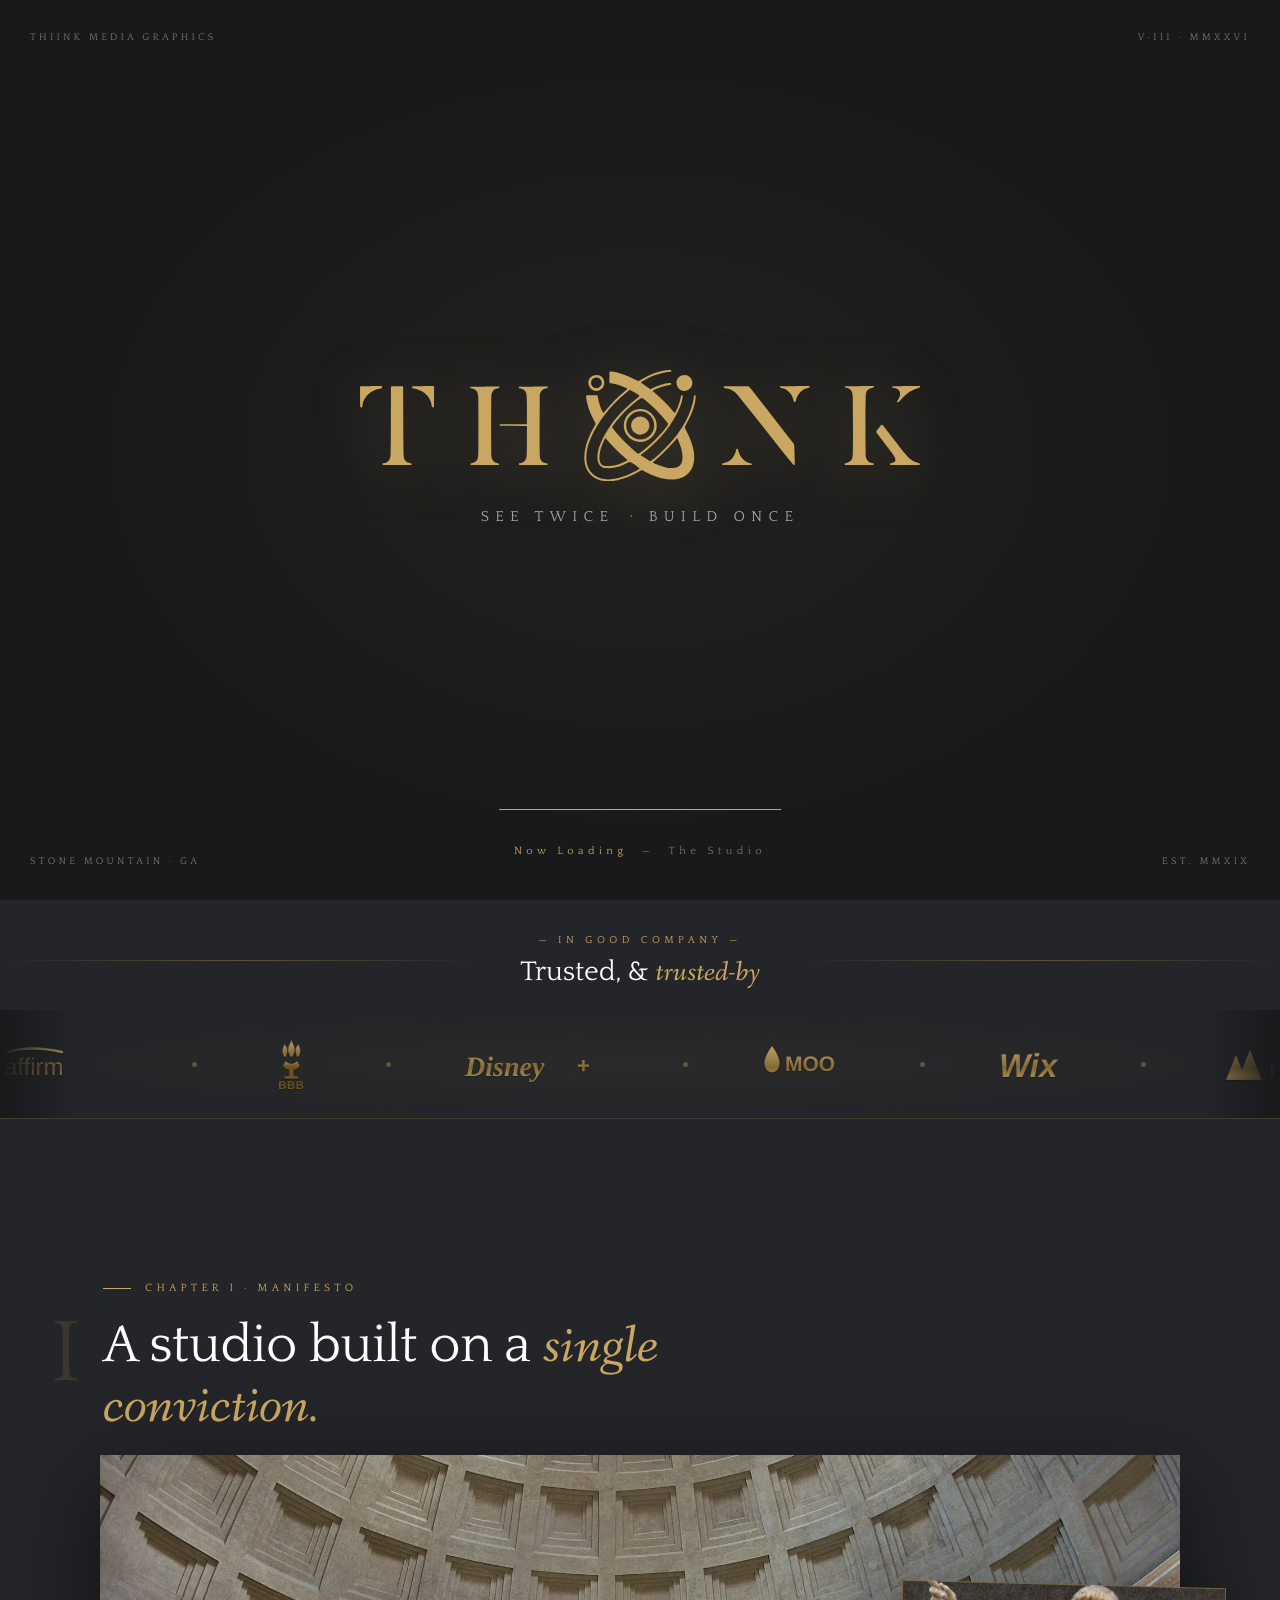
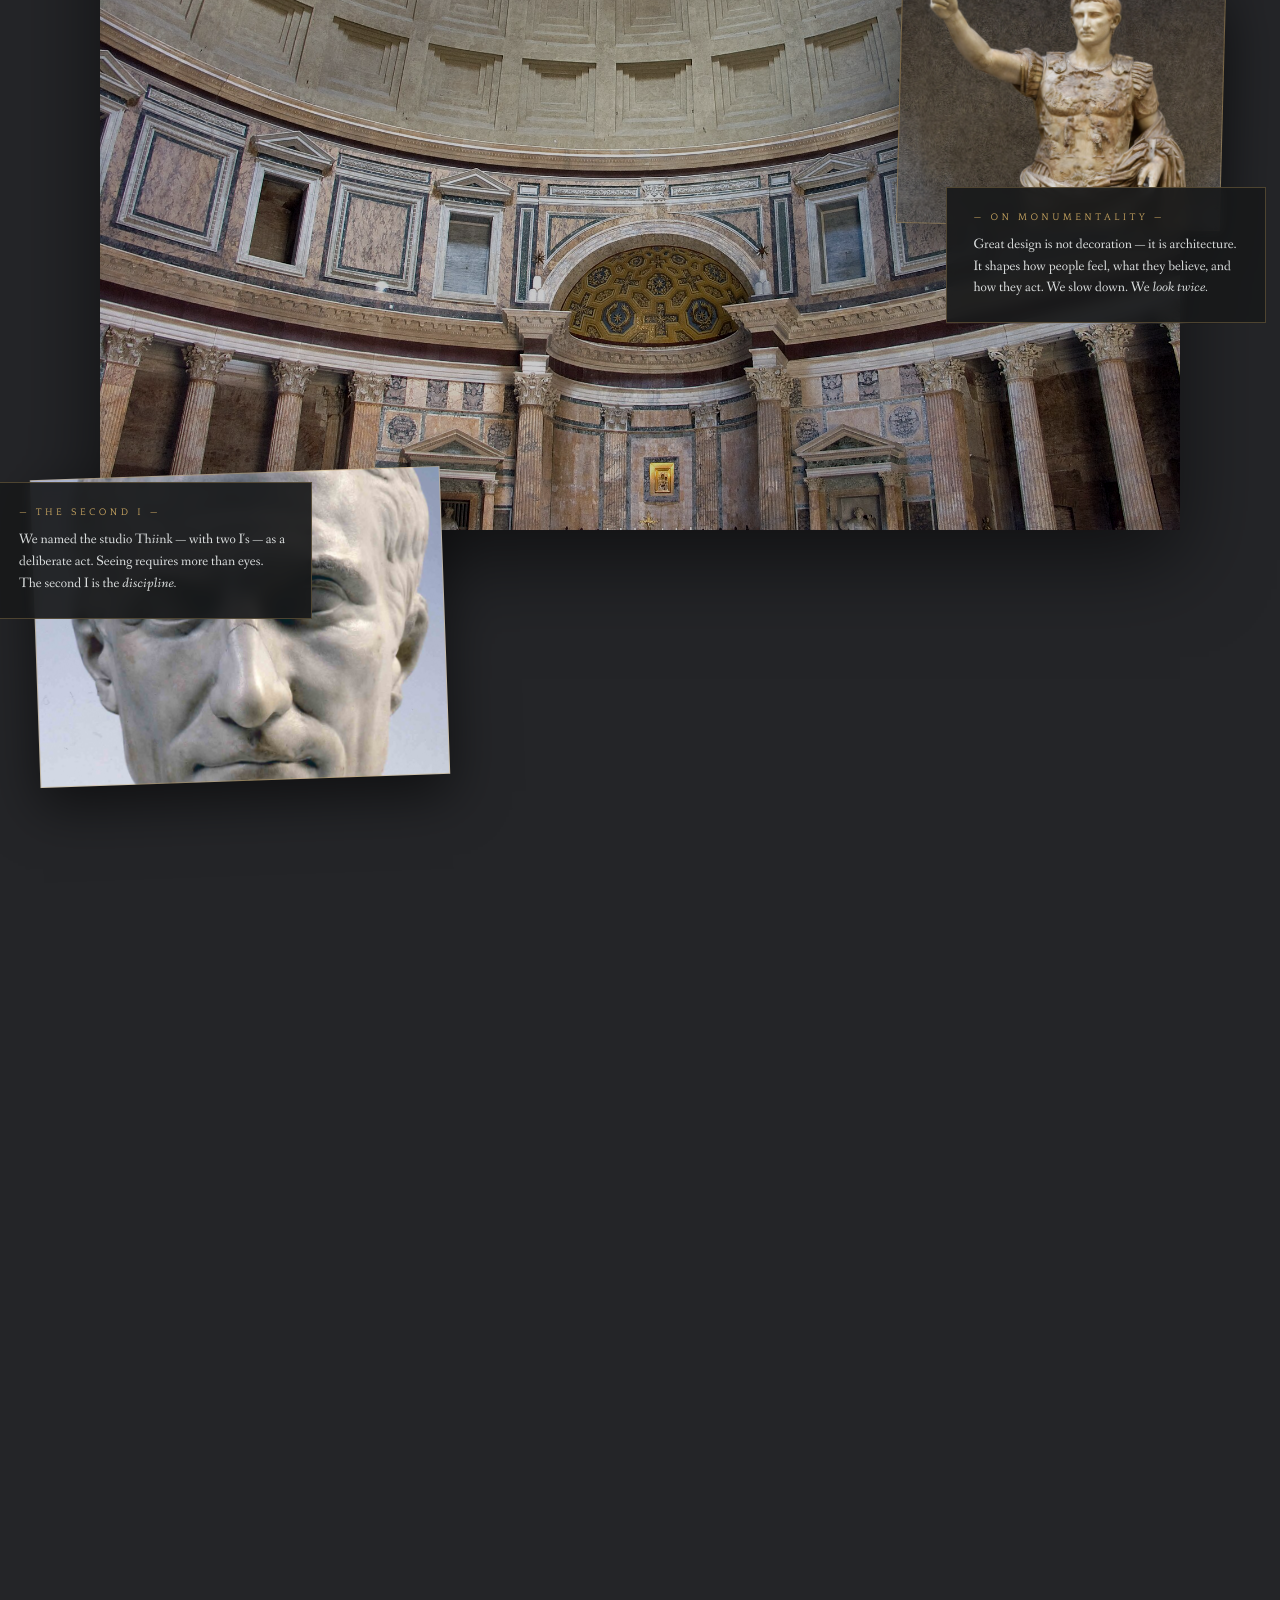
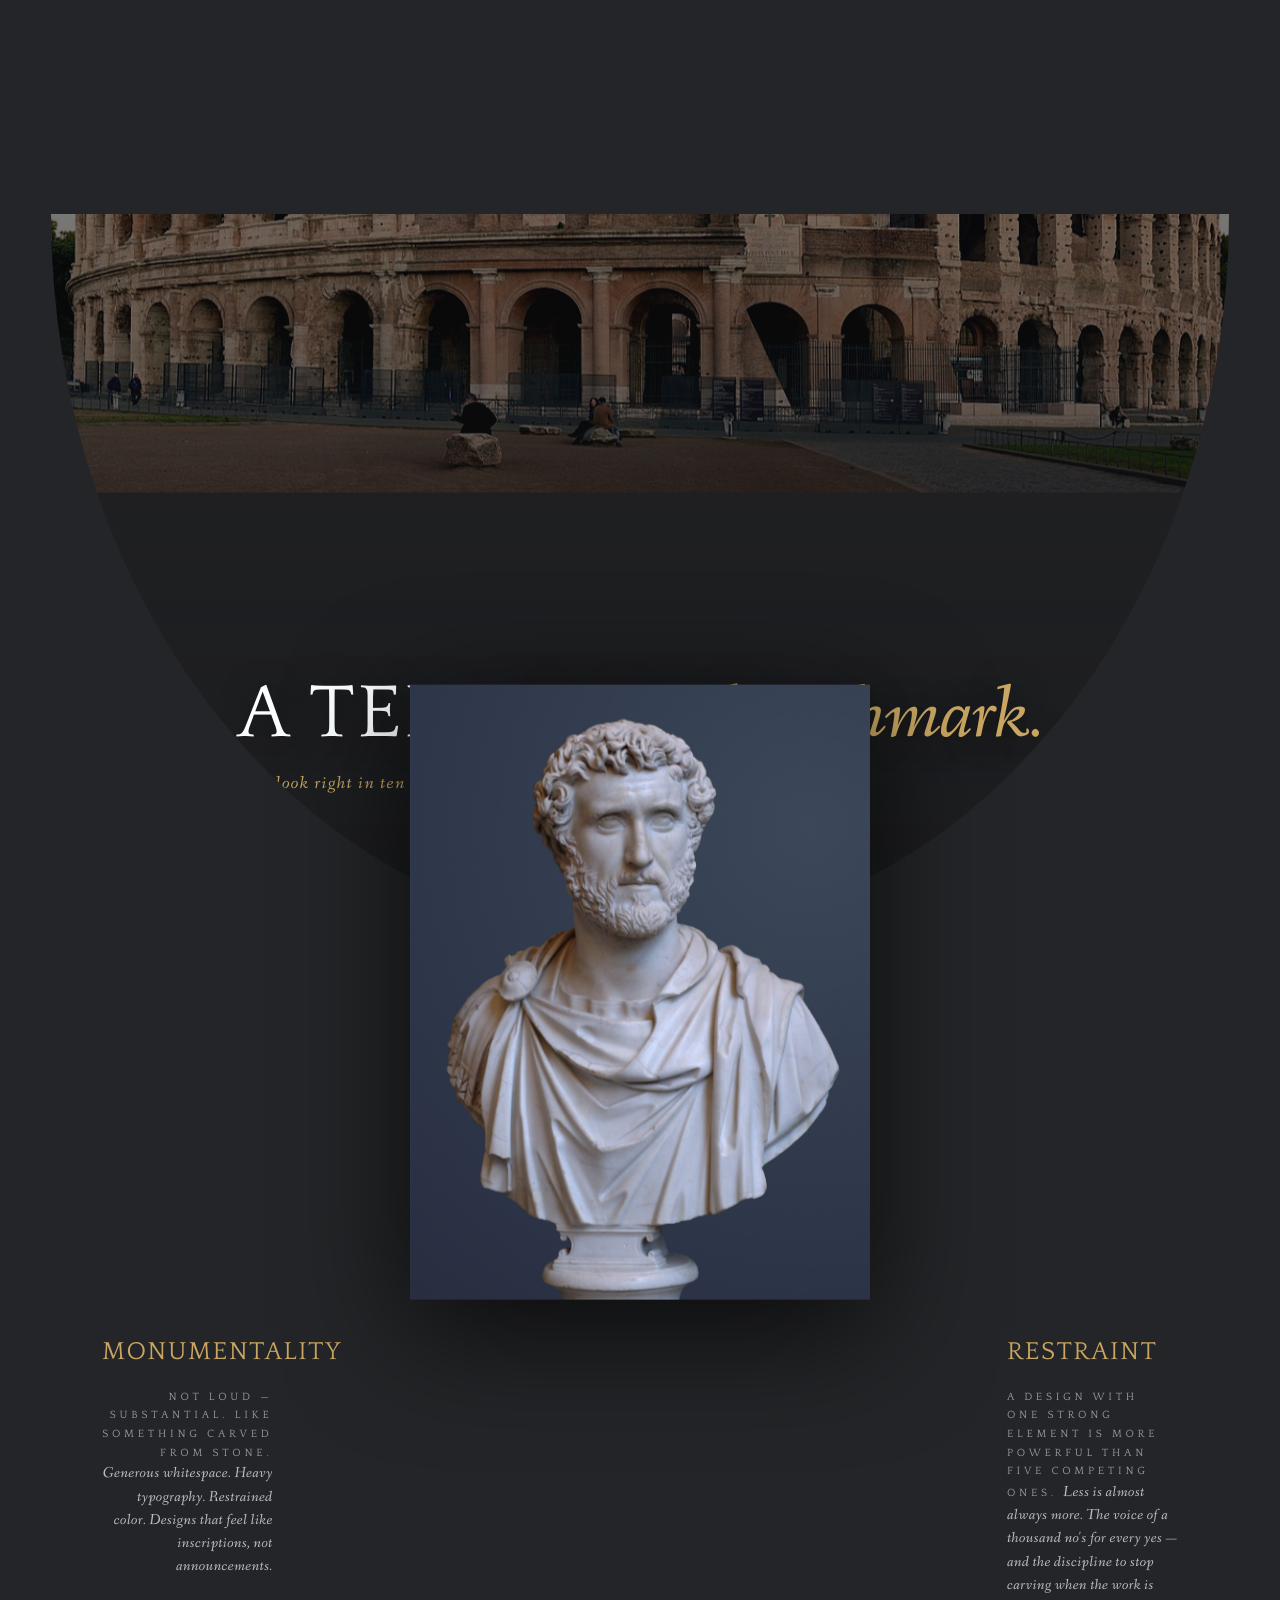
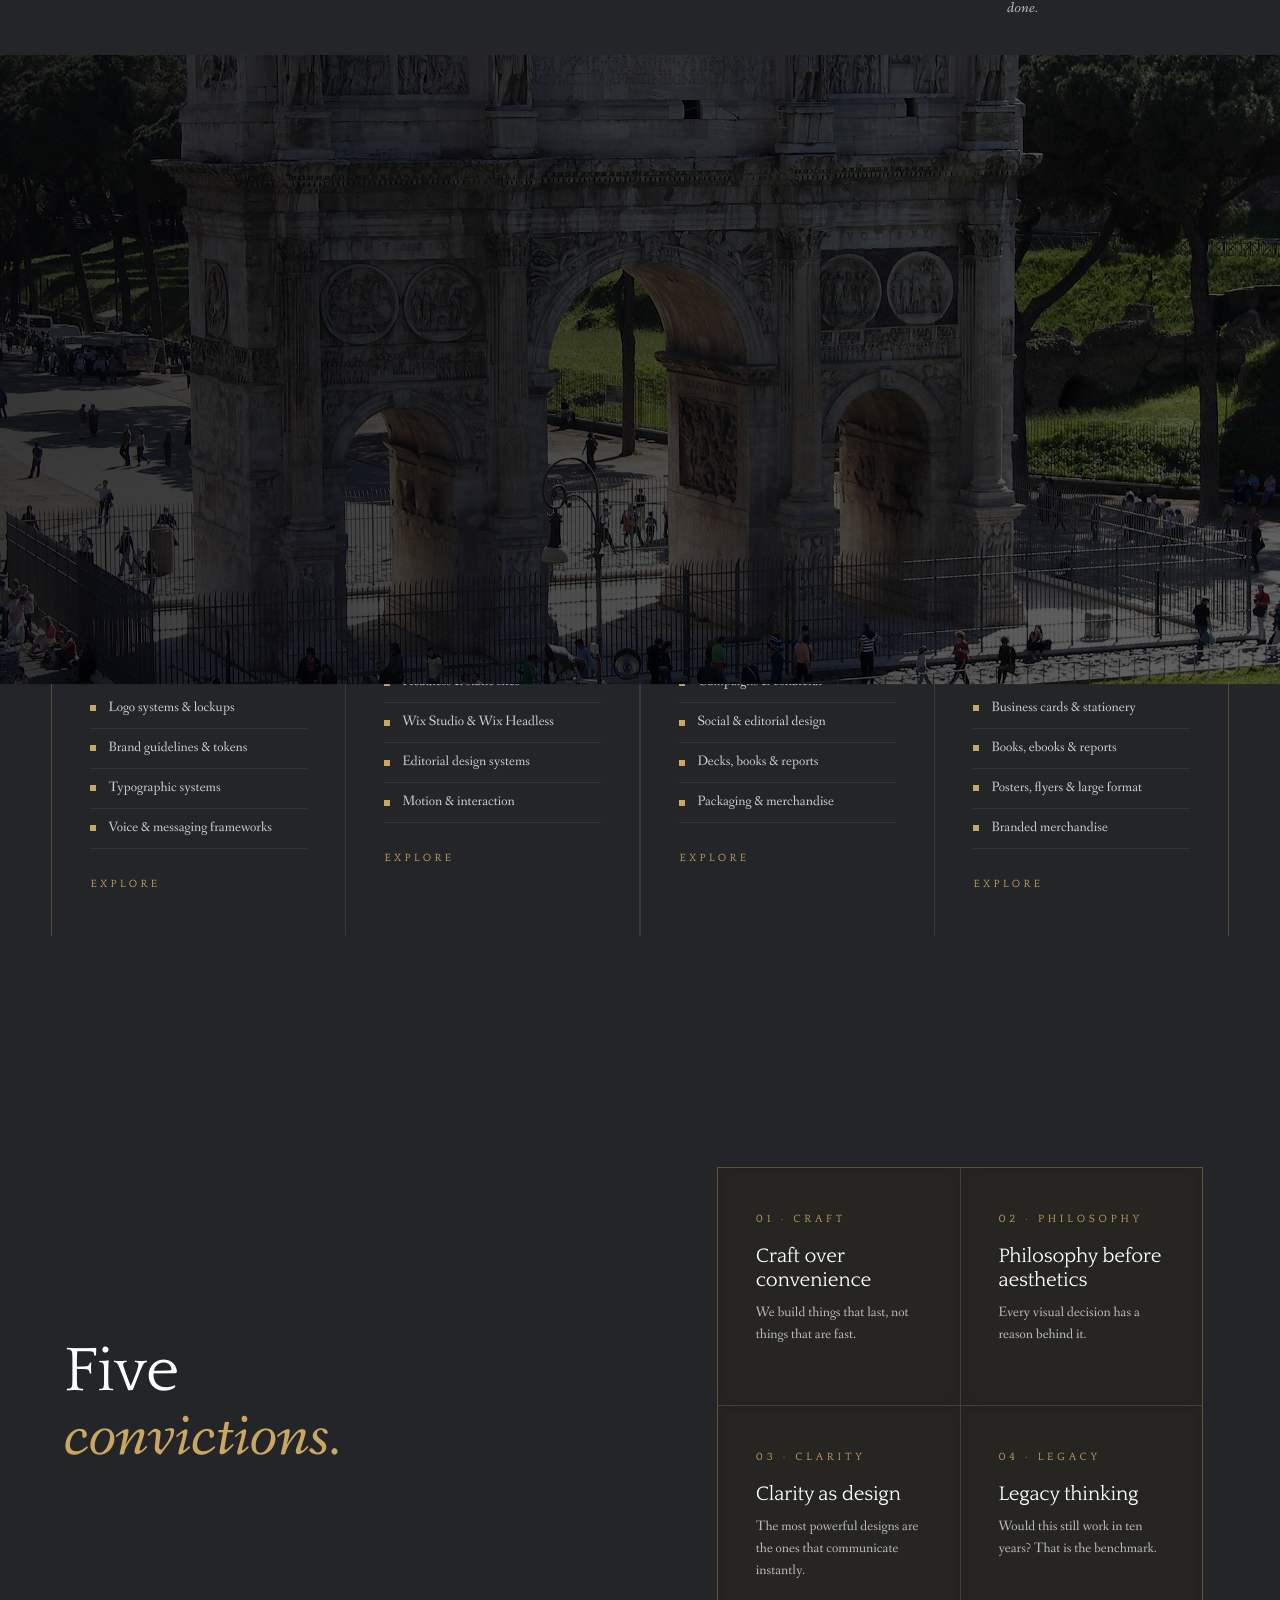
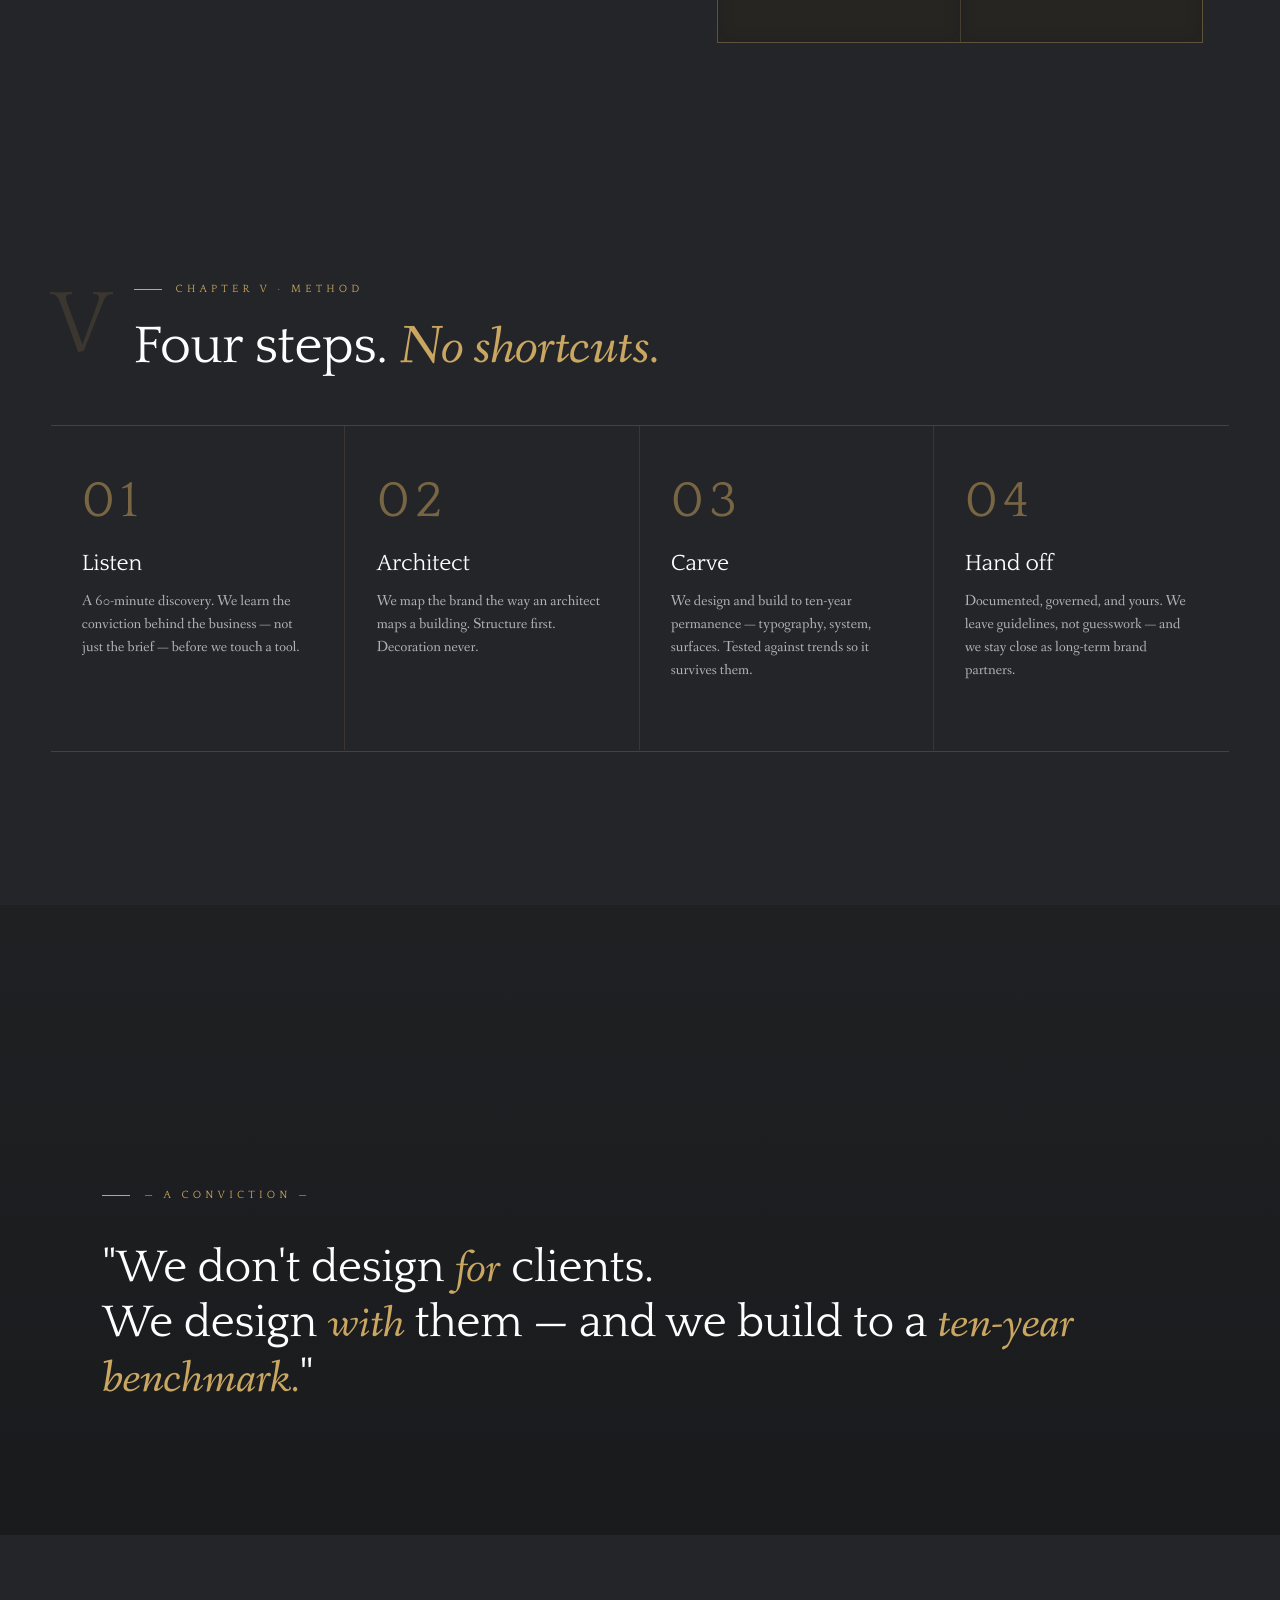
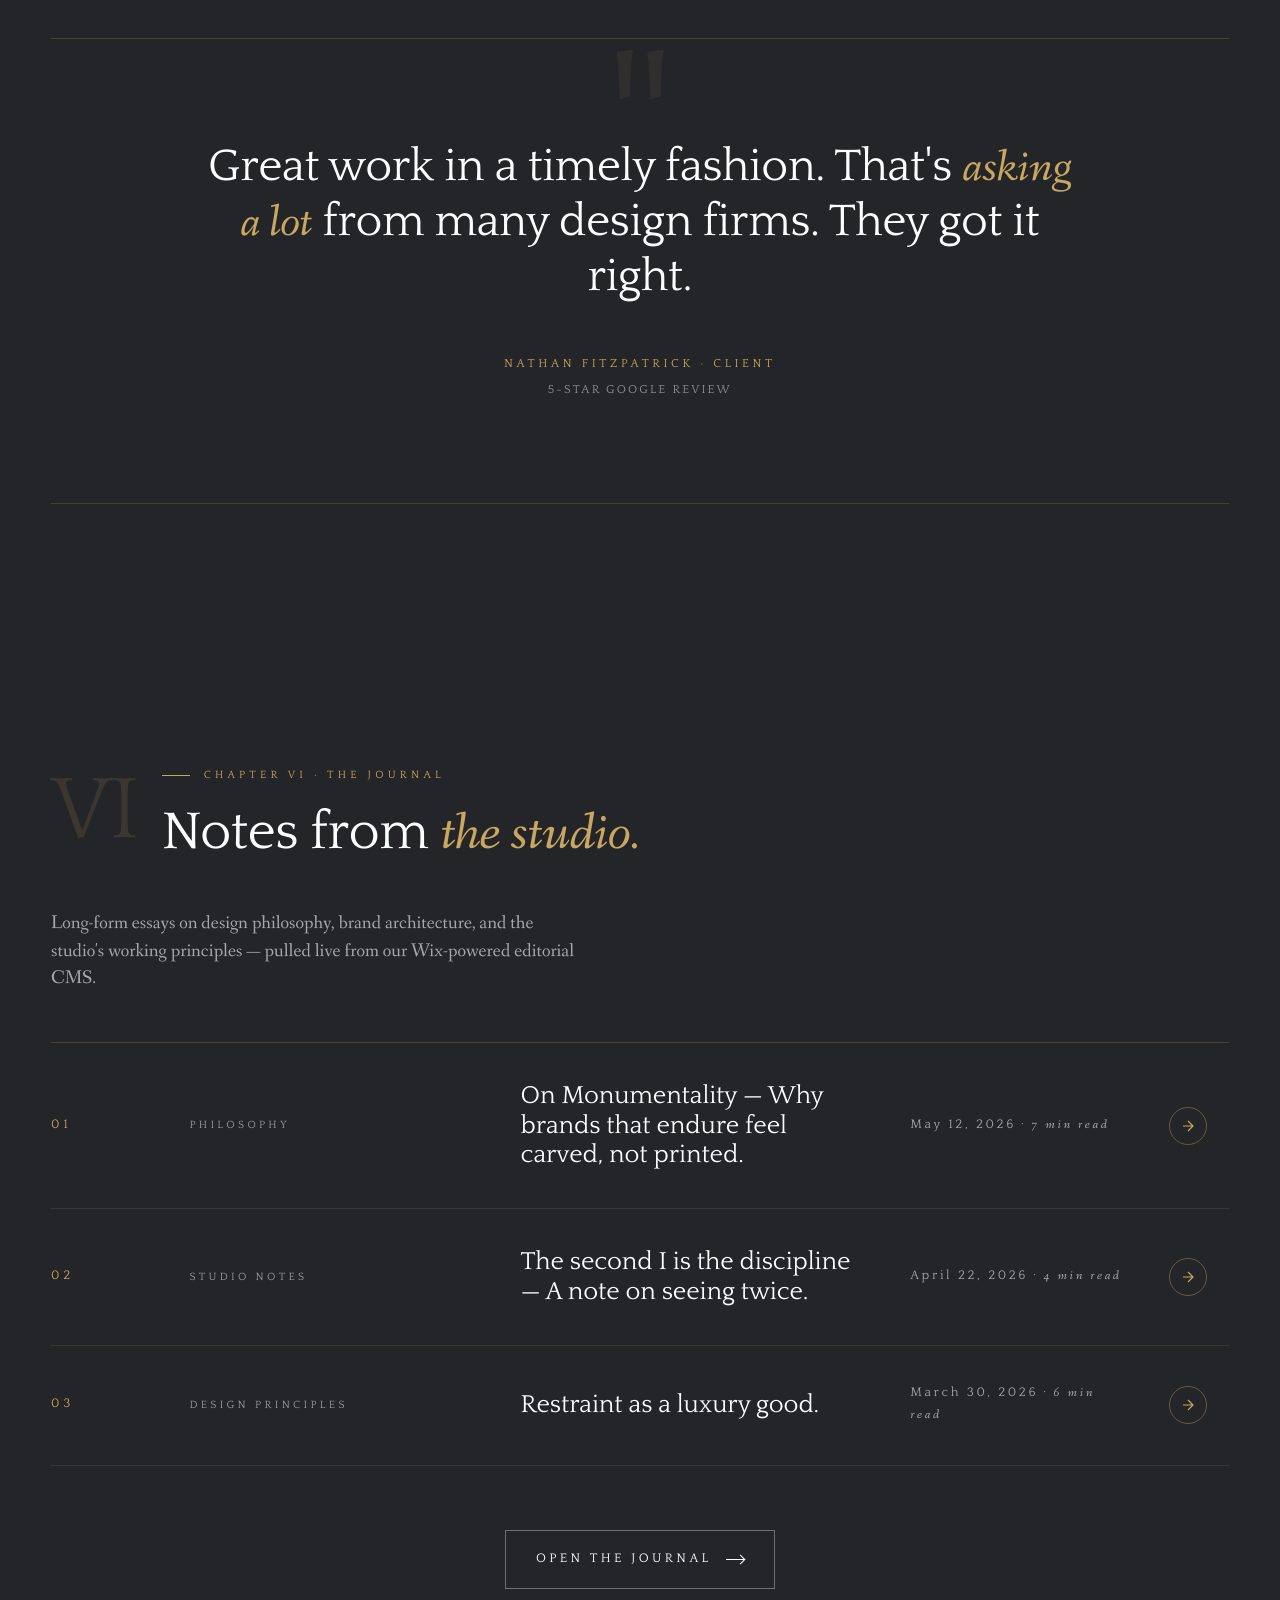
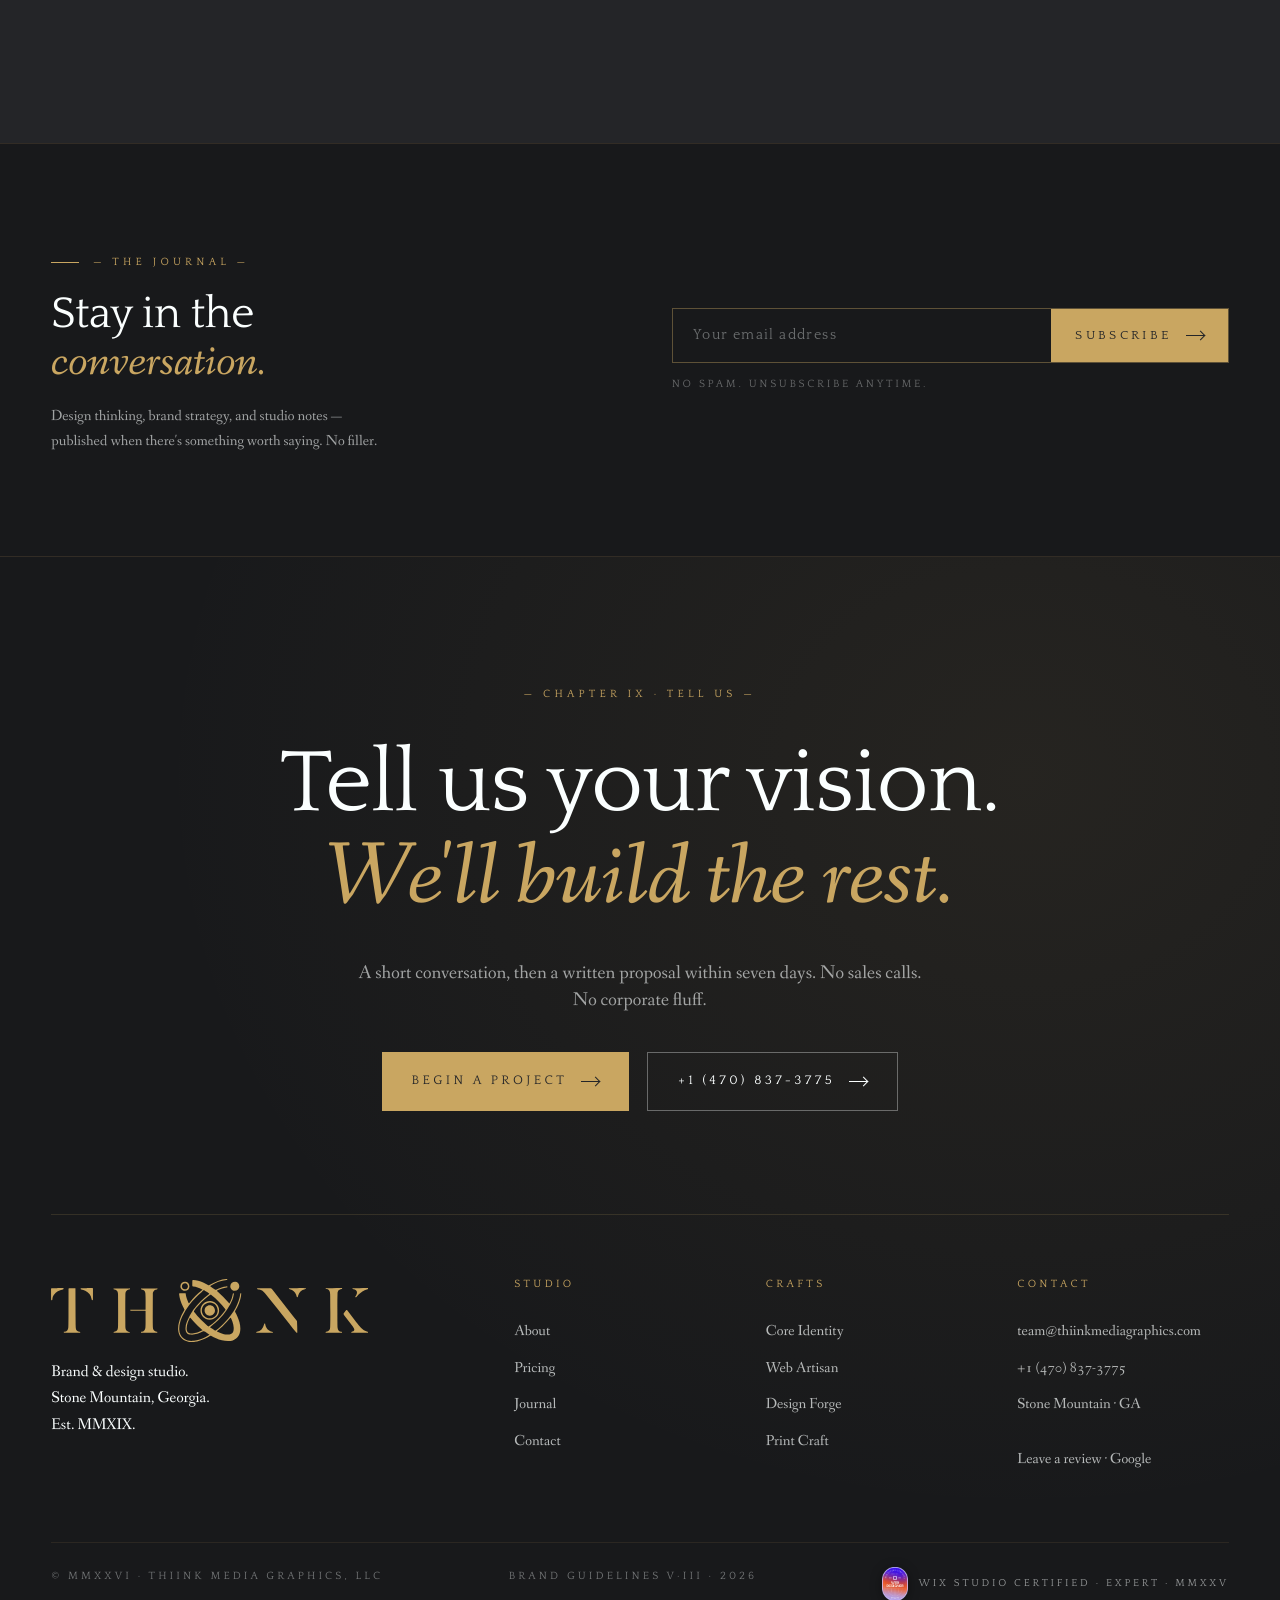
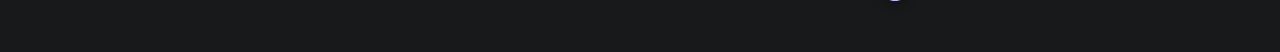
<file: index.html>
<!DOCTYPE html>
<html lang="en">
<head>
  <meta charset="UTF-8" />
  <meta name="viewport" content="width=device-width, initial-scale=1.0" />
  <title>Thiink Media Graphics — Carved from stone, not printed on paper.</title>
  <meta name="description" content="Thiink Media Graphics — a brand and design studio merging ancient design philosophy with modern creative execution. Web Artisan · Design Forge · Print Craft · Core Identity." />

  <!-- Fix #7: Open Graph / Social sharing -->
  <meta property="og:type" content="website" />
  <meta property="og:url" content="https://www.thiinkmediagraphics.com/" />
  <meta property="og:title" content="Thiink Media Graphics — Brand &amp; Design Studio" />
  <meta property="og:description" content="A cinematic brand and design studio in Stone Mountain, Georgia. Architecture, not output." />
  <meta property="og:image" content="https://www.thiinkmediagraphics.com/assets/img/pantheon.jpg" />
  <meta property="og:site_name" content="Thiink Media Graphics" />
  <meta name="twitter:card" content="summary_large_image" />
  <meta name="twitter:title" content="Thiink Media Graphics — Brand &amp; Design Studio" />
  <meta name="twitter:description" content="A cinematic brand and design studio in Stone Mountain, Georgia. Architecture, not output." />
  <meta name="twitter:image" content="https://www.thiinkmediagraphics.com/assets/img/pantheon.jpg" />

  <link rel="stylesheet" href="assets/brand.css" />
  <link rel="icon" href="assets/logos/mark-monogram.svg" type="image/svg+xml" />
</head>
<body data-screen-label="01 Home">

  <!-- ============================================================
       SPLASH — cinematic curtain, real wordmark
       ============================================================ -->
  <div class="splash" role="presentation">
    <span class="splash__corner tl">Thiink Media Graphics</span>
    <span class="splash__corner tr">V·III · MMXXVI</span>
    <span class="splash__corner bl">Stone Mountain · GA</span>
    <span class="splash__corner br">Est. MMXIX</span>

    <div class="splash__inner">
      <span class="splash__wordmark" data-logo="assets/logos/wordmark-greek.svg"></span>
      <div class="splash__tagline">See twice <em>·</em> Build once</div>
    </div>

    <div class="splash__bars"></div>
    <div class="splash__counter">
      <span>Now Loading</span>
      <span>—</span>
      <span>The Studio</span>
    </div>
  </div>

  <!-- ============================================================
       NAV
       ============================================================ -->
  <nav class="site-nav">
    <a href="index.html" class="nav-mark">
      <span class="nav-mark__mono" data-logo="assets/logos/mark-monogram.svg"></span>
      <span class="nav-mark__word">
        Thiink Media Graphics
        <span class="small">V·III · 2026</span>
      </span>
    </a>
    <div class="nav-links">
      <a href="index.html" class="active">Studio</a>
      <a href="about.html">About</a>
      <div class="nav-drop">
        <span class="nav-drop__trigger">Services</span>
        <div class="nav-drop__menu">
          <a href="core-identity.html" class="nav-drop__item">
            <span class="nav-drop__num">01</span>
            <span class="nav-drop__label">
              <span class="nav-drop__name"><em>Core</em> Identity</span>
              <span class="nav-drop__sub">Marks · Type · Color · Voice</span>
            </span>
          </a>
          <a href="web-artisan.html" class="nav-drop__item">
            <span class="nav-drop__num">02</span>
            <span class="nav-drop__label">
              <span class="nav-drop__name"><em>Web</em> Artisan</span>
              <span class="nav-drop__sub">Editorial sites &amp; builds</span>
            </span>
          </a>
          <a href="design-forge.html" class="nav-drop__item">
            <span class="nav-drop__num">03</span>
            <span class="nav-drop__label">
              <span class="nav-drop__name"><em>Design</em> Forge</span>
              <span class="nav-drop__sub">Campaigns · Graphics · Decks</span>
            </span>
          </a>
          <a href="print-craft.html" class="nav-drop__item">
            <span class="nav-drop__num">04</span>
            <span class="nav-drop__label">
              <span class="nav-drop__name"><em>Print</em> Craft</span>
              <span class="nav-drop__sub">Production &amp; merchandise</span>
            </span>
          </a>
        </div>
      </div>
      <a href="portfolio.html">Portfolios</a>
      <a href="pricing.html">Pricing</a>
      <a href="news.html">Journal</a>
    </div>
    <a href="https://form.typeform.com/to/QtfADswh?typeform-source=www.thiinkmediagraphics.com" target="_blank" rel="noopener" class="nav-cta" data-magnetic="8">Begin</a>
    <button class="nav-toggle" aria-label="Menu"><span></span><span></span><span></span></button>
  </nav>

  <!-- ============================================================
       HERO — cinematic, image-dominated, overlapping type
       ============================================================ -->
  <header class="cinema" data-screen-label="hero">
    <div class="cinema__bg"
         style="background-image: url('assets/img/pantheon-oculus.jpg'); background-size: cover; background-position: center 30%;"></div>
    <div class="cinema__veil"></div>

    <!-- scattered annotation labels — Hotel California vibe -->
    <span class="annotation tl">— Folio I —<br/><em>The Studio</em></span>
    <span class="annotation tr">Brand Architects<br/><em>Est. MMXIX</em></span>
    <span class="annotation ml gold">25+<br/>Brands<br/>Built</span>
    <span class="annotation mr">Stone Mountain<br/>Georgia · USA</span>
    <span class="annotation bl">— Voice —<br/><em>Spartan · Philosophical</em><br/><em>Mentor · Confident</em></span>
    <span class="annotation br">— V·III · 2026 —<br/><em>Brand Edition</em></span>

    <div class="cinema__inner wrap">
      <div style="text-align:center; margin-bottom: 18px;">
        <span class="eyebrow plain" style="justify-content:center;">— V·III · MMXXVI — A Brand Studio —</span>
      </div>

      <h1 class="overlap-title">
        <span class="line-mask"><span>CARVED</span></span>
        <span class="line-mask"><span>FROM STONE</span></span>
        <em class="line-mask"><span>not printed on paper.</span></em>
      </h1>

      <div style="text-align:center; margin-top: clamp(40px, 5vw, 70px);">
        <p class="lede" style="max-width: 56ch; margin: 0 auto 36px; color: rgba(251,255,255,.78);">
          We merge ancient design philosophy with modern creative execution — so the work doesn't compete, it endures. Built to a ten-year benchmark.
        </p>
        <div class="hero__cta-row" style="justify-content:center;">
          <a href="#begin" class="btn btn--gold" data-magnetic="10">Tell us your vision <span class="arrow"></span></a>
          <a href="#chapters" class="btn btn--ghost">View the work <span class="arrow"></span></a>
        </div>
      </div>
    </div>

    <div class="hero__scroll">Scroll</div>
  </header>

  <!-- ============================================================
       TICKER — running credit reel
       ============================================================ -->
  <!-- ============================================================
       BRAND PARTNERSHIPS — second marquee, logos in gold
       ============================================================ -->
  <div class="partners">
    <div class="partners__rail wrap">
      <span class="partners__rule" aria-hidden="true"></span>
      <div class="partners__heading">
        <span class="partners__eyebrow">— In good company —</span>
        <h3 class="partners__title">Trusted, &amp; <em>trusted-by</em></h3>
      </div>
      <span class="partners__rule" aria-hidden="true"></span>
    </div>
    <!-- shared gold-foil gradient for inline SVG logos -->
    <svg width="0" height="0" aria-hidden="true" focusable="false" style="position:absolute;overflow:hidden">
      <defs>
        <linearGradient id="gfoil" x1="0" y1="0" x2="0" y2="44" gradientUnits="userSpaceOnUse">
          <stop offset="0%"   stop-color="#e8c872"/>
          <stop offset="30%"  stop-color="#c9a661"/>
          <stop offset="58%"  stop-color="#9c7c38"/>
          <stop offset="80%"  stop-color="#c5a45a"/>
          <stop offset="100%" stop-color="#7c5e1e"/>
        </linearGradient>
      </defs>
    </svg>
    <div class="marquee partners__marquee">
      <div class="marquee__track partners__track">
        <span class="partner-logo" aria-label="Affirm"><svg xmlns="http://www.w3.org/2000/svg" width="120" height="44" viewBox="0 0 120 44"><path d="M8 10 Q30 3 62 10" stroke="url(#gfoil)" stroke-width="2.5" fill="none" stroke-linecap="round"/><text x="4" y="33" font-family="Helvetica Neue,Helvetica,Arial,sans-serif" font-weight="500" font-size="24" fill="url(#gfoil)">affirm</text></svg></span>
        <span class="partner-sep" aria-hidden="true"></span>
        <span class="partner-logo partner-logo--tall" aria-label="Better Business Bureau"><svg xmlns="http://www.w3.org/2000/svg" width="64" height="80" viewBox="0 0 64 80"><rect x="29" y="42" width="6" height="18" rx="2" fill="url(#gfoil)"/><rect x="22" y="57" width="20" height="4" rx="2" fill="url(#gfoil)"/><path d="M20 42 Q22 48 32 48 Q42 48 44 42 L40 36 Q36 40 32 40 Q28 40 24 36Z" fill="url(#gfoil)"/><path d="M32 6 C30 12 26 16 28 24 C29 28 32 30 32 30 C32 30 35 28 36 24 C38 16 34 12 32 6Z" fill="url(#gfoil)"/><path d="M22 12 C20 17 18 20 20 26 C21 29 24 30 24 30 C24 28 26 25 26 22 C27 17 24 14 22 12Z" fill="url(#gfoil)"/><path d="M42 12 C44 17 46 20 44 26 C43 29 40 30 40 30 C40 28 38 25 38 22 C37 17 40 14 42 12Z" fill="url(#gfoil)"/><text x="32" y="76" text-anchor="middle" font-family="Arial Black,Arial,sans-serif" font-weight="900" font-size="16" letter-spacing="1" fill="url(#gfoil)">BBB</text></svg></span>
        <span class="partner-sep" aria-hidden="true"></span>
        <span class="partner-logo" aria-label="Disney+"><svg xmlns="http://www.w3.org/2000/svg" width="148" height="44" viewBox="0 0 148 44"><text x="2" y="34" font-family="Palatino Linotype,Palatino,Book Antiqua,Georgia,serif" font-style="italic" font-weight="700" font-size="28" fill="url(#gfoil)">Disney</text><text x="114" y="31" font-family="Arial Black,Arial,sans-serif" font-weight="900" font-size="22" fill="url(#gfoil)">+</text></svg></span>
        <span class="partner-sep" aria-hidden="true"></span>
        <span class="partner-logo" aria-label="MOO"><svg xmlns="http://www.w3.org/2000/svg" width="88" height="44" viewBox="0 0 88 44"><path d="M12 4C12 4 4.5 14 4.5 20.5C4.5 26.9 7.9 30.5 12 30.5C16.1 30.5 19.5 26.9 19.5 20.5C19.5 14 12 4 12 4Z" fill="url(#gfoil)"/><text x="25" y="29" font-family="Arial Black,sans-serif" font-weight="900" font-size="21" fill="url(#gfoil)">MOO</text></svg></span>
        <span class="partner-sep" aria-hidden="true"></span>
        <span class="partner-logo" aria-label="Wix"><svg xmlns="http://www.w3.org/2000/svg" width="72" height="44" viewBox="0 0 72 44"><text x="2" y="35" font-family="Arial Black,sans-serif" font-weight="900" font-style="italic" font-size="33" fill="url(#gfoil)">Wix</text></svg></span>
        <span class="partner-sep" aria-hidden="true"></span>
        <span class="partner-logo" aria-label="Printful"><svg xmlns="http://www.w3.org/2000/svg" width="168" height="44" viewBox="0 0 168 44"><polygon points="8,38 18,13 28,38" fill="url(#gfoil)"/><polygon points="20,38 32,8 44,38" fill="url(#gfoil)"/><text x="52" y="34" font-family="Arial,sans-serif" font-weight="700" font-size="16" letter-spacing="2.5" fill="url(#gfoil)">PRINTFUL</text></svg></span>
        <span class="partner-sep" aria-hidden="true"></span>
        <span class="partner-logo" aria-hidden="true"><svg xmlns="http://www.w3.org/2000/svg" width="120" height="44" viewBox="0 0 120 44"><path d="M8 10 Q30 3 62 10" stroke="url(#gfoil)" stroke-width="2.5" fill="none" stroke-linecap="round"/><text x="4" y="33" font-family="Helvetica Neue,Helvetica,Arial,sans-serif" font-weight="500" font-size="24" fill="url(#gfoil)">affirm</text></svg></span>
        <span class="partner-sep" aria-hidden="true"></span>
        <span class="partner-logo partner-logo--tall" aria-hidden="true"><svg xmlns="http://www.w3.org/2000/svg" width="64" height="80" viewBox="0 0 64 80"><rect x="29" y="42" width="6" height="18" rx="2" fill="url(#gfoil)"/><rect x="22" y="57" width="20" height="4" rx="2" fill="url(#gfoil)"/><path d="M20 42 Q22 48 32 48 Q42 48 44 42 L40 36 Q36 40 32 40 Q28 40 24 36Z" fill="url(#gfoil)"/><path d="M32 6 C30 12 26 16 28 24 C29 28 32 30 32 30 C32 30 35 28 36 24 C38 16 34 12 32 6Z" fill="url(#gfoil)"/><path d="M22 12 C20 17 18 20 20 26 C21 29 24 30 24 30 C24 28 26 25 26 22 C27 17 24 14 22 12Z" fill="url(#gfoil)"/><path d="M42 12 C44 17 46 20 44 26 C43 29 40 30 40 30 C40 28 38 25 38 22 C37 17 40 14 42 12Z" fill="url(#gfoil)"/><text x="32" y="76" text-anchor="middle" font-family="Arial Black,Arial,sans-serif" font-weight="900" font-size="16" letter-spacing="1" fill="url(#gfoil)">BBB</text></svg></span>
        <span class="partner-sep" aria-hidden="true"></span>
        <span class="partner-logo" aria-hidden="true"><svg xmlns="http://www.w3.org/2000/svg" width="148" height="44" viewBox="0 0 148 44"><text x="2" y="34" font-family="Palatino Linotype,Palatino,Book Antiqua,Georgia,serif" font-style="italic" font-weight="700" font-size="28" fill="url(#gfoil)">Disney</text><text x="114" y="31" font-family="Arial Black,Arial,sans-serif" font-weight="900" font-size="22" fill="url(#gfoil)">+</text></svg></span>
        <span class="partner-sep" aria-hidden="true"></span>
        <span class="partner-logo" aria-hidden="true"><svg xmlns="http://www.w3.org/2000/svg" width="88" height="44" viewBox="0 0 88 44"><path d="M12 4C12 4 4.5 14 4.5 20.5C4.5 26.9 7.9 30.5 12 30.5C16.1 30.5 19.5 26.9 19.5 20.5C19.5 14 12 4 12 4Z" fill="url(#gfoil)"/><text x="25" y="29" font-family="Arial Black,sans-serif" font-weight="900" font-size="21" fill="url(#gfoil)">MOO</text></svg></span>
        <span class="partner-sep" aria-hidden="true"></span>
        <span class="partner-logo" aria-hidden="true"><svg xmlns="http://www.w3.org/2000/svg" width="72" height="44" viewBox="0 0 72 44"><text x="2" y="35" font-family="Arial Black,sans-serif" font-weight="900" font-style="italic" font-size="33" fill="url(#gfoil)">Wix</text></svg></span>
        <span class="partner-sep" aria-hidden="true"></span>
        <span class="partner-logo" aria-hidden="true"><svg xmlns="http://www.w3.org/2000/svg" width="168" height="44" viewBox="0 0 168 44"><polygon points="8,38 18,13 28,38" fill="url(#gfoil)"/><polygon points="20,38 32,8 44,38" fill="url(#gfoil)"/><text x="52" y="34" font-family="Arial,sans-serif" font-weight="700" font-size="16" letter-spacing="2.5" fill="url(#gfoil)">PRINTFUL</text></svg></span>
      </div>
    </div>
  </div>

  <!-- ============================================================
       I · MANIFESTO — overlapping classical painting collage
       ============================================================ -->
  <section class="section" id="chapters">
    <div class="wrap">
      <div class="kicker-row" data-reveal>
        <span class="roman">I</span>
        <div>
          <span class="eyebrow">Chapter I · Manifesto</span>
          <h2 class="section-title mt-s">A studio built on a <em>single conviction.</em></h2>
        </div>
      </div>
    </div>

    <div class="collage">
      <div class="collage__plate" data-reveal>
        <div class="collage__main"
             data-parallax="0.12"
             style="background-image: url('assets/img/pantheon.jpg');"></div>

        <div class="collage__inset a"
             style="background-image: url('assets/img/caesar.jpg'); background-position: center 25%;"></div>

        <div class="collage__inset b"
             style="background-image: url('assets/img/augustus.jpg'); background-position: center 15%;"></div>

        <div class="collage__note right">
          <span class="label">— On Monumentality —</span>
          Great design is not decoration — it is architecture. It shapes how people feel, what they believe, and how they act. We slow down. We <em class="serif-italic">look twice.</em>
        </div>

        <div class="collage__note left">
          <span class="label">— The Second I —</span>
          We named the studio Th<em class="serif-italic">ii</em>nk — with two I's — as a deliberate act. Seeing requires more than eyes. The second I is the <em class="serif-italic">discipline.</em>
        </div>
      </div>
    </div>
  </section>

  <!-- ============================================================
       STATS BAND
       ============================================================ -->
  <section class="section--tight">
    <div class="wrap">
      <div class="stats" data-reveal="fade">
        <div class="stat">
          <div class="stat__num"><span data-count="25" data-count-suffix="+">25+</span></div>
          <div class="stat__label">Brands built · 2019—2026</div>
        </div>
        <div class="stat">
          <div class="stat__num"><span data-count="5">5</span><sub>★</sub></div>
          <div class="stat__label">Google rating · five-star average</div>
        </div>
        <div class="stat">
          <div class="stat__num"><span data-count="10" data-count-suffix=" yr">10 yr</span></div>
          <div class="stat__label">The design benchmark we build to</div>
        </div>
        <div class="stat">
          <div class="stat__num"><em>II</em></div>
          <div class="stat__label">I's in the name · the discipline</div>
        </div>
      </div>
    </div>
  </section>

  <!-- ============================================================
       II · DOME + FLOATING BUST — Rulers-of-Rome vibe
       ============================================================ -->
  <section class="section" style="padding-bottom: 0;">
    <div class="wrap">
      <div class="kicker-row" data-reveal>
        <span class="roman">II</span>
        <div>
          <span class="eyebrow">Chapter II · The Method</span>
          <h2 class="section-title mt-s" style="text-align:center; margin-inline:auto;">RULES OF THE <em>STUDIO</em></h2>
          <p class="muted center mt-s" style="margin: 14px auto 0; max-width: 50ch; font-style: italic; font-family: var(--font-body);">Philosophia ante aesthetica — philosophy before aesthetics.</p>
        </div>
      </div>
    </div>

    <div class="dome" data-reveal="fade">
      <div class="dome__img" data-parallax="0.15"
           style="background-image: url('assets/img/colosseum.jpg');"></div>
      <div class="dome__veil"></div>
      <div class="dome__caption">
        <h3 class="dome__title">A TEN-YEAR <em style="font-family: var(--font-body); font-style: italic; color: var(--gold); text-transform: none; letter-spacing: -0.02em;">benchmark.</em></h3>
        <p class="dome__sub">Would this still look right in ten years? That is the test.</p>
      </div>
    </div>

    <div class="float-bust">
      <span class="float-bust__caption l" data-reveal="left">
        <span class="h">Monumentality</span>
        Not loud — substantial. Like something carved from stone.
        <span class="body">Generous whitespace. Heavy typography. Restrained color. Designs that feel like inscriptions, not announcements.</span>
      </span>

      <div class="img" style="background-image: url('assets/img/antoninus.jpg'); background-position: center 12%;" data-parallax="0.08"></div>

      <span class="float-bust__caption r" data-reveal="right">
        <span class="h">Restraint</span>
        A design with one strong element is more powerful than five competing ones.
        <span class="body">Less is almost always more. The voice of a thousand no's for every yes — and the discipline to stop carving when the work is done.</span>
      </span>
    </div>
  </section>

  <!-- ============================================================
       III · SERVICES (four crafts) — as photo portraits + grid
       ============================================================ -->
  <section class="section">
    <div class="wrap">
      <div class="kicker-row" data-reveal>
        <span class="roman">III</span>
        <div>
          <span class="eyebrow">Chapter III · Four Crafts</span>
          <h2 class="section-title mt-s">Four crafts. <em>One studio.</em></h2>
        </div>
      </div>

      <div class="svc-grid">
        <article class="svc" data-reveal>
          <div class="svc__num">01 · Identity</div>
          <h3 class="svc__name"><em>Core</em> Identity</h3>
          <p class="svc__copy">The architecture of the brand: marks, typography, color systems, voice. Built to be inherited, not redesigned.</p>
          <ul class="svc__list">
            <li>Logo systems &amp; lockups</li>
            <li>Brand guidelines &amp; tokens</li>
            <li>Typographic systems</li>
            <li>Voice &amp; messaging frameworks</li>
          </ul>
          <a href="core-identity.html" class="svc__more">Explore <span class="arrow"></span></a>
        </article>

        <article class="svc" data-reveal data-reveal-delay="1">
          <div class="svc__num">02 · Digital</div>
          <h3 class="svc__name"><em>Web</em> Artisan</h3>
          <p class="svc__copy">Websites that read like editorial and behave like product. We design the structure, then build it to last.</p>
          <ul class="svc__list">
            <li>Headless &amp; static sites</li>
            <li>Wix Studio &amp; Wix Headless</li>
            <li>Editorial design systems</li>
            <li>Motion &amp; interaction</li>
          </ul>
          <a href="web-artisan.html" class="svc__more">Explore <span class="arrow"></span></a>
        </article>

        <article class="svc" data-reveal data-reveal-delay="2">
          <div class="svc__num">03 · Graphics</div>
          <h3 class="svc__name"><em>Design</em> Forge</h3>
          <p class="svc__copy">Campaigns, social, decks, books and reports — production designed with the same intention as the identity.</p>
          <ul class="svc__list">
            <li>Campaigns &amp; collateral</li>
            <li>Social &amp; editorial design</li>
            <li>Decks, books &amp; reports</li>
            <li>Packaging &amp; merchandise</li>
          </ul>
          <a href="design-forge.html" class="svc__more">Explore <span class="arrow"></span></a>
        </article>

        <article class="svc" data-reveal data-reveal-delay="3">
          <div class="svc__num">04 · Print</div>
          <h3 class="svc__name"><em>Print</em> Craft</h3>
          <p class="svc__copy">Print production with international shipping. Cards, books, posters and branded objects — held to the same standard as the screen.</p>
          <ul class="svc__list">
            <li>Business cards &amp; stationery</li>
            <li>Books, ebooks &amp; reports</li>
            <li>Posters, flyers &amp; large format</li>
            <li>Branded merchandise</li>
          </ul>
          <a href="print-craft.html" class="svc__more">Explore <span class="arrow"></span></a>
        </article>
      </div>
    </div>
  </section>

  <!-- ============================================================
       IV · VALUES — image grid (Serenity vibe)
       ============================================================ -->
  <section style="position: relative;">
    <div class="imgrid" data-reveal="fade">
      <div class="imgrid__photo"
           data-parallax="0.18"
           style="background-image: url('assets/img/roman-arch.jpg');"></div>

      <h2 class="imgrid__title">Five <em>convictions.</em></h2>

      <div class="imgrid__content">
        <div class="imgrid__cell">
          <span class="num">01 · Craft</span>
          <h4>Craft over convenience</h4>
          <p>We build things that last, not things that are fast.</p>
        </div>
        <div class="imgrid__cell">
          <span class="num">02 · Philosophy</span>
          <h4>Philosophy before aesthetics</h4>
          <p>Every visual decision has a reason behind it.</p>
        </div>
        <div class="imgrid__cell">
          <span class="num">03 · Clarity</span>
          <h4>Clarity as design</h4>
          <p>The most powerful designs are the ones that communicate instantly.</p>
        </div>
        <div class="imgrid__cell">
          <span class="num">04 · Legacy</span>
          <h4>Legacy thinking</h4>
          <p>Would this still work in ten years? That is the benchmark.</p>
        </div>
      </div>
    </div>
  </section>

  <!-- ============================================================
       V · PROCESS — 4 steps
       ============================================================ -->
  <section class="section">
    <div class="wrap">
      <div class="kicker-row" data-reveal>
        <span class="roman">V</span>
        <div>
          <span class="eyebrow">Chapter V · Method</span>
          <h2 class="section-title mt-s">Four steps. <em>No shortcuts.</em></h2>
        </div>
      </div>

      <div class="process">
        <div class="process__step" data-reveal>
          <div class="process__num">01</div>
          <h3 class="process__title">Listen</h3>
          <p class="process__body">A 60-minute discovery. We learn the conviction behind the business — not just the brief — before we touch a tool.</p>
        </div>
        <div class="process__step" data-reveal data-reveal-delay="1">
          <div class="process__num">02</div>
          <h3 class="process__title">Architect</h3>
          <p class="process__body">We map the brand the way an architect maps a building. Structure first. Decoration never.</p>
        </div>
        <div class="process__step" data-reveal data-reveal-delay="2">
          <div class="process__num">03</div>
          <h3 class="process__title">Carve</h3>
          <p class="process__body">We design and build to ten-year permanence — typography, system, surfaces. Tested against trends so it survives them.</p>
        </div>
        <div class="process__step" data-reveal data-reveal-delay="3">
          <div class="process__num">04</div>
          <h3 class="process__title">Hand off</h3>
          <p class="process__body">Documented, governed, and yours. We leave guidelines, not guesswork — and we stay close as long-term brand partners.</p>
        </div>
      </div>
    </div>
  </section>

  <!-- ============================================================
       FULL-BLEED CINEMATIC QUOTE
       ============================================================ -->
  <section class="full-bleed parallax">
    <div class="full-bleed__img" data-parallax="0.22"
         style="background-image: url('assets/img/augustus.jpg'); background-position: center 20%;"></div>
    <div class="full-bleed__overlay"></div>
    <div class="full-bleed__caption wrap" data-reveal>
      <span class="eyebrow">— A Conviction —</span>
      <p class="pullquote mt-m">
        "We don't design <em>for</em> clients.<br/>
        We design <em>with</em> them — and we build to a <em>ten-year benchmark.</em>"
      </p>
    </div>
  </section>

  <!-- ============================================================
       TESTIMONIAL
       ============================================================ -->
  <section class="section--tight">
    <div class="wrap">
      <div class="testimonial" data-reveal>
        <span class="testimonial__mark">"</span>
        <div class="testimonial__body">
          <p class="pullquote">
            Great work in a timely fashion. That's <em>asking a lot</em> from many design firms. They got it right.
          </p>
          <div class="testimonial__cite">
            Nathan Fitzpatrick · Client
            <span>5-Star Google Review</span>
          </div>
        </div>
      </div>
    </div>
  </section>

  <!-- ============================================================
       VI · JOURNAL (Wix CMS)
       ============================================================ -->
  <section class="section">
    <div class="wrap">
      <div class="kicker-row" data-reveal>
        <span class="roman">VI</span>
        <div>
          <span class="eyebrow">Chapter VI · The Journal</span>
          <h2 class="section-title mt-s">Notes from <em>the studio.</em></h2>
        </div>
      </div>

      <div data-reveal>
        <p class="lede muted" style="max-width: 56ch; margin-bottom: 48px;">
          Long-form essays on design philosophy, brand architecture, and the studio's working principles — pulled live from our Wix-powered editorial CMS.
        </p>
        <div class="news-list" id="home-news"></div>
        <div class="mt-l center">
          <a href="news.html" class="btn btn--ghost">Open the journal <span class="arrow"></span></a>
        </div>
      </div>
    </div>
  </section>

  <!-- ============ JOURNAL SUBSCRIBE (Fix #4) ============ -->
  <!-- Wire up the form action to your email service (Mailchimp, Kit, Beehiiv, etc.) -->
  <section class="section--tight" style="background: var(--shark-black-deep); border-top: 1px solid rgba(201,166,97,.14); border-bottom: 1px solid rgba(201,166,97,.14);">
    <div class="wrap">
      <div class="subscribe-grid" data-reveal>
        <div>
          <span class="eyebrow">— The Journal —</span>
          <h2 class="section-title mt-s" style="font-size: clamp(28px, 3.5vw, 48px);">Stay in the<br/><em>conversation.</em></h2>
          <p class="muted mt-s" style="font-size: 15px; max-width: 44ch; margin-bottom: 0;">
            Design thinking, brand strategy, and studio notes — published when there's something worth saying. No filler.
          </p>
        </div>
        <form class="subscribe-form" novalidate>
          <div class="subscribe-input-row">
            <input
              type="email"
              name="email"
              placeholder="Your email address"
              required
              autocomplete="email"
              class="subscribe-input"
            />
            <button type="submit" class="btn btn--gold">
              Subscribe <span class="arrow"></span>
            </button>
          </div>
          <p class="subscribe-note">No spam. Unsubscribe anytime.</p>
        </form>
      </div>
    </div>
  </section>

  <!-- ============================================================
       FOOTER + CTA
       ============================================================ -->
  <footer class="site-foot" id="begin">
    <div class="wrap">
      <div class="foot-cta" data-reveal>
        <span class="eyebrow plain center" style="justify-content:center;display:flex;">— Chapter IX · Tell us —</span>
        <h2 class="mt-m">Tell us your vision.<br/><em>We'll build the rest.</em></h2>
        <p class="lede muted center" style="margin: 0 auto 36px;">
          A short conversation, then a written proposal within seven days. No sales calls. No corporate fluff.
        </p>
        <div class="hero__cta-row" style="justify-content:center;">
          <a href="https://form.typeform.com/to/QtfADswh?typeform-source=www.thiinkmediagraphics.com" target="_blank" rel="noopener" class="btn btn--gold" data-magnetic="12">Begin a Project <span class="arrow"></span></a>
          <a href="tel:+14708373775" class="btn btn--ghost">+1 (470) 837-3775 <span class="arrow"></span></a>
        </div>
      </div>

      <div class="foot-grid">
        <div class="foot-col">
          <span class="foot-logo" data-logo="assets/logos/wordmark-greek.svg"></span>
          <p>
            Brand &amp; design studio.<br/>
            Stone Mountain, Georgia.<br/>
            Est. MMXIX.
          </p>
        </div>
        <div class="foot-col">
          <h4>Studio</h4>
          <ul>
            <li><a href="about.html">About</a></li>
            <li><a href="pricing.html">Pricing</a></li>
            <li><a href="news.html">Journal</a></li>
            <li><a href="#begin">Contact</a></li>
          </ul>
        </div>
        <div class="foot-col">
          <h4>Crafts</h4>
          <ul>
            <li><a href="core-identity.html">Core Identity</a></li>
            <li><a href="web-artisan.html">Web Artisan</a></li>
            <li><a href="design-forge.html">Design Forge</a></li>
            <li><a href="print-craft.html">Print Craft</a></li>
          </ul>
        </div>
        <div class="foot-col">
          <h4>Contact</h4>
          <ul>
            <li><a href="mailto:team@thiinkmediagraphics.com">team@thiinkmediagraphics.com</a></li>
            <li><a href="tel:+14708373775">+1 (470) 837-3775</a></li>
            <li>Stone Mountain · GA</li>
            <li class="mt-s"><a href="https://g.page/r/Cblzq7Mndxo8EAI/review" target="_blank" rel="noopener">Leave a review · Google</a></li>
          </ul>
        </div>
      </div>

      <div class="foot-base">
        <span>© MMXXVI · Thiink Media Graphics, LLC</span>
        <span>Brand Guidelines V·III · 2026</span>
        <a href="https://www.wix.com/studio/agencies" target="_blank" rel="noopener" class="foot-cert" aria-label="Wix Studio Certified Web Designer · Expert · 2025">
          <img src="assets/logos/wix-studio-certified.png" alt="" />
          <span>Wix Studio Certified · Expert · MMXXV</span>
        </a>
      </div>
    </div>
  </footer>

  <script src="assets/site.js"></script>
  <script src="assets/wix-cms.js"></script>
  <script>
    window.addEventListener('load', () => {
      const rows = document.getElementById('home-news');
      window.TMGNews.load({ rowsContainer: rows }).then(() => {
        const all = rows.querySelectorAll('.news-row');
        all.forEach((el, i) => { if (i >= 3) el.remove(); });
      });
    });
  </script>
  <script>
  (function () {
    const form = document.querySelector('.subscribe-form');
    if (!form) return;
    form.addEventListener('submit', function (e) {
      e.preventDefault();
      const email = (form.querySelector('input[type="email"]').value || '').trim();
      if (!email) return;
      window.open(
        'https://form.typeform.com/to/QtfADswh?typeform-source=www.thiinkmediagraphics.com#email=' + encodeURIComponent(email),
        '_blank',
        'noopener'
      );
      form.innerHTML =
        '<p class="subscribe-form--done">' +
        '<span style="width:18px;height:1px;background:var(--gold);display:inline-block;flex-shrink:0;"></span>' +
        'You\'re on the list — thank you.' +
        '</p>';
    });
  })();
  </script>
</body>
</html>
</file>
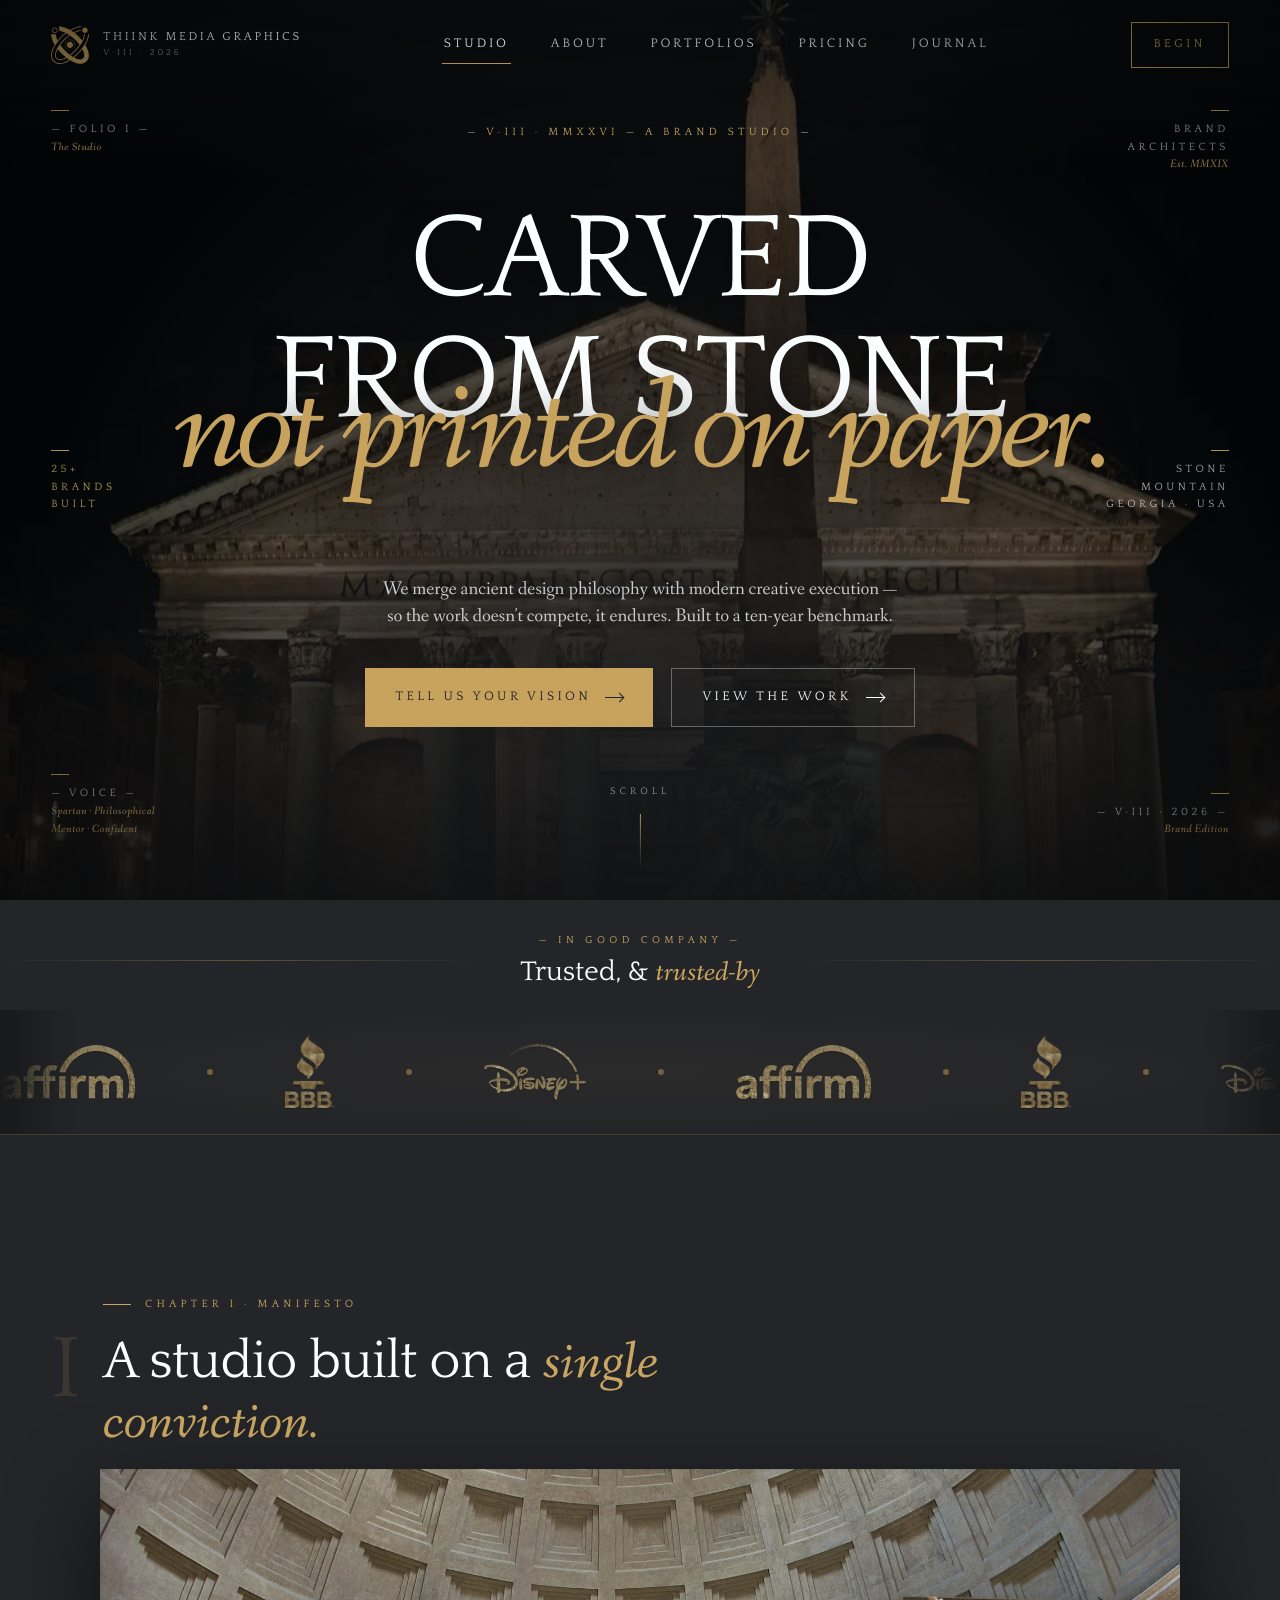
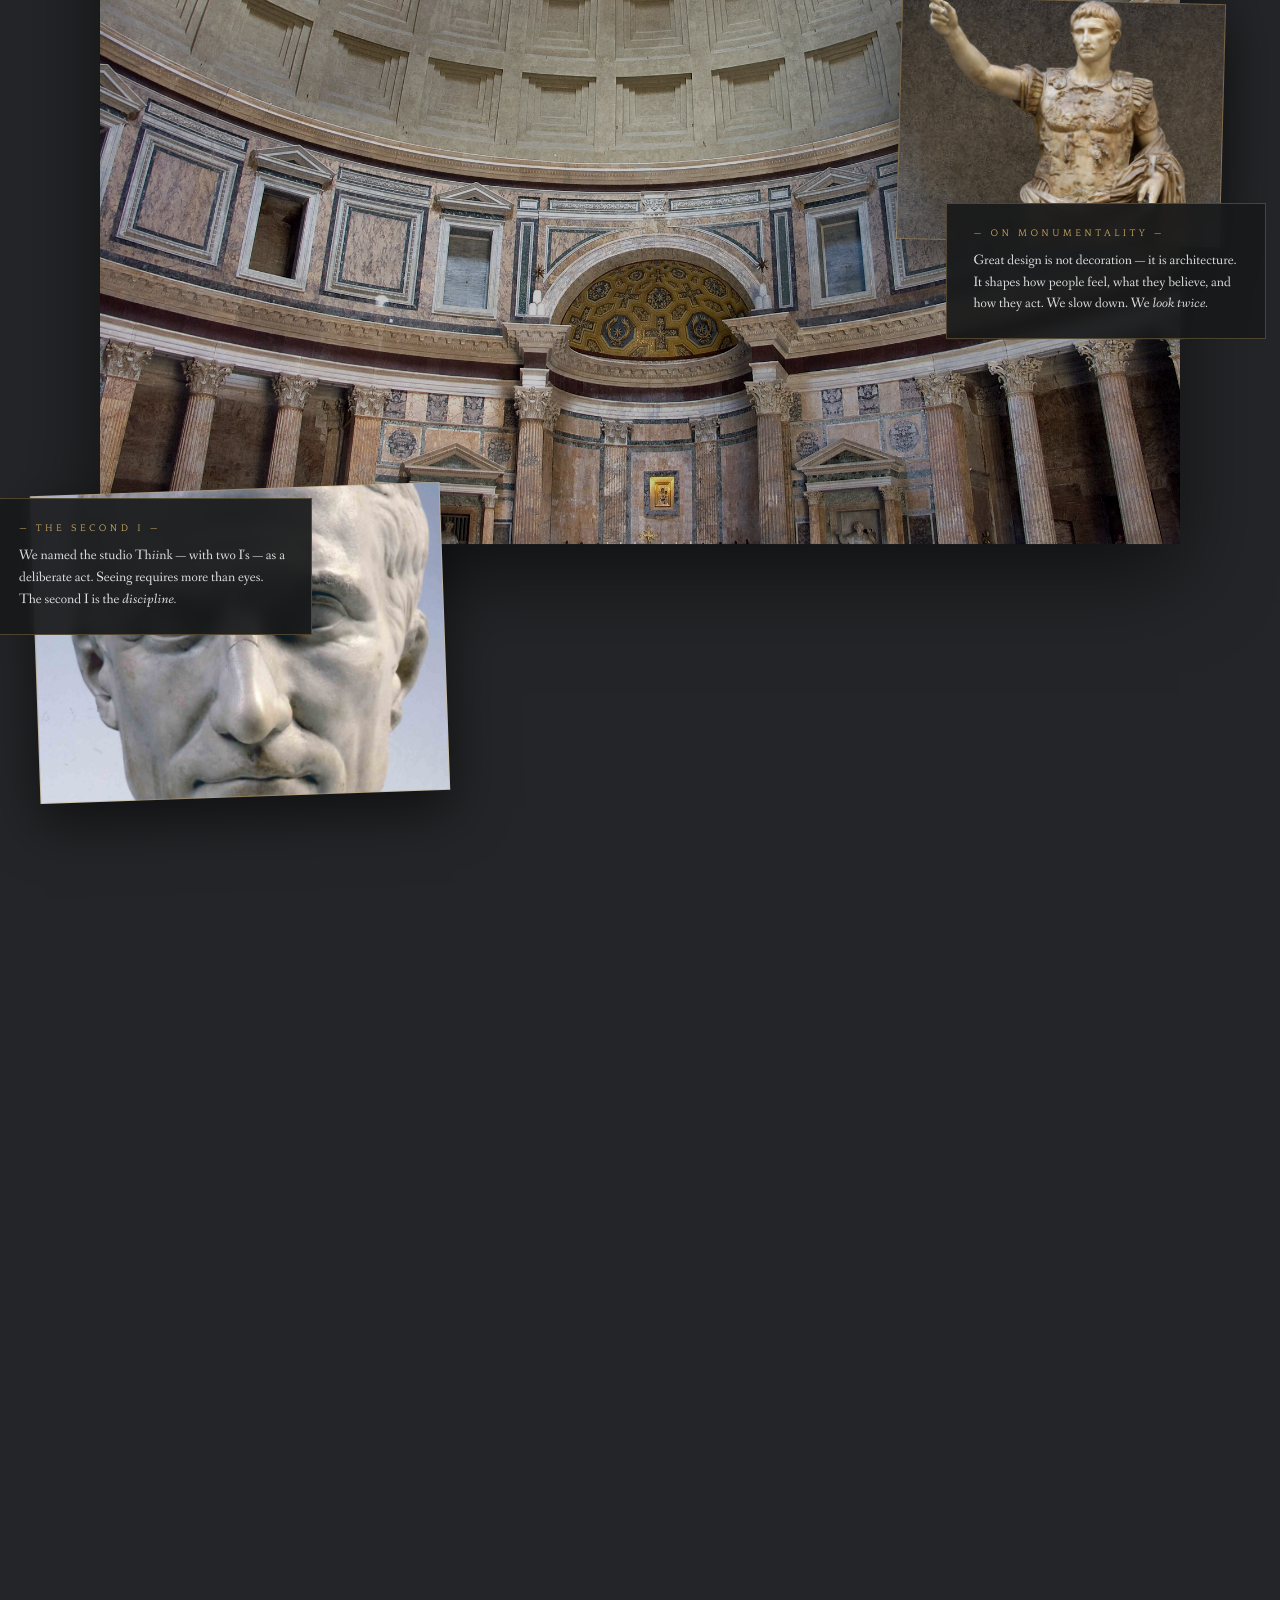
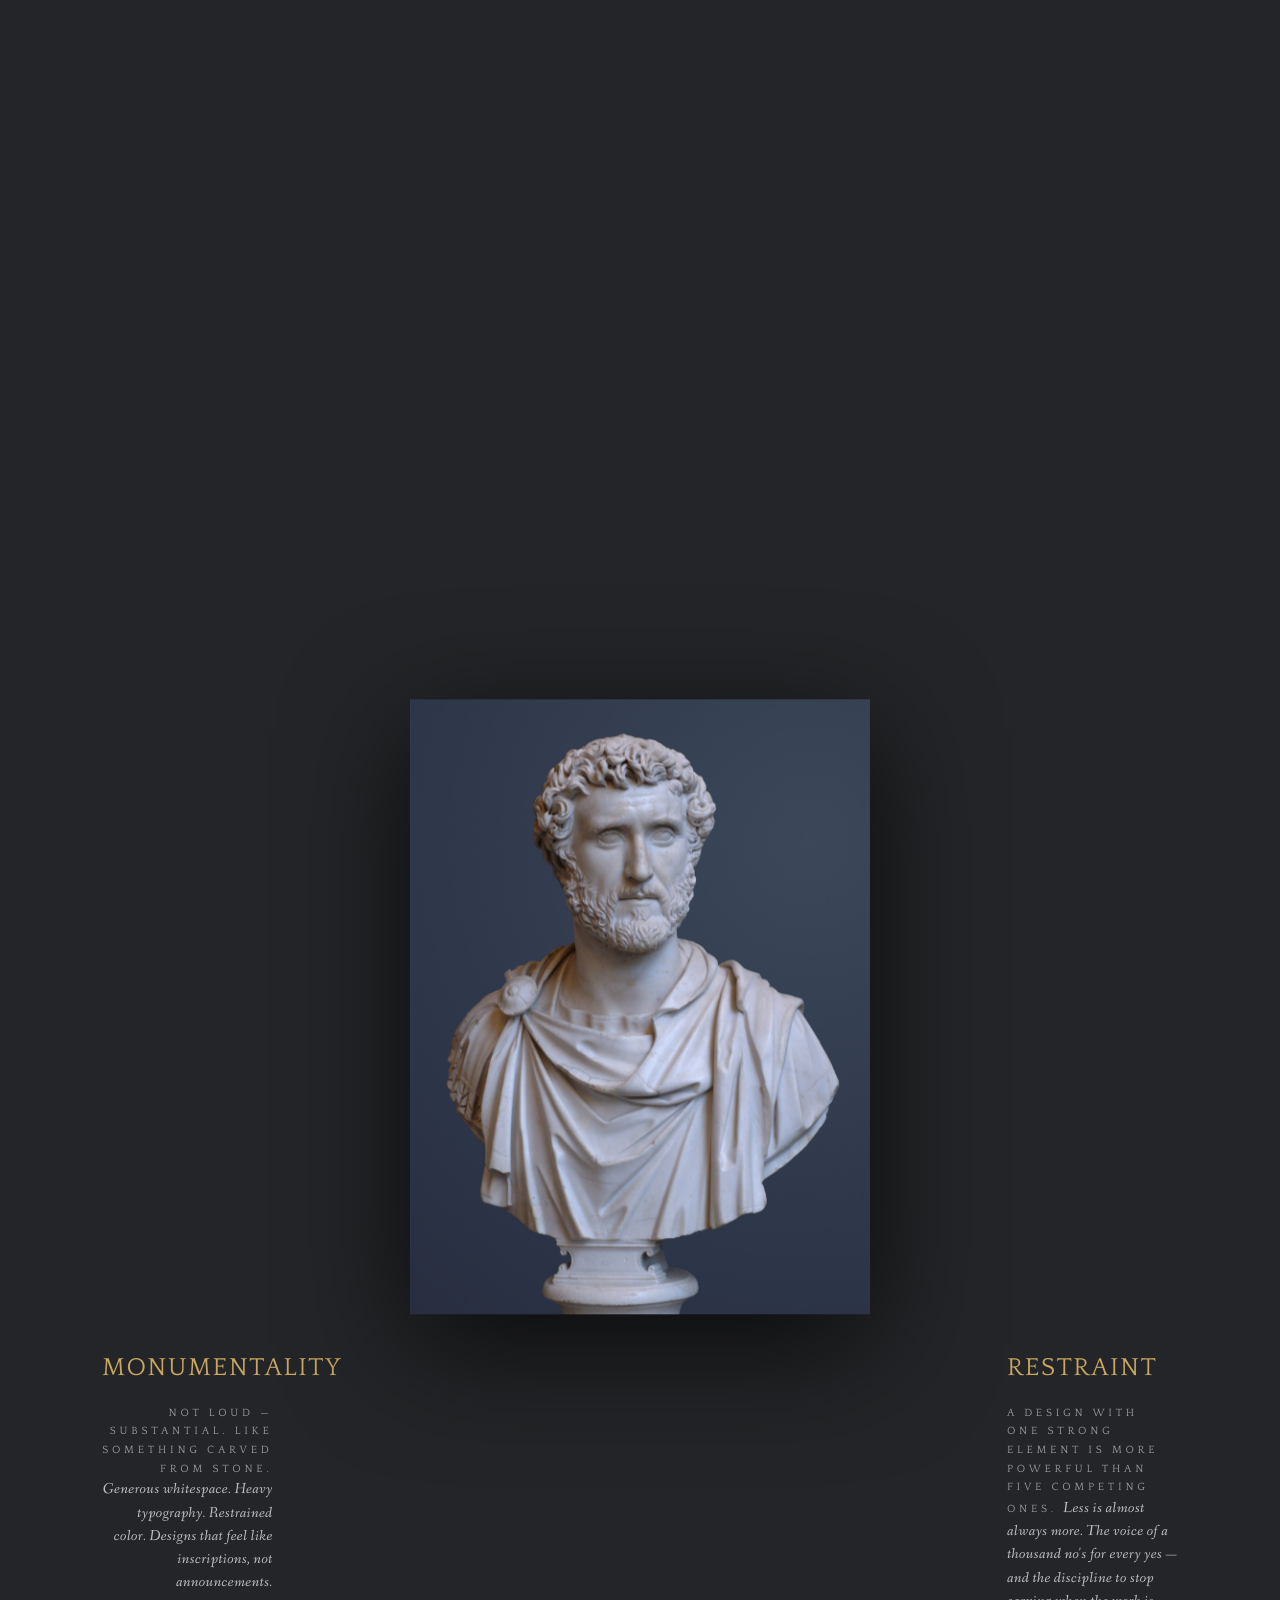
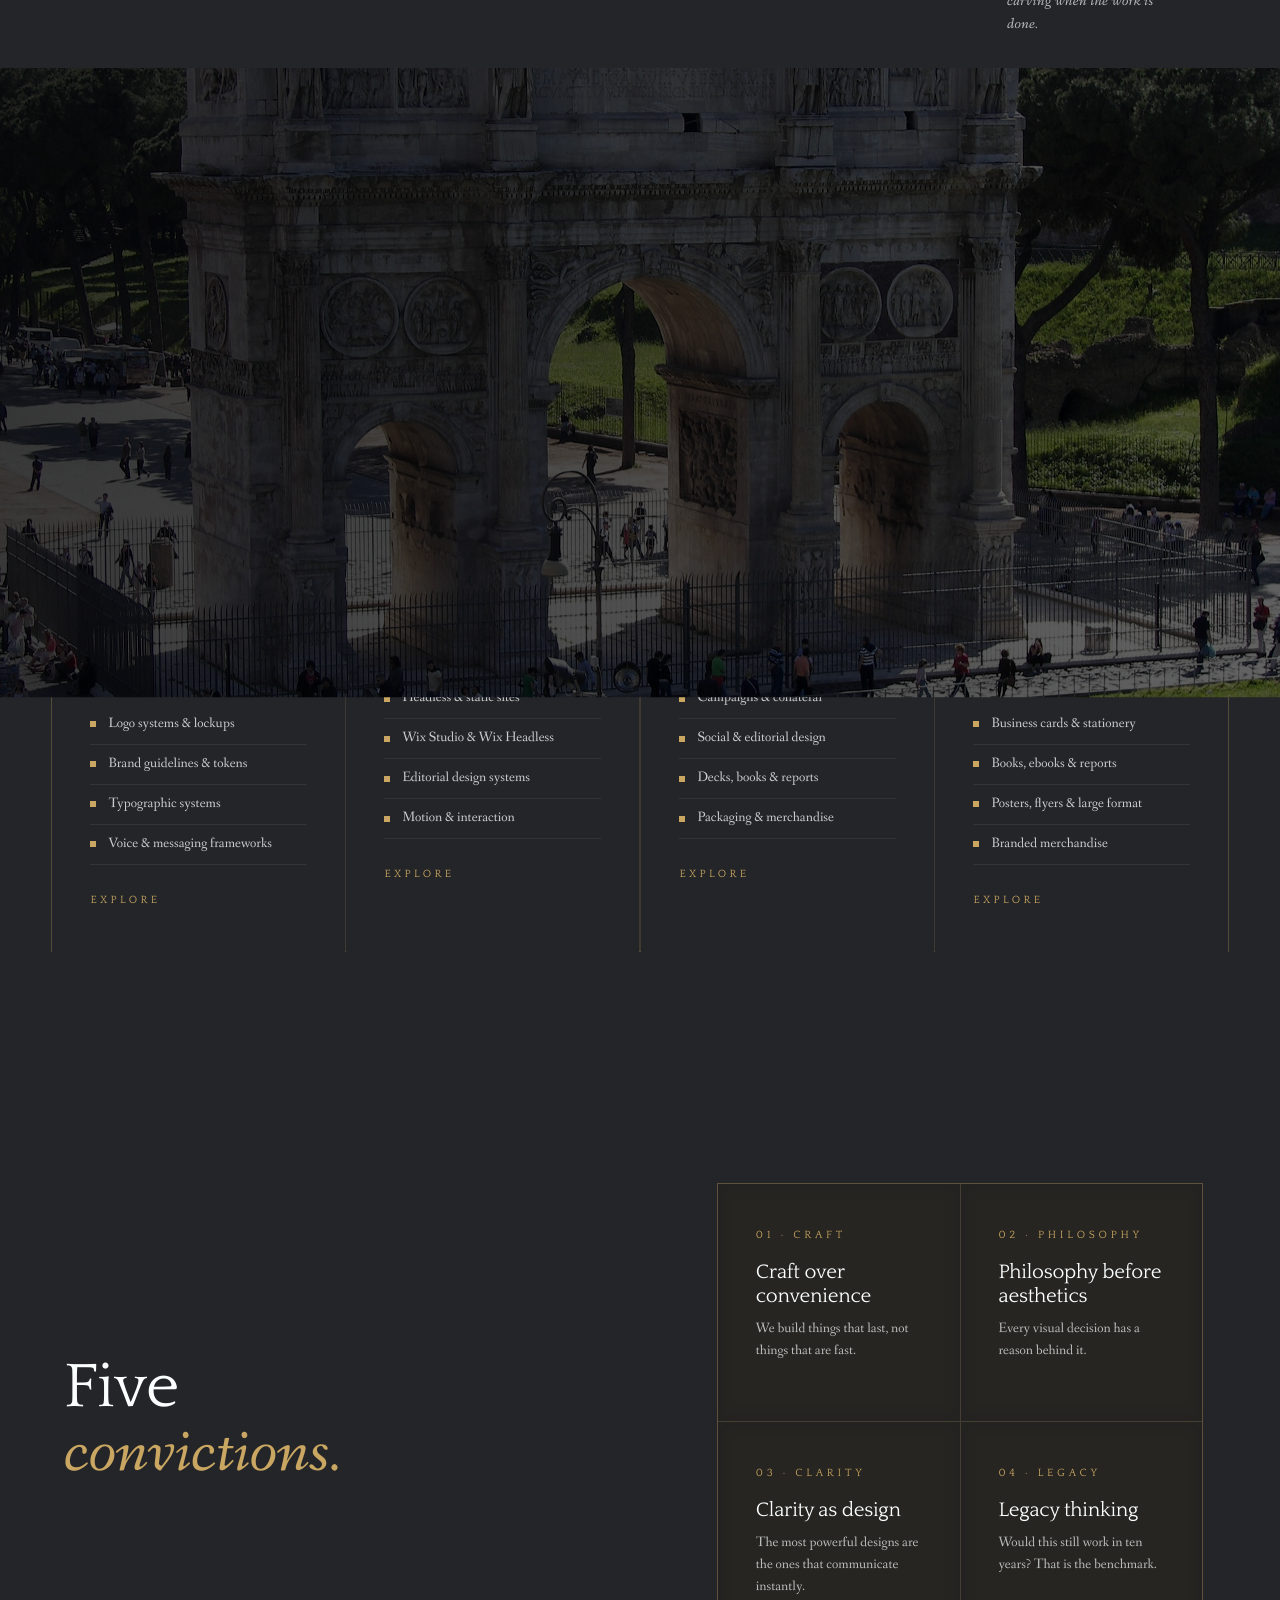
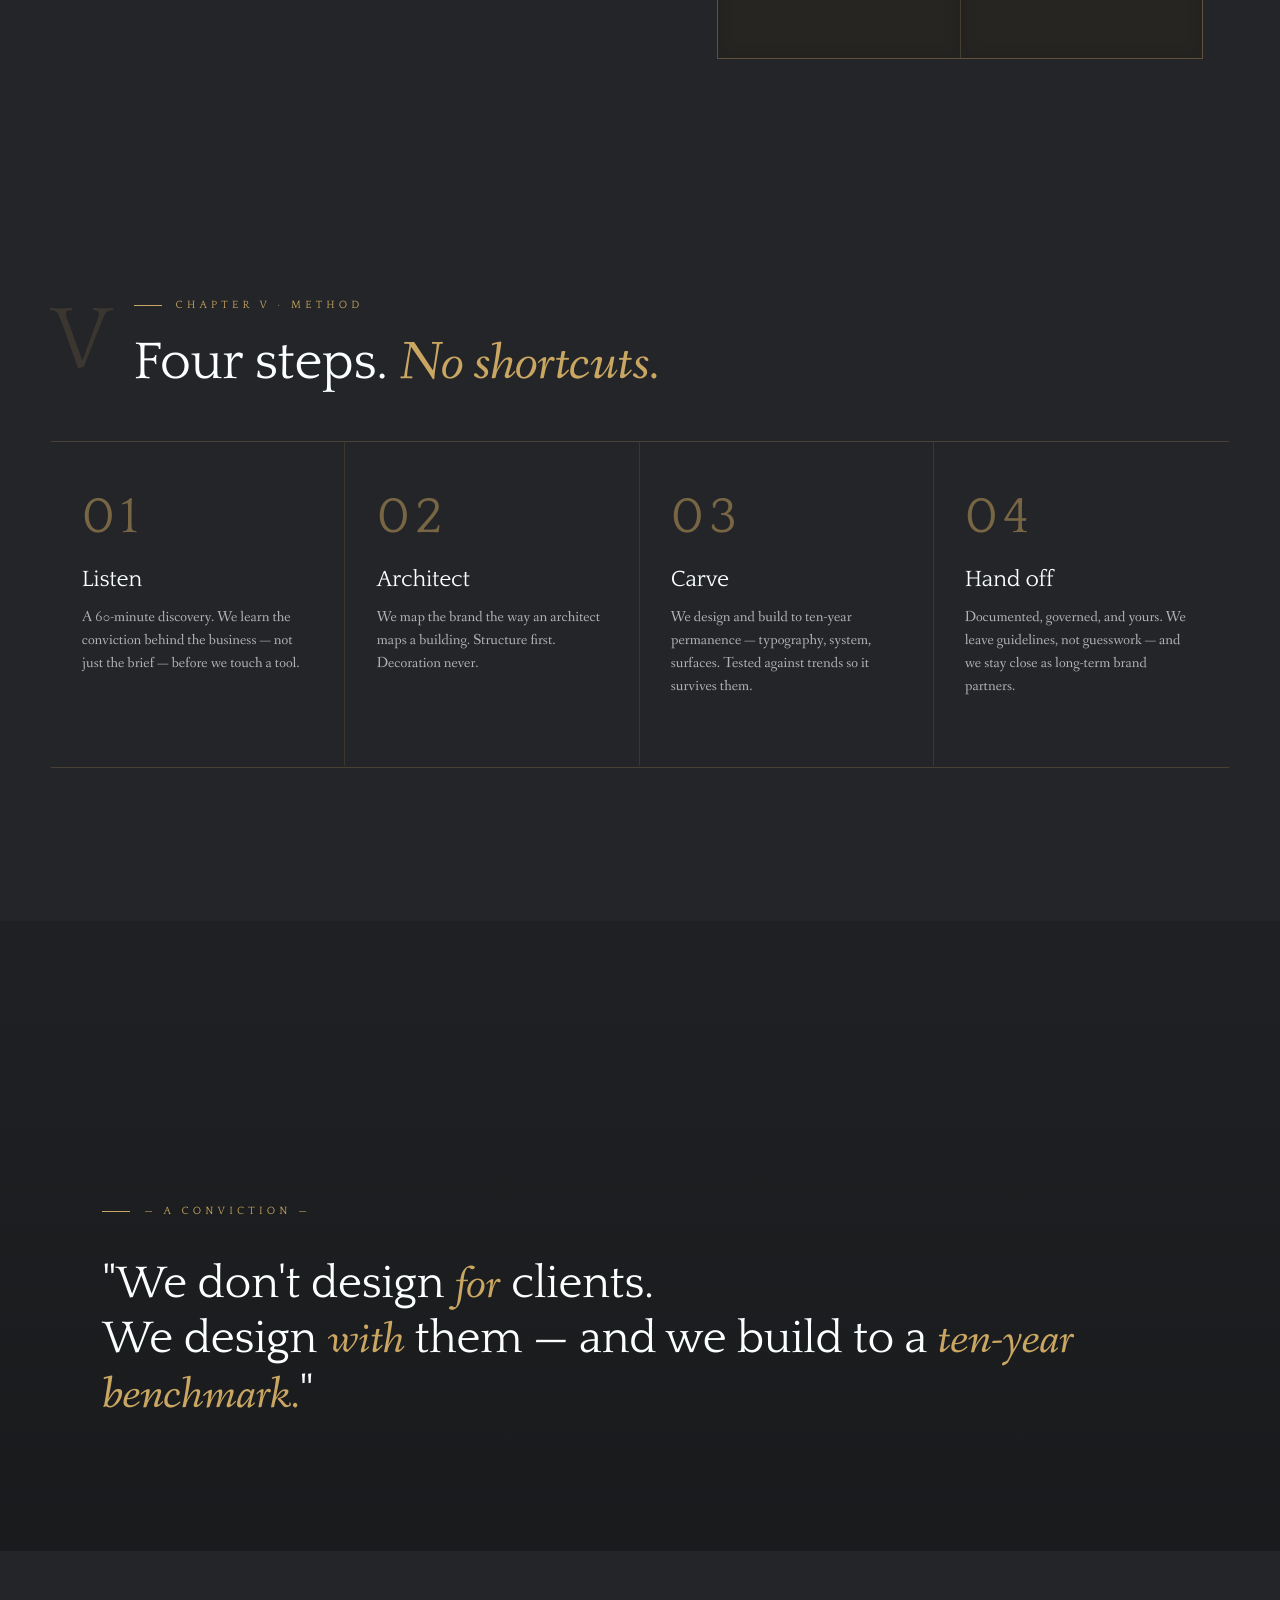
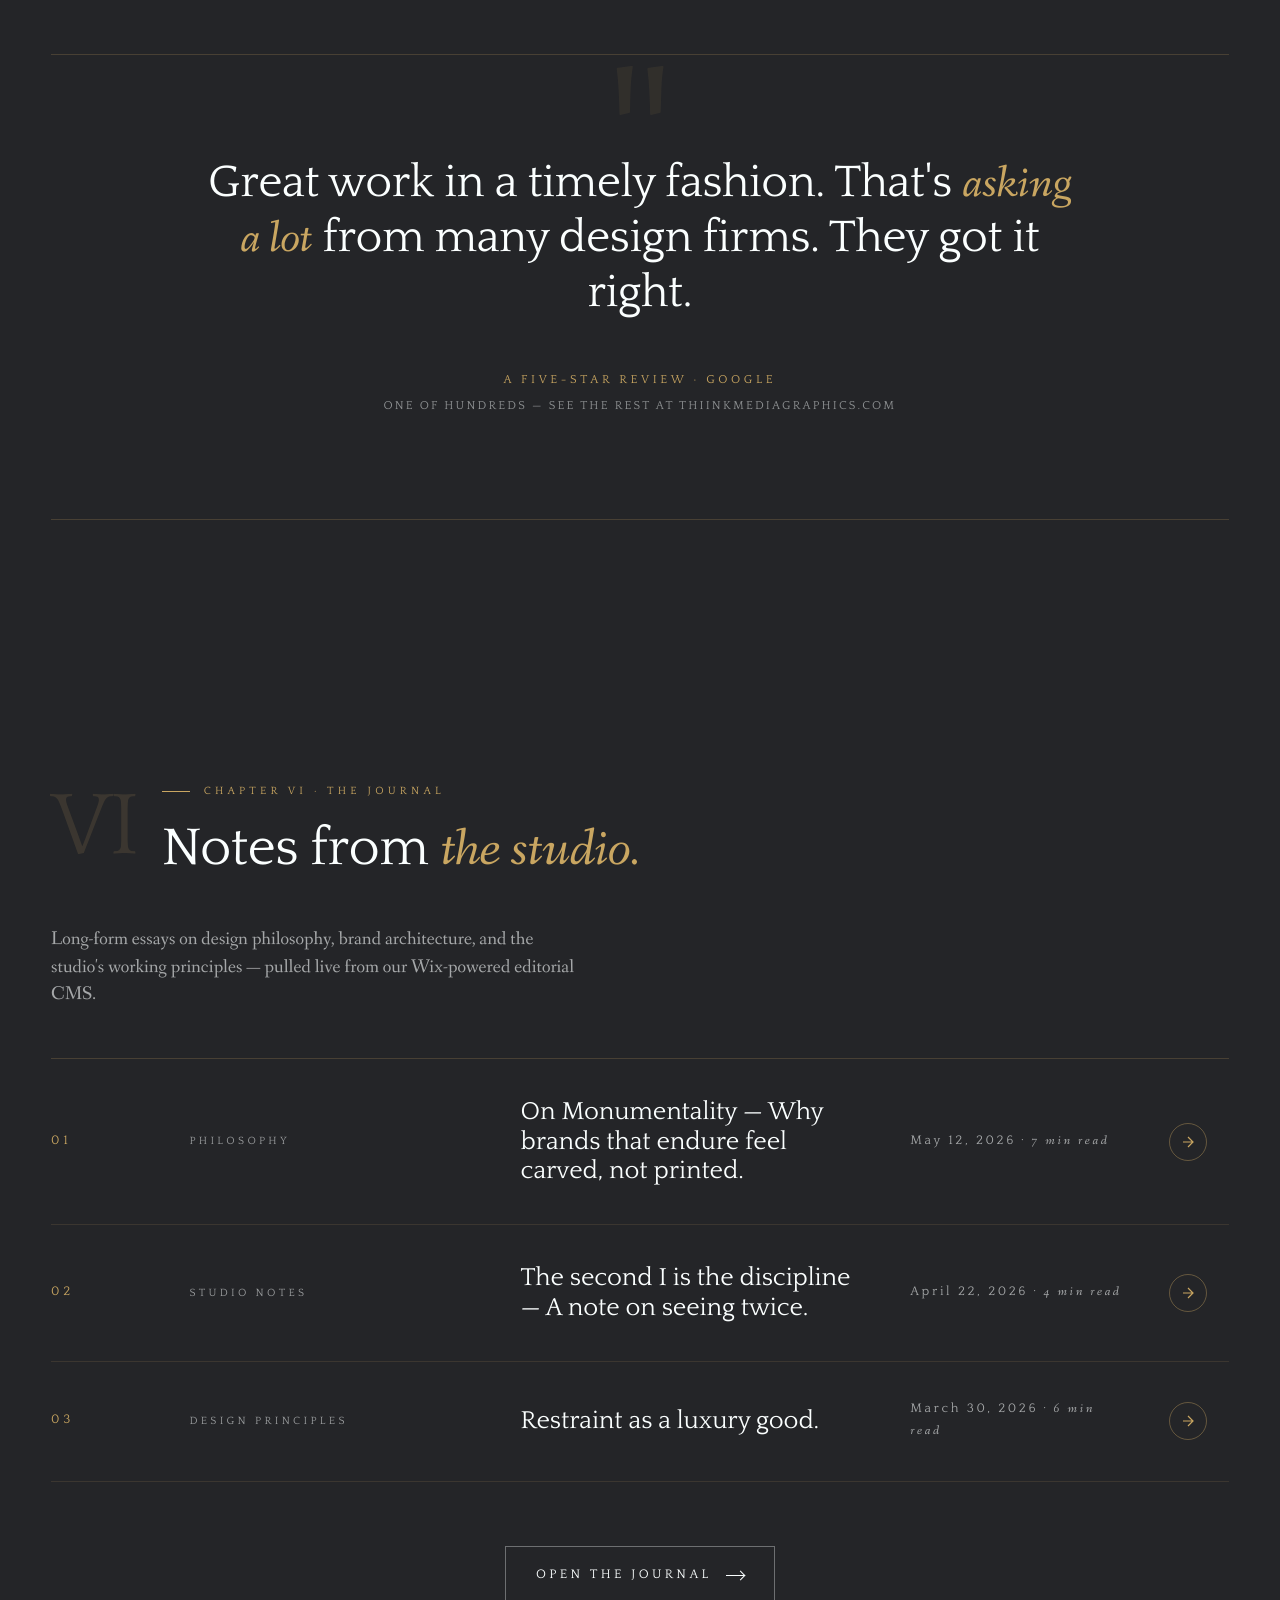
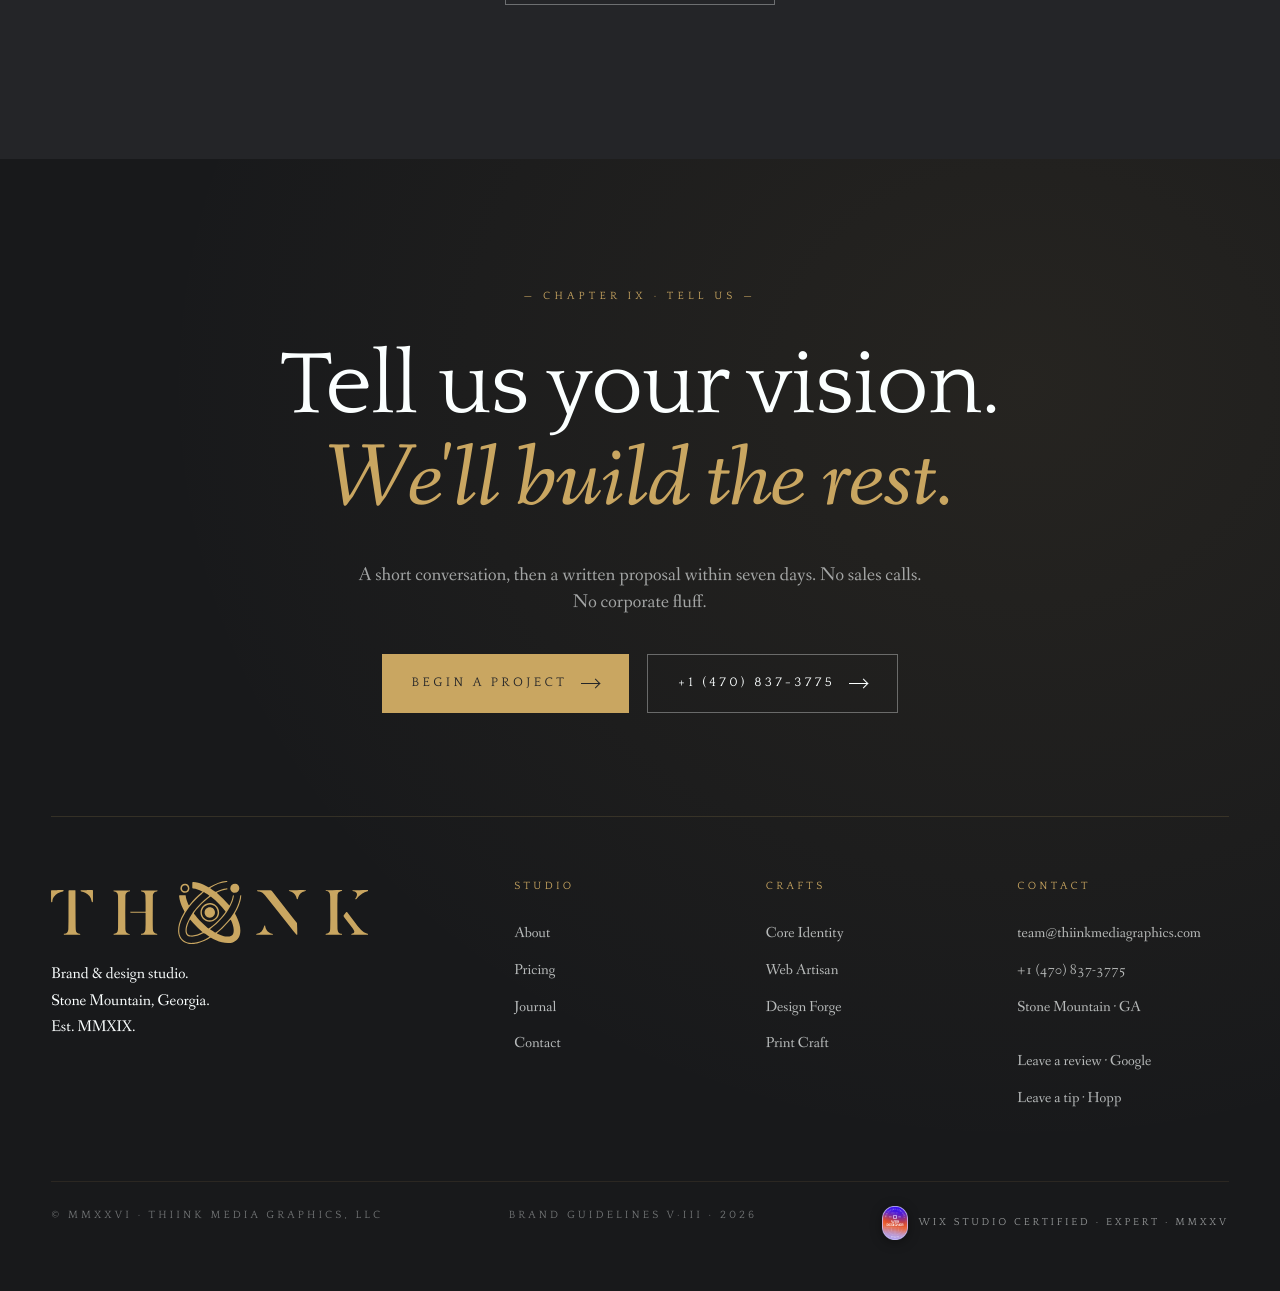
<file: project/index.html>
<!DOCTYPE html>
<html lang="en">
<head>
  <meta charset="UTF-8" />
  <meta name="viewport" content="width=device-width, initial-scale=1.0" />
  <title>Thiink Media Graphics — Carved from stone, not printed on paper.</title>
  <meta name="description" content="Thiink Media Graphics — a brand and design studio merging ancient design philosophy with modern creative execution. Web Artisan · Design Forge · Print Craft · Core Identity." />
  <link rel="stylesheet" href="assets/brand.css" />
  <link rel="icon" href="assets/logos/mark-monogram.svg" type="image/svg+xml" />
</head>
<body data-screen-label="01 Home">

  <!-- ============================================================
       SPLASH — cinematic curtain, real wordmark
       ============================================================ -->
  <div class="splash" role="presentation">
    <span class="splash__corner tl">Thiink Media Graphics</span>
    <span class="splash__corner tr">V·III · MMXXVI</span>
    <span class="splash__corner bl">Stone Mountain · GA</span>
    <span class="splash__corner br">Est. MMXIX</span>

    <div class="splash__inner">
      <span class="splash__wordmark" data-logo="assets/logos/wordmark-greek.svg"></span>
      <div class="splash__tagline">See twice <em>·</em> Build once</div>
    </div>

    <div class="splash__bars"></div>
    <div class="splash__counter">
      <span>Now Loading</span>
      <span>—</span>
      <span>The Studio</span>
    </div>
  </div>

  <!-- ============================================================
       NAV
       ============================================================ -->
  <nav class="site-nav">
    <a href="index.html" class="nav-mark">
      <span class="nav-mark__mono" data-logo="assets/logos/mark-monogram.svg"></span>
      <span class="nav-mark__word">
        Thiink Media Graphics
        <span class="small">V·III · 2026</span>
      </span>
    </a>
    <div class="nav-links">
      <a href="index.html" class="active">Studio</a>
      <a href="about.html">About</a>
      <a href="portfolio.html">Portfolios</a>
      <a href="pricing.html">Pricing</a>
      <a href="news.html">Journal</a>
    </div>
    <a href="https://form.typeform.com/to/QtfADswh?typeform-source=www.thiinkmediagraphics.com" target="_blank" rel="noopener" class="nav-cta" data-magnetic="8">Begin</a>
    <button class="nav-toggle" aria-label="Menu"><span></span><span></span><span></span></button>
  </nav>

  <!-- ============================================================
       HERO — cinematic, image-dominated, overlapping type
       ============================================================ -->
  <header class="cinema" data-screen-label="hero">
    <div class="cinema__bg"
         style="background-image: url('assets/img/pantheon-oculus.jpg'); background-size: cover; background-position: center 30%;"></div>
    <div class="cinema__veil"></div>

    <!-- scattered annotation labels — Hotel California vibe -->
    <span class="annotation tl">— Folio I —<br/><em>The Studio</em></span>
    <span class="annotation tr">Brand Architects<br/><em>Est. MMXIX</em></span>
    <span class="annotation ml gold">25+<br/>Brands<br/>Built</span>
    <span class="annotation mr">Stone Mountain<br/>Georgia · USA</span>
    <span class="annotation bl">— Voice —<br/><em>Spartan · Philosophical</em><br/><em>Mentor · Confident</em></span>
    <span class="annotation br">— V·III · 2026 —<br/><em>Brand Edition</em></span>

    <div class="cinema__inner wrap">
      <div style="text-align:center; margin-bottom: 18px;">
        <span class="eyebrow plain" style="justify-content:center;">— V·III · MMXXVI — A Brand Studio —</span>
      </div>

      <h1 class="overlap-title">
        <span class="line-mask"><span>CARVED</span></span>
        <span class="line-mask"><span>FROM STONE</span></span>
        <em class="line-mask"><span>not printed on paper.</span></em>
      </h1>

      <div style="text-align:center; margin-top: clamp(40px, 5vw, 70px);">
        <p class="lede" style="max-width: 56ch; margin: 0 auto 36px; color: rgba(251,255,255,.78);">
          We merge ancient design philosophy with modern creative execution — so the work doesn't compete, it endures. Built to a ten-year benchmark.
        </p>
        <div class="hero__cta-row" style="justify-content:center;">
          <a href="#begin" class="btn btn--gold" data-magnetic="10">Tell us your vision <span class="arrow"></span></a>
          <a href="#chapters" class="btn btn--ghost">View the work <span class="arrow"></span></a>
        </div>
      </div>
    </div>

    <div class="hero__scroll">Scroll</div>
  </header>

  <!-- ============================================================
       TICKER — running credit reel
       ============================================================ -->
  <!-- ============================================================
       BRAND PARTNERSHIPS — second marquee, logos in gold
       ============================================================ -->
  <div class="partners">
    <div class="partners__rail wrap">
      <span class="partners__rule" aria-hidden="true"></span>
      <div class="partners__heading">
        <span class="partners__eyebrow">— In good company —</span>
        <h3 class="partners__title">Trusted, &amp; <em>trusted-by</em></h3>
      </div>
      <span class="partners__rule" aria-hidden="true"></span>
    </div>
    <div class="marquee partners__marquee">
      <div class="marquee__track partners__track">
        <span class="partner-logo"><img src="assets/logos/partner-affirm.png" alt="Affirm" /></span>
        <span class="partner-sep" aria-hidden="true"></span>
        <span class="partner-logo partner-logo--tall"><img src="assets/logos/partner-bbb.png" alt="Better Business Bureau" /></span>
        <span class="partner-sep" aria-hidden="true"></span>
        <span class="partner-logo"><img src="assets/logos/partner-disneyplus.png" alt="Disney+" /></span>
        <span class="partner-sep" aria-hidden="true"></span>
        <span class="partner-logo"><img src="assets/logos/partner-affirm.png" alt="" aria-hidden="true" /></span>
        <span class="partner-sep" aria-hidden="true"></span>
        <span class="partner-logo partner-logo--tall"><img src="assets/logos/partner-bbb.png" alt="" aria-hidden="true" /></span>
        <span class="partner-sep" aria-hidden="true"></span>
        <span class="partner-logo"><img src="assets/logos/partner-disneyplus.png" alt="" aria-hidden="true" /></span>
        <span class="partner-sep" aria-hidden="true"></span>
        <span class="partner-logo"><img src="assets/logos/partner-affirm.png" alt="" aria-hidden="true" /></span>
        <span class="partner-sep" aria-hidden="true"></span>
        <span class="partner-logo partner-logo--tall"><img src="assets/logos/partner-bbb.png" alt="" aria-hidden="true" /></span>
        <span class="partner-sep" aria-hidden="true"></span>
        <span class="partner-logo"><img src="assets/logos/partner-disneyplus.png" alt="" aria-hidden="true" /></span>
        <span class="partner-sep" aria-hidden="true"></span>
        <span class="partner-logo"><img src="assets/logos/partner-affirm.png" alt="" aria-hidden="true" /></span>
        <span class="partner-sep" aria-hidden="true"></span>
        <span class="partner-logo partner-logo--tall"><img src="assets/logos/partner-bbb.png" alt="" aria-hidden="true" /></span>
        <span class="partner-sep" aria-hidden="true"></span>
        <span class="partner-logo"><img src="assets/logos/partner-disneyplus.png" alt="" aria-hidden="true" /></span>
        <span class="partner-sep" aria-hidden="true"></span>
      </div>
    </div>
  </div>

  <!-- ============================================================
       I · MANIFESTO — overlapping classical painting collage
       ============================================================ -->
  <section class="section" id="chapters">
    <div class="wrap">
      <div class="kicker-row" data-reveal>
        <span class="roman">I</span>
        <div>
          <span class="eyebrow">Chapter I · Manifesto</span>
          <h2 class="section-title mt-s">A studio built on a <em>single conviction.</em></h2>
        </div>
      </div>
    </div>

    <div class="collage">
      <div class="collage__plate" data-reveal>
        <div class="collage__main"
             data-parallax="0.12"
             style="background-image: url('assets/img/pantheon.jpg');"></div>

        <div class="collage__inset a"
             style="background-image: url('assets/img/caesar.jpg'); background-position: center 25%;"></div>

        <div class="collage__inset b"
             style="background-image: url('assets/img/augustus.jpg'); background-position: center 15%;"></div>

        <div class="collage__note right">
          <span class="label">— On Monumentality —</span>
          Great design is not decoration — it is architecture. It shapes how people feel, what they believe, and how they act. We slow down. We <em class="serif-italic">look twice.</em>
        </div>

        <div class="collage__note left">
          <span class="label">— The Second I —</span>
          We named the studio Th<em class="serif-italic">ii</em>nk — with two I's — as a deliberate act. Seeing requires more than eyes. The second I is the <em class="serif-italic">discipline.</em>
        </div>
      </div>
    </div>
  </section>

  <!-- ============================================================
       STATS BAND
       ============================================================ -->
  <section class="section--tight">
    <div class="wrap">
      <div class="stats" data-reveal="fade">
        <div class="stat">
          <div class="stat__num"><span data-count="25" data-count-suffix="+">25+</span></div>
          <div class="stat__label">Brands built · 2019—2026</div>
        </div>
        <div class="stat">
          <div class="stat__num"><span data-count="5">5</span><sub>★</sub></div>
          <div class="stat__label">Google rating · five-star average</div>
        </div>
        <div class="stat">
          <div class="stat__num"><span data-count="10" data-count-suffix=" yr">10 yr</span></div>
          <div class="stat__label">The design benchmark we build to</div>
        </div>
        <div class="stat">
          <div class="stat__num"><em>II</em></div>
          <div class="stat__label">I's in the name · the discipline</div>
        </div>
      </div>
    </div>
  </section>

  <!-- ============================================================
       II · DOME + FLOATING BUST — Rulers-of-Rome vibe
       ============================================================ -->
  <section class="section" style="padding-bottom: 0;">
    <div class="wrap">
      <div class="kicker-row" data-reveal>
        <span class="roman">II</span>
        <div>
          <span class="eyebrow">Chapter II · The Method</span>
          <h2 class="section-title mt-s" style="text-align:center; margin-inline:auto;">RULES OF THE <em>STUDIO</em></h2>
          <p class="muted center mt-s" style="margin: 14px auto 0; max-width: 50ch; font-style: italic; font-family: var(--font-body);">Philosophia ante aesthetica — philosophy before aesthetics.</p>
        </div>
      </div>
    </div>

    <div class="dome" data-reveal="fade">
      <div class="dome__img" data-parallax="0.15"
           style="background-image: url('assets/img/colosseum.jpg');"></div>
      <div class="dome__veil"></div>
      <div class="dome__caption">
        <h3 class="dome__title">A TEN-YEAR <em style="font-family: var(--font-body); font-style: italic; color: var(--gold); text-transform: none; letter-spacing: -0.02em;">benchmark.</em></h3>
        <p class="dome__sub">Would this still look right in ten years? That is the test.</p>
      </div>
    </div>

    <div class="float-bust">
      <span class="float-bust__caption l" data-reveal="left">
        <span class="h">Monumentality</span>
        Not loud — substantial. Like something carved from stone.
        <span class="body">Generous whitespace. Heavy typography. Restrained color. Designs that feel like inscriptions, not announcements.</span>
      </span>

      <div class="img" style="background-image: url('assets/img/antoninus.jpg'); background-position: center 12%;" data-parallax="0.08"></div>

      <span class="float-bust__caption r" data-reveal="right">
        <span class="h">Restraint</span>
        A design with one strong element is more powerful than five competing ones.
        <span class="body">Less is almost always more. The voice of a thousand no's for every yes — and the discipline to stop carving when the work is done.</span>
      </span>
    </div>
  </section>

  <!-- ============================================================
       III · SERVICES (four crafts) — as photo portraits + grid
       ============================================================ -->
  <section class="section">
    <div class="wrap">
      <div class="kicker-row" data-reveal>
        <span class="roman">III</span>
        <div>
          <span class="eyebrow">Chapter III · Four Crafts</span>
          <h2 class="section-title mt-s">Four crafts. <em>One studio.</em></h2>
        </div>
      </div>

      <div class="svc-grid">
        <article class="svc" data-reveal>
          <div class="svc__num">01 · Identity</div>
          <h3 class="svc__name"><em>Core</em> Identity</h3>
          <p class="svc__copy">The architecture of the brand: marks, typography, color systems, voice. Built to be inherited, not redesigned.</p>
          <ul class="svc__list">
            <li>Logo systems &amp; lockups</li>
            <li>Brand guidelines &amp; tokens</li>
            <li>Typographic systems</li>
            <li>Voice &amp; messaging frameworks</li>
          </ul>
          <a href="#" class="svc__more">Explore <span class="arrow"></span></a>
        </article>

        <article class="svc" data-reveal data-reveal-delay="1">
          <div class="svc__num">02 · Digital</div>
          <h3 class="svc__name"><em>Web</em> Artisan</h3>
          <p class="svc__copy">Websites that read like editorial and behave like product. We design the structure, then build it to last.</p>
          <ul class="svc__list">
            <li>Headless &amp; static sites</li>
            <li>Wix Studio &amp; Wix Headless</li>
            <li>Editorial design systems</li>
            <li>Motion &amp; interaction</li>
          </ul>
          <a href="#" class="svc__more">Explore <span class="arrow"></span></a>
        </article>

        <article class="svc" data-reveal data-reveal-delay="2">
          <div class="svc__num">03 · Graphics</div>
          <h3 class="svc__name"><em>Design</em> Forge</h3>
          <p class="svc__copy">Campaigns, social, decks, books and reports — production designed with the same intention as the identity.</p>
          <ul class="svc__list">
            <li>Campaigns &amp; collateral</li>
            <li>Social &amp; editorial design</li>
            <li>Decks, books &amp; reports</li>
            <li>Packaging &amp; merchandise</li>
          </ul>
          <a href="#" class="svc__more">Explore <span class="arrow"></span></a>
        </article>

        <article class="svc" data-reveal data-reveal-delay="3">
          <div class="svc__num">04 · Print</div>
          <h3 class="svc__name"><em>Print</em> Craft</h3>
          <p class="svc__copy">Print production with international shipping. Cards, books, posters and branded objects — held to the same standard as the screen.</p>
          <ul class="svc__list">
            <li>Business cards &amp; stationery</li>
            <li>Books, ebooks &amp; reports</li>
            <li>Posters, flyers &amp; large format</li>
            <li>Branded merchandise</li>
          </ul>
          <a href="#" class="svc__more">Explore <span class="arrow"></span></a>
        </article>
      </div>
    </div>
  </section>

  <!-- ============================================================
       IV · VALUES — image grid (Serenity vibe)
       ============================================================ -->
  <section style="position: relative;">
    <div class="imgrid" data-reveal="fade">
      <div class="imgrid__photo"
           data-parallax="0.18"
           style="background-image: url('assets/img/roman-arch.jpg');"></div>

      <h2 class="imgrid__title">Five <em>convictions.</em></h2>

      <div class="imgrid__content">
        <div class="imgrid__cell">
          <span class="num">01 · Craft</span>
          <h4>Craft over convenience</h4>
          <p>We build things that last, not things that are fast.</p>
        </div>
        <div class="imgrid__cell">
          <span class="num">02 · Philosophy</span>
          <h4>Philosophy before aesthetics</h4>
          <p>Every visual decision has a reason behind it.</p>
        </div>
        <div class="imgrid__cell">
          <span class="num">03 · Clarity</span>
          <h4>Clarity as design</h4>
          <p>The most powerful designs are the ones that communicate instantly.</p>
        </div>
        <div class="imgrid__cell">
          <span class="num">04 · Legacy</span>
          <h4>Legacy thinking</h4>
          <p>Would this still work in ten years? That is the benchmark.</p>
        </div>
      </div>
    </div>
  </section>

  <!-- ============================================================
       V · PROCESS — 4 steps
       ============================================================ -->
  <section class="section">
    <div class="wrap">
      <div class="kicker-row" data-reveal>
        <span class="roman">V</span>
        <div>
          <span class="eyebrow">Chapter V · Method</span>
          <h2 class="section-title mt-s">Four steps. <em>No shortcuts.</em></h2>
        </div>
      </div>

      <div class="process">
        <div class="process__step" data-reveal>
          <div class="process__num">01</div>
          <h3 class="process__title">Listen</h3>
          <p class="process__body">A 60-minute discovery. We learn the conviction behind the business — not just the brief — before we touch a tool.</p>
        </div>
        <div class="process__step" data-reveal data-reveal-delay="1">
          <div class="process__num">02</div>
          <h3 class="process__title">Architect</h3>
          <p class="process__body">We map the brand the way an architect maps a building. Structure first. Decoration never.</p>
        </div>
        <div class="process__step" data-reveal data-reveal-delay="2">
          <div class="process__num">03</div>
          <h3 class="process__title">Carve</h3>
          <p class="process__body">We design and build to ten-year permanence — typography, system, surfaces. Tested against trends so it survives them.</p>
        </div>
        <div class="process__step" data-reveal data-reveal-delay="3">
          <div class="process__num">04</div>
          <h3 class="process__title">Hand off</h3>
          <p class="process__body">Documented, governed, and yours. We leave guidelines, not guesswork — and we stay close as long-term brand partners.</p>
        </div>
      </div>
    </div>
  </section>

  <!-- ============================================================
       FULL-BLEED CINEMATIC QUOTE
       ============================================================ -->
  <section class="full-bleed parallax">
    <div class="full-bleed__img" data-parallax="0.22"
         style="background-image: url('assets/img/augustus.jpg'); background-position: center 20%;"></div>
    <div class="full-bleed__overlay"></div>
    <div class="full-bleed__caption wrap" data-reveal>
      <span class="eyebrow">— A Conviction —</span>
      <p class="pullquote mt-m">
        "We don't design <em>for</em> clients.<br/>
        We design <em>with</em> them — and we build to a <em>ten-year benchmark.</em>"
      </p>
    </div>
  </section>

  <!-- ============================================================
       TESTIMONIAL
       ============================================================ -->
  <section class="section--tight">
    <div class="wrap">
      <div class="testimonial" data-reveal>
        <span class="testimonial__mark">"</span>
        <div class="testimonial__body">
          <p class="pullquote">
            Great work in a timely fashion. That's <em>asking a lot</em> from many design firms. They got it right.
          </p>
          <div class="testimonial__cite">
            A Five-Star Review · Google
            <span>One of hundreds — see the rest at thiinkmediagraphics.com</span>
          </div>
        </div>
      </div>
    </div>
  </section>

  <!-- ============================================================
       VI · JOURNAL (Wix CMS)
       ============================================================ -->
  <section class="section">
    <div class="wrap">
      <div class="kicker-row" data-reveal>
        <span class="roman">VI</span>
        <div>
          <span class="eyebrow">Chapter VI · The Journal</span>
          <h2 class="section-title mt-s">Notes from <em>the studio.</em></h2>
        </div>
      </div>

      <div data-reveal>
        <p class="lede muted" style="max-width: 56ch; margin-bottom: 48px;">
          Long-form essays on design philosophy, brand architecture, and the studio's working principles — pulled live from our Wix-powered editorial CMS.
        </p>
        <div class="news-list" id="home-news"></div>
        <div class="mt-l center">
          <a href="news.html" class="btn btn--ghost">Open the journal <span class="arrow"></span></a>
        </div>
      </div>
    </div>
  </section>

  <!-- ============================================================
       FOOTER + CTA
       ============================================================ -->
  <footer class="site-foot" id="begin">
    <div class="wrap">
      <div class="foot-cta" data-reveal>
        <span class="eyebrow plain center" style="justify-content:center;display:flex;">— Chapter IX · Tell us —</span>
        <h2 class="mt-m">Tell us your vision.<br/><em>We'll build the rest.</em></h2>
        <p class="lede muted center" style="margin: 0 auto 36px;">
          A short conversation, then a written proposal within seven days. No sales calls. No corporate fluff.
        </p>
        <div class="hero__cta-row" style="justify-content:center;">
          <a href="mailto:team@thiinkmediagraphics.com" class="btn btn--gold" data-magnetic="12">Begin a Project <span class="arrow"></span></a>
          <a href="tel:+14708373775" class="btn btn--ghost">+1 (470) 837-3775 <span class="arrow"></span></a>
        </div>
      </div>

      <div class="foot-grid">
        <div class="foot-col">
          <span class="foot-logo" data-logo="assets/logos/wordmark-greek.svg"></span>
          <p>
            Brand &amp; design studio.<br/>
            Stone Mountain, Georgia.<br/>
            Est. MMXIX.
          </p>
        </div>
        <div class="foot-col">
          <h4>Studio</h4>
          <ul>
            <li><a href="about.html">About</a></li>
            <li><a href="pricing.html">Pricing</a></li>
            <li><a href="news.html">Journal</a></li>
            <li><a href="#begin">Contact</a></li>
          </ul>
        </div>
        <div class="foot-col">
          <h4>Crafts</h4>
          <ul>
            <li>Core Identity</li>
            <li>Web Artisan</li>
            <li>Design Forge</li>
            <li>Print Craft</li>
          </ul>
        </div>
        <div class="foot-col">
          <h4>Contact</h4>
          <ul>
            <li><a href="mailto:team@thiinkmediagraphics.com">team@thiinkmediagraphics.com</a></li>
            <li><a href="tel:+14708373775">+1 (470) 837-3775</a></li>
            <li>Stone Mountain · GA</li>
            <li class="mt-s"><a href="https://g.page/r/Cblzq7Mndxo8EAI/review" target="_blank" rel="noopener">Leave a review · Google</a></li>
            <li><a href="https://www.hopp.bio/thiinkmg" target="_blank" rel="noopener">Leave a tip · Hopp</a></li>
          </ul>
        </div>
      </div>

      <div class="foot-base">
        <span>© MMXXVI · Thiink Media Graphics, LLC</span>
        <span>Brand Guidelines V·III · 2026</span>
        <a href="https://www.wix.com/studio/agencies" target="_blank" rel="noopener" class="foot-cert" aria-label="Wix Studio Certified Web Designer · Expert · 2025">
          <img src="assets/logos/wix-studio-certified.png" alt="" />
          <span>Wix Studio Certified · Expert · MMXXV</span>
        </a>
      </div>
    </div>
  </footer>

  <script src="assets/site.js"></script>
  <script src="assets/wix-cms.js"></script>
  <script>
    window.addEventListener('load', () => {
      const rows = document.getElementById('home-news');
      window.TMGNews.load({ rowsContainer: rows }).then(() => {
        const all = rows.querySelectorAll('.news-row');
        all.forEach((el, i) => { if (i >= 3) el.remove(); });
      });
    });
  </script>
</body>
</html>
</file>
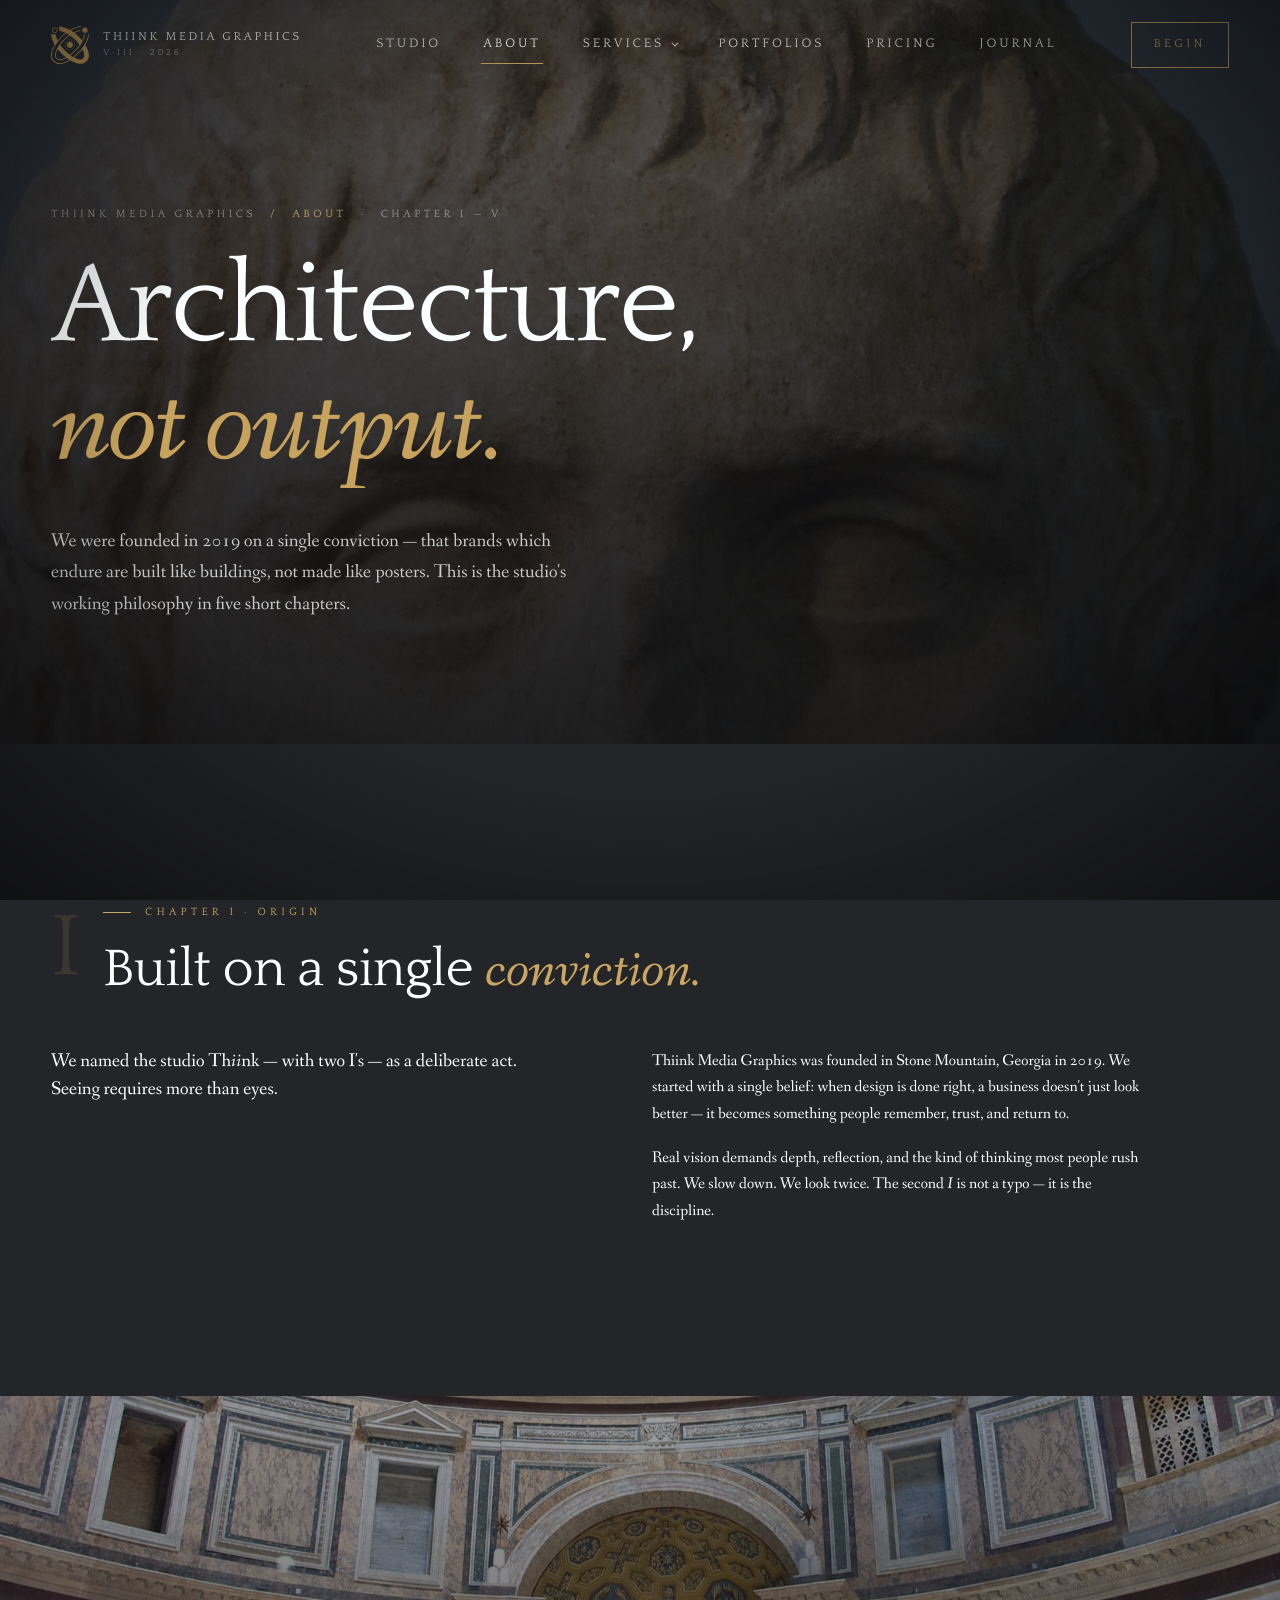
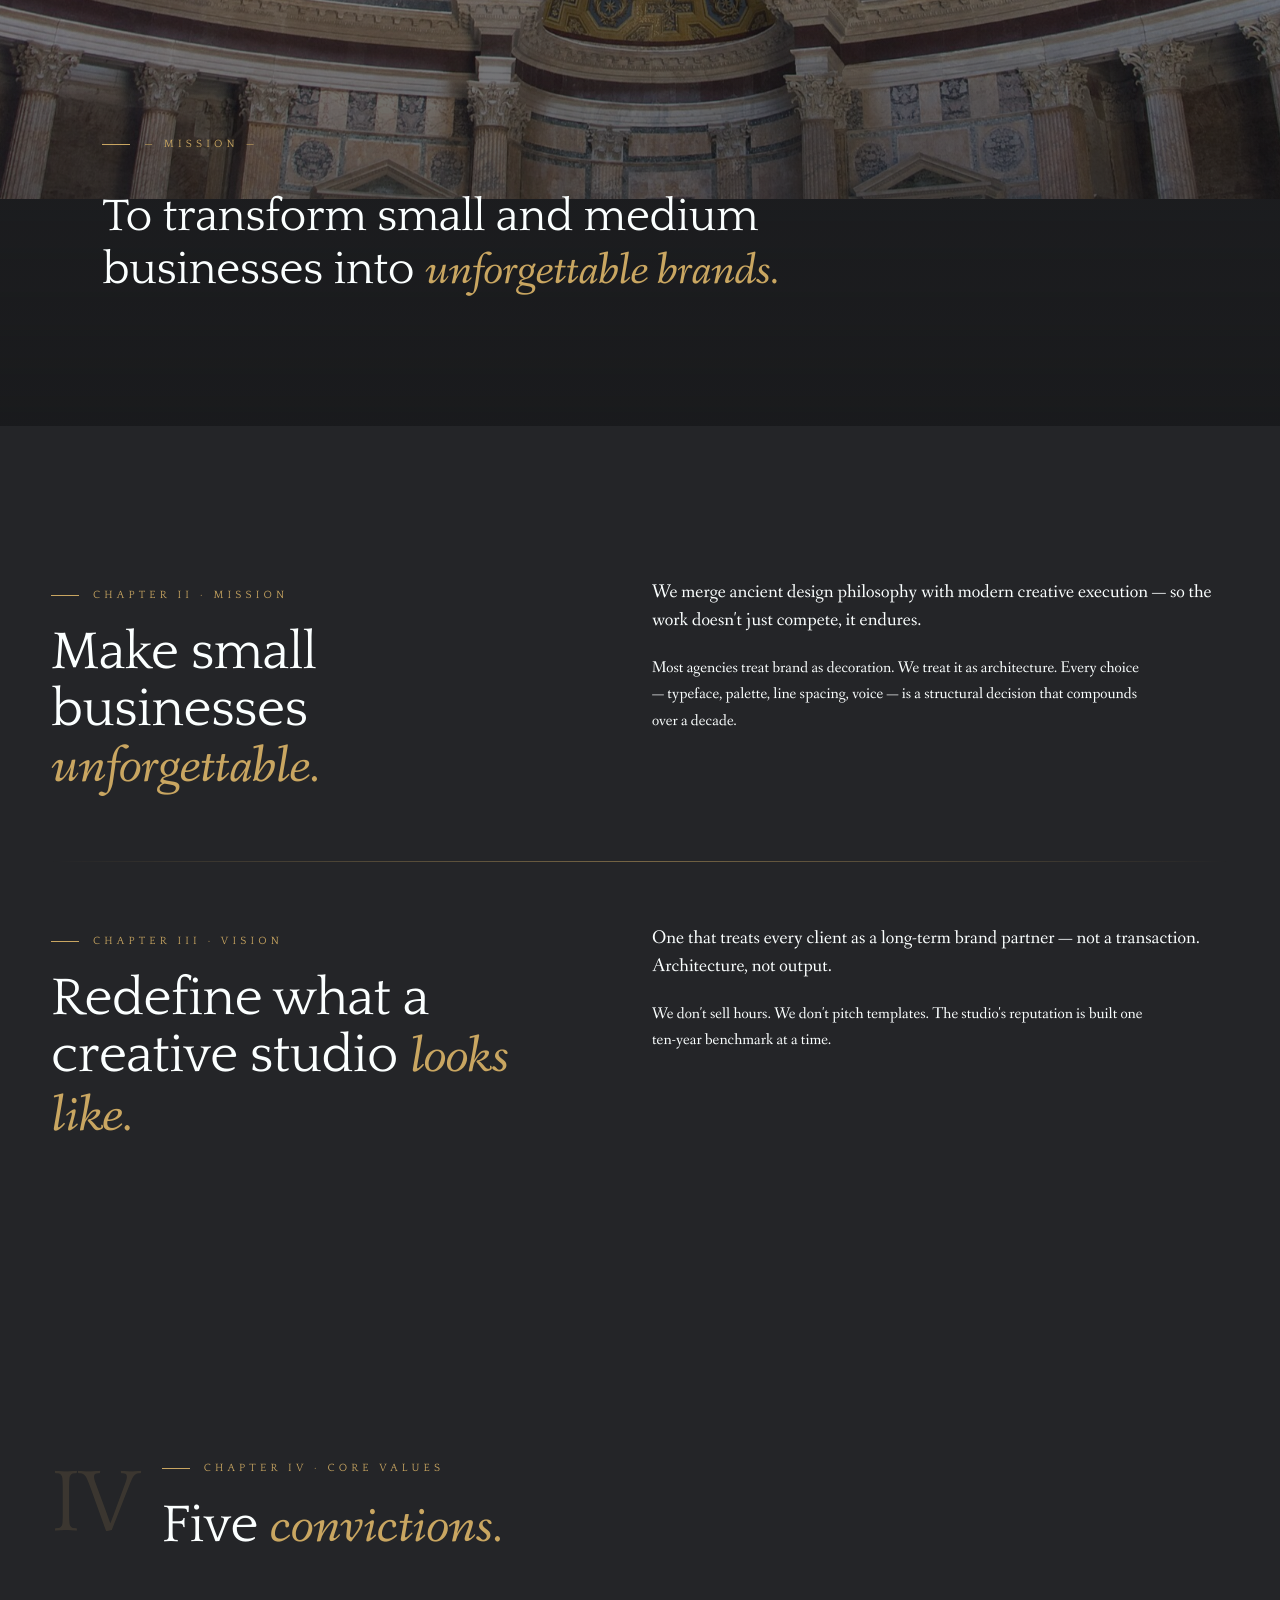
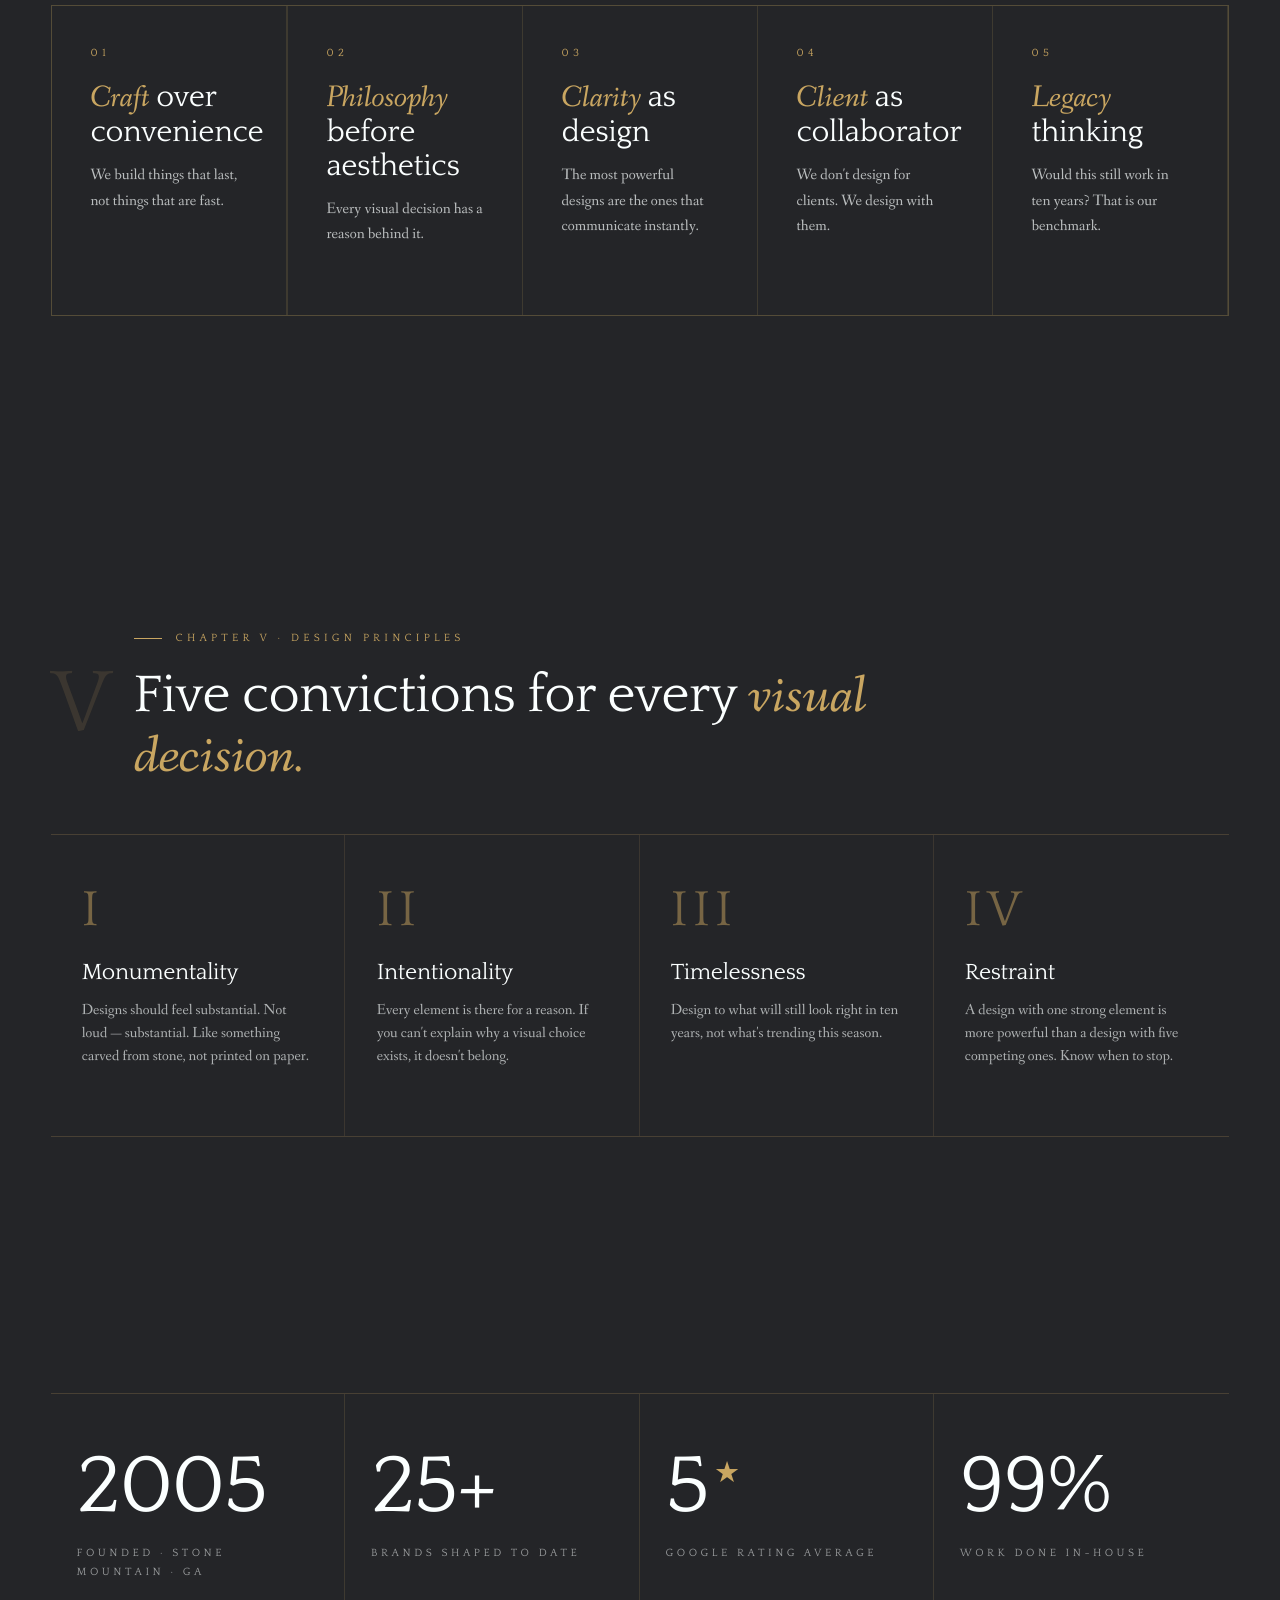
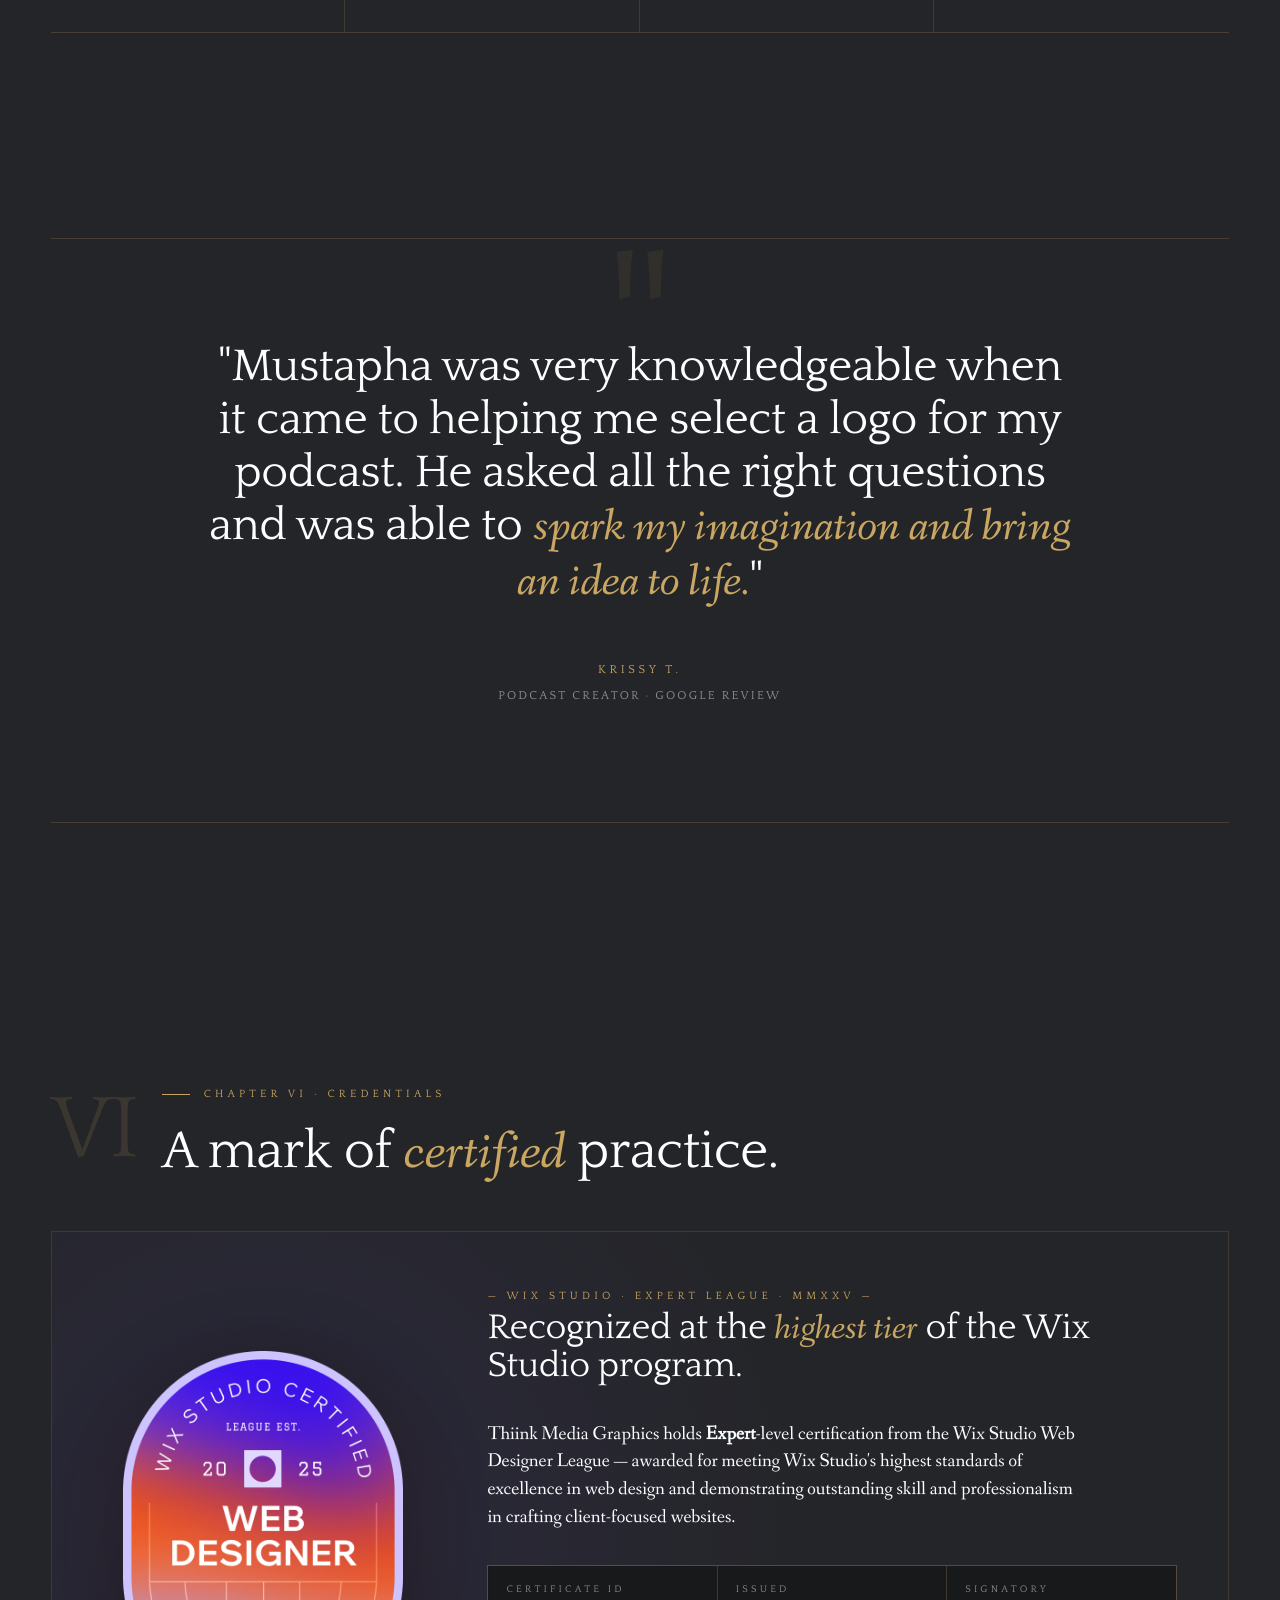
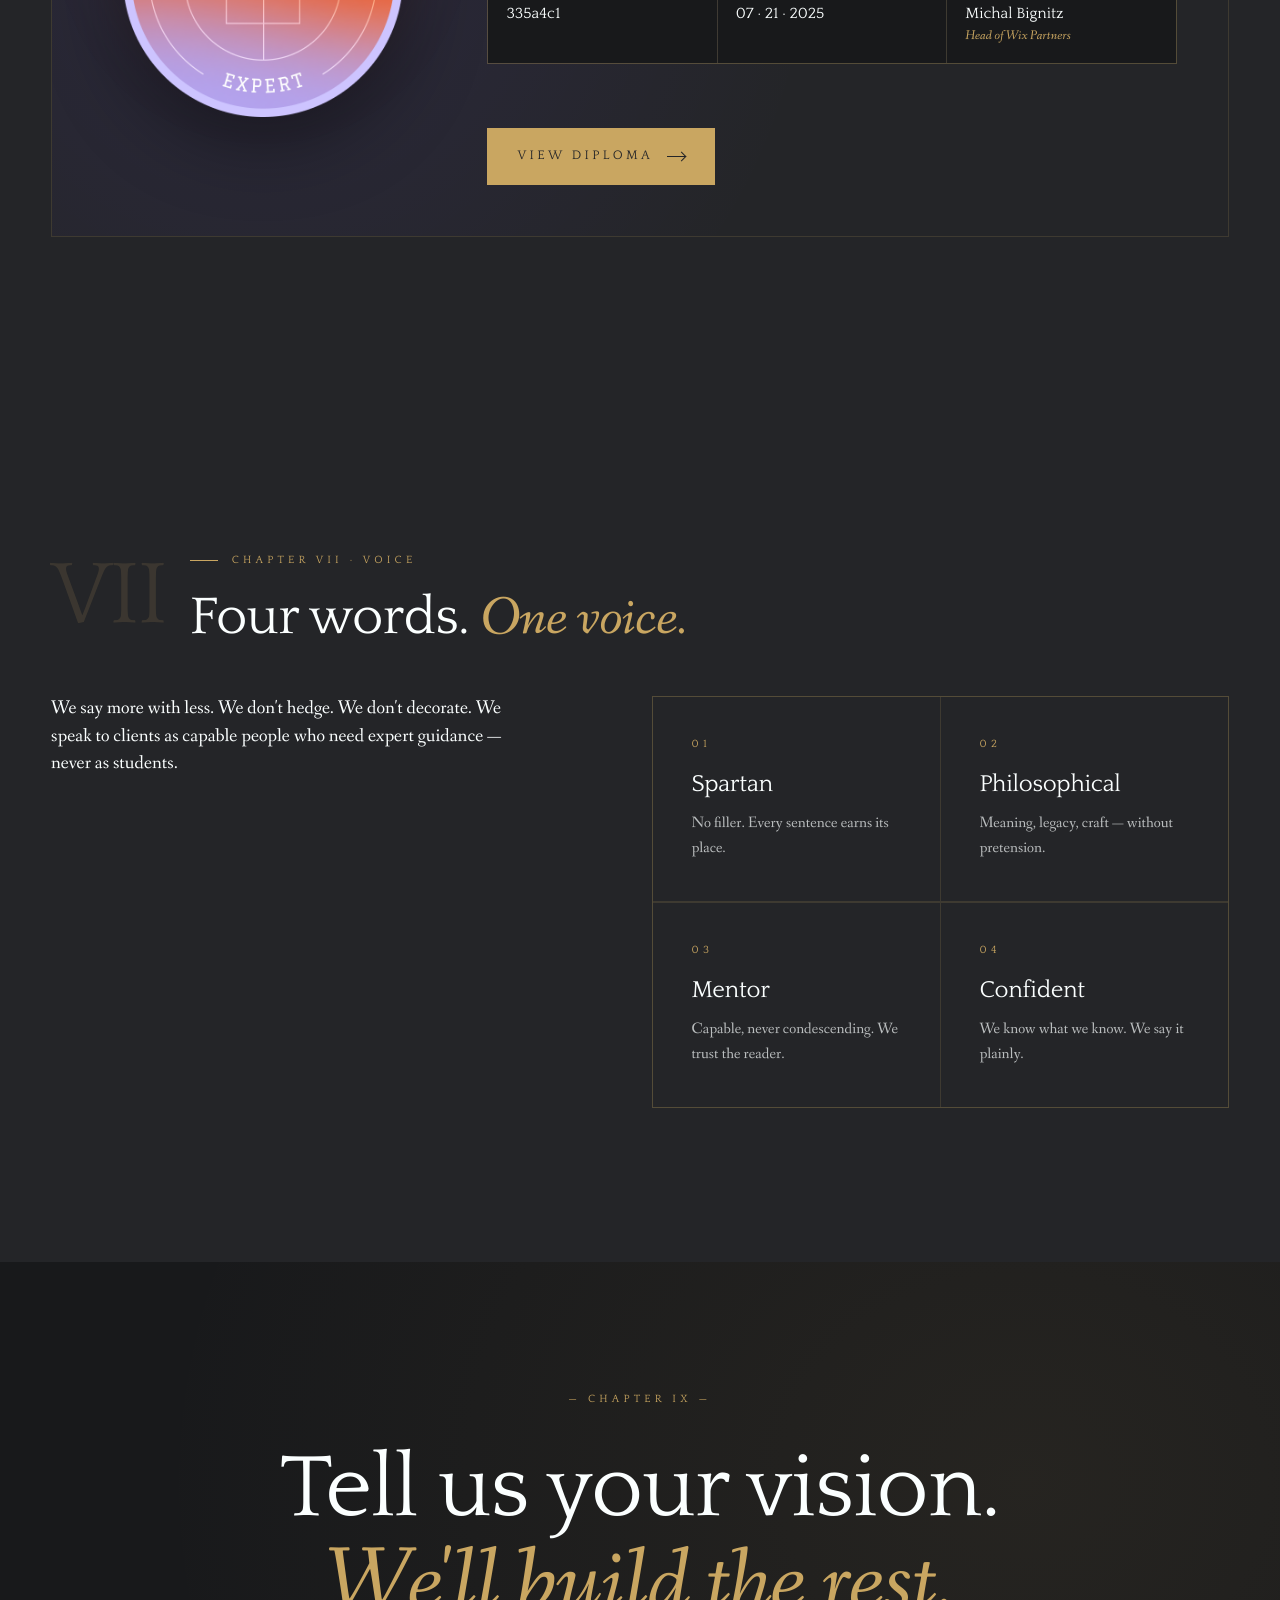
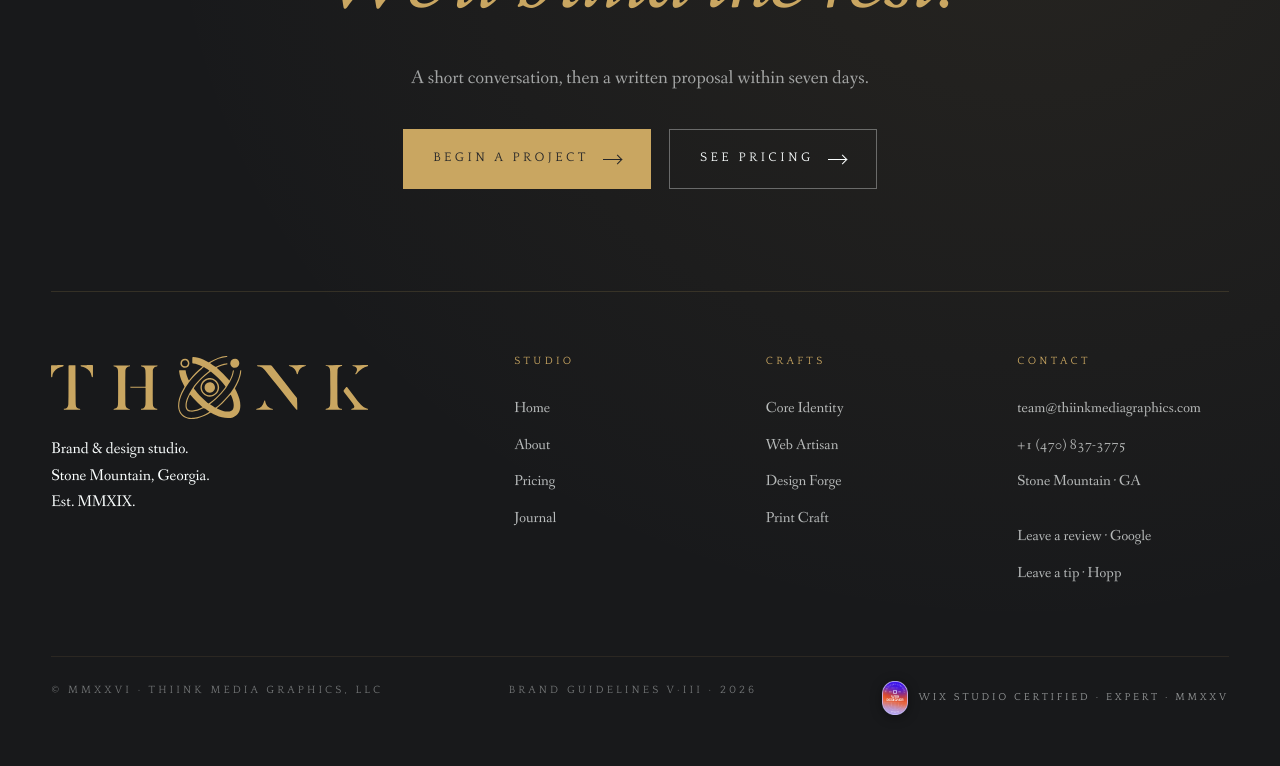
<file: about.html>
<!DOCTYPE html>
<html lang="en">
<head>
  <meta charset="UTF-8" />
  <meta name="viewport" content="width=device-width, initial-scale=1.0" />
  <title>About — Thiink Media Graphics</title>
  <meta name="description" content="Built on a single conviction: when design is done right, a business doesn't just look better — it becomes something people remember, trust, and return to." />
  <link rel="stylesheet" href="assets/brand.css" />
  <link rel="icon" href="assets/logos/mark-monogram.svg" type="image/svg+xml" />
</head>
<body data-screen-label="02 About">

  <!-- ============ NAV ============ -->
  <nav class="site-nav">
    <a href="index.html" class="nav-mark">
      <span class="nav-mark__mono" data-logo="assets/logos/mark-monogram.svg"></span>
      <span class="nav-mark__word">
        Thiink Media Graphics
        <span class="small">V·III · 2026</span>
      </span>
    </a>
    <div class="nav-links">
      <a href="index.html">Studio</a>
      <a href="about.html" class="active">About</a>
      <div class="nav-drop">
        <span class="nav-drop__trigger">Services</span>
        <div class="nav-drop__menu">
          <a href="core-identity.html" class="nav-drop__item">
            <span class="nav-drop__num">01</span>
            <span class="nav-drop__label">
              <span class="nav-drop__name"><em>Core</em> Identity</span>
              <span class="nav-drop__sub">Marks · Type · Color · Voice</span>
            </span>
          </a>
          <a href="web-artisan.html" class="nav-drop__item">
            <span class="nav-drop__num">02</span>
            <span class="nav-drop__label">
              <span class="nav-drop__name"><em>Web</em> Artisan</span>
              <span class="nav-drop__sub">Editorial sites &amp; builds</span>
            </span>
          </a>
          <a href="design-forge.html" class="nav-drop__item">
            <span class="nav-drop__num">03</span>
            <span class="nav-drop__label">
              <span class="nav-drop__name"><em>Design</em> Forge</span>
              <span class="nav-drop__sub">Campaigns · Graphics · Decks</span>
            </span>
          </a>
          <a href="print-craft.html" class="nav-drop__item">
            <span class="nav-drop__num">04</span>
            <span class="nav-drop__label">
              <span class="nav-drop__name"><em>Print</em> Craft</span>
              <span class="nav-drop__sub">Production &amp; merchandise</span>
            </span>
          </a>
        </div>
      </div>
      <a href="portfolio.html">Portfolios</a>
      <a href="pricing.html">Pricing</a>
      <a href="news.html">Journal</a>
    </div>
    <a href="https://form.typeform.com/to/QtfADswh?typeform-source=www.thiinkmediagraphics.com" target="_blank" rel="noopener" class="nav-cta" data-magnetic="8">Begin</a>
    <button class="nav-toggle" aria-label="Menu"><span></span><span></span><span></span></button>
  </nav>

  <!-- ============ PAGE INTRO ============ -->
  <section class="page-intro">
    <div class="page-intro__bg" data-parallax="0.18"
         style="background-image: url('assets/img/plato.jpg'); background-position: center 18%;"></div>
    <div class="wrap">
      <div class="page-intro__crumbs" data-reveal>
        <span>Thiink Media Graphics</span>
        <span class="sep">/</span>
        <span class="gold">About</span>
        <span class="sep">·</span>
        <span>Chapter I — V</span>
      </div>
      <h1 class="page-intro__title" data-reveal>
        <span class="line-mask"><span>Architecture,</span></span>
        <span class="line-mask"><span><em>not output.</em></span></span>
      </h1>
      <p class="page-intro__deck" data-reveal data-reveal-delay="3">
        We were founded in 2019 on a single conviction — that brands which endure are built like buildings, not made like posters. This is the studio's working philosophy in five short chapters.
      </p>
    </div>
  </section>

  <!-- ============ I · ORIGIN ============ -->
  <section class="section">
    <div class="wrap">
      <div class="kicker-row" data-reveal>
        <span class="roman">I</span>
        <div>
          <span class="eyebrow">Chapter I · Origin</span>
          <h2 class="section-title mt-s">Built on a single <em>conviction.</em></h2>
        </div>
      </div>

      <div class="grid12">
        <div class="col-left" data-reveal>
          <p class="lede">
            We named the studio Th<em class="serif-italic">ii</em>nk — with two I's — as a deliberate act. Seeing requires more than eyes.
          </p>
        </div>
        <div class="col-right" data-reveal data-reveal-delay="2">
          <p>
            Thiink Media Graphics was founded in Stone Mountain, Georgia in 2019. We started with a single belief: when design is done right, a business doesn't just look better — it becomes something people remember, trust, and return to.
          </p>
          <p>
            Real vision demands depth, reflection, and the kind of thinking most people rush past. We slow down. We look twice. The second <em class="serif-italic">I</em> is not a typo — it is the discipline.
          </p>
        </div>
      </div>
    </div>
  </section>

  <!-- ============ FULL-BLEED IMAGE ============ -->
  <section class="full-bleed parallax">
    <div class="full-bleed__img" data-parallax="0.22"
         style="background-image: url('assets/img/pantheon.jpg');"></div>
    <div class="full-bleed__overlay"></div>
    <div class="full-bleed__caption wrap" data-reveal>
      <span class="eyebrow">— Mission —</span>
      <p class="pullquote mt-m" style="max-width: 28ch;">
        To transform small and medium businesses into <em>unforgettable brands.</em>
      </p>
    </div>
  </section>

  <!-- ============ II · MISSION + VISION ============ -->
  <section class="section">
    <div class="wrap">
      <div class="grid12">
        <div class="col-left" data-reveal>
          <span class="eyebrow">Chapter II · Mission</span>
          <h2 class="section-title mt-s">Make small businesses <em>unforgettable.</em></h2>
        </div>
        <div class="col-right" data-reveal data-reveal-delay="2">
          <p class="lede">
            We merge ancient design philosophy with modern creative execution — so the work doesn't just compete, it endures.
          </p>
          <p>
            Most agencies treat brand as decoration. We treat it as architecture. Every choice — typeface, palette, line spacing, voice — is a structural decision that compounds over a decade.
          </p>
        </div>
      </div>

      <hr class="divider mt-l mb-l" />

      <div class="grid12">
        <div class="col-left" data-reveal>
          <span class="eyebrow">Chapter III · Vision</span>
          <h2 class="section-title mt-s">Redefine what a creative studio <em>looks like.</em></h2>
        </div>
        <div class="col-right" data-reveal data-reveal-delay="2">
          <p class="lede">
            One that treats every client as a long-term brand partner — not a transaction. Architecture, not output.
          </p>
          <p>
            We don't sell hours. We don't pitch templates. The studio's reputation is built one ten-year benchmark at a time.
          </p>
        </div>
      </div>
    </div>
  </section>

  <!-- ============ III · CORE VALUES ============ -->
  <section class="section">
    <div class="wrap">
      <div class="kicker-row" data-reveal>
        <span class="roman">IV</span>
        <div>
          <span class="eyebrow">Chapter IV · Core Values</span>
          <h2 class="section-title mt-s">Five <em>convictions.</em></h2>
        </div>
      </div>

      <div class="svc-grid" style="grid-template-columns: repeat(auto-fit, minmax(220px, 1fr));">
        <article class="svc" data-reveal>
          <div class="svc__num">01</div>
          <h3 class="svc__name"><em>Craft</em> over convenience</h3>
          <p class="svc__copy">We build things that last, not things that are fast.</p>
        </article>
        <article class="svc" data-reveal data-reveal-delay="1">
          <div class="svc__num">02</div>
          <h3 class="svc__name"><em>Philosophy</em> before aesthetics</h3>
          <p class="svc__copy">Every visual decision has a reason behind it.</p>
        </article>
        <article class="svc" data-reveal data-reveal-delay="2">
          <div class="svc__num">03</div>
          <h3 class="svc__name"><em>Clarity</em> as design</h3>
          <p class="svc__copy">The most powerful designs are the ones that communicate instantly.</p>
        </article>
        <article class="svc" data-reveal data-reveal-delay="3">
          <div class="svc__num">04</div>
          <h3 class="svc__name"><em>Client</em> as collaborator</h3>
          <p class="svc__copy">We don't design for clients. We design with them.</p>
        </article>
        <article class="svc" data-reveal data-reveal-delay="4">
          <div class="svc__num">05</div>
          <h3 class="svc__name"><em>Legacy</em> thinking</h3>
          <p class="svc__copy">Would this still work in ten years? That is our benchmark.</p>
        </article>
      </div>
    </div>
  </section>

  <!-- ============ V · DESIGN PRINCIPLES ============ -->
  <section class="section">
    <div class="wrap">
      <div class="kicker-row" data-reveal>
        <span class="roman">V</span>
        <div>
          <span class="eyebrow">Chapter V · Design Principles</span>
          <h2 class="section-title mt-s">Five convictions for every <em>visual decision.</em></h2>
        </div>
      </div>

      <div class="process">
        <div class="process__step" data-reveal>
          <div class="process__num">I</div>
          <h3 class="process__title">Monumentality</h3>
          <p class="process__body">Designs should feel substantial. Not loud — substantial. Like something carved from stone, not printed on paper.</p>
        </div>
        <div class="process__step" data-reveal data-reveal-delay="1">
          <div class="process__num">II</div>
          <h3 class="process__title">Intentionality</h3>
          <p class="process__body">Every element is there for a reason. If you can't explain why a visual choice exists, it doesn't belong.</p>
        </div>
        <div class="process__step" data-reveal data-reveal-delay="2">
          <div class="process__num">III</div>
          <h3 class="process__title">Timelessness</h3>
          <p class="process__body">Design to what will still look right in ten years, not what's trending this season.</p>
        </div>
        <div class="process__step" data-reveal data-reveal-delay="3">
          <div class="process__num">IV</div>
          <h3 class="process__title">Restraint</h3>
          <p class="process__body">A design with one strong element is more powerful than a design with five competing ones. Know when to stop.</p>
        </div>
      </div>
    </div>
  </section>

  <!-- ============ STATS ============ -->
  <section class="section--tight">
    <div class="wrap">
      <div class="stats" data-reveal="fade">
        <div class="stat">
          <div class="stat__num"><span data-count="2019">2019</span></div>
          <div class="stat__label">Founded · Stone Mountain · GA</div>
        </div>
        <div class="stat">
          <div class="stat__num"><span data-count="25" data-count-suffix="+">25+</span></div>
          <div class="stat__label">Brands shaped to date</div>
        </div>
        <div class="stat">
          <div class="stat__num"><span data-count="5">5</span><sub>★</sub></div>
          <div class="stat__label">Google rating average</div>
        </div>
        <div class="stat">
          <div class="stat__num"><span data-count="100" data-count-suffix="%">100%</span></div>
          <div class="stat__label">Work done in-house</div>
        </div>
      </div>
    </div>
  </section>

  <!-- ============ TESTIMONIAL ============ -->
  <section class="section--tight">
    <div class="wrap">
      <div class="testimonial" data-reveal="fade">
        <div class="testimonial__mark">"</div>
        <div class="testimonial__body">
          <p class="pullquote">
            "Mustapha was very knowledgeable when it came to helping me select a logo for my podcast. He asked all the right questions and was able to <em>spark my imagination and bring an idea to life.</em>"
          </p>
          <p class="testimonial__cite">
            Krissy T.
            <span>Podcast Creator · Google Review</span>
          </p>
        </div>
      </div>
    </div>
  </section>

  <!-- ============ CERTIFICATION ============ -->
  <section class="section">
    <div class="wrap">
      <div class="kicker-row" data-reveal>
        <span class="roman">VI</span>
        <div>
          <span class="eyebrow">Chapter VI · Credentials</span>
          <h2 class="section-title mt-s">A mark of <em>certified</em> practice.</h2>
        </div>
      </div>

      <div class="cert-block">
        <a href="assets/img/wix-studio-diploma.png" target="_blank" rel="noopener" class="cert-block__badge" aria-label="View the full Wix Studio diploma">
          <span class="cert-block__halo" aria-hidden="true"></span>
          <img src="assets/logos/wix-studio-certified.png" alt="Wix Studio Certified Web Designer · Expert · League Est. 2025" />
        </a>
        <div class="cert-block__copy">
          <span class="eyebrow plain">— Wix Studio · Expert League · MMXXV —</span>
          <h3 class="cert-block__title mt-s">Recognized at the <em>highest tier</em> of the Wix Studio program.</h3>
          <p class="lede mt-m">
            Thiink Media Graphics holds <strong>Expert</strong>-level certification from the Wix Studio Web Designer League — awarded for meeting Wix Studio's highest standards of excellence in web design and demonstrating outstanding skill and professionalism in crafting client-focused websites.
          </p>

          <dl class="cert-block__creds">
            <div>
              <dt>Certificate ID</dt>
              <dd>335a4c1</dd>
            </div>
            <div>
              <dt>Issued</dt>
              <dd>07 · 21 · 2025</dd>
            </div>
            <div>
              <dt>Signatory</dt>
              <dd>Michal Bignitz<br/><em>Head of Wix Partners</em></dd>
            </div>
          </dl>

          <div class="hero__cta-row mt-l">
            <a href="assets/img/wix-studio-diploma.png" target="_blank" rel="noopener" class="btn btn--gold" data-magnetic="10">View diploma <span class="arrow"></span></a>
          </div>
        </div>
      </div>
    </div>
  </section>

  <!-- ============ TONE OF VOICE ============ -->
  <section class="section">
    <div class="wrap">
      <div class="kicker-row" data-reveal>
        <span class="roman">VII</span>
        <div>
          <span class="eyebrow">Chapter VII · Voice</span>
          <h2 class="section-title mt-s">Four words. <em>One voice.</em></h2>
        </div>
      </div>

      <div class="grid12">
        <div class="col-left" data-reveal>
          <p class="lede">
            We say more with less. We don't hedge. We don't decorate. We speak to clients as capable people who need expert guidance — never as students.
          </p>
        </div>
        <div class="col-right">
          <div style="display: grid; grid-template-columns: 1fr 1fr; gap: 1px; background: rgba(201,166,97,.16); border: 1px solid rgba(201,166,97,.16);">
            <div class="svc" data-reveal>
              <div class="svc__num">01</div>
              <h3 class="svc__name" style="font-size:24px;">Spartan</h3>
              <p class="svc__copy" style="margin:0;">No filler. Every sentence earns its place.</p>
            </div>
            <div class="svc" data-reveal data-reveal-delay="1">
              <div class="svc__num">02</div>
              <h3 class="svc__name" style="font-size:24px;">Philosophical</h3>
              <p class="svc__copy" style="margin:0;">Meaning, legacy, craft — without pretension.</p>
            </div>
            <div class="svc" data-reveal data-reveal-delay="2">
              <div class="svc__num">03</div>
              <h3 class="svc__name" style="font-size:24px;">Mentor</h3>
              <p class="svc__copy" style="margin:0;">Capable, never condescending. We trust the reader.</p>
            </div>
            <div class="svc" data-reveal data-reveal-delay="3">
              <div class="svc__num">04</div>
              <h3 class="svc__name" style="font-size:24px;">Confident</h3>
              <p class="svc__copy" style="margin:0;">We know what we know. We say it plainly.</p>
            </div>
          </div>
        </div>
      </div>
    </div>
  </section>

  <!-- ============ FOOTER ============ -->
  <footer class="site-foot" id="contact">
    <div class="wrap">
      <div class="foot-cta" data-reveal>
        <span class="eyebrow plain center" style="justify-content:center;display:flex;">— Chapter IX —</span>
        <h2 class="mt-m">Tell us your vision.<br/><em>We'll build the rest.</em></h2>
        <p class="lede muted center" style="margin: 0 auto 36px;">
          A short conversation, then a written proposal within seven days.
        </p>
        <div class="hero__cta-row" style="justify-content:center;">
          <a href="mailto:team@thiinkmediagraphics.com" class="btn btn--gold" data-magnetic="12">Begin a Project <span class="arrow"></span></a>
          <a href="pricing.html" class="btn btn--ghost">See pricing <span class="arrow"></span></a>
        </div>
      </div>

      <div class="foot-grid">
        <div class="foot-col">
          <span class="foot-logo" data-logo="assets/logos/wordmark-greek.svg"></span>
          <p>Brand &amp; design studio.<br/>Stone Mountain, Georgia.<br/>Est. MMXIX.</p>
        </div>
        <div class="foot-col">
          <h4>Studio</h4>
          <ul>
            <li><a href="index.html">Home</a></li>
            <li><a href="about.html">About</a></li>
            <li><a href="pricing.html">Pricing</a></li>
            <li><a href="news.html">Journal</a></li>
          </ul>
        </div>
        <div class="foot-col">
          <h4>Crafts</h4>
          <ul>
            <li><a href="core-identity.html">Core Identity</a></li>
            <li><a href="web-artisan.html">Web Artisan</a></li>
            <li><a href="design-forge.html">Design Forge</a></li>
            <li><a href="print-craft.html">Print Craft</a></li>
          </ul>
        </div>
        <div class="foot-col">
          <h4>Contact</h4>
          <ul>
            <li><a href="mailto:team@thiinkmediagraphics.com">team@thiinkmediagraphics.com</a></li>
            <li><a href="tel:+14708373775">+1 (470) 837-3775</a></li>
            <li>Stone Mountain · GA</li>
            <li class="mt-s"><a href="https://g.page/r/Cblzq7Mndxo8EAI/review" target="_blank" rel="noopener">Leave a review · Google</a></li>
            <li><a href="https://www.hopp.bio/thiinkmg" target="_blank" rel="noopener">Leave a tip · Hopp</a></li>
          </ul>
        </div>
      </div>

      <div class="foot-base">
        <span>© MMXXVI · Thiink Media Graphics, LLC</span>
        <span>Brand Guidelines V·III · 2026</span>
        <a href="https://www.wix.com/studio/agencies" target="_blank" rel="noopener" class="foot-cert" aria-label="Wix Studio Certified Web Designer · Expert · 2025">
          <img src="assets/logos/wix-studio-certified.png" alt="" />
          <span>Wix Studio Certified · Expert · MMXXV</span>
        </a>
      </div>
    </div>
  </footer>

  <script src="assets/site.js"></script>
</body>
</html>
</file>
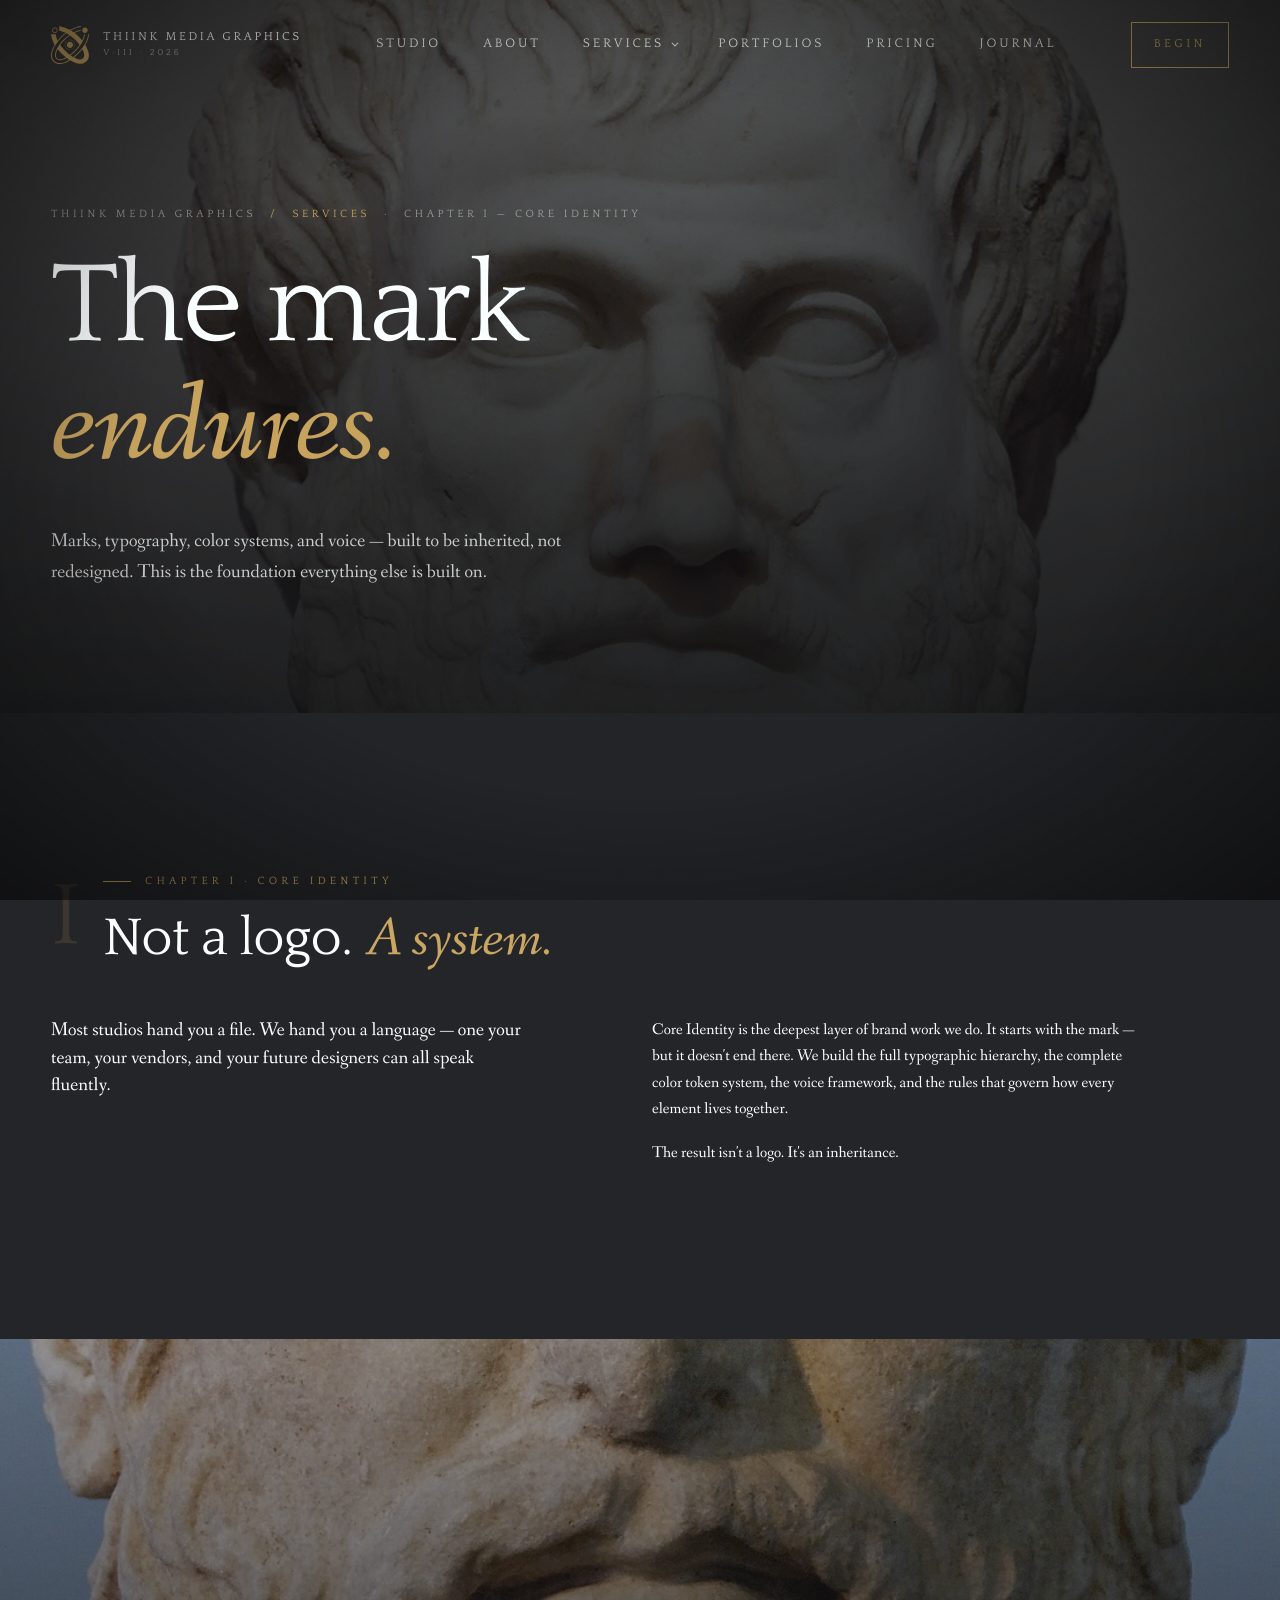
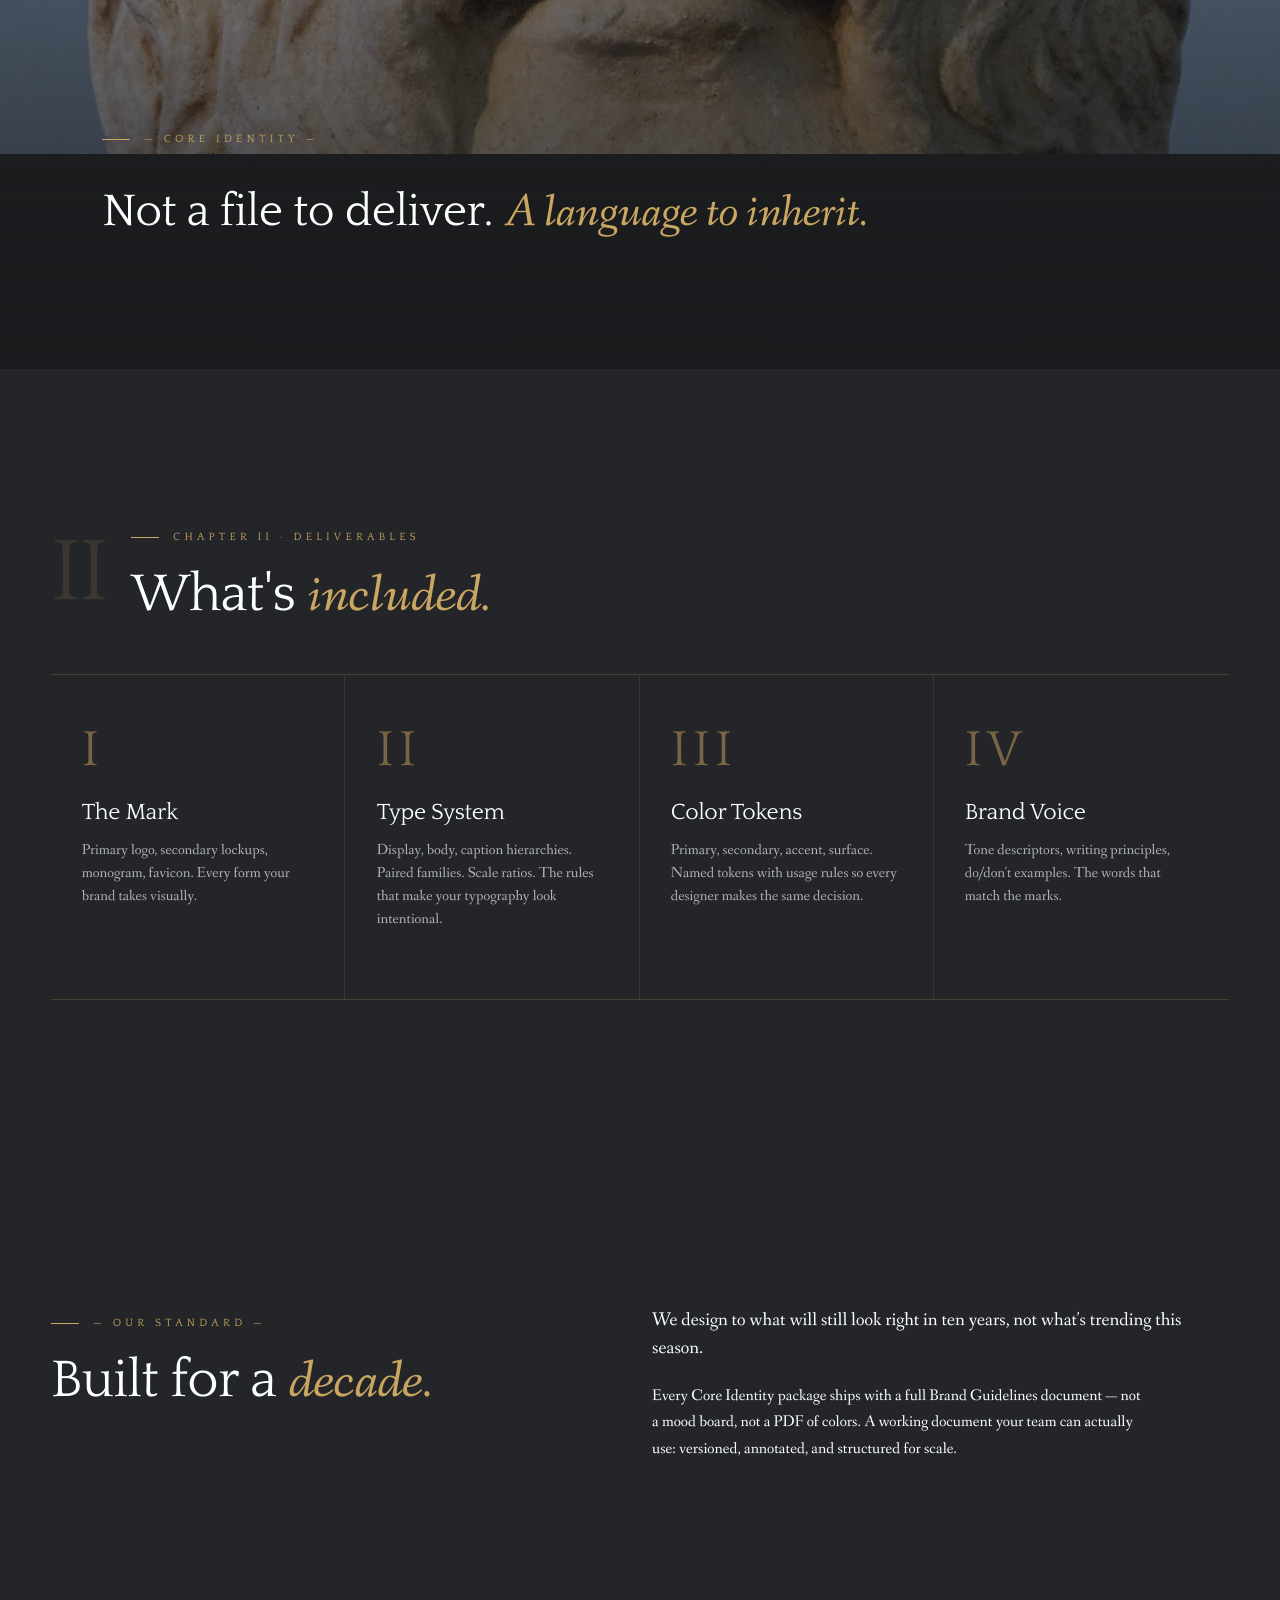
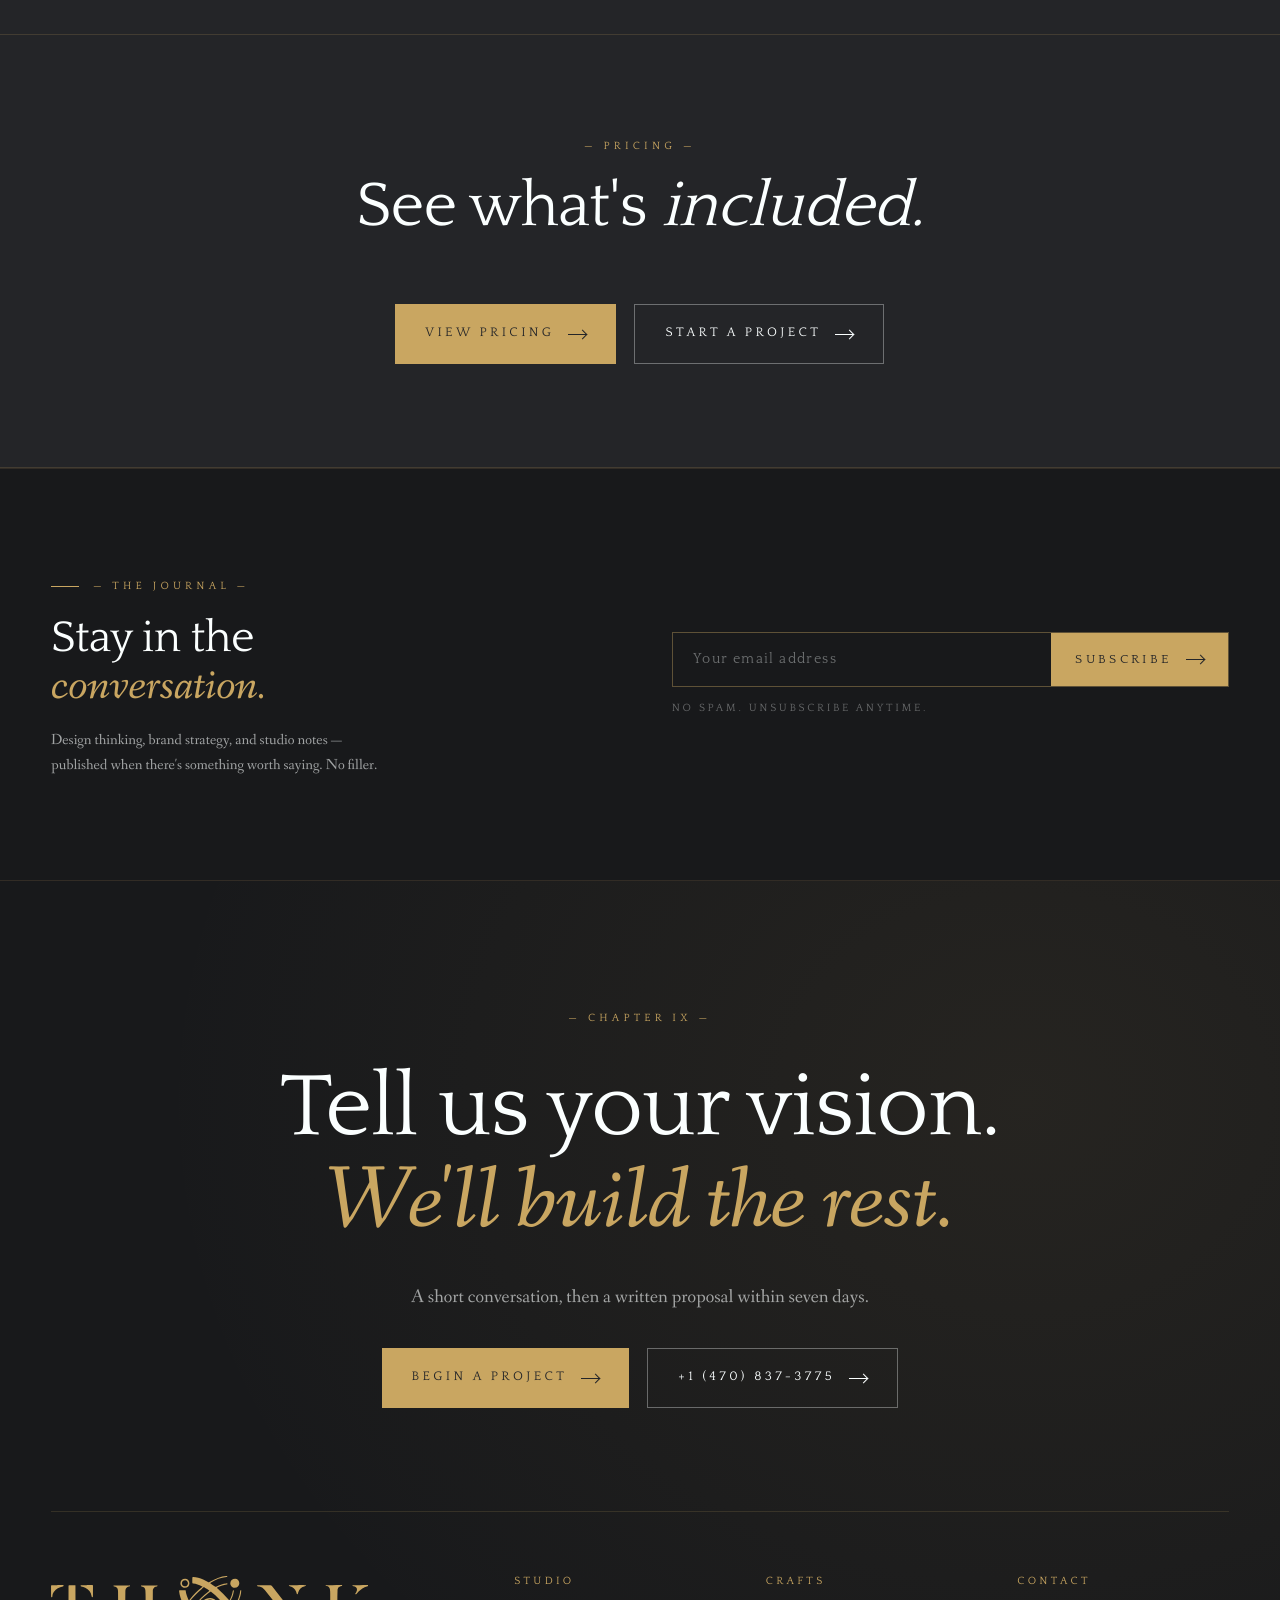
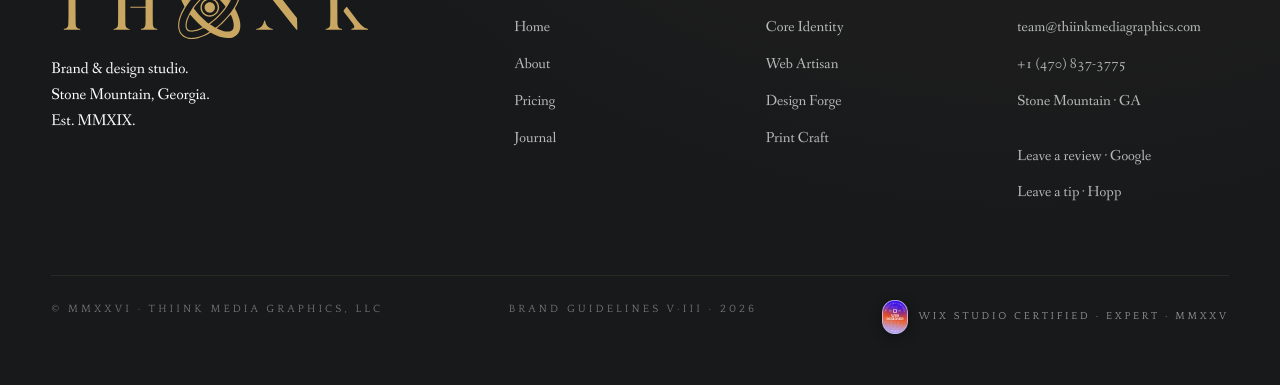
<file: core-identity.html>
<!DOCTYPE html>
<html lang="en">
<head>
  <meta charset="UTF-8" />
  <meta name="viewport" content="width=device-width, initial-scale=1.0" />
  <title>Core Identity — Thiink Media Graphics</title>
  <meta name="description" content="Marks, typography, color systems, and voice — built to be inherited, not redesigned. This is the foundation everything else is built on." />

  <meta property="og:type" content="website" />
  <meta property="og:url" content="https://www.thiinkmediagraphics.com/core-identity.html" />
  <meta property="og:title" content="Core Identity — Thiink Media Graphics" />
  <meta property="og:description" content="Marks, typography, color systems, and voice — built to be inherited, not redesigned. This is the foundation everything else is built on." />
  <meta property="og:image" content="https://www.thiinkmediagraphics.com/assets/img/aristotle.jpg" />
  <meta property="og:site_name" content="Thiink Media Graphics" />
  <meta name="twitter:card" content="summary_large_image" />
  <meta name="twitter:title" content="Core Identity — Thiink Media Graphics" />
  <meta name="twitter:description" content="Marks, typography, color systems, and voice — built to be inherited, not redesigned. This is the foundation everything else is built on." />
  <meta name="twitter:image" content="https://www.thiinkmediagraphics.com/assets/img/aristotle.jpg" />

  <link rel="stylesheet" href="assets/brand.css" />
  <link rel="icon" href="assets/logos/mark-monogram.svg" type="image/svg+xml" />
</head>
<body data-screen-label="01 Identity">

  <!-- ============ NAV ============ -->
  <nav class="site-nav">
    <a href="index.html" class="nav-mark">
      <span class="nav-mark__mono" data-logo="assets/logos/mark-monogram.svg"></span>
      <span class="nav-mark__word">
        Thiink Media Graphics
        <span class="small">V·III · 2026</span>
      </span>
    </a>
    <div class="nav-links">
      <a href="index.html">Studio</a>
      <a href="about.html">About</a>
      <div class="nav-drop">
        <span class="nav-drop__trigger">Services</span>
        <div class="nav-drop__menu">
          <a href="core-identity.html" class="nav-drop__item">
            <span class="nav-drop__num">01</span>
            <span class="nav-drop__label">
              <span class="nav-drop__name"><em>Core</em> Identity</span>
              <span class="nav-drop__sub">Marks · Type · Color · Voice</span>
            </span>
          </a>
          <a href="web-artisan.html" class="nav-drop__item">
            <span class="nav-drop__num">02</span>
            <span class="nav-drop__label">
              <span class="nav-drop__name"><em>Web</em> Artisan</span>
              <span class="nav-drop__sub">Editorial sites &amp; builds</span>
            </span>
          </a>
          <a href="design-forge.html" class="nav-drop__item">
            <span class="nav-drop__num">03</span>
            <span class="nav-drop__label">
              <span class="nav-drop__name"><em>Design</em> Forge</span>
              <span class="nav-drop__sub">Campaigns · Graphics · Decks</span>
            </span>
          </a>
          <a href="print-craft.html" class="nav-drop__item">
            <span class="nav-drop__num">04</span>
            <span class="nav-drop__label">
              <span class="nav-drop__name"><em>Print</em> Craft</span>
              <span class="nav-drop__sub">Production &amp; merchandise</span>
            </span>
          </a>
        </div>
      </div>
      <a href="portfolio.html">Portfolios</a>
      <a href="pricing.html">Pricing</a>
      <a href="news.html">Journal</a>
    </div>
    <a href="https://form.typeform.com/to/QtfADswh?typeform-source=www.thiinkmediagraphics.com" target="_blank" rel="noopener" class="nav-cta" data-magnetic="8">Begin</a>
    <button class="nav-toggle" aria-label="Menu"><span></span><span></span><span></span></button>
  </nav>

  <!-- ============ PAGE INTRO ============ -->
  <section class="page-intro">
    <div class="page-intro__bg" data-parallax="0.18"
         style="background-image: url('assets/img/aristotle.jpg'); background-position: center 25%;"></div>
    <div class="wrap">
      <div class="page-intro__crumbs" data-reveal>
        <span>Thiink Media Graphics</span>
        <span class="sep">/</span>
        <span class="gold">Services</span>
        <span class="sep">·</span>
        <span>Chapter I — Core Identity</span>
      </div>
      <h1 class="page-intro__title" data-reveal>
        <span class="line-mask"><span>The mark</span></span>
        <span class="line-mask"><span><em>endures.</em></span></span>
      </h1>
      <p class="page-intro__deck" data-reveal data-reveal-delay="3">
        Marks, typography, color systems, and voice — built to be inherited, not redesigned. This is the foundation everything else is built on.
      </p>
    </div>
  </section>

  <!-- ============ I · WHAT IT IS ============ -->
  <section class="section">
    <div class="wrap">
      <div class="kicker-row" data-reveal>
        <span class="roman">I</span>
        <div>
          <span class="eyebrow">Chapter I · Core Identity</span>
          <h2 class="section-title mt-s">Not a logo. <em>A system.</em></h2>
        </div>
      </div>

      <div class="grid12">
        <div class="col-left" data-reveal>
          <p class="lede">
            Most studios hand you a file. We hand you a language — one your team, your vendors, and your future designers can all speak fluently.
          </p>
        </div>
        <div class="col-right" data-reveal data-reveal-delay="2">
          <p>
            Core Identity is the deepest layer of brand work we do. It starts with the mark — but it doesn't end there. We build the full typographic hierarchy, the complete color token system, the voice framework, and the rules that govern how every element lives together.
          </p>
          <p>
            The result isn't a logo. It's an inheritance.
          </p>
        </div>
      </div>
    </div>
  </section>

  <!-- ============ FULL-BLEED IMAGE ============ -->
  <section class="full-bleed parallax">
    <div class="full-bleed__img" data-parallax="0.22"
         style="background-image: url('assets/img/plato.jpg');"></div>
    <div class="full-bleed__overlay"></div>
    <div class="full-bleed__caption wrap" data-reveal>
      <span class="eyebrow">— Core Identity —</span>
      <p class="pullquote mt-m" style="max-width: 28ch;">Not a file to deliver. <em>A language to inherit.</em></p>
    </div>
  </section>

  <!-- ============ II · DELIVERABLES ============ -->
  <section class="section">
    <div class="wrap">
      <div class="kicker-row" data-reveal>
        <span class="roman">II</span>
        <div>
          <span class="eyebrow">Chapter II · Deliverables</span>
          <h2 class="section-title mt-s">What's <em>included.</em></h2>
        </div>
      </div>

      <div class="process">
        <div class="process__step" data-reveal>
          <div class="process__num">I</div>
          <h3 class="process__title">The Mark</h3>
          <p class="process__body">Primary logo, secondary lockups, monogram, favicon. Every form your brand takes visually.</p>
        </div>
        <div class="process__step" data-reveal data-reveal-delay="1">
          <div class="process__num">II</div>
          <h3 class="process__title">Type System</h3>
          <p class="process__body">Display, body, caption hierarchies. Paired families. Scale ratios. The rules that make your typography look intentional.</p>
        </div>
        <div class="process__step" data-reveal data-reveal-delay="2">
          <div class="process__num">III</div>
          <h3 class="process__title">Color Tokens</h3>
          <p class="process__body">Primary, secondary, accent, surface. Named tokens with usage rules so every designer makes the same decision.</p>
        </div>
        <div class="process__step" data-reveal data-reveal-delay="3">
          <div class="process__num">IV</div>
          <h3 class="process__title">Brand Voice</h3>
          <p class="process__body">Tone descriptors, writing principles, do/don't examples. The words that match the marks.</p>
        </div>
      </div>
    </div>
  </section>

  <!-- ============ III · DESIGNED TO LAST ============ -->
  <section class="section">
    <div class="wrap">
      <div class="grid12">
        <div class="col-left" data-reveal>
          <span class="eyebrow">— Our standard —</span>
          <h2 class="section-title mt-s">Built for a <em>decade.</em></h2>
        </div>
        <div class="col-right" data-reveal data-reveal-delay="2">
          <p class="lede">
            We design to what will still look right in ten years, not what's trending this season.
          </p>
          <p>
            Every Core Identity package ships with a full Brand Guidelines document — not a mood board, not a PDF of colors. A working document your team can actually use: versioned, annotated, and structured for scale.
          </p>
        </div>
      </div>
    </div>
  </section>

  <!-- ============ CTA BAND ============ -->
  <section class="section--tight" style="border-top: 1px solid rgba(201,166,97,.18); border-bottom: 1px solid rgba(201,166,97,.18); text-align: center;">
    <div class="wrap">
      <div data-reveal>
        <span class="eyebrow plain" style="justify-content:center;display:flex;">— Pricing —</span>
        <h2 class="mt-s" style="font-size: clamp(36px, 5vw, 72px);">See what's <em>included.</em></h2>
        <div class="hero__cta-row mt-l" style="justify-content:center;">
          <a href="pricing.html" class="btn btn--gold" data-magnetic="10">View pricing <span class="arrow"></span></a>
          <a href="https://form.typeform.com/to/QtfADswh?typeform-source=www.thiinkmediagraphics.com" target="_blank" rel="noopener" class="btn btn--ghost" data-magnetic="10">Start a project <span class="arrow"></span></a>
        </div>
      </div>
    </div>
  </section>

  <!-- ============ JOURNAL SUBSCRIBE ============ -->
  <section class="section--tight" style="background: var(--shark-black-deep); border-top: 1px solid rgba(201,166,97,.14); border-bottom: 1px solid rgba(201,166,97,.14);">
    <div class="wrap">
      <div class="subscribe-grid" data-reveal>
        <div>
          <span class="eyebrow">— The Journal —</span>
          <h2 class="section-title mt-s" style="font-size: clamp(28px, 3.5vw, 48px);">Stay in the<br/><em>conversation.</em></h2>
          <p class="muted mt-s" style="font-size: 15px; max-width: 44ch; margin-bottom: 0;">
            Design thinking, brand strategy, and studio notes — published when there's something worth saying. No filler.
          </p>
        </div>
        <form class="subscribe-form" novalidate>
          <div class="subscribe-input-row">
            <input
              type="email"
              name="email"
              placeholder="Your email address"
              required
              autocomplete="email"
              class="subscribe-input"
            />
            <button type="submit" class="btn btn--gold">
              Subscribe <span class="arrow"></span>
            </button>
          </div>
          <p class="subscribe-note">No spam. Unsubscribe anytime.</p>
        </form>
      </div>
    </div>
  </section>

  <!-- ============ FOOTER ============ -->
  <footer class="site-foot" id="contact">
    <div class="wrap">
      <div class="foot-cta" data-reveal>
        <span class="eyebrow plain center" style="justify-content:center;display:flex;">— Chapter IX —</span>
        <h2 class="mt-m">Tell us your vision.<br/><em>We'll build the rest.</em></h2>
        <p class="lede muted center" style="margin: 0 auto 36px;">
          A short conversation, then a written proposal within seven days.
        </p>
        <div class="hero__cta-row" style="justify-content:center;">
          <a href="https://form.typeform.com/to/QtfADswh?typeform-source=www.thiinkmediagraphics.com" target="_blank" rel="noopener" class="btn btn--gold" data-magnetic="12">Begin a Project <span class="arrow"></span></a>
          <a href="tel:+14708373775" class="btn btn--ghost">+1 (470) 837-3775 <span class="arrow"></span></a>
        </div>
      </div>

      <div class="foot-grid">
        <div class="foot-col">
          <span class="foot-logo" data-logo="assets/logos/wordmark-greek.svg"></span>
          <p>Brand &amp; design studio.<br/>Stone Mountain, Georgia.<br/>Est. MMXIX.</p>
        </div>
        <div class="foot-col">
          <h4>Studio</h4>
          <ul>
            <li><a href="index.html">Home</a></li>
            <li><a href="about.html">About</a></li>
            <li><a href="pricing.html">Pricing</a></li>
            <li><a href="news.html">Journal</a></li>
          </ul>
        </div>
        <div class="foot-col">
          <h4>Crafts</h4>
          <ul>
            <li><a href="core-identity.html">Core Identity</a></li>
            <li><a href="web-artisan.html">Web Artisan</a></li>
            <li><a href="design-forge.html">Design Forge</a></li>
            <li><a href="print-craft.html">Print Craft</a></li>
          </ul>
        </div>
        <div class="foot-col">
          <h4>Contact</h4>
          <ul>
            <li><a href="mailto:team@thiinkmediagraphics.com">team@thiinkmediagraphics.com</a></li>
            <li><a href="tel:+14708373775">+1 (470) 837-3775</a></li>
            <li>Stone Mountain · GA</li>
            <li class="mt-s"><a href="https://g.page/r/Cblzq7Mndxo8EAI/review" target="_blank" rel="noopener">Leave a review · Google</a></li>
            <li><a href="https://www.hopp.bio/thiinkmg" target="_blank" rel="noopener">Leave a tip · Hopp</a></li>
          </ul>
        </div>
      </div>

      <div class="foot-base">
        <span>© MMXXVI · Thiink Media Graphics, LLC</span>
        <span>Brand Guidelines V·III · 2026</span>
        <a href="https://www.wix.com/studio/agencies" target="_blank" rel="noopener" class="foot-cert" aria-label="Wix Studio Certified Web Designer · Expert · 2025">
          <img src="assets/logos/wix-studio-certified.png" alt="" />
          <span>Wix Studio Certified · Expert · MMXXV</span>
        </a>
      </div>
    </div>
  </footer>

  <script src="assets/site.js"></script>
  <script>
  (function () {
    const form = document.querySelector('.subscribe-form');
    if (!form) return;
    form.addEventListener('submit', function (e) {
      e.preventDefault();
      const email = (form.querySelector('input[type="email"]').value || '').trim();
      if (!email) return;
      window.open(
        'https://form.typeform.com/to/QtfADswh?typeform-source=www.thiinkmediagraphics.com#email=' + encodeURIComponent(email),
        '_blank',
        'noopener'
      );
      form.innerHTML =
        '<p class="subscribe-form--done">' +
        '<span style="width:18px;height:1px;background:var(--gold);display:inline-block;flex-shrink:0;"></span>' +
        'You\'re on the list — thank you.' +
        '</p>';
    });
  })();
  </script>
</body>
</html>
</file>
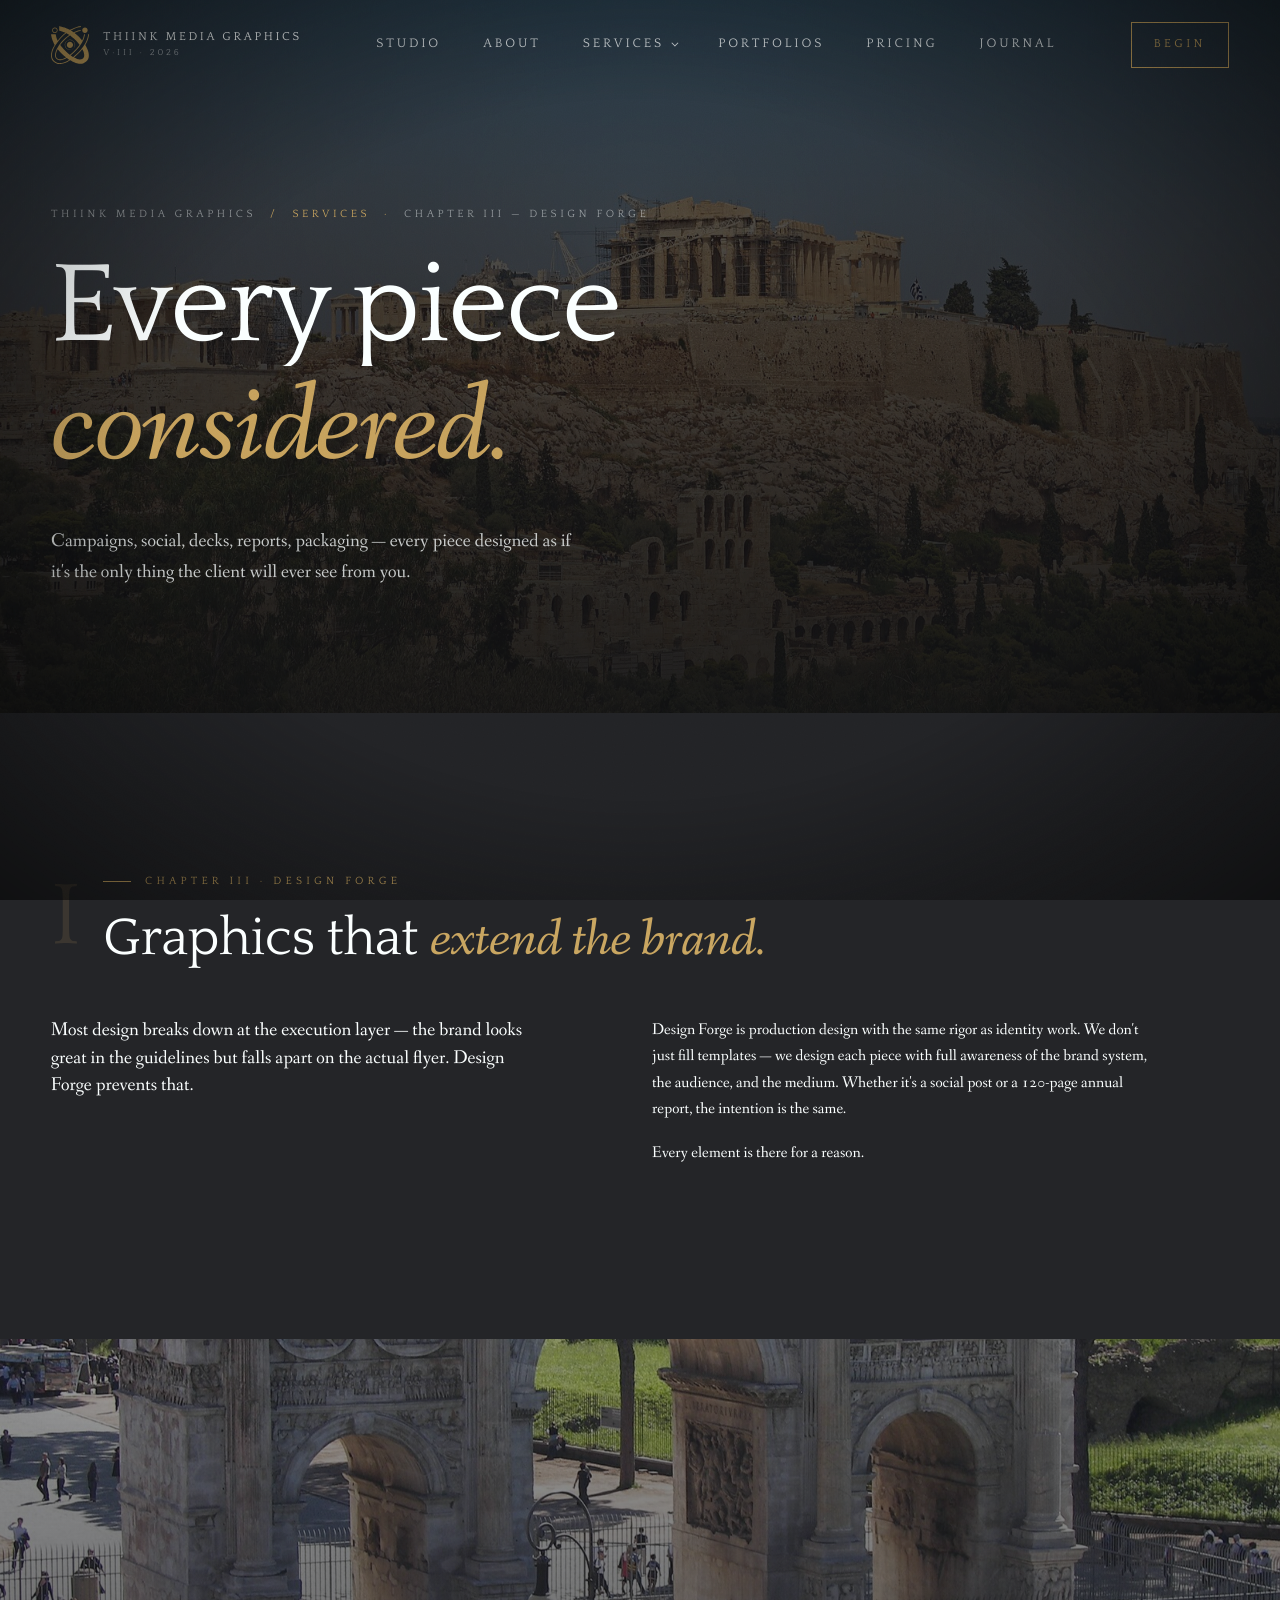
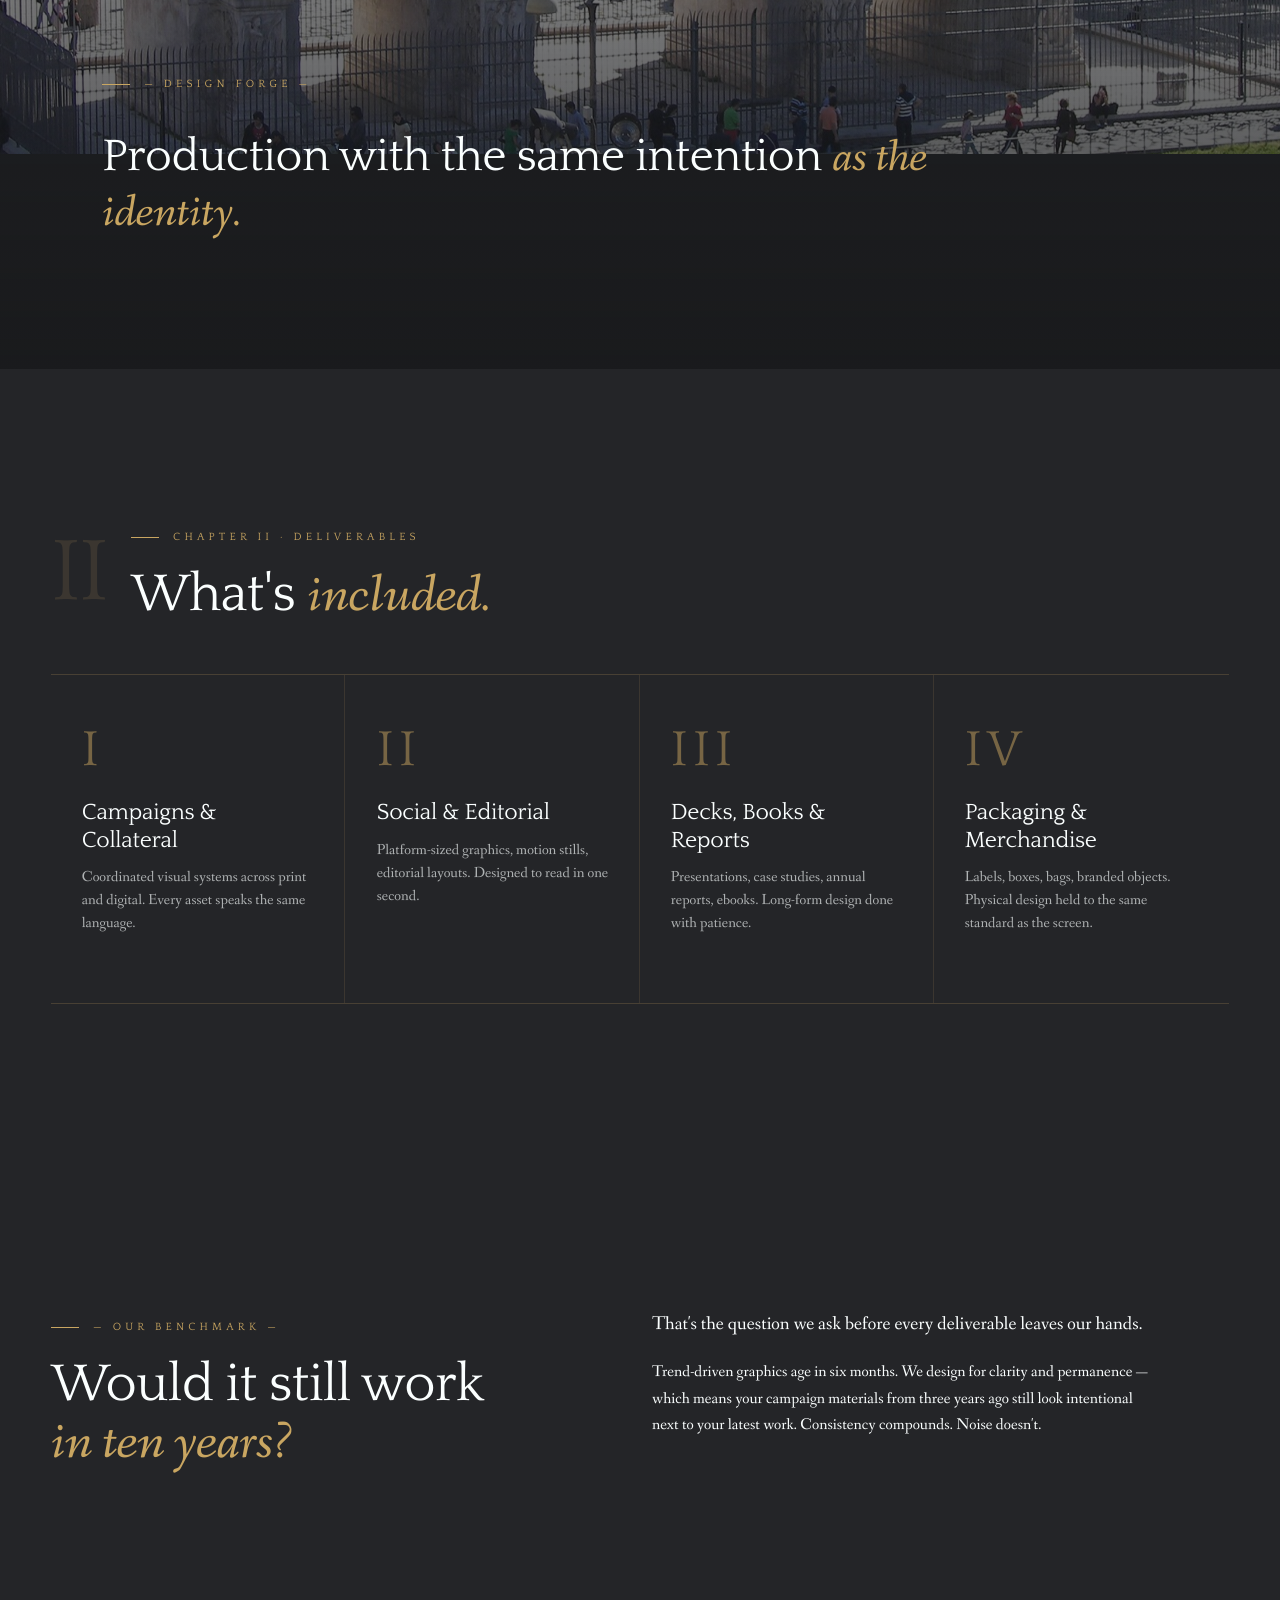
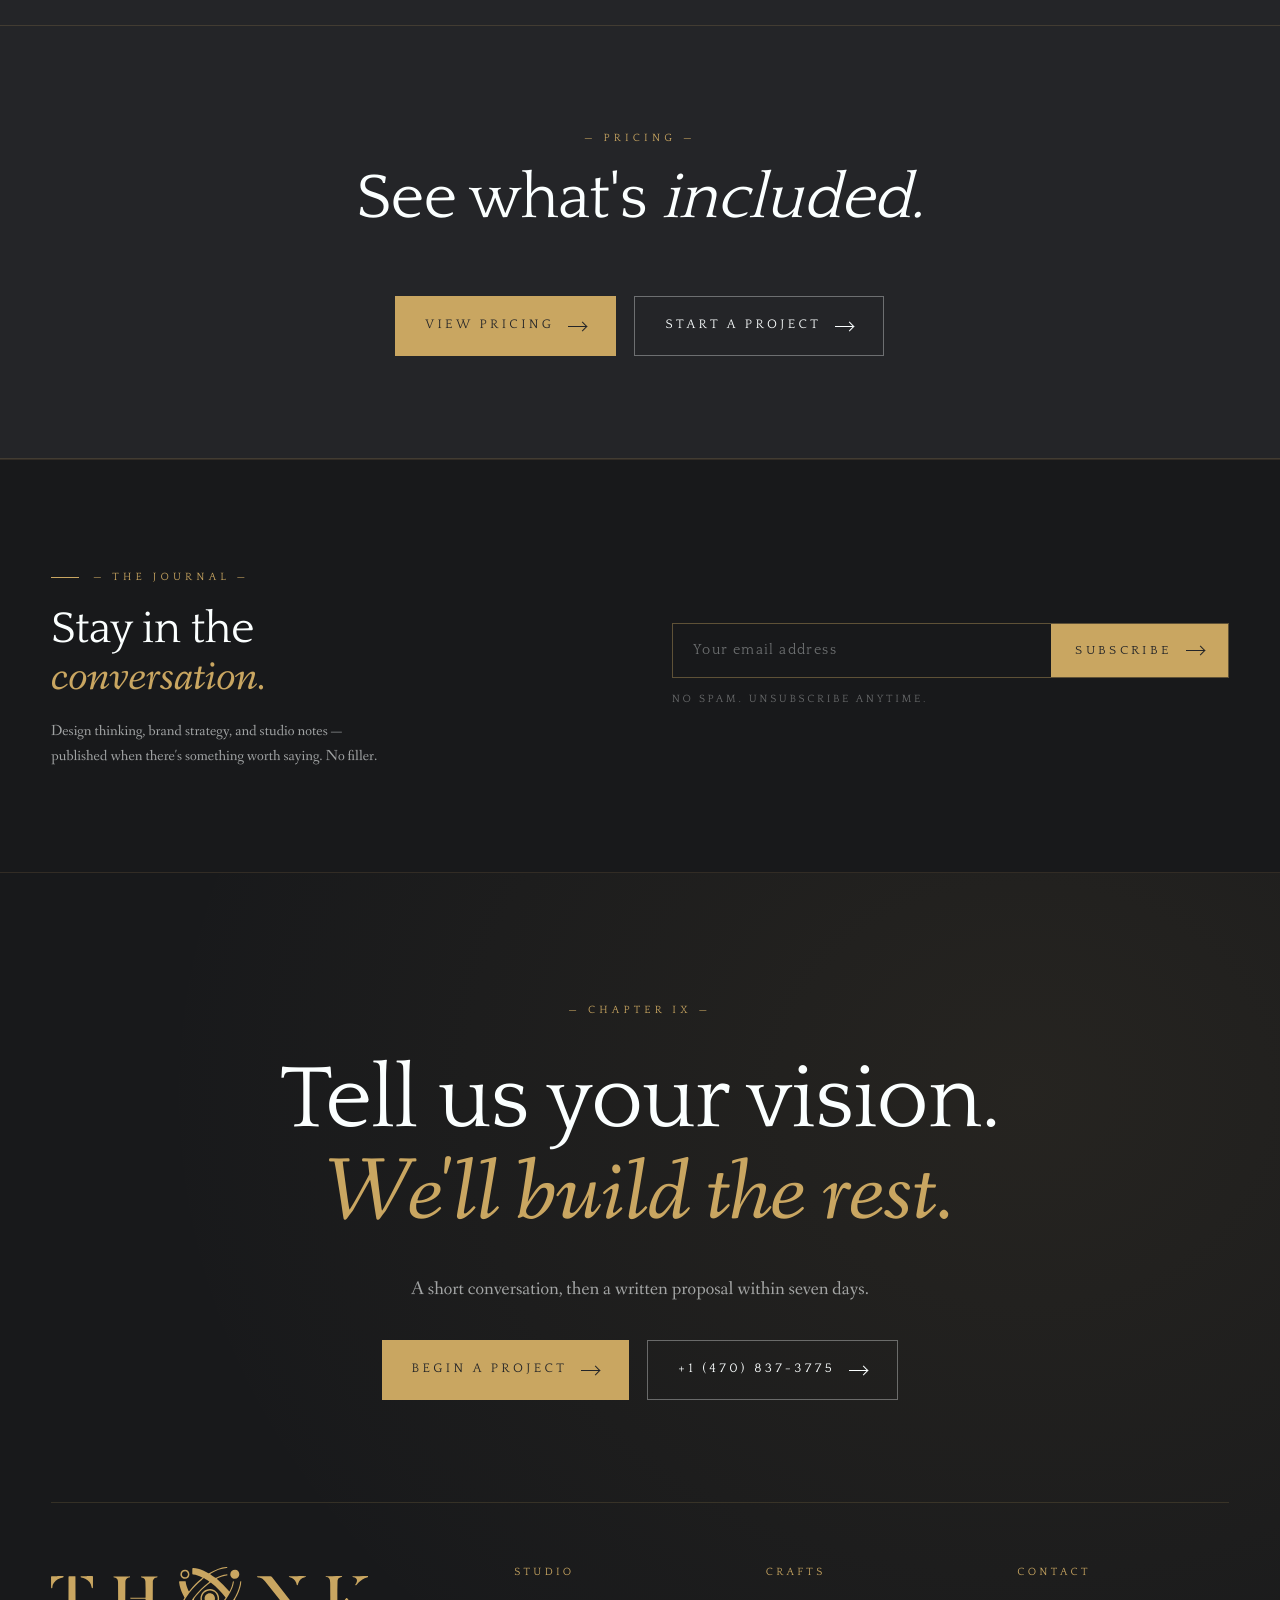
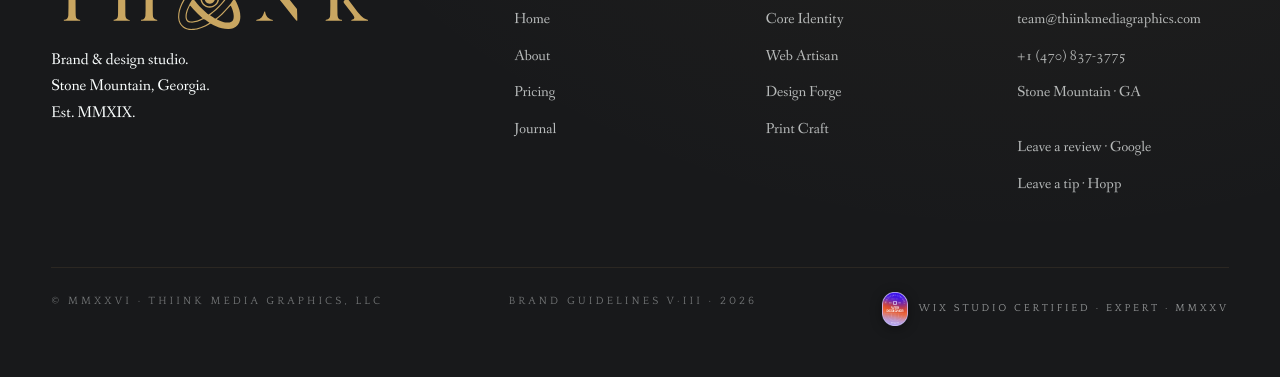
<file: design-forge.html>
<!DOCTYPE html>
<html lang="en">
<head>
  <meta charset="UTF-8" />
  <meta name="viewport" content="width=device-width, initial-scale=1.0" />
  <title>Design Forge — Thiink Media Graphics</title>
  <meta name="description" content="Campaigns, social, decks, reports, packaging — every piece designed as if it's the only thing the client will ever see from you." />

  <meta property="og:type" content="website" />
  <meta property="og:url" content="https://www.thiinkmediagraphics.com/design-forge.html" />
  <meta property="og:title" content="Design Forge — Thiink Media Graphics" />
  <meta property="og:description" content="Campaigns, social, decks, reports, packaging — every piece designed as if it's the only thing the client will ever see from you." />
  <meta property="og:image" content="https://www.thiinkmediagraphics.com/assets/img/acropolis.jpg" />
  <meta property="og:site_name" content="Thiink Media Graphics" />
  <meta name="twitter:card" content="summary_large_image" />
  <meta name="twitter:title" content="Design Forge — Thiink Media Graphics" />
  <meta name="twitter:description" content="Campaigns, social, decks, reports, packaging — every piece designed as if it's the only thing the client will ever see from you." />
  <meta name="twitter:image" content="https://www.thiinkmediagraphics.com/assets/img/acropolis.jpg" />

  <link rel="stylesheet" href="assets/brand.css" />
  <link rel="icon" href="assets/logos/mark-monogram.svg" type="image/svg+xml" />
</head>
<body data-screen-label="03 Graphics">

  <!-- ============ NAV ============ -->
  <nav class="site-nav">
    <a href="index.html" class="nav-mark">
      <span class="nav-mark__mono" data-logo="assets/logos/mark-monogram.svg"></span>
      <span class="nav-mark__word">
        Thiink Media Graphics
        <span class="small">V·III · 2026</span>
      </span>
    </a>
    <div class="nav-links">
      <a href="index.html">Studio</a>
      <a href="about.html">About</a>
      <div class="nav-drop">
        <span class="nav-drop__trigger">Services</span>
        <div class="nav-drop__menu">
          <a href="core-identity.html" class="nav-drop__item">
            <span class="nav-drop__num">01</span>
            <span class="nav-drop__label">
              <span class="nav-drop__name"><em>Core</em> Identity</span>
              <span class="nav-drop__sub">Marks · Type · Color · Voice</span>
            </span>
          </a>
          <a href="web-artisan.html" class="nav-drop__item">
            <span class="nav-drop__num">02</span>
            <span class="nav-drop__label">
              <span class="nav-drop__name"><em>Web</em> Artisan</span>
              <span class="nav-drop__sub">Editorial sites &amp; builds</span>
            </span>
          </a>
          <a href="design-forge.html" class="nav-drop__item">
            <span class="nav-drop__num">03</span>
            <span class="nav-drop__label">
              <span class="nav-drop__name"><em>Design</em> Forge</span>
              <span class="nav-drop__sub">Campaigns · Graphics · Decks</span>
            </span>
          </a>
          <a href="print-craft.html" class="nav-drop__item">
            <span class="nav-drop__num">04</span>
            <span class="nav-drop__label">
              <span class="nav-drop__name"><em>Print</em> Craft</span>
              <span class="nav-drop__sub">Production &amp; merchandise</span>
            </span>
          </a>
        </div>
      </div>
      <a href="portfolio.html">Portfolios</a>
      <a href="pricing.html">Pricing</a>
      <a href="news.html">Journal</a>
    </div>
    <a href="https://form.typeform.com/to/QtfADswh?typeform-source=www.thiinkmediagraphics.com" target="_blank" rel="noopener" class="nav-cta" data-magnetic="8">Begin</a>
    <button class="nav-toggle" aria-label="Menu"><span></span><span></span><span></span></button>
  </nav>

  <!-- ============ PAGE INTRO ============ -->
  <section class="page-intro">
    <div class="page-intro__bg" data-parallax="0.18"
         style="background-image: url('assets/img/acropolis.jpg'); background-position: center 30%;"></div>
    <div class="wrap">
      <div class="page-intro__crumbs" data-reveal>
        <span>Thiink Media Graphics</span>
        <span class="sep">/</span>
        <span class="gold">Services</span>
        <span class="sep">·</span>
        <span>Chapter III — Design Forge</span>
      </div>
      <h1 class="page-intro__title" data-reveal>
        <span class="line-mask"><span>Every piece</span></span>
        <span class="line-mask"><span><em>considered.</em></span></span>
      </h1>
      <p class="page-intro__deck" data-reveal data-reveal-delay="3">
        Campaigns, social, decks, reports, packaging — every piece designed as if it's the only thing the client will ever see from you.
      </p>
    </div>
  </section>

  <!-- ============ I · WHAT IT IS ============ -->
  <section class="section">
    <div class="wrap">
      <div class="kicker-row" data-reveal>
        <span class="roman">I</span>
        <div>
          <span class="eyebrow">Chapter III · Design Forge</span>
          <h2 class="section-title mt-s">Graphics that <em>extend the brand.</em></h2>
        </div>
      </div>

      <div class="grid12">
        <div class="col-left" data-reveal>
          <p class="lede">
            Most design breaks down at the execution layer — the brand looks great in the guidelines but falls apart on the actual flyer. Design Forge prevents that.
          </p>
        </div>
        <div class="col-right" data-reveal data-reveal-delay="2">
          <p>
            Design Forge is production design with the same rigor as identity work. We don't just fill templates — we design each piece with full awareness of the brand system, the audience, and the medium. Whether it's a social post or a 120-page annual report, the intention is the same.
          </p>
          <p>
            Every element is there for a reason.
          </p>
        </div>
      </div>
    </div>
  </section>

  <!-- ============ FULL-BLEED IMAGE ============ -->
  <section class="full-bleed parallax">
    <div class="full-bleed__img" data-parallax="0.22"
         style="background-image: url('assets/img/roman-arch.jpg');"></div>
    <div class="full-bleed__overlay"></div>
    <div class="full-bleed__caption wrap" data-reveal>
      <span class="eyebrow">— Design Forge —</span>
      <p class="pullquote mt-m" style="max-width: 28ch;">Production with the same intention <em>as the identity.</em></p>
    </div>
  </section>

  <!-- ============ II · DELIVERABLES ============ -->
  <section class="section">
    <div class="wrap">
      <div class="kicker-row" data-reveal>
        <span class="roman">II</span>
        <div>
          <span class="eyebrow">Chapter II · Deliverables</span>
          <h2 class="section-title mt-s">What's <em>included.</em></h2>
        </div>
      </div>

      <div class="process">
        <div class="process__step" data-reveal>
          <div class="process__num">I</div>
          <h3 class="process__title">Campaigns &amp; Collateral</h3>
          <p class="process__body">Coordinated visual systems across print and digital. Every asset speaks the same language.</p>
        </div>
        <div class="process__step" data-reveal data-reveal-delay="1">
          <div class="process__num">II</div>
          <h3 class="process__title">Social &amp; Editorial</h3>
          <p class="process__body">Platform-sized graphics, motion stills, editorial layouts. Designed to read in one second.</p>
        </div>
        <div class="process__step" data-reveal data-reveal-delay="2">
          <div class="process__num">III</div>
          <h3 class="process__title">Decks, Books &amp; Reports</h3>
          <p class="process__body">Presentations, case studies, annual reports, ebooks. Long-form design done with patience.</p>
        </div>
        <div class="process__step" data-reveal data-reveal-delay="3">
          <div class="process__num">IV</div>
          <h3 class="process__title">Packaging &amp; Merchandise</h3>
          <p class="process__body">Labels, boxes, bags, branded objects. Physical design held to the same standard as the screen.</p>
        </div>
      </div>
    </div>
  </section>

  <!-- ============ III · THE STANDARD ============ -->
  <section class="section">
    <div class="wrap">
      <div class="grid12">
        <div class="col-left" data-reveal>
          <span class="eyebrow">— Our benchmark —</span>
          <h2 class="section-title mt-s">Would it still work <em>in ten years?</em></h2>
        </div>
        <div class="col-right" data-reveal data-reveal-delay="2">
          <p class="lede">
            That's the question we ask before every deliverable leaves our hands.
          </p>
          <p>
            Trend-driven graphics age in six months. We design for clarity and permanence — which means your campaign materials from three years ago still look intentional next to your latest work. Consistency compounds. Noise doesn't.
          </p>
        </div>
      </div>
    </div>
  </section>

  <!-- ============ CTA BAND ============ -->
  <section class="section--tight" style="border-top: 1px solid rgba(201,166,97,.18); border-bottom: 1px solid rgba(201,166,97,.18); text-align: center;">
    <div class="wrap">
      <div data-reveal>
        <span class="eyebrow plain" style="justify-content:center;display:flex;">— Pricing —</span>
        <h2 class="mt-s" style="font-size: clamp(36px, 5vw, 72px);">See what's <em>included.</em></h2>
        <div class="hero__cta-row mt-l" style="justify-content:center;">
          <a href="pricing.html" class="btn btn--gold" data-magnetic="10">View pricing <span class="arrow"></span></a>
          <a href="https://form.typeform.com/to/QtfADswh?typeform-source=www.thiinkmediagraphics.com" target="_blank" rel="noopener" class="btn btn--ghost" data-magnetic="10">Start a project <span class="arrow"></span></a>
        </div>
      </div>
    </div>
  </section>

  <!-- ============ JOURNAL SUBSCRIBE ============ -->
  <section class="section--tight" style="background: var(--shark-black-deep); border-top: 1px solid rgba(201,166,97,.14); border-bottom: 1px solid rgba(201,166,97,.14);">
    <div class="wrap">
      <div class="subscribe-grid" data-reveal>
        <div>
          <span class="eyebrow">— The Journal —</span>
          <h2 class="section-title mt-s" style="font-size: clamp(28px, 3.5vw, 48px);">Stay in the<br/><em>conversation.</em></h2>
          <p class="muted mt-s" style="font-size: 15px; max-width: 44ch; margin-bottom: 0;">
            Design thinking, brand strategy, and studio notes — published when there's something worth saying. No filler.
          </p>
        </div>
        <form class="subscribe-form" novalidate>
          <div class="subscribe-input-row">
            <input
              type="email"
              name="email"
              placeholder="Your email address"
              required
              autocomplete="email"
              class="subscribe-input"
            />
            <button type="submit" class="btn btn--gold">
              Subscribe <span class="arrow"></span>
            </button>
          </div>
          <p class="subscribe-note">No spam. Unsubscribe anytime.</p>
        </form>
      </div>
    </div>
  </section>

  <!-- ============ FOOTER ============ -->
  <footer class="site-foot" id="contact">
    <div class="wrap">
      <div class="foot-cta" data-reveal>
        <span class="eyebrow plain center" style="justify-content:center;display:flex;">— Chapter IX —</span>
        <h2 class="mt-m">Tell us your vision.<br/><em>We'll build the rest.</em></h2>
        <p class="lede muted center" style="margin: 0 auto 36px;">
          A short conversation, then a written proposal within seven days.
        </p>
        <div class="hero__cta-row" style="justify-content:center;">
          <a href="https://form.typeform.com/to/QtfADswh?typeform-source=www.thiinkmediagraphics.com" target="_blank" rel="noopener" class="btn btn--gold" data-magnetic="12">Begin a Project <span class="arrow"></span></a>
          <a href="tel:+14708373775" class="btn btn--ghost">+1 (470) 837-3775 <span class="arrow"></span></a>
        </div>
      </div>

      <div class="foot-grid">
        <div class="foot-col">
          <span class="foot-logo" data-logo="assets/logos/wordmark-greek.svg"></span>
          <p>Brand &amp; design studio.<br/>Stone Mountain, Georgia.<br/>Est. MMXIX.</p>
        </div>
        <div class="foot-col">
          <h4>Studio</h4>
          <ul>
            <li><a href="index.html">Home</a></li>
            <li><a href="about.html">About</a></li>
            <li><a href="pricing.html">Pricing</a></li>
            <li><a href="news.html">Journal</a></li>
          </ul>
        </div>
        <div class="foot-col">
          <h4>Crafts</h4>
          <ul>
            <li><a href="core-identity.html">Core Identity</a></li>
            <li><a href="web-artisan.html">Web Artisan</a></li>
            <li><a href="design-forge.html">Design Forge</a></li>
            <li><a href="print-craft.html">Print Craft</a></li>
          </ul>
        </div>
        <div class="foot-col">
          <h4>Contact</h4>
          <ul>
            <li><a href="mailto:team@thiinkmediagraphics.com">team@thiinkmediagraphics.com</a></li>
            <li><a href="tel:+14708373775">+1 (470) 837-3775</a></li>
            <li>Stone Mountain · GA</li>
            <li class="mt-s"><a href="https://g.page/r/Cblzq7Mndxo8EAI/review" target="_blank" rel="noopener">Leave a review · Google</a></li>
            <li><a href="https://www.hopp.bio/thiinkmg" target="_blank" rel="noopener">Leave a tip · Hopp</a></li>
          </ul>
        </div>
      </div>

      <div class="foot-base">
        <span>© MMXXVI · Thiink Media Graphics, LLC</span>
        <span>Brand Guidelines V·III · 2026</span>
        <a href="https://www.wix.com/studio/agencies" target="_blank" rel="noopener" class="foot-cert" aria-label="Wix Studio Certified Web Designer · Expert · 2025">
          <img src="assets/logos/wix-studio-certified.png" alt="" />
          <span>Wix Studio Certified · Expert · MMXXV</span>
        </a>
      </div>
    </div>
  </footer>

  <script src="assets/site.js"></script>
  <script>
  (function () {
    const form = document.querySelector('.subscribe-form');
    if (!form) return;
    form.addEventListener('submit', function (e) {
      e.preventDefault();
      const email = (form.querySelector('input[type="email"]').value || '').trim();
      if (!email) return;
      window.open(
        'https://form.typeform.com/to/QtfADswh?typeform-source=www.thiinkmediagraphics.com#email=' + encodeURIComponent(email),
        '_blank',
        'noopener'
      );
      form.innerHTML =
        '<p class="subscribe-form--done">' +
        '<span style="width:18px;height:1px;background:var(--gold);display:inline-block;flex-shrink:0;"></span>' +
        'You\'re on the list — thank you.' +
        '</p>';
    });
  })();
  </script>
</body>
</html>
</file>
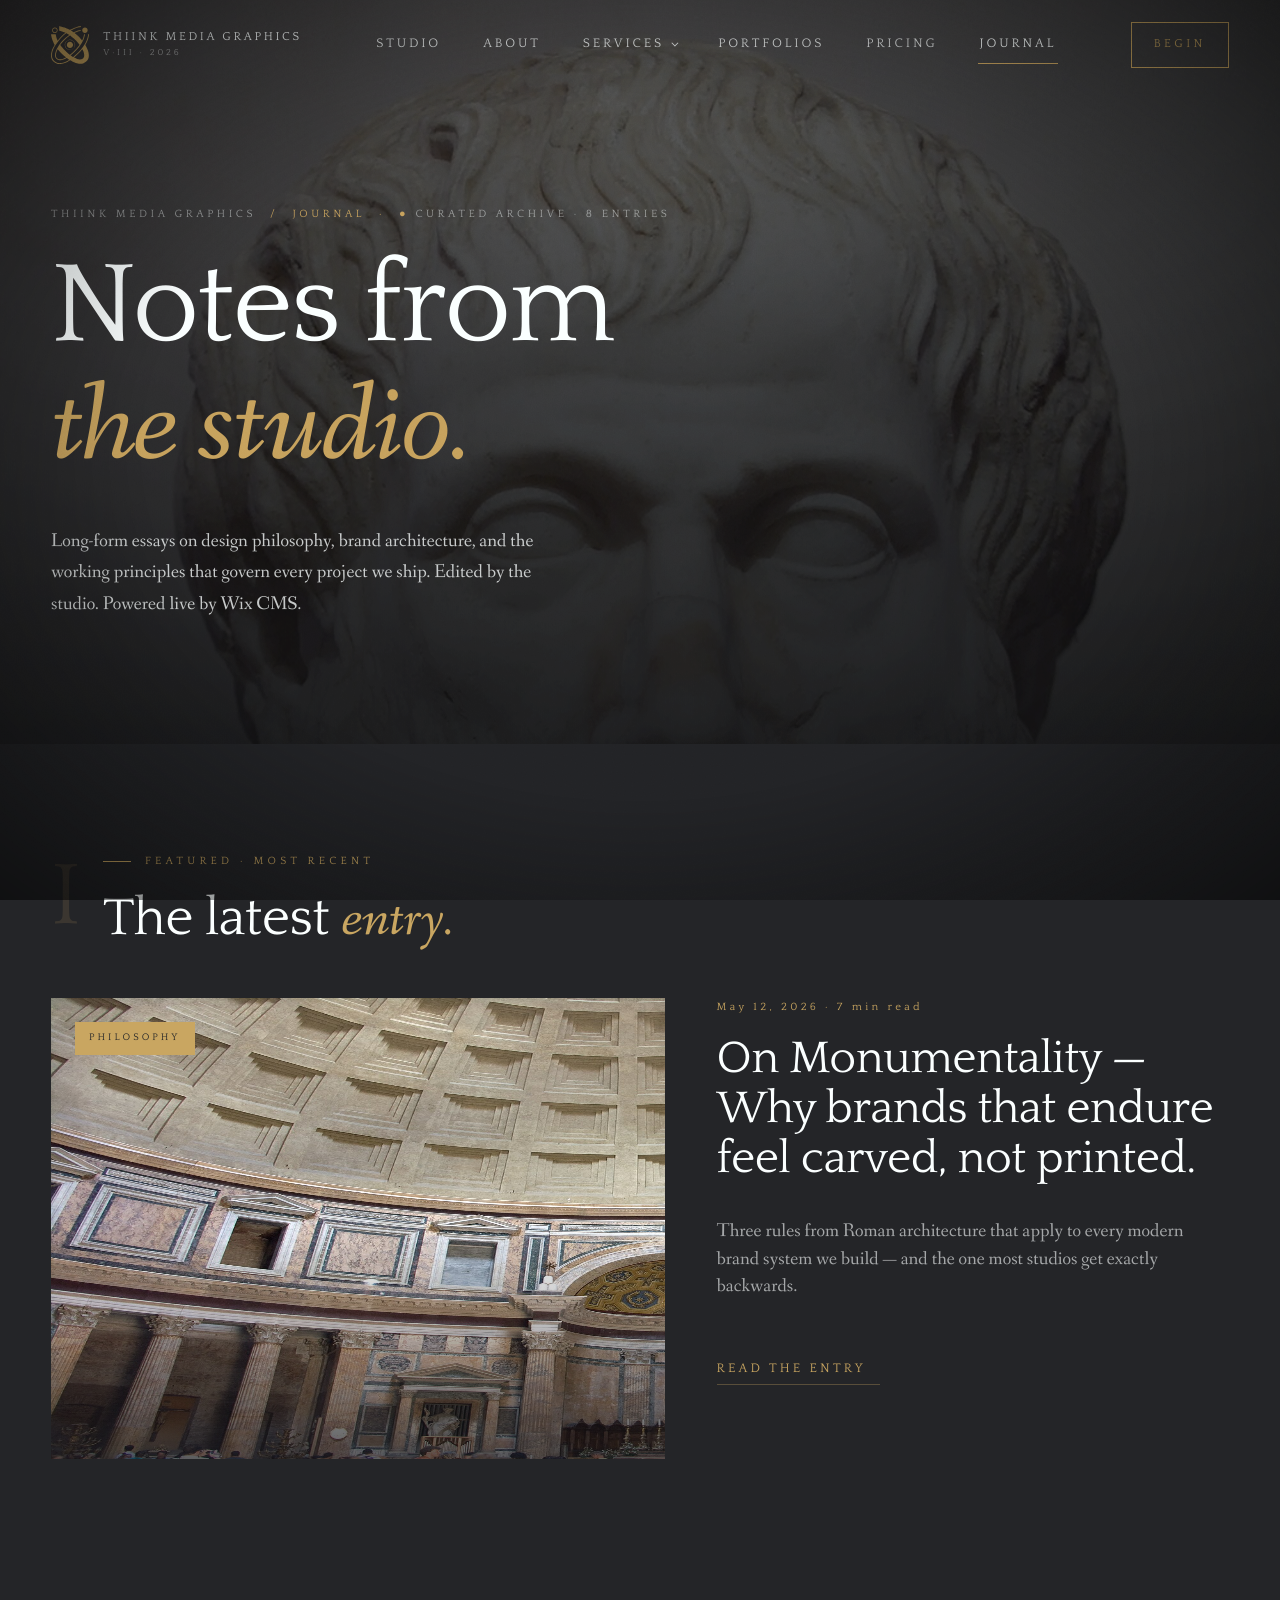
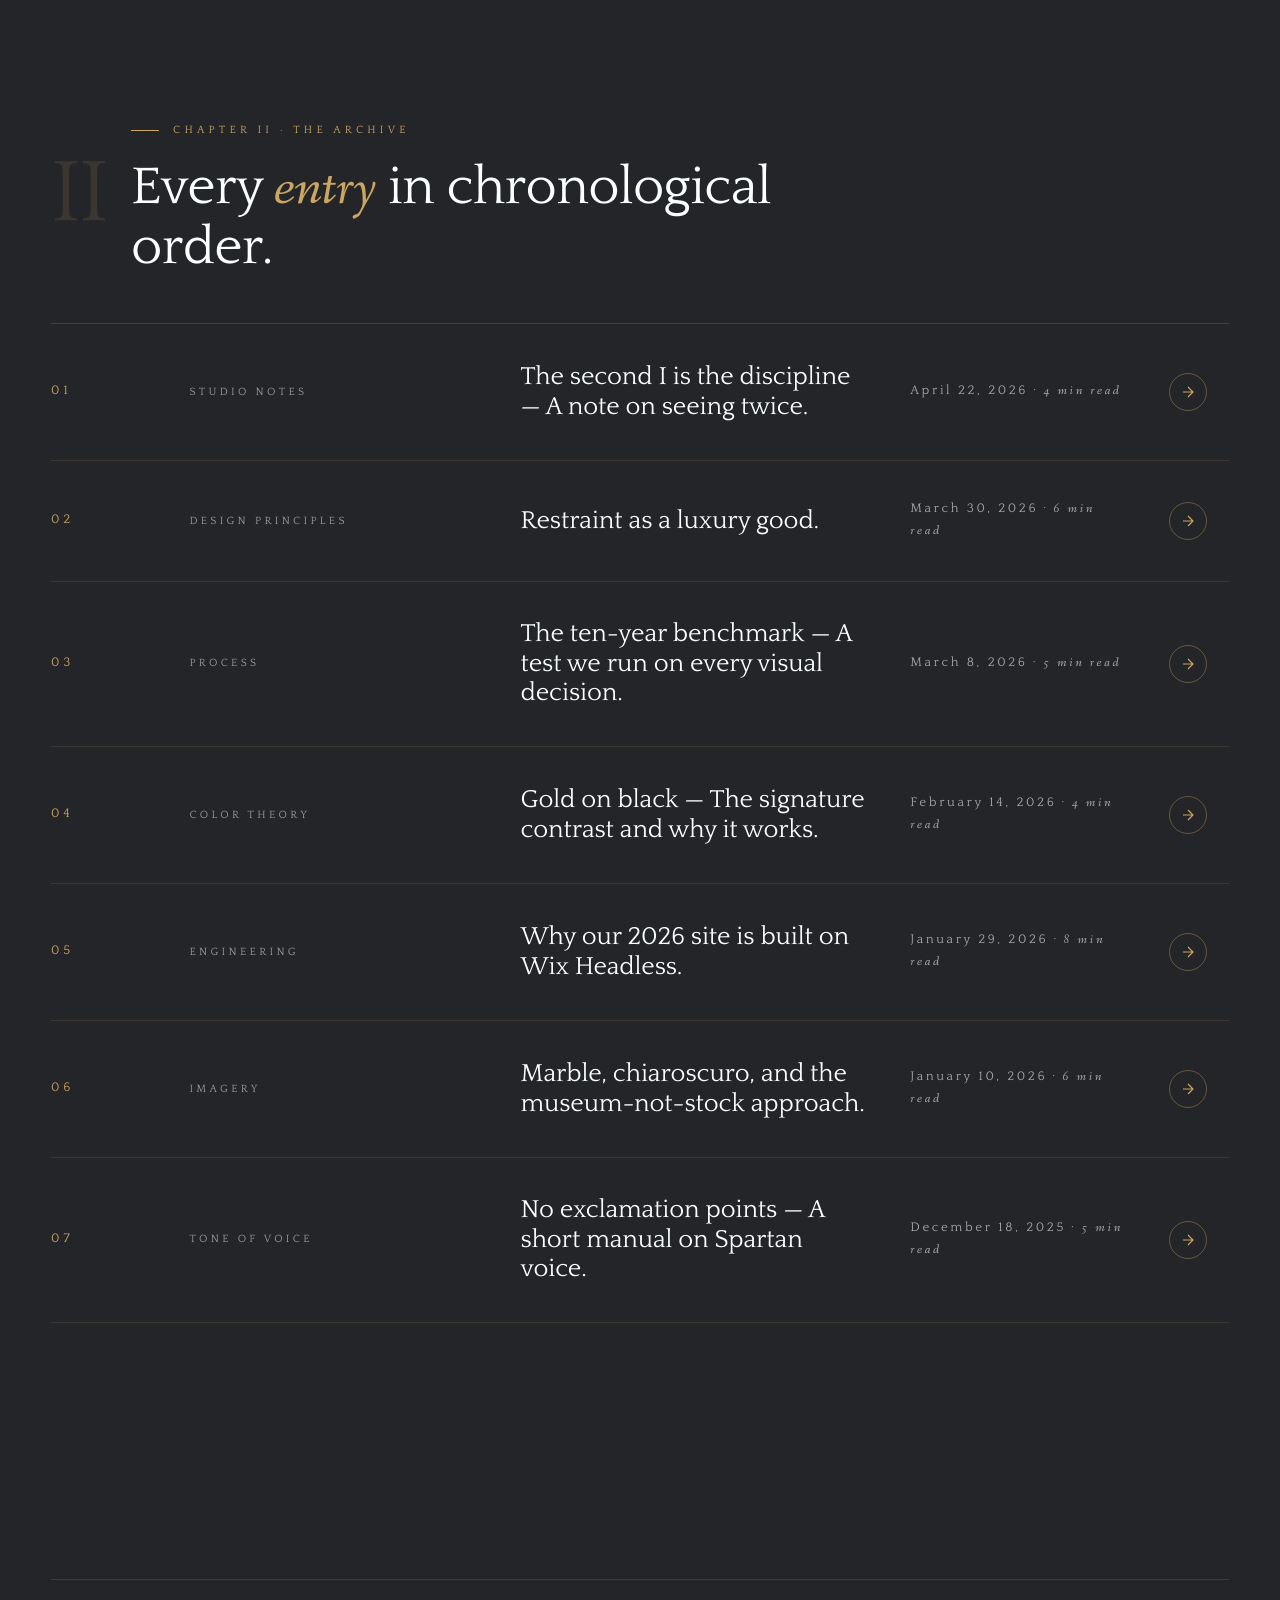
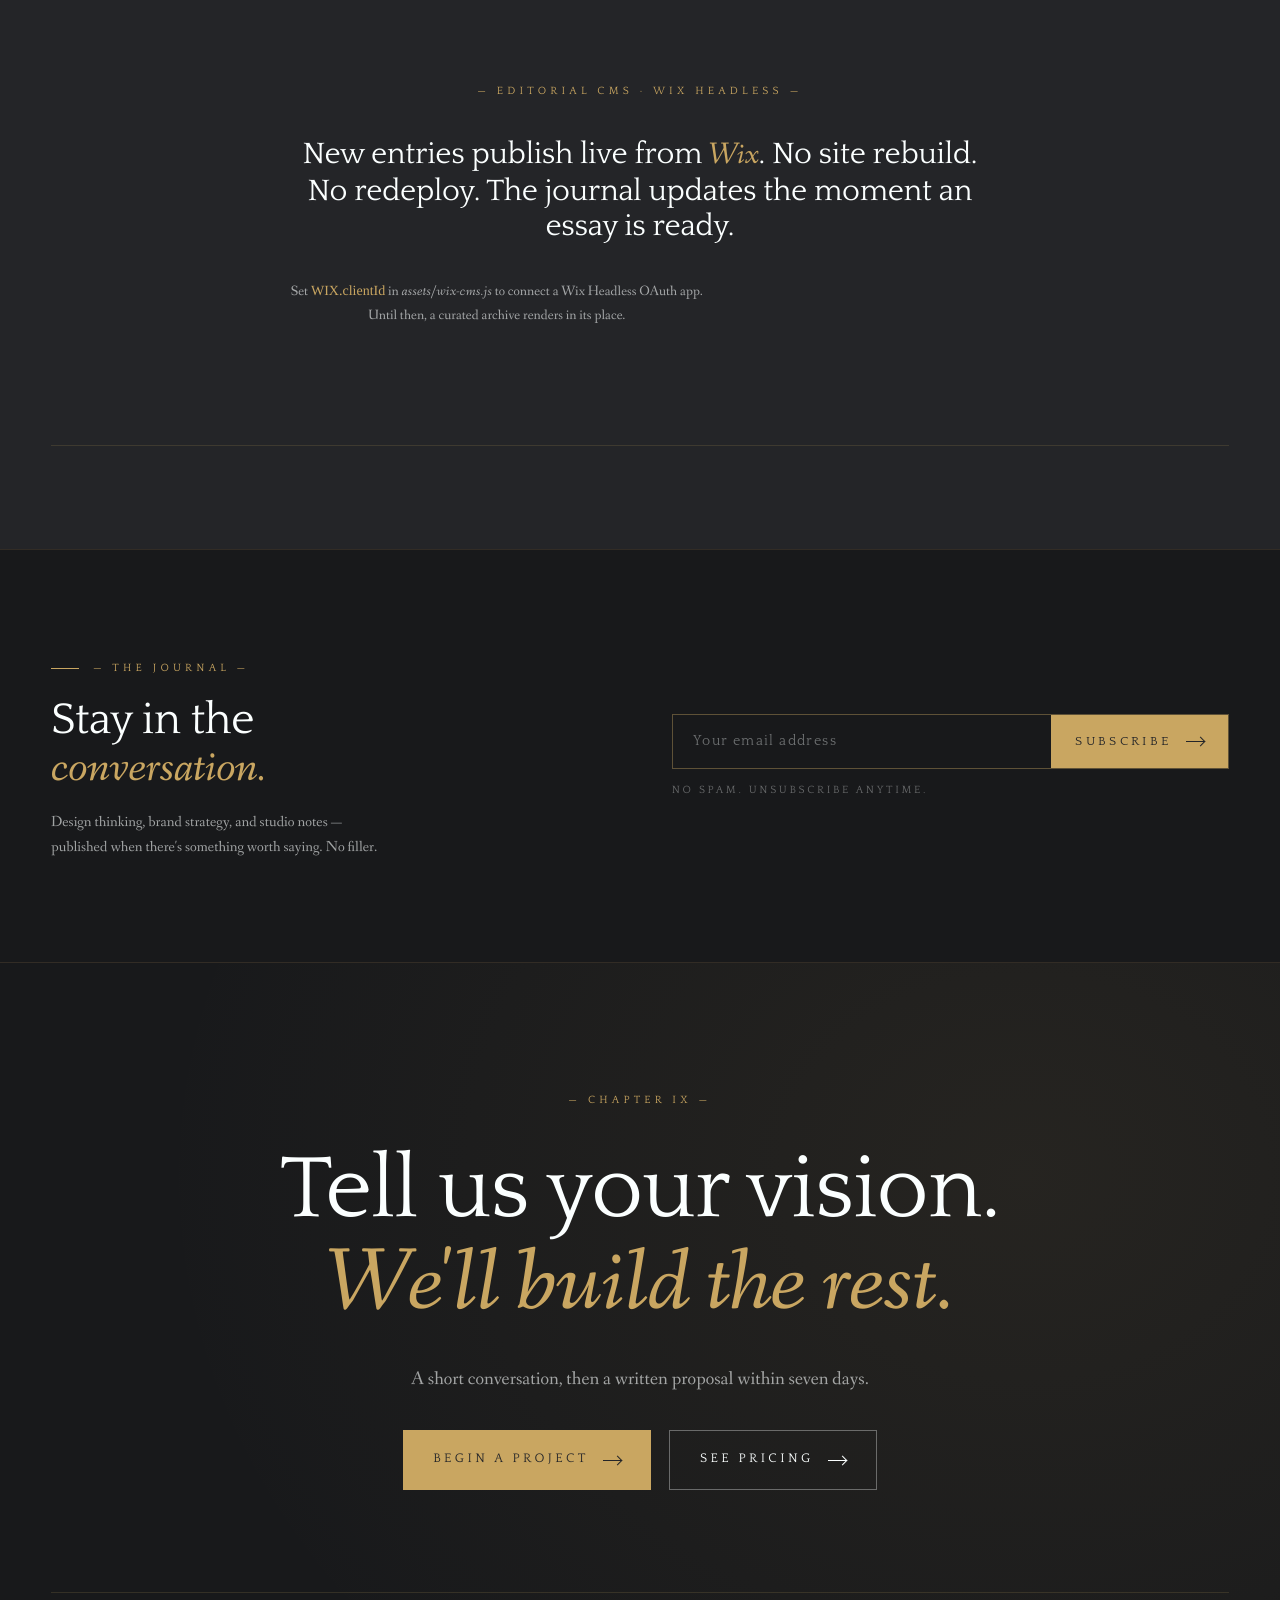
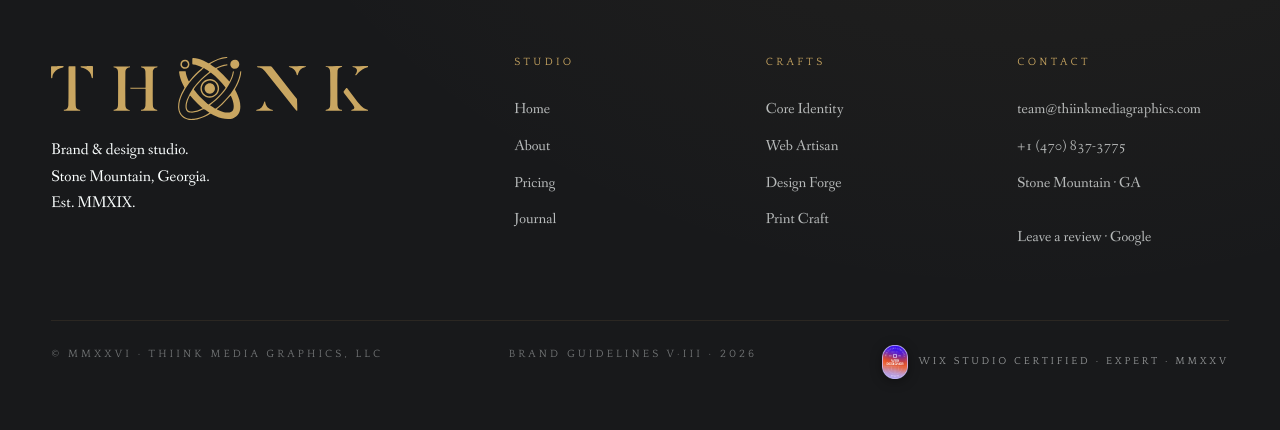
<file: news.html>
<!DOCTYPE html>
<html lang="en">
<head>
  <meta charset="UTF-8" />
  <meta name="viewport" content="width=device-width, initial-scale=1.0" />
  <title>Journal — Thiink Media Graphics</title>
  <meta name="description" content="Long-form essays on design philosophy, brand architecture, and the studio's working principles. Pulled live from Wix CMS." />

  <!-- Fix #7: Open Graph / Social sharing -->
  <meta property="og:type" content="website" />
  <meta property="og:url" content="https://www.thiinkmediagraphics.com/news" />
  <meta property="og:title" content="Journal — Thiink Media Graphics" />
  <meta property="og:description" content="Design thinking, brand strategy, and studio notes from Thiink Media Graphics." />
  <meta property="og:image" content="https://www.thiinkmediagraphics.com/assets/img/aristotle.jpg" />
  <meta property="og:site_name" content="Thiink Media Graphics" />
  <meta name="twitter:card" content="summary_large_image" />
  <meta name="twitter:title" content="Journal — Thiink Media Graphics" />
  <meta name="twitter:description" content="Design thinking, brand strategy, and studio notes from Thiink Media Graphics." />
  <meta name="twitter:image" content="https://www.thiinkmediagraphics.com/assets/img/aristotle.jpg" />

  <link rel="stylesheet" href="assets/brand.css" />
  <link rel="icon" href="assets/logos/mark-monogram.svg" type="image/svg+xml" />
</head>
<body data-screen-label="04 News Journal">

  <!-- ============ NAV ============ -->
  <nav class="site-nav">
    <a href="index.html" class="nav-mark">
      <span class="nav-mark__mono" data-logo="assets/logos/mark-monogram.svg"></span>
      <span class="nav-mark__word">
        Thiink Media Graphics
        <span class="small">V·III · 2026</span>
      </span>
    </a>
    <div class="nav-links">
      <a href="index.html">Studio</a>
      <a href="about.html">About</a>
      <div class="nav-drop">
        <span class="nav-drop__trigger">Services</span>
        <div class="nav-drop__menu">
          <a href="core-identity.html" class="nav-drop__item">
            <span class="nav-drop__num">01</span>
            <span class="nav-drop__label">
              <span class="nav-drop__name"><em>Core</em> Identity</span>
              <span class="nav-drop__sub">Marks · Type · Color · Voice</span>
            </span>
          </a>
          <a href="web-artisan.html" class="nav-drop__item">
            <span class="nav-drop__num">02</span>
            <span class="nav-drop__label">
              <span class="nav-drop__name"><em>Web</em> Artisan</span>
              <span class="nav-drop__sub">Editorial sites &amp; builds</span>
            </span>
          </a>
          <a href="design-forge.html" class="nav-drop__item">
            <span class="nav-drop__num">03</span>
            <span class="nav-drop__label">
              <span class="nav-drop__name"><em>Design</em> Forge</span>
              <span class="nav-drop__sub">Campaigns · Graphics · Decks</span>
            </span>
          </a>
          <a href="print-craft.html" class="nav-drop__item">
            <span class="nav-drop__num">04</span>
            <span class="nav-drop__label">
              <span class="nav-drop__name"><em>Print</em> Craft</span>
              <span class="nav-drop__sub">Production &amp; merchandise</span>
            </span>
          </a>
        </div>
      </div>
      <a href="portfolio.html">Portfolios</a>
      <a href="pricing.html">Pricing</a>
      <a href="news.html" class="active">Journal</a>
    </div>
    <a href="https://form.typeform.com/to/QtfADswh?typeform-source=www.thiinkmediagraphics.com" target="_blank" rel="noopener" class="nav-cta" data-magnetic="8">Begin</a>
    <button class="nav-toggle" aria-label="Menu"><span></span><span></span><span></span></button>
  </nav>

  <!-- ============ PAGE INTRO ============ -->
  <section class="page-intro">
    <div class="page-intro__bg" data-parallax="0.18"
         style="background-image: url('assets/img/aristotle.jpg'); background-position: center 8%;"></div>
    <div class="wrap">
      <div class="page-intro__crumbs" data-reveal>
        <span>Thiink Media Graphics</span>
        <span class="sep">/</span>
        <span class="gold">Journal</span>
        <span class="sep">·</span>
        <span id="cms-status">Connecting to the archive…</span>
      </div>
      <h1 class="page-intro__title" data-reveal>
        <span class="line-mask"><span>Notes from</span></span>
        <span class="line-mask"><span><em>the studio.</em></span></span>
      </h1>
      <p class="page-intro__deck" data-reveal data-reveal-delay="3">
        Long-form essays on design philosophy, brand architecture, and the working principles that govern every project we ship. Edited by the studio. Powered live by Wix CMS.
      </p>
    </div>
  </section>

  <!-- ============ FEATURED ============ -->
  <section class="section--tight">
    <div class="wrap">
      <div class="kicker-row" data-reveal>
        <span class="roman">I</span>
        <div>
          <span class="eyebrow">Featured · Most Recent</span>
          <h2 class="section-title mt-s">The latest <em>entry.</em></h2>
        </div>
      </div>

      <div class="news-featured" id="featured-slot" data-reveal>
        <div class="news-featured__img skeleton" data-feat-img>
          <span class="news-featured__cat" data-feat-cat>Philosophy</span>
        </div>
        <div>
          <div class="numeral" data-feat-date>Loading the archive…</div>
          <h3 class="mt-s" style="font-size: clamp(28px, 3.6vw, 48px); line-height: 1.08;" data-feat-title>
            Drawing the first entry from the editorial archive.
          </h3>
          <p class="lede muted mt-m" data-feat-excerpt>
            We're pulling the most recent journal entry directly from our Wix-powered CMS. When Wix Headless is connected with a client ID, this slot updates in real-time as new posts publish.
          </p>
          <a href="#" class="link-arrow mt-m" data-feat-link>Read the entry <span class="arrow"></span></a>
        </div>
      </div>
    </div>
  </section>

  <!-- ============ ARCHIVE ============ -->
  <section class="section">
    <div class="wrap">
      <div class="kicker-row" data-reveal>
        <span class="roman">II</span>
        <div>
          <span class="eyebrow">Chapter II · The Archive</span>
          <h2 class="section-title mt-s">Every <em>entry</em> in chronological order.</h2>
        </div>
      </div>

      <div class="news-list" id="news-archive" data-reveal="fade">
        <!-- Initial skeleton rows -->
        <div class="news-row">
          <span class="news-row__num skeleton" style="height: 14px; width: 30px; display: block;">&nbsp;</span>
          <span class="news-row__cat skeleton" style="height: 14px; display: block;">&nbsp;</span>
          <span class="news-row__title skeleton" style="height: 28px; display: block;">&nbsp;</span>
          <span class="news-row__date skeleton" style="height: 14px; display: block;">&nbsp;</span>
          <span></span>
        </div>
        <div class="news-row">
          <span class="news-row__num skeleton" style="height: 14px; width: 30px; display: block;">&nbsp;</span>
          <span class="news-row__cat skeleton" style="height: 14px; display: block;">&nbsp;</span>
          <span class="news-row__title skeleton" style="height: 28px; display: block;">&nbsp;</span>
          <span class="news-row__date skeleton" style="height: 14px; display: block;">&nbsp;</span>
          <span></span>
        </div>
        <div class="news-row">
          <span class="news-row__num skeleton" style="height: 14px; width: 30px; display: block;">&nbsp;</span>
          <span class="news-row__cat skeleton" style="height: 14px; display: block;">&nbsp;</span>
          <span class="news-row__title skeleton" style="height: 28px; display: block;">&nbsp;</span>
          <span class="news-row__date skeleton" style="height: 14px; display: block;">&nbsp;</span>
          <span></span>
        </div>
      </div>
    </div>
  </section>

  <!-- ============ CMS BAND ============ -->
  <section class="section--tight">
    <div class="wrap">
      <div class="testimonial" data-reveal style="border-color: rgba(201,166,97,.16);">
        <div class="testimonial__body" style="max-width: 720px;">
          <span class="eyebrow plain" style="justify-content:center;display:flex;">— Editorial CMS · Wix Headless —</span>
          <p class="pullquote mt-m" style="font-size: clamp(22px, 2.4vw, 32px);">
            New entries publish live from <em>Wix</em>. No site rebuild. No redeploy. The journal updates the moment an essay is ready.
          </p>
          <p class="muted mt-m" style="font-size: 14px;">
            Set <code style="color: var(--gold); font-family: Georgia, serif;">WIX.clientId</code> in <em class="serif-italic">assets/wix-cms.js</em> to connect a Wix Headless OAuth app. Until then, a curated archive renders in its place.
          </p>
        </div>
      </div>
    </div>
  </section>

  <!-- ============ JOURNAL SUBSCRIBE (Fix #4) ============ -->
  <!-- Wire up the form action to your email service (Mailchimp, Kit, Beehiiv, etc.) -->
  <section class="section--tight" style="background: var(--shark-black-deep); border-top: 1px solid rgba(201,166,97,.14); border-bottom: 1px solid rgba(201,166,97,.14);">
    <div class="wrap">
      <div class="subscribe-grid" data-reveal>
        <div>
          <span class="eyebrow">— The Journal —</span>
          <h2 class="section-title mt-s" style="font-size: clamp(28px, 3.5vw, 48px);">Stay in the<br/><em>conversation.</em></h2>
          <p class="muted mt-s" style="font-size: 15px; max-width: 44ch; margin-bottom: 0;">
            Design thinking, brand strategy, and studio notes — published when there's something worth saying. No filler.
          </p>
        </div>
        <form class="subscribe-form" novalidate>
          <div class="subscribe-input-row">
            <input
              type="email"
              name="email"
              placeholder="Your email address"
              required
              autocomplete="email"
              class="subscribe-input"
            />
            <button type="submit" class="btn btn--gold">
              Subscribe <span class="arrow"></span>
            </button>
          </div>
          <p class="subscribe-note">No spam. Unsubscribe anytime.</p>
        </form>
      </div>
    </div>
  </section>

  <!-- ============ FOOTER ============ -->
  <footer class="site-foot" id="contact">
    <div class="wrap">
      <div class="foot-cta" data-reveal>
        <span class="eyebrow plain center" style="justify-content:center;display:flex;">— Chapter IX —</span>
        <h2 class="mt-m">Tell us your vision.<br/><em>We'll build the rest.</em></h2>
        <p class="lede muted center" style="margin: 0 auto 36px;">
          A short conversation, then a written proposal within seven days.
        </p>
        <div class="hero__cta-row" style="justify-content:center;">
          <a href="https://form.typeform.com/to/QtfADswh?typeform-source=www.thiinkmediagraphics.com" target="_blank" rel="noopener" class="btn btn--gold" data-magnetic="12">Begin a Project <span class="arrow"></span></a>
          <a href="pricing.html" class="btn btn--ghost">See pricing <span class="arrow"></span></a>
        </div>
      </div>

      <div class="foot-grid">
        <div class="foot-col">
          <span class="foot-logo" data-logo="assets/logos/wordmark-greek.svg"></span>
          <p>Brand &amp; design studio.<br/>Stone Mountain, Georgia.<br/>Est. MMXIX.</p>
        </div>
        <div class="foot-col">
          <h4>Studio</h4>
          <ul>
            <li><a href="index.html">Home</a></li>
            <li><a href="about.html">About</a></li>
            <li><a href="pricing.html">Pricing</a></li>
            <li><a href="news.html">Journal</a></li>
          </ul>
        </div>
        <div class="foot-col">
          <h4>Crafts</h4>
          <ul>
            <li><a href="core-identity.html">Core Identity</a></li>
            <li><a href="web-artisan.html">Web Artisan</a></li>
            <li><a href="design-forge.html">Design Forge</a></li>
            <li><a href="print-craft.html">Print Craft</a></li>
          </ul>
        </div>
        <div class="foot-col">
          <h4>Contact</h4>
          <ul>
            <li><a href="mailto:team@thiinkmediagraphics.com">team@thiinkmediagraphics.com</a></li>
            <li><a href="tel:+14708373775">+1 (470) 837-3775</a></li>
            <li>Stone Mountain · GA</li>
            <li class="mt-s"><a href="https://g.page/r/Cblzq7Mndxo8EAI/review" target="_blank" rel="noopener">Leave a review · Google</a></li>
          </ul>
        </div>
      </div>

      <div class="foot-base">
        <span>© MMXXVI · Thiink Media Graphics, LLC</span>
        <span>Brand Guidelines V·III · 2026</span>
        <a href="https://www.wix.com/studio/agencies" target="_blank" rel="noopener" class="foot-cert" aria-label="Wix Studio Certified Web Designer · Expert · 2025">
          <img src="assets/logos/wix-studio-certified.png" alt="" />
          <span>Wix Studio Certified · Expert · MMXXV</span>
        </a>
      </div>
    </div>
  </footer>

  <script src="assets/site.js"></script>
  <script src="assets/wix-cms.js"></script>
  <script>
    window.addEventListener('load', () => {
      window.TMGNews.load({
        rowsContainer: document.getElementById('news-archive'),
        featuredSlot:  document.getElementById('featured-slot'),
        statusEl:      document.getElementById('cms-status')
      });
    });
  </script>
  <script>
  (function () {
    const form = document.querySelector('.subscribe-form');
    if (!form) return;
    form.addEventListener('submit', function (e) {
      e.preventDefault();
      const email = (form.querySelector('input[type="email"]').value || '').trim();
      if (!email) return;
      window.open(
        'https://form.typeform.com/to/QtfADswh?typeform-source=www.thiinkmediagraphics.com#email=' + encodeURIComponent(email),
        '_blank',
        'noopener'
      );
      form.innerHTML =
        '<p class="subscribe-form--done">' +
        '<span style="width:18px;height:1px;background:var(--gold);display:inline-block;flex-shrink:0;"></span>' +
        'You\'re on the list — thank you.' +
        '</p>';
    });
  })();
  </script>
</body>
</html>
</file>
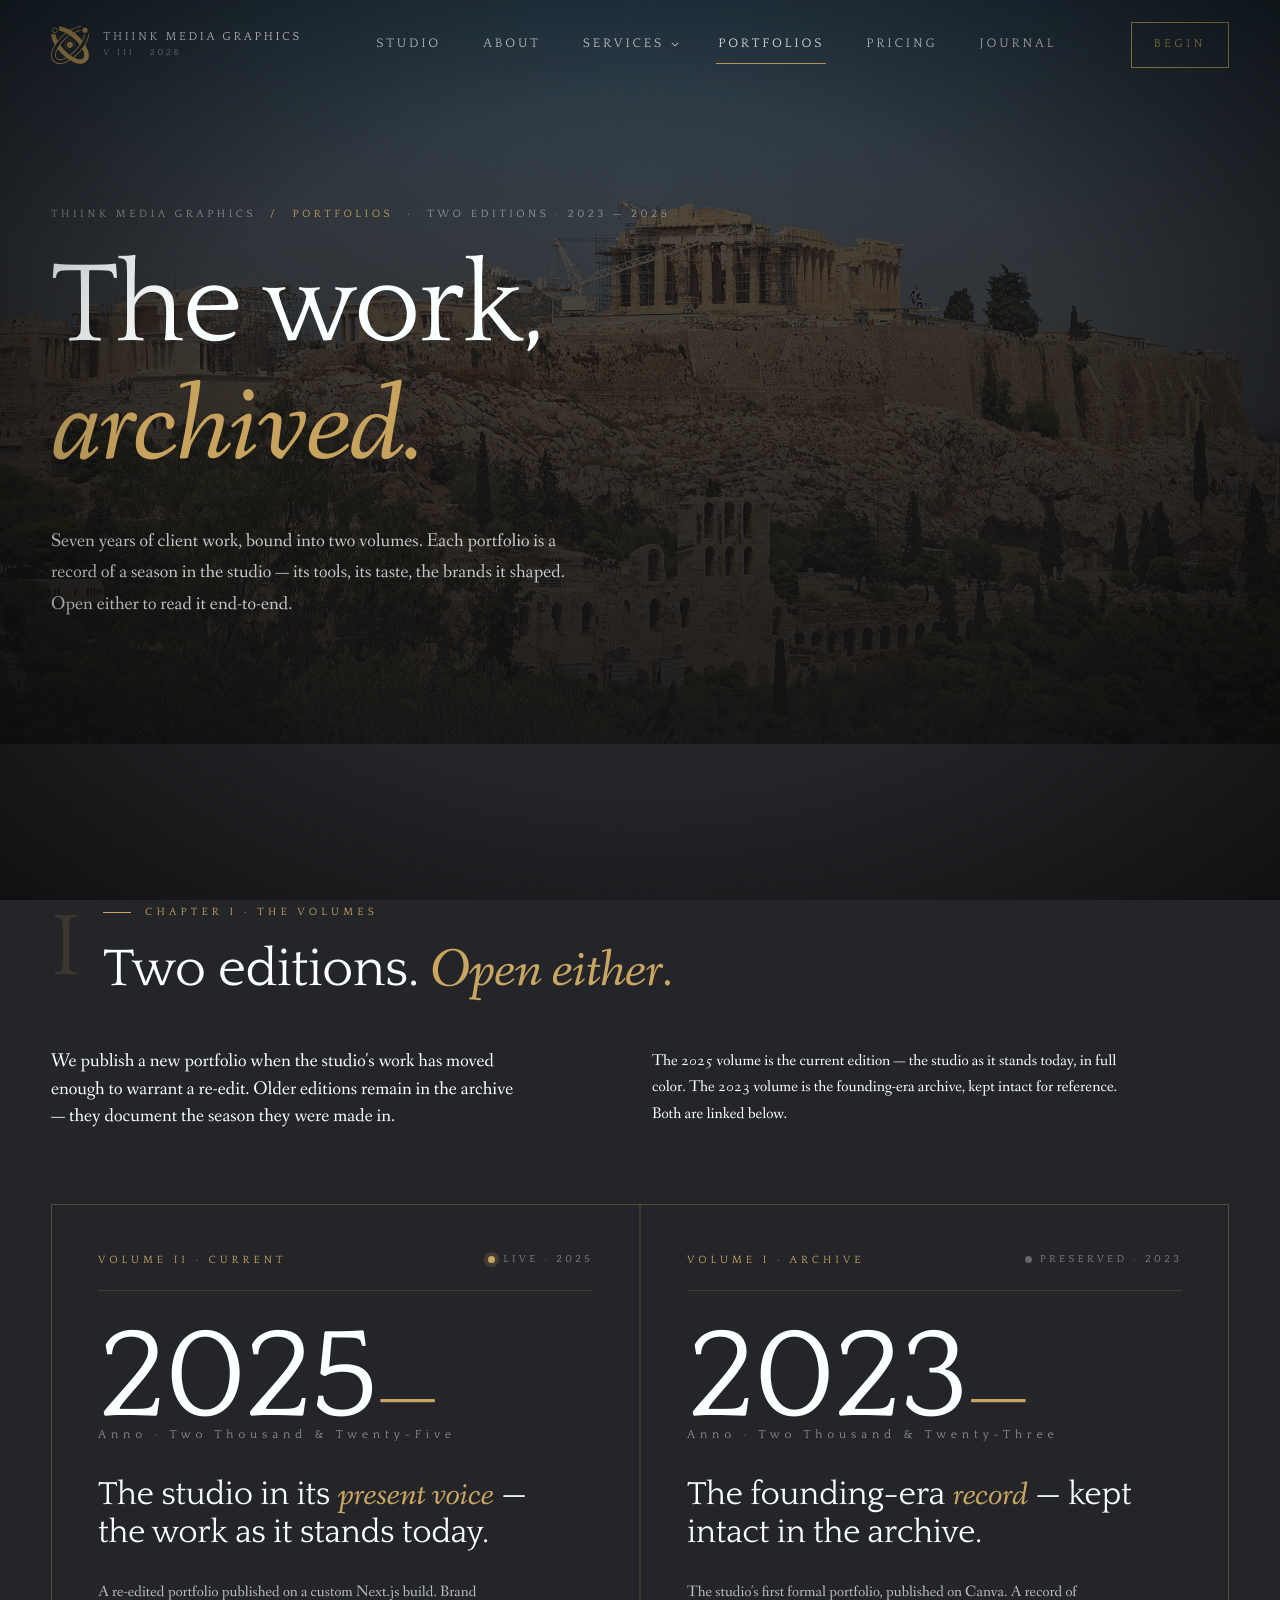
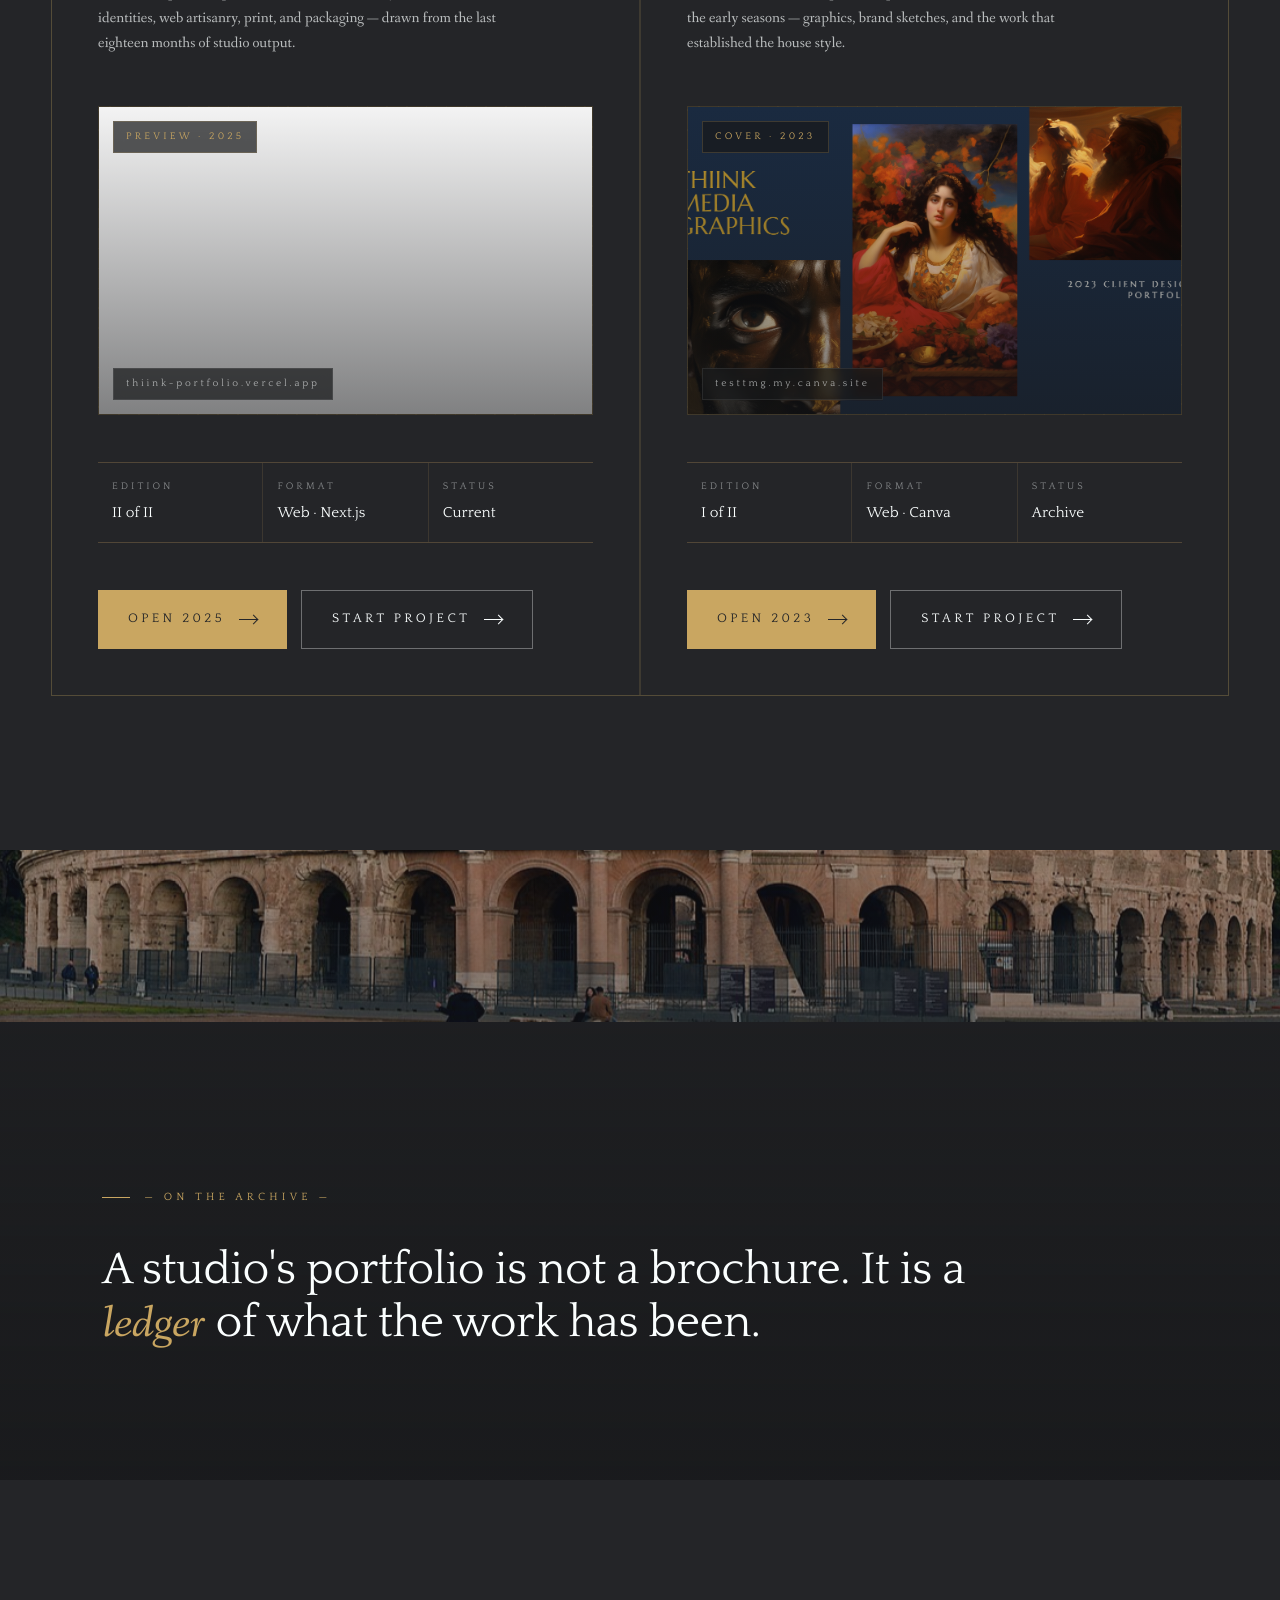
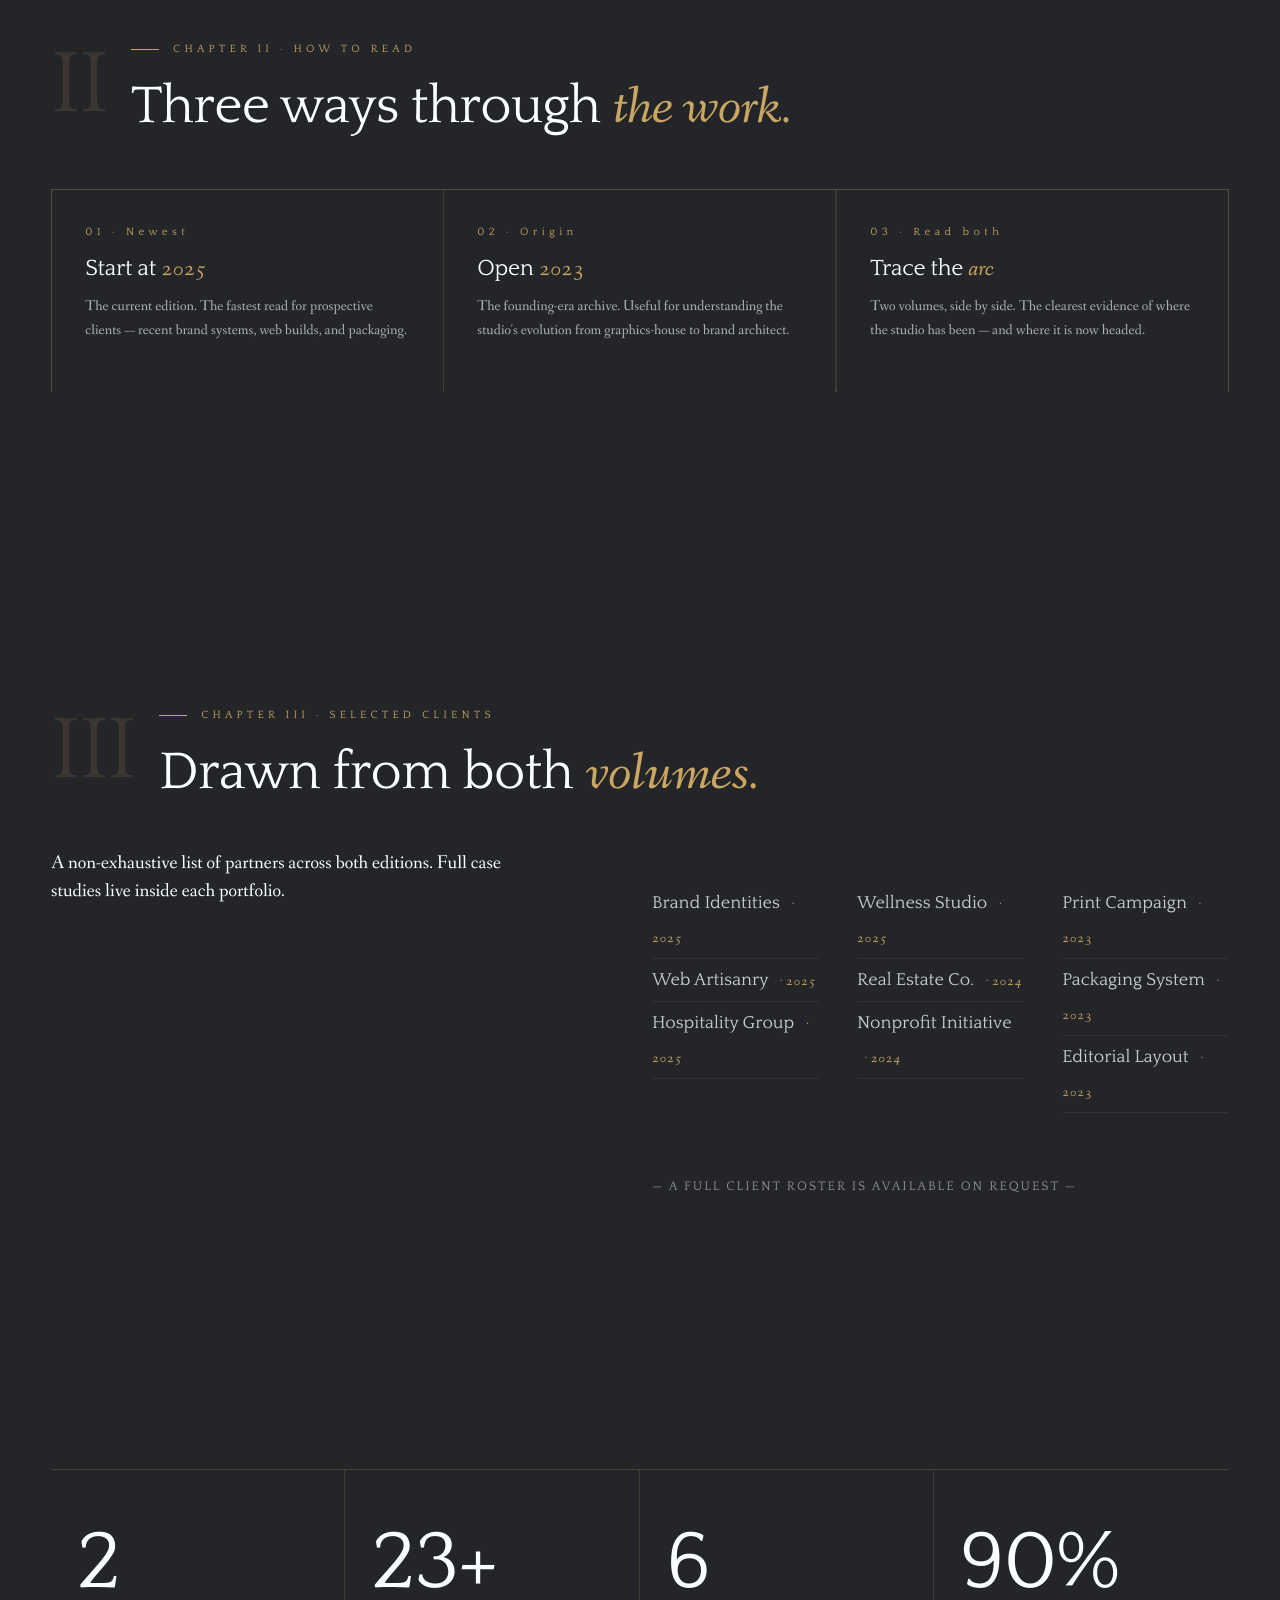
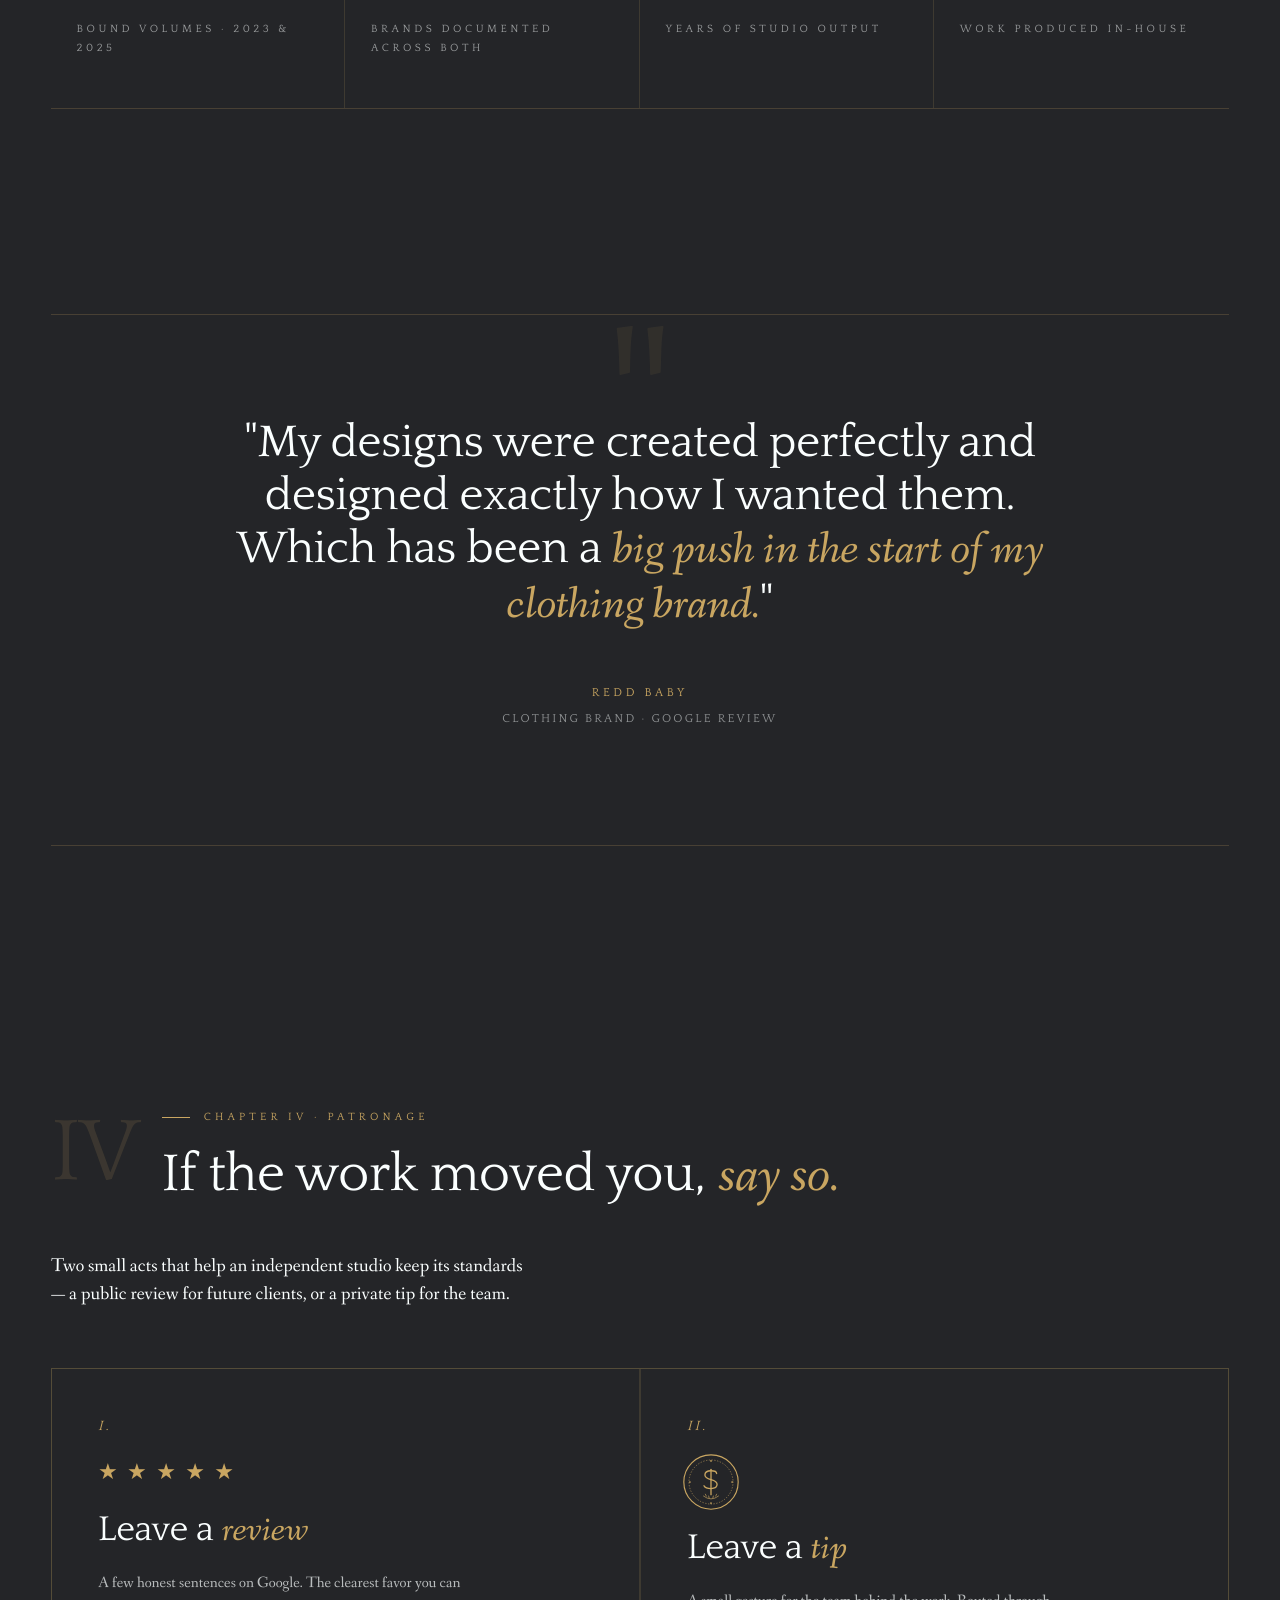
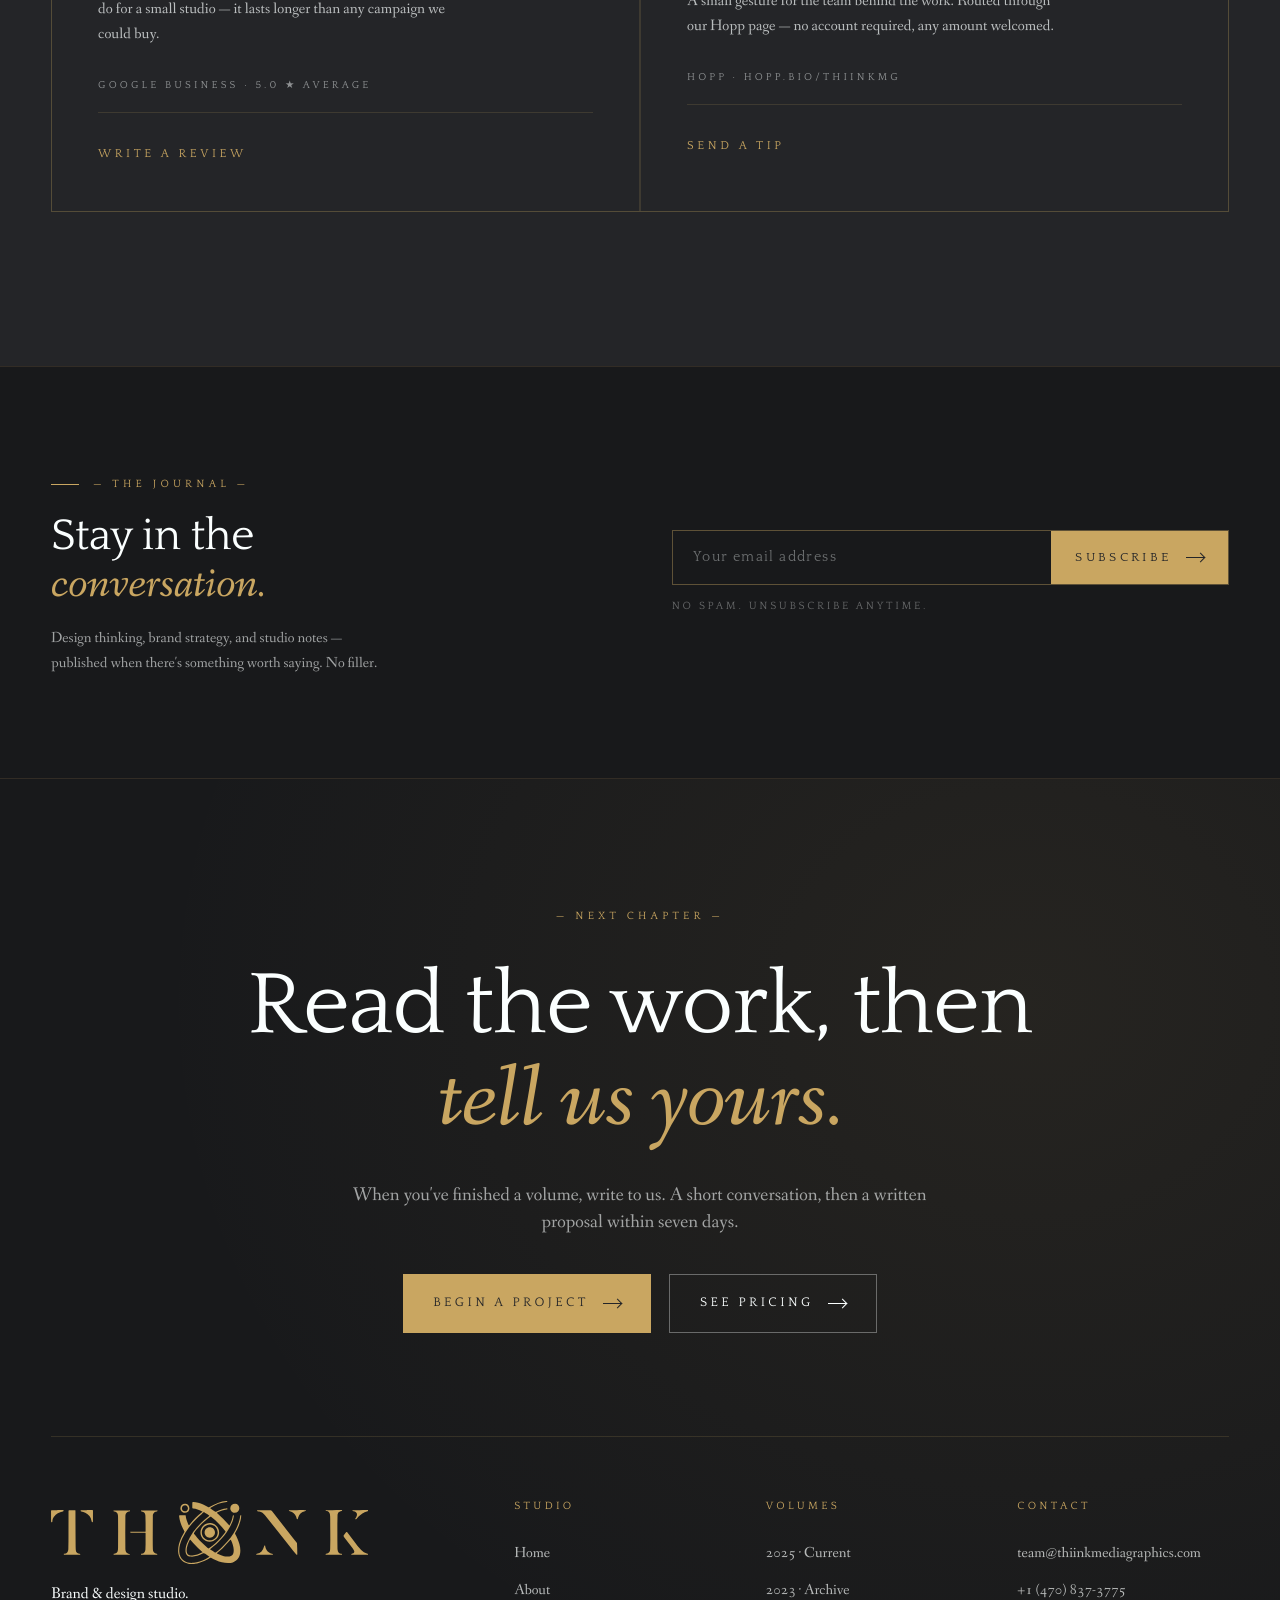
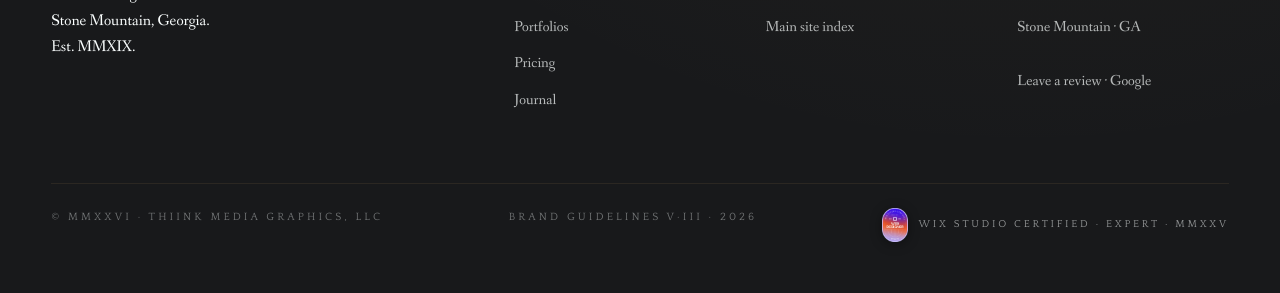
<file: portfolio.html>
<!DOCTYPE html>
<html lang="en">
<head>
  <meta charset="UTF-8" />
  <meta name="viewport" content="width=device-width, initial-scale=1.0" />
  <title>Portfolios — Thiink Media Graphics</title>
  <meta name="description" content="Two volumes of client work, drawn from the studio's archive. Open MMXXV for the current portfolio, or MMXXIII for the founding-era archive." />

  <!-- Fix #7: Open Graph / Social sharing -->
  <meta property="og:type" content="website" />
  <meta property="og:url" content="https://www.thiinkmediagraphics.com/portfolio" />
  <meta property="og:title" content="Portfolios — Thiink Media Graphics" />
  <meta property="og:description" content="Two volumes of client work — 2025 and 2023. A ledger of what the work has been." />
  <meta property="og:image" content="https://www.thiinkmediagraphics.com/assets/img/colosseum.jpg" />
  <meta property="og:site_name" content="Thiink Media Graphics" />
  <meta name="twitter:card" content="summary_large_image" />
  <meta name="twitter:title" content="Portfolios — Thiink Media Graphics" />
  <meta name="twitter:description" content="Two volumes of client work — 2025 and 2023. A ledger of what the work has been." />
  <meta name="twitter:image" content="https://www.thiinkmediagraphics.com/assets/img/colosseum.jpg" />

  <link rel="stylesheet" href="assets/brand.css" />
  <link rel="icon" href="assets/logos/mark-monogram.svg" type="image/svg+xml" />

  <style>
    /* ---------- Portfolio · Volume cards ---------- */
    .volumes {
      display: grid;
      grid-template-columns: 1fr;
      gap: clamp(28px, 4vw, 56px);
      margin-top: clamp(36px, 4vw, 56px);
    }
    @media (min-width: 1080px) {
      .volumes { grid-template-columns: 1fr 1fr; gap: 1px; background: rgba(201,166,97,.16); border: 1px solid rgba(201,166,97,.16); }
    }

    .volume {
      position: relative;
      background: var(--shark-black);
      padding: clamp(32px, 3.6vw, 56px);
      display: flex;
      flex-direction: column;
      gap: clamp(22px, 2.4vw, 32px);
      overflow: hidden;
      isolation: isolate;
      transition: background .5s var(--ease-out);
    }
    .volume::before {
      content: ''; position: absolute; inset: 0; z-index: -1;
      background: radial-gradient(circle at 80% 0%, rgba(201,166,97,.16) 0%, transparent 55%);
      opacity: 0; transition: opacity .6s var(--ease-out);
    }
    .volume:hover::before { opacity: 1; }

    .volume__head {
      display: flex; align-items: baseline; justify-content: space-between; gap: 18px;
      border-bottom: 1px solid rgba(201,166,97,.18);
      padding-bottom: clamp(14px, 1.6vw, 22px);
    }
    .volume__eyebrow {
      font-family: var(--font-display);
      font-size: 11px;
      letter-spacing: 0.36em;
      text-transform: uppercase;
      color: var(--gold);
    }
    .volume__status {
      font-family: var(--font-display);
      font-size: 10.5px;
      letter-spacing: 0.32em;
      text-transform: uppercase;
      color: rgba(251,255,255,.45);
      display: inline-flex; align-items: center; gap: 8px;
    }
    .volume__status::before {
      content: ''; width: 7px; height: 7px; border-radius: 50%;
      background: rgba(251,255,255,.3);
    }
    .volume__status.is-live::before { background: var(--gold); box-shadow: 0 0 0 4px rgba(201,166,97,.18); }

    .volume__numeral {
      font-family: var(--font-display);
      font-size: clamp(72px, 10vw, 156px);
      line-height: .88;
      letter-spacing: -.02em;
      color: var(--fbffff, #fbffff);
      display: block;
    }
    .volume__numeral em {
      font-style: italic; font-family: var(--font-body); color: var(--gold);
      font-size: .58em; letter-spacing: 0; padding-left: 4px;
    }
    .volume__year {
      font-family: var(--font-display);
      font-size: 12px;
      letter-spacing: 0.4em;
      color: rgba(251,255,255,.5);
      margin-top: -8px;
    }

    .volume__title {
      font-family: var(--font-display);
      font-size: clamp(26px, 2.6vw, 38px);
      line-height: 1.08;
      max-width: 22ch;
    }
    .volume__title em { color: var(--gold); font-style: italic; font-family: var(--font-body); }

    .volume__copy {
      color: rgba(251,255,255,.7);
      font-size: 15.5px;
      max-width: 52ch;
    }

    .volume__preview {
      position: relative;
      aspect-ratio: 16 / 10;
      border: 1px solid rgba(201,166,97,.22);
      overflow: hidden;
      background:
        repeating-linear-gradient(135deg, rgba(201,166,97,.05) 0 1px, transparent 1px 14px),
        var(--shark-black-deep);
      display: block;
    }
    .volume__preview iframe {
      position: absolute;
      top: 0; left: 0;
      width: 250%;
      height: 250%;
      border: 0;
      transform: scale(.4);
      transform-origin: 0 0;
      pointer-events: none;
      background: #fff;
    }
    .volume__preview--image img {
      position: absolute;
      inset: 0;
      width: 100%;
      height: 100%;
      object-fit: cover;
      object-position: center;
      display: block;
      transition: transform 1.2s var(--ease-out);
    }
    .volume__preview--image:hover img { transform: scale(1.04); }
    .volume__preview .preview-corner {
      position: absolute;
      top: 14px; left: 14px;
      font-family: var(--font-display);
      font-size: 10px;
      letter-spacing: 0.32em;
      text-transform: uppercase;
      color: var(--gold);
      background: rgba(24,25,27,.72);
      backdrop-filter: blur(6px);
      -webkit-backdrop-filter: blur(6px);
      padding: 7px 12px;
      border: 1px solid rgba(201,166,97,.22);
      z-index: 2;
    }
    .volume__preview .preview-host {
      position: absolute;
      bottom: 14px; left: 14px;
      font-family: var(--font-display);
      font-size: 10px;
      letter-spacing: 0.28em;
      color: rgba(251,255,255,.6);
      background: rgba(24,25,27,.72);
      backdrop-filter: blur(6px);
      -webkit-backdrop-filter: blur(6px);
      padding: 7px 12px;
      border: 1px solid rgba(251,255,255,.08);
      z-index: 2;
    }
    .volume__preview::after {
      content: '';
      position: absolute; inset: 0;
      background: linear-gradient(180deg, rgba(24,25,27,.05) 0%, rgba(24,25,27,.55) 100%);
      pointer-events: none;
      z-index: 1;
    }

    .volume__meta {
      display: grid;
      grid-template-columns: repeat(3, 1fr);
      gap: 1px;
      background: rgba(201,166,97,.14);
      border-top: 1px solid rgba(201,166,97,.14);
      border-bottom: 1px solid rgba(201,166,97,.14);
    }
    .volume__meta > div {
      background: var(--shark-black);
      padding: 16px 14px;
    }
    .volume__meta dt {
      font-family: var(--font-display);
      font-size: 10px;
      letter-spacing: 0.3em;
      text-transform: uppercase;
      color: rgba(251,255,255,.45);
      margin-bottom: 6px;
    }
    .volume__meta dd {
      margin: 0;
      font-family: var(--font-display);
      font-size: 15px;
      color: var(--fbffff, #fbffff);
    }

    .volume__cta {
      display: flex; flex-wrap: wrap; gap: 14px; margin-top: auto;
    }

    /* ---------- Reference strip ---------- */
    .ref-strip {
      display: grid;
      grid-template-columns: repeat(3, 1fr);
      gap: 1px;
      background: rgba(201,166,97,.16);
      border: 1px solid rgba(201,166,97,.16);
      margin-top: clamp(36px, 4vw, 56px);
    }
    @media (max-width: 720px) { .ref-strip { grid-template-columns: 1fr; } }
    .ref-strip__cell {
      background: var(--shark-black);
      padding: clamp(24px, 2.6vw, 38px);
    }
    .ref-strip__num {
      font-family: var(--font-display);
      font-size: 11px;
      letter-spacing: 0.4em;
      color: var(--gold);
    }
    .ref-strip__h {
      font-family: var(--font-display);
      font-size: clamp(20px, 1.8vw, 26px);
      margin: 14px 0 10px;
    }
    .ref-strip__h em { color: var(--gold); font-style: italic; font-family: var(--font-body); }
    .ref-strip__p {
      color: rgba(251,255,255,.65);
      font-size: 14.5px;
    }

    /* ---------- Roster (selected clients) ---------- */
    .roster {
      column-count: 3;
      column-gap: clamp(24px, 3vw, 48px);
      margin-top: clamp(20px, 2.4vw, 32px);
      font-family: var(--font-display);
      font-size: clamp(16px, 1.4vw, 19px);
      color: rgba(251,255,255,.78);
      line-height: 1.9;
    }
    @media (max-width: 880px) { .roster { column-count: 2; } }
    @media (max-width: 540px) { .roster { column-count: 1; } }
    .roster span {
      display: block;
      break-inside: avoid;
      border-bottom: 1px solid rgba(201,166,97,.10);
      padding: 4px 0;
    }
    .roster span em {
      font-family: var(--font-body);
      font-style: italic;
      color: var(--gold);
      font-size: .78em;
      letter-spacing: .04em;
      margin-left: 8px;
    }

    /* ---------- Patronage cards ---------- */
    .patronage {
      display: grid;
      grid-template-columns: 1fr 1fr;
      gap: 1px;
      background: rgba(201,166,97,.16);
      border: 1px solid rgba(201,166,97,.16);
      margin-top: clamp(28px, 3vw, 44px);
    }
    @media (max-width: 880px) { .patronage { grid-template-columns: 1fr; } }
    .patronage__card {
      background: var(--shark-black);
      padding: clamp(32px, 3.6vw, 56px);
      display: flex;
      flex-direction: column;
      gap: 14px;
      position: relative;
      overflow: hidden;
      isolation: isolate;
      text-decoration: none;
      color: inherit;
      transition: background .5s var(--ease-out);
    }
    .patronage__card::before {
      content: ''; position: absolute; inset: 0; z-index: -1;
      background: radial-gradient(circle at 80% 0%, rgba(201,166,97,.18) 0%, transparent 55%);
      opacity: 0; transition: opacity .6s var(--ease-out);
    }
    .patronage__card:hover::before { opacity: 1; }
    .patronage__card:hover { background: var(--shark-black-deep); }
    .patronage__num {
      font-family: var(--font-display);
      font-style: italic;
      font-size: 14px;
      letter-spacing: .2em;
      color: var(--gold);
    }
    .patronage__stars {
      display: flex; gap: 6px;
      color: var(--gold);
      font-size: 22px;
      letter-spacing: .15em;
      margin: 4px 0 6px;
    }
    .patronage__coin {
      color: var(--gold);
      margin: 0 0 4px -6px;
    }
    .patronage__h {
      font-family: var(--font-display);
      font-size: clamp(28px, 2.8vw, 38px);
      line-height: 1.08;
      margin: 0;
    }
    .patronage__h em { color: var(--gold); font-style: italic; font-family: var(--font-body); }
    .patronage__p {
      color: rgba(251,255,255,.7);
      font-size: 15.5px;
      max-width: 48ch;
      margin: 6px 0 14px;
    }
    .patronage__meta {
      font-family: var(--font-display);
      font-size: 10.5px;
      letter-spacing: .3em;
      text-transform: uppercase;
      color: rgba(251,255,255,.5);
      padding-bottom: 18px;
      border-bottom: 1px solid rgba(201,166,97,.16);
    }
    .patronage__cta {
      font-family: var(--font-display);
      font-size: 12px;
      letter-spacing: .3em;
      text-transform: uppercase;
      color: var(--gold);
      display: inline-flex; align-items: center; gap: 12px;
      margin-top: 18px;
    }
    .patronage__cta .arrow {
      transition: transform .3s var(--ease-out);
    }
    .patronage__card:hover .patronage__cta .arrow {
      transform: translateX(6px);
    }
  </style>
</head>
<body data-screen-label="03 Portfolios">

  <!-- ============ NAV ============ -->
  <nav class="site-nav">
    <a href="index.html" class="nav-mark">
      <span class="nav-mark__mono" data-logo="assets/logos/mark-monogram.svg"></span>
      <span class="nav-mark__word">
        Thiink Media Graphics
        <span class="small">V·III · 2026</span>
      </span>
    </a>
    <div class="nav-links">
      <a href="index.html">Studio</a>
      <a href="about.html">About</a>
      <div class="nav-drop">
        <span class="nav-drop__trigger">Services</span>
        <div class="nav-drop__menu">
          <a href="core-identity.html" class="nav-drop__item">
            <span class="nav-drop__num">01</span>
            <span class="nav-drop__label">
              <span class="nav-drop__name"><em>Core</em> Identity</span>
              <span class="nav-drop__sub">Marks · Type · Color · Voice</span>
            </span>
          </a>
          <a href="web-artisan.html" class="nav-drop__item">
            <span class="nav-drop__num">02</span>
            <span class="nav-drop__label">
              <span class="nav-drop__name"><em>Web</em> Artisan</span>
              <span class="nav-drop__sub">Editorial sites &amp; builds</span>
            </span>
          </a>
          <a href="design-forge.html" class="nav-drop__item">
            <span class="nav-drop__num">03</span>
            <span class="nav-drop__label">
              <span class="nav-drop__name"><em>Design</em> Forge</span>
              <span class="nav-drop__sub">Campaigns · Graphics · Decks</span>
            </span>
          </a>
          <a href="print-craft.html" class="nav-drop__item">
            <span class="nav-drop__num">04</span>
            <span class="nav-drop__label">
              <span class="nav-drop__name"><em>Print</em> Craft</span>
              <span class="nav-drop__sub">Production &amp; merchandise</span>
            </span>
          </a>
        </div>
      </div>
      <a href="portfolio.html" class="active">Portfolios</a>
      <a href="pricing.html">Pricing</a>
      <a href="news.html">Journal</a>
    </div>
    <a href="https://form.typeform.com/to/QtfADswh?typeform-source=www.thiinkmediagraphics.com" target="_blank" rel="noopener" class="nav-cta" data-magnetic="8">Begin</a>
    <button class="nav-toggle" aria-label="Menu"><span></span><span></span><span></span></button>
  </nav>

  <!-- ============ PAGE INTRO ============ -->
  <section class="page-intro">
    <div class="page-intro__bg" data-parallax="0.18"
         style="background-image: url('assets/img/acropolis.jpg'); background-position: center 28%;"></div>
    <div class="wrap">
      <div class="page-intro__crumbs" data-reveal>
        <span>Thiink Media Graphics</span>
        <span class="sep">/</span>
        <span class="gold">Portfolios</span>
        <span class="sep">·</span>
        <span>Two Editions · 2023 — 2025</span>
      </div>
      <h1 class="page-intro__title" data-reveal>
        <span class="line-mask"><span>The work,</span></span>
        <span class="line-mask"><span><em>archived.</em></span></span>
      </h1>
      <p class="page-intro__deck" data-reveal data-reveal-delay="3">
        Seven years of client work, bound into two volumes. Each portfolio is a record of a season in the studio — its tools, its taste, the brands it shaped. Open either to read it end-to-end.
      </p>
    </div>
  </section>

  <!-- ============ I · THE VOLUMES ============ -->
  <section class="section">
    <div class="wrap">
      <div class="kicker-row" data-reveal>
        <span class="roman">I</span>
        <div>
          <span class="eyebrow">Chapter I · The Volumes</span>
          <h2 class="section-title mt-s">Two editions. <em>Open either.</em></h2>
        </div>
      </div>

      <div class="grid12">
        <div class="col-left" data-reveal>
          <p class="lede">
            We publish a new portfolio when the studio's work has moved enough to warrant a re-edit. Older editions remain in the archive — they document the season they were made in.
          </p>
        </div>
        <div class="col-right" data-reveal data-reveal-delay="2">
          <p>
            The <em class="serif-italic">2025</em> volume is the current edition — the studio as it stands today, in full color. The <em class="serif-italic">2023</em> volume is the founding-era archive, kept intact for reference. Both are linked below.
          </p>
        </div>
      </div>

      <!-- ====== TWO VOLUMES ====== -->
      <div class="volumes">

        <!-- ============ VOLUME II · 2025 ============ -->
        <article class="volume" data-reveal>
          <div class="volume__head">
            <span class="volume__eyebrow">Volume II · Current</span>
            <span class="volume__status is-live">Live · 2025</span>
          </div>

          <div>
            <div class="volume__numeral">2025<em>—</em></div>
            <div class="volume__year">Anno · Two Thousand &amp; Twenty-Five</div>
          </div>

          <h3 class="volume__title">The studio in its <em>present voice</em> — the work as it stands today.</h3>

          <p class="volume__copy">
            A re-edited portfolio published on a custom Next.js build. Brand identities, web artisanry, print, and packaging — drawn from the last eighteen months of studio output.
          </p>

          <a href="https://thiink-portfolio.vercel.app/" target="_blank" rel="noopener" class="volume__preview" aria-label="Open the 2025 portfolio in a new tab">
            <span class="preview-corner">Preview · 2025</span>
            <span class="preview-host">thiink-portfolio.vercel.app</span>
            <iframe src="https://thiink-portfolio.vercel.app/" loading="lazy" referrerpolicy="no-referrer" sandbox="allow-scripts allow-same-origin" title="2025 Portfolio Preview" tabindex="-1"></iframe>
          </a>

          <dl class="volume__meta">
            <div>
              <dt>Edition</dt>
              <dd>II of II</dd>
            </div>
            <div>
              <dt>Format</dt>
              <dd>Web · Next.js</dd>
            </div>
            <div>
              <dt>Status</dt>
              <dd>Current</dd>
            </div>
          </dl>

          <div class="volume__cta">
            <a href="https://thiink-portfolio.vercel.app/" target="_blank" rel="noopener" class="btn btn--gold" data-magnetic="10">
              Open 2025 <span class="arrow"></span>
            </a>
            <a href="https://form.typeform.com/to/QtfADswh?typeform-source=www.thiinkmediagraphics.com" target="_blank" rel="noopener" class="btn btn--ghost">
              Start Project <span class="arrow"></span>
            </a>
          </div>
        </article>

        <!-- ============ VOLUME I · 2023 ============ -->
        <article class="volume" data-reveal data-reveal-delay="2">
          <div class="volume__head">
            <span class="volume__eyebrow">Volume I · Archive</span>
            <span class="volume__status">Preserved · 2023</span>
          </div>

          <div>
            <div class="volume__numeral">2023<em>—</em></div>
            <div class="volume__year">Anno · Two Thousand &amp; Twenty-Three</div>
          </div>

          <h3 class="volume__title">The founding-era <em>record</em> — kept intact in the archive.</h3>

          <p class="volume__copy">
            The studio's first formal portfolio, published on Canva. A record of the early seasons — graphics, brand sketches, and the work that established the house style.
          </p>

          <a href="https://testtmg.my.canva.site/thiinkmg-portfolio" target="_blank" rel="noopener" class="volume__preview volume__preview--image" aria-label="Open the 2023 portfolio in a new tab">
            <span class="preview-corner">Cover · 2023</span>
            <span class="preview-host">testtmg.my.canva.site</span>
            <img src="assets/img/portfolio-2023-cover.png" alt="2023 Client Design Portfolio — Thiink Media Graphics cover art" loading="lazy" />
          </a>

          <dl class="volume__meta">
            <div>
              <dt>Edition</dt>
              <dd>I of II</dd>
            </div>
            <div>
              <dt>Format</dt>
              <dd>Web · Canva</dd>
            </div>
            <div>
              <dt>Status</dt>
              <dd>Archive</dd>
            </div>
          </dl>

          <div class="volume__cta">
            <a href="https://testtmg.my.canva.site/thiinkmg-portfolio" target="_blank" rel="noopener" class="btn btn--gold" data-magnetic="10">
              Open 2023 <span class="arrow"></span>
            </a>
            <a href="https://form.typeform.com/to/QtfADswh?typeform-source=www.thiinkmediagraphics.com" target="_blank" rel="noopener" class="btn btn--ghost">
              Start Project <span class="arrow"></span>
            </a>
          </div>
        </article>

      </div>
    </div>
  </section>

  <!-- ============ FULL-BLEED IMAGE ============ -->
  <section class="full-bleed parallax">
    <div class="full-bleed__img" data-parallax="0.22"
         style="background-image: url('assets/img/colosseum.jpg');"></div>
    <div class="full-bleed__overlay"></div>
    <div class="full-bleed__caption wrap" data-reveal>
      <span class="eyebrow">— On the archive —</span>
      <p class="pullquote mt-m" style="max-width: 30ch;">
        A studio's portfolio is not a brochure. It is a <em>ledger</em> of what the work has been.
      </p>
    </div>
  </section>

  <!-- ============ II · HOW TO READ ============ -->
  <section class="section">
    <div class="wrap">
      <div class="kicker-row" data-reveal>
        <span class="roman">II</span>
        <div>
          <span class="eyebrow">Chapter II · How to Read</span>
          <h2 class="section-title mt-s">Three ways through <em>the work.</em></h2>
        </div>
      </div>

      <div class="ref-strip">
        <div class="ref-strip__cell" data-reveal>
          <div class="ref-strip__num">01 · Newest</div>
          <h3 class="ref-strip__h">Start at <em>2025</em></h3>
          <p class="ref-strip__p">The current edition. The fastest read for prospective clients — recent brand systems, web builds, and packaging.</p>
        </div>
        <div class="ref-strip__cell" data-reveal data-reveal-delay="1">
          <div class="ref-strip__num">02 · Origin</div>
          <h3 class="ref-strip__h">Open <em>2023</em></h3>
          <p class="ref-strip__p">The founding-era archive. Useful for understanding the studio's evolution from graphics-house to brand architect.</p>
        </div>
        <div class="ref-strip__cell" data-reveal data-reveal-delay="2">
          <div class="ref-strip__num">03 · Read both</div>
          <h3 class="ref-strip__h">Trace the <em>arc</em></h3>
          <p class="ref-strip__p">Two volumes, side by side. The clearest evidence of where the studio has been — and where it is now headed.</p>
        </div>
      </div>
    </div>
  </section>

  <!-- ============ III · SELECTED CLIENTS ============ -->
  <section class="section">
    <div class="wrap">
      <div class="kicker-row" data-reveal>
        <span class="roman">III</span>
        <div>
          <span class="eyebrow">Chapter III · Selected Clients</span>
          <h2 class="section-title mt-s">Drawn from both <em>volumes.</em></h2>
        </div>
      </div>

      <div class="grid12">
        <div class="col-left" data-reveal>
          <p class="lede">
            A non-exhaustive list of partners across both editions. Full case studies live inside each portfolio.
          </p>
        </div>
        <div class="col-right" data-reveal data-reveal-delay="2">
          <div class="roster">
            <span>Brand Identities <em>· 2025</em></span>
            <span>Web Artisanry <em>· 2025</em></span>
            <span>Hospitality Group <em>· 2025</em></span>
            <span>Wellness Studio <em>· 2025</em></span>
            <span>Real Estate Co. <em>· 2024</em></span>
            <span>Nonprofit Initiative <em>· 2024</em></span>
            <span>Print Campaign <em>· 2023</em></span>
            <span>Packaging System <em>· 2023</em></span>
            <span>Editorial Layout <em>· 2023</em></span>
          </div>
          <p class="mt-l" style="font-size: 13px; color: rgba(251,255,255,.5); font-family: var(--font-display); letter-spacing: .15em; text-transform: uppercase;">
            — A full client roster is available on request —
          </p>
        </div>
      </div>
    </div>
  </section>

  <!-- ============ STATS ============ -->
  <section class="section--tight">
    <div class="wrap">
      <div class="stats" data-reveal="fade">
        <div class="stat">
          <div class="stat__num"><span data-count="2">2</span></div>
          <div class="stat__label">Bound volumes · 2023 &amp; 2025</div>
        </div>
        <div class="stat">
          <div class="stat__num"><span data-count="25" data-count-suffix="+">25+</span></div>
          <div class="stat__label">Brands documented across both</div>
        </div>
        <div class="stat">
          <div class="stat__num"><span data-count="7">7</span></div>
          <div class="stat__label">Years of studio output</div>
        </div>
        <div class="stat">
          <div class="stat__num"><span data-count="100" data-count-suffix="%">100%</span></div>
          <div class="stat__label">Work produced in-house</div>
        </div>
      </div>
    </div>
  </section>

  <!-- ============ TESTIMONIAL ============ -->
  <section class="section--tight">
    <div class="wrap">
      <div class="testimonial" data-reveal="fade">
        <div class="testimonial__mark">"</div>
        <div class="testimonial__body">
          <p class="pullquote">
            "My designs were created perfectly and designed exactly how I wanted them. Which has been a <em>big push in the start of my clothing brand.</em>"
          </p>
          <p class="testimonial__cite">
            Redd Baby
            <span>Clothing Brand · Google Review</span>
          </p>
        </div>
      </div>
    </div>
  </section>

  <!-- ============ IV · PATRONAGE ============ -->
  <section class="section">
    <div class="wrap">
      <div class="kicker-row" data-reveal>
        <span class="roman">IV</span>
        <div>
          <span class="eyebrow">Chapter IV · Patronage</span>
          <h2 class="section-title mt-s">If the work moved you, <em>say so.</em></h2>
        </div>
      </div>

      <div class="grid12">
        <div class="col-left" data-reveal>
          <p class="lede">
            Two small acts that help an independent studio keep its standards — a public review for future clients, or a private tip for the team.
          </p>
        </div>
        <div class="col-right"></div>
      </div>

      <div class="patronage">
        <a href="https://g.page/r/Cblzq7Mndxo8EAI/review"
           target="_blank" rel="noopener"
           class="patronage__card"
           data-reveal>
          <span class="patronage__num">I.</span>
          <div class="patronage__stars" aria-hidden="true">
            <span>★</span><span>★</span><span>★</span><span>★</span><span>★</span>
          </div>
          <h3 class="patronage__h">Leave a <em>review</em></h3>
          <p class="patronage__p">A few honest sentences on Google. The clearest favor you can do for a small studio — it lasts longer than any campaign we could buy.</p>
          <span class="patronage__meta">Google Business · 5.0 ★ average</span>
          <span class="patronage__cta">Write a review <span class="arrow"></span></span>
        </a>

        <a href="https://www.hopp.bio/thiinkmg"
           target="_blank" rel="noopener"
           class="patronage__card"
           data-reveal data-reveal-delay="2">
          <span class="patronage__num">II.</span>
          <div class="patronage__coin" aria-hidden="true">
            <svg viewBox="0 0 64 64" width="60" height="60" fill="none" stroke="currentColor" stroke-linecap="round" stroke-linejoin="round">
              <!-- outer rim -->
              <circle cx="32" cy="32" r="29" stroke-width="1.2"/>
              <!-- inner dotted ring (coin field border) -->
              <circle cx="32" cy="32" r="23.5" stroke-width="0.6" stroke-dasharray="0.6 2.4"/>
              <!-- four cardinal dots (coin field markers) -->
              <circle cx="32" cy="9.5" r="0.9" fill="currentColor" stroke="none"/>
              <circle cx="32" cy="54.5" r="0.9" fill="currentColor" stroke="none"/>
              <circle cx="9.5" cy="32" r="0.9" fill="currentColor" stroke="none"/>
              <circle cx="54.5" cy="32" r="0.9" fill="currentColor" stroke="none"/>
              <!-- embossed $ -->
              <path d="M32 18.5 L32 45.5" stroke-width="1.4"/>
              <path d="M38 23 C38 21 35 20 32 20 C28.5 20 25.5 21.5 25.5 24.5 C25.5 27.5 28.5 28.5 32 29.5 C35.5 30.5 38.5 31.5 38.5 34.5 C38.5 37.5 35.5 39 32 39 C28.5 39 25.5 38 24.5 36"
                    stroke-width="1.4"/>
              <!-- laurel sprig hint at bottom -->
              <path d="M24 47 Q28 50 32 50 Q36 50 40 47" stroke-width="0.7"/>
              <path d="M27 47 L26 45 M30 49 L29.5 47 M34 49 L34.5 47 M37 47 L38 45" stroke-width="0.7"/>
            </svg>
          </div>
          <h3 class="patronage__h">Leave a <em>tip</em></h3>
          <p class="patronage__p">A small gesture for the team behind the work. Routed through our Hopp page — no account required, any amount welcomed.</p>
          <span class="patronage__meta">Hopp · hopp.bio/thiinkmg</span>
          <span class="patronage__cta">Send a tip <span class="arrow"></span></span>
        </a>
      </div>
    </div>
  </section>

  <!-- ============ JOURNAL SUBSCRIBE (Fix #4) ============ -->
  <!-- Wire up the form action to your email service (Mailchimp, Kit, Beehiiv, etc.) -->
  <section class="section--tight" style="background: var(--shark-black-deep); border-top: 1px solid rgba(201,166,97,.14); border-bottom: 1px solid rgba(201,166,97,.14);">
    <div class="wrap">
      <div class="subscribe-grid" data-reveal>
        <div>
          <span class="eyebrow">— The Journal —</span>
          <h2 class="section-title mt-s" style="font-size: clamp(28px, 3.5vw, 48px);">Stay in the<br/><em>conversation.</em></h2>
          <p class="muted mt-s" style="font-size: 15px; max-width: 44ch; margin-bottom: 0;">
            Design thinking, brand strategy, and studio notes — published when there's something worth saying. No filler.
          </p>
        </div>
        <form class="subscribe-form" novalidate>
          <div class="subscribe-input-row">
            <input
              type="email"
              name="email"
              placeholder="Your email address"
              required
              autocomplete="email"
              class="subscribe-input"
            />
            <button type="submit" class="btn btn--gold">
              Subscribe <span class="arrow"></span>
            </button>
          </div>
          <p class="subscribe-note">No spam. Unsubscribe anytime.</p>
        </form>
      </div>
    </div>
  </section>

  <!-- ============ FOOTER ============ -->
  <footer class="site-foot" id="contact">
    <div class="wrap">
      <div class="foot-cta" data-reveal>
        <span class="eyebrow plain center" style="justify-content:center;display:flex;">— Next chapter —</span>
        <h2 class="mt-m">Read the work, then<br/><em>tell us yours.</em></h2>
        <p class="lede muted center" style="margin: 0 auto 36px;">
          When you've finished a volume, write to us. A short conversation, then a written proposal within seven days.
        </p>
        <div class="hero__cta-row" style="justify-content:center;">
          <a href="https://form.typeform.com/to/QtfADswh?typeform-source=www.thiinkmediagraphics.com" target="_blank" rel="noopener" class="btn btn--gold" data-magnetic="12">Begin a Project <span class="arrow"></span></a>
          <a href="pricing.html" class="btn btn--ghost">See pricing <span class="arrow"></span></a>
        </div>
      </div>

      <div class="foot-grid">
        <div class="foot-col">
          <span class="foot-logo" data-logo="assets/logos/wordmark-greek.svg"></span>
          <p>Brand &amp; design studio.<br/>Stone Mountain, Georgia.<br/>Est. MMXIX.</p>
        </div>
        <div class="foot-col">
          <h4>Studio</h4>
          <ul>
            <li><a href="index.html">Home</a></li>
            <li><a href="about.html">About</a></li>
            <li><a href="portfolio.html">Portfolios</a></li>
            <li><a href="pricing.html">Pricing</a></li>
            <li><a href="news.html">Journal</a></li>
          </ul>
        </div>
        <div class="foot-col">
          <h4>Volumes</h4>
          <ul>
            <li><a href="https://thiink-portfolio.vercel.app/" target="_blank" rel="noopener">2025 · Current</a></li>
            <li><a href="https://testtmg.my.canva.site/thiinkmg-portfolio" target="_blank" rel="noopener">2023 · Archive</a></li>
            <li><a href="https://www.thiinkmediagraphics.com/client-portfolios" target="_blank" rel="noopener">Main site index</a></li>
          </ul>
        </div>
        <div class="foot-col">
          <h4>Contact</h4>
          <ul>
            <li><a href="mailto:team@thiinkmediagraphics.com">team@thiinkmediagraphics.com</a></li>
            <li><a href="tel:+14708373775">+1 (470) 837-3775</a></li>
            <li>Stone Mountain · GA</li>
            <li class="mt-s"><a href="https://g.page/r/Cblzq7Mndxo8EAI/review" target="_blank" rel="noopener">Leave a review · Google</a></li>
          </ul>
        </div>
      </div>

      <div class="foot-base">
        <span>© MMXXVI · Thiink Media Graphics, LLC</span>
        <span>Brand Guidelines V·III · 2026</span>
        <a href="https://www.wix.com/studio/agencies" target="_blank" rel="noopener" class="foot-cert" aria-label="Wix Studio Certified Web Designer · Expert · 2025">
          <img src="assets/logos/wix-studio-certified.png" alt="" />
          <span>Wix Studio Certified · Expert · MMXXV</span>
        </a>
      </div>
    </div>
  </footer>

  <script src="assets/site.js"></script>
  <script>
  (function () {
    const form = document.querySelector('.subscribe-form');
    if (!form) return;
    form.addEventListener('submit', function (e) {
      e.preventDefault();
      const email = (form.querySelector('input[type="email"]').value || '').trim();
      if (!email) return;
      window.open(
        'https://form.typeform.com/to/QtfADswh?typeform-source=www.thiinkmediagraphics.com#email=' + encodeURIComponent(email),
        '_blank',
        'noopener'
      );
      form.innerHTML =
        '<p class="subscribe-form--done">' +
        '<span style="width:18px;height:1px;background:var(--gold);display:inline-block;flex-shrink:0;"></span>' +
        'You\'re on the list — thank you.' +
        '</p>';
    });
  })();
  </script>
</body>
</html>
</file>
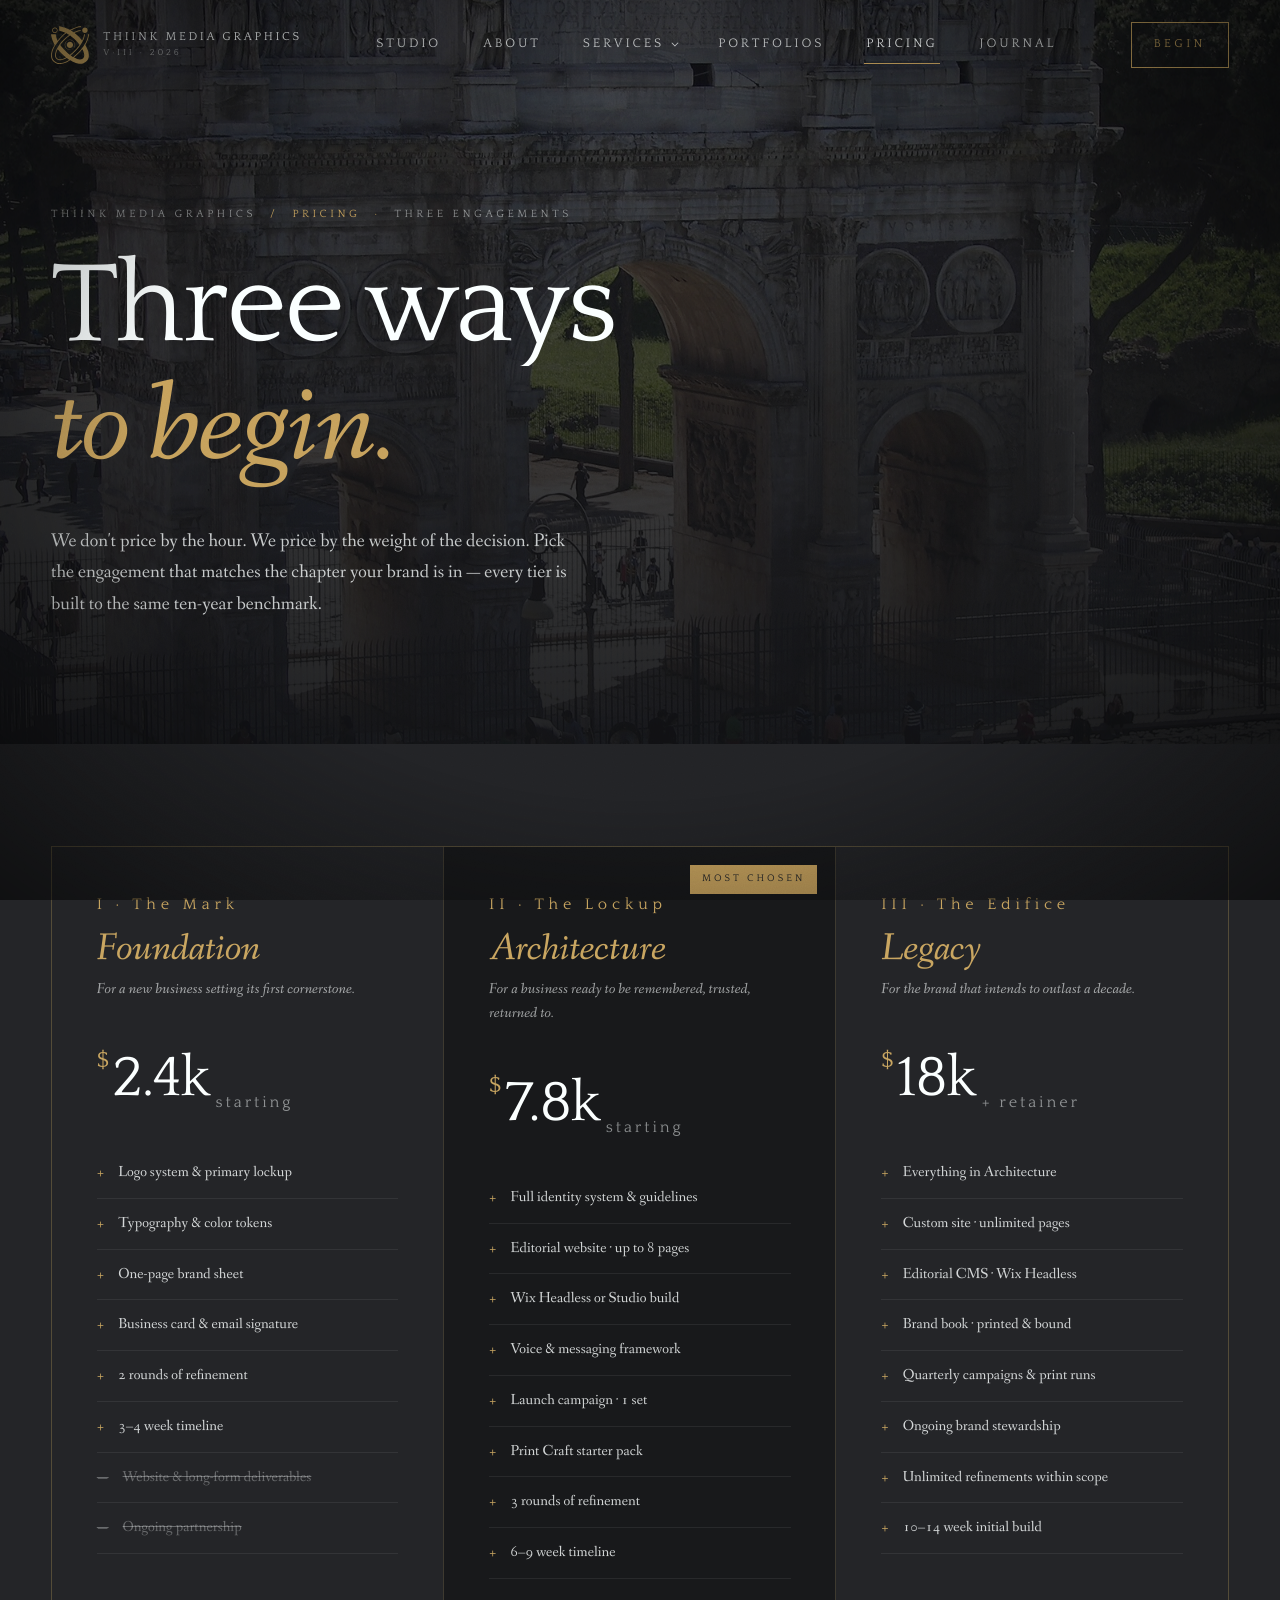
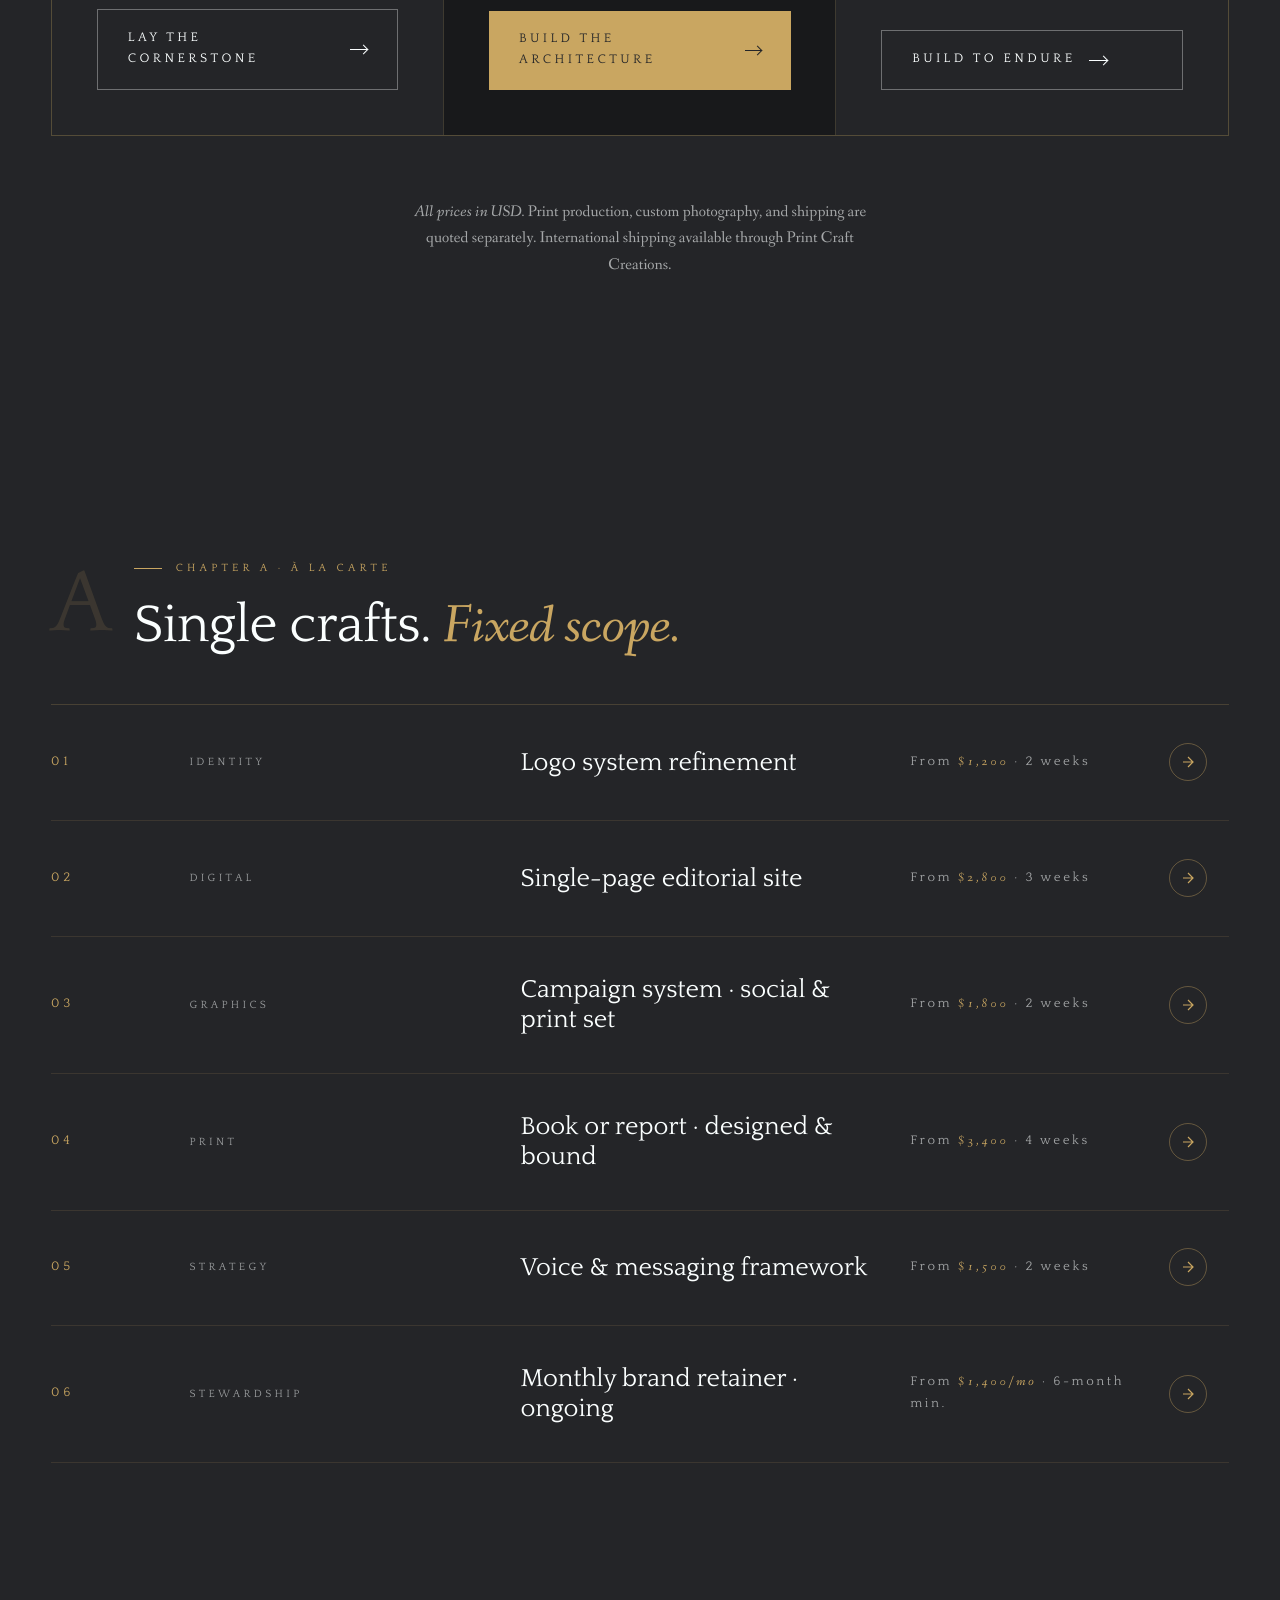
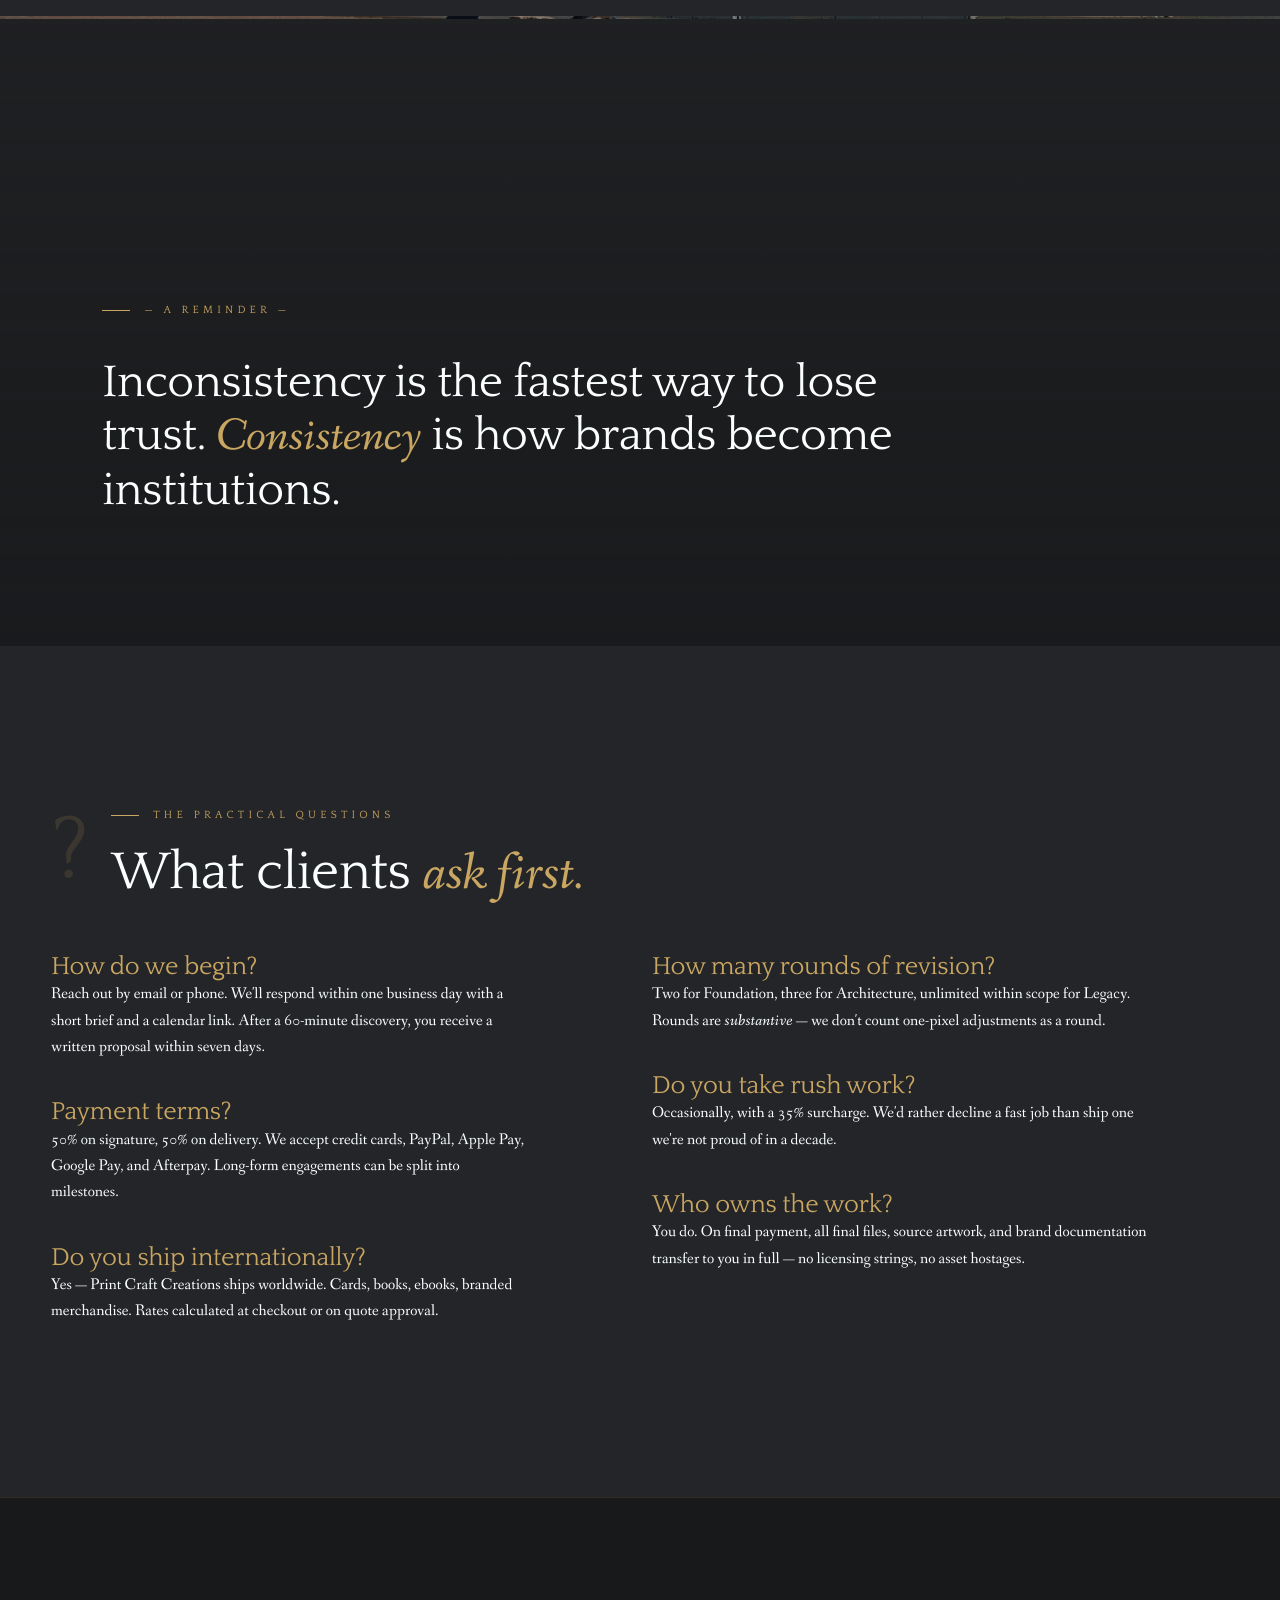
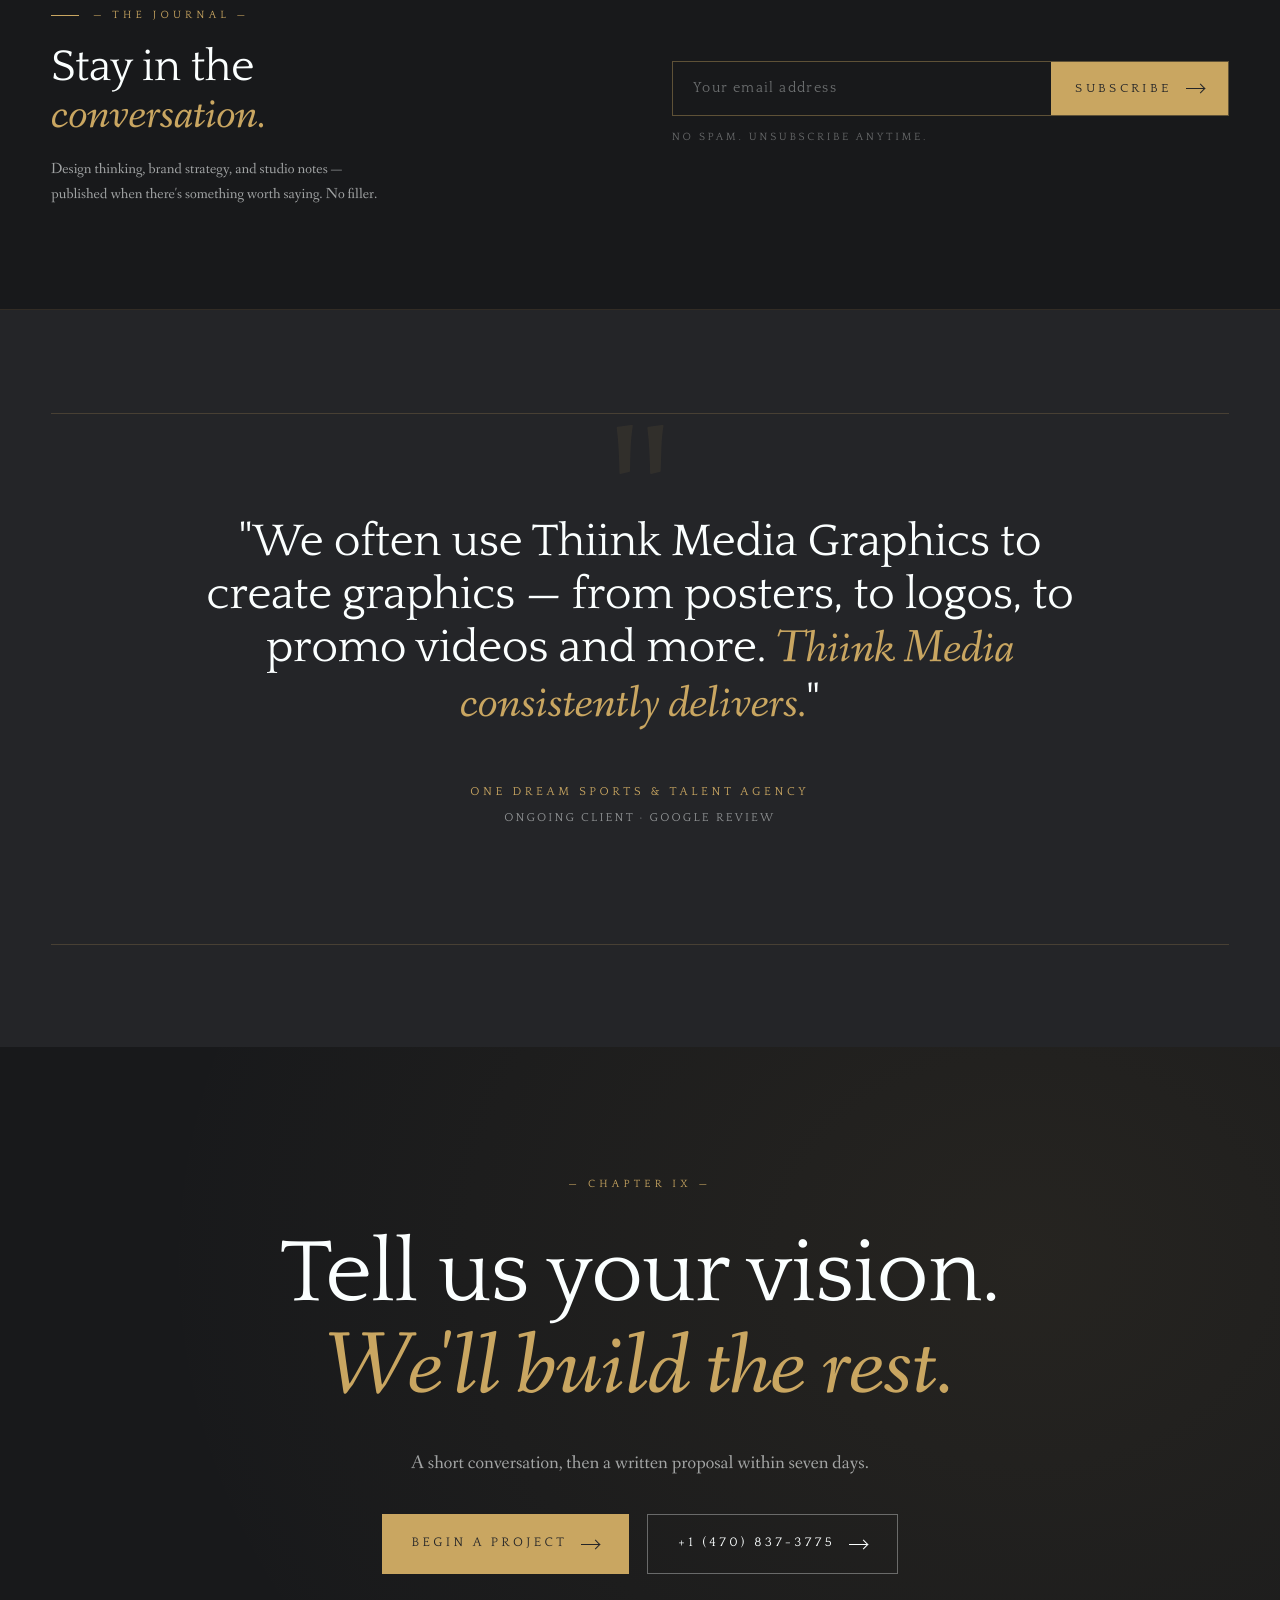
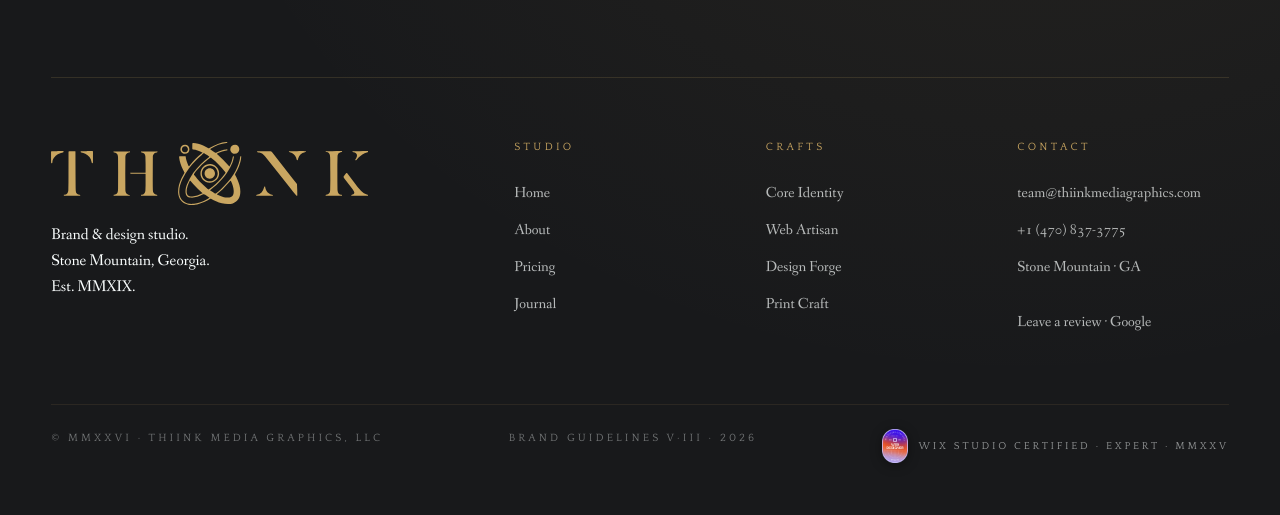
<file: pricing.html>
<!DOCTYPE html>
<html lang="en">
<head>
  <meta charset="UTF-8" />
  <meta name="viewport" content="width=device-width, initial-scale=1.0" />
  <title>Pricing — Thiink Media Graphics</title>
  <meta name="description" content="Three engagement levels. No corporate filler. Every package built to a ten-year benchmark." />

  <!-- Fix #7: Open Graph / Social sharing -->
  <meta property="og:type" content="website" />
  <meta property="og:url" content="https://www.thiinkmediagraphics.com/pricing" />
  <meta property="og:title" content="Pricing — Thiink Media Graphics" />
  <meta property="og:description" content="Three tiers. One standard. Brand architecture built to outlast the next five years." />
  <meta property="og:image" content="https://www.thiinkmediagraphics.com/assets/img/roman-arch.jpg" />
  <meta property="og:site_name" content="Thiink Media Graphics" />
  <meta name="twitter:card" content="summary_large_image" />
  <meta name="twitter:title" content="Pricing — Thiink Media Graphics" />
  <meta name="twitter:description" content="Three tiers. One standard. Brand architecture built to outlast the next five years." />
  <meta name="twitter:image" content="https://www.thiinkmediagraphics.com/assets/img/roman-arch.jpg" />

  <link rel="stylesheet" href="assets/brand.css" />
  <link rel="icon" href="assets/logos/mark-monogram.svg" type="image/svg+xml" />
</head>
<body data-screen-label="03 Pricing">

  <!-- ============ NAV ============ -->
  <nav class="site-nav">
    <a href="index.html" class="nav-mark">
      <span class="nav-mark__mono" data-logo="assets/logos/mark-monogram.svg"></span>
      <span class="nav-mark__word">
        Thiink Media Graphics
        <span class="small">V·III · 2026</span>
      </span>
    </a>
    <div class="nav-links">
      <a href="index.html">Studio</a>
      <a href="about.html">About</a>
      <div class="nav-drop">
        <span class="nav-drop__trigger">Services</span>
        <div class="nav-drop__menu">
          <a href="core-identity.html" class="nav-drop__item">
            <span class="nav-drop__num">01</span>
            <span class="nav-drop__label">
              <span class="nav-drop__name"><em>Core</em> Identity</span>
              <span class="nav-drop__sub">Marks · Type · Color · Voice</span>
            </span>
          </a>
          <a href="web-artisan.html" class="nav-drop__item">
            <span class="nav-drop__num">02</span>
            <span class="nav-drop__label">
              <span class="nav-drop__name"><em>Web</em> Artisan</span>
              <span class="nav-drop__sub">Editorial sites &amp; builds</span>
            </span>
          </a>
          <a href="design-forge.html" class="nav-drop__item">
            <span class="nav-drop__num">03</span>
            <span class="nav-drop__label">
              <span class="nav-drop__name"><em>Design</em> Forge</span>
              <span class="nav-drop__sub">Campaigns · Graphics · Decks</span>
            </span>
          </a>
          <a href="print-craft.html" class="nav-drop__item">
            <span class="nav-drop__num">04</span>
            <span class="nav-drop__label">
              <span class="nav-drop__name"><em>Print</em> Craft</span>
              <span class="nav-drop__sub">Production &amp; merchandise</span>
            </span>
          </a>
        </div>
      </div>
      <a href="portfolio.html">Portfolios</a>
      <a href="pricing.html" class="active">Pricing</a>
      <a href="news.html">Journal</a>
    </div>
    <a href="https://form.typeform.com/to/QtfADswh?typeform-source=www.thiinkmediagraphics.com" target="_blank" rel="noopener" class="nav-cta" data-magnetic="8">Begin</a>
    <button class="nav-toggle" aria-label="Menu"><span></span><span></span><span></span></button>
  </nav>

  <!-- ============ PAGE INTRO ============ -->
  <section class="page-intro">
    <div class="page-intro__bg" data-parallax="0.18"
         style="background-image: url('assets/img/roman-arch.jpg');"></div>
    <div class="wrap">
      <div class="page-intro__crumbs" data-reveal>
        <span>Thiink Media Graphics</span>
        <span class="sep">/</span>
        <span class="gold">Pricing</span>
        <span class="sep">·</span>
        <span>Three Engagements</span>
      </div>
      <h1 class="page-intro__title" data-reveal>
        <span class="line-mask"><span>Three ways</span></span>
        <span class="line-mask"><span><em>to begin.</em></span></span>
      </h1>
      <p class="page-intro__deck" data-reveal data-reveal-delay="3">
        We don't price by the hour. We price by the weight of the decision. Pick the engagement that matches the chapter your brand is in — every tier is built to the same ten-year benchmark.
      </p>
    </div>
  </section>

  <!-- ============ TIERS ============ -->
  <section class="section--tight">
    <div class="wrap">
      <div class="tier-grid" data-reveal="fade">

        <!-- TIER I -->
        <article class="tier">
          <div class="tier__roman">I · The Mark</div>
          <h2 class="tier__name"><em>Foundation</em></h2>
          <p class="tier__sub">For a new business setting its first cornerstone.</p>
          <div class="tier__price"><sup>$</sup>2.4k<sub>starting</sub></div>
          <ul class="tier__features">
            <li>Logo system &amp; primary lockup</li>
            <li>Typography &amp; color tokens</li>
            <li>One-page brand sheet</li>
            <li>Business card &amp; email signature</li>
            <li>2 rounds of refinement</li>
            <li>3–4 week timeline</li>
            <li class="muted">Website &amp; long-form deliverables</li>
            <li class="muted">Ongoing partnership</li>
          </ul>
          <a href="#contact" class="btn btn--ghost">Lay the cornerstone <span class="arrow"></span></a>
        </article>

        <!-- TIER II — FEATURED -->
        <article class="tier tier--featured">
          <div class="tier__roman">II · The Lockup</div>
          <h2 class="tier__name"><em>Architecture</em></h2>
          <p class="tier__sub">For a business ready to be remembered, trusted, returned to.</p>
          <div class="tier__price"><sup>$</sup>7.8k<sub>starting</sub></div>
          <ul class="tier__features">
            <li>Full identity system &amp; guidelines</li>
            <li>Editorial website · up to 8 pages</li>
            <li>Wix Headless or Studio build</li>
            <li>Voice &amp; messaging framework</li>
            <li>Launch campaign · 1 set</li>
            <li>Print Craft starter pack</li>
            <li>3 rounds of refinement</li>
            <li>6–9 week timeline</li>
          </ul>
          <a href="#contact" class="btn btn--gold">Build the architecture <span class="arrow"></span></a>
        </article>

        <!-- TIER III -->
        <article class="tier">
          <div class="tier__roman">III · The Edifice</div>
          <h2 class="tier__name"><em>Legacy</em></h2>
          <p class="tier__sub">For the brand that intends to outlast a decade.</p>
          <div class="tier__price"><sup>$</sup>18k<sub>+ retainer</sub></div>
          <ul class="tier__features">
            <li>Everything in Architecture</li>
            <li>Custom site · unlimited pages</li>
            <li>Editorial CMS · Wix Headless</li>
            <li>Brand book · printed &amp; bound</li>
            <li>Quarterly campaigns &amp; print runs</li>
            <li>Ongoing brand stewardship</li>
            <li>Unlimited refinements within scope</li>
            <li>10–14 week initial build</li>
          </ul>
          <a href="#contact" class="btn btn--ghost">Build to endure <span class="arrow"></span></a>
        </article>

      </div>

      <p class="muted center mt-l" style="margin-inline:auto;max-width:60ch;">
        <em class="serif-italic">All prices in USD.</em> Print production, custom photography, and shipping are quoted separately. International shipping available through Print Craft Creations.
      </p>
    </div>
  </section>

  <!-- ============ ADD-ONS ============ -->
  <section class="section">
    <div class="wrap">
      <div class="kicker-row" data-reveal>
        <span class="roman">A</span>
        <div>
          <span class="eyebrow">Chapter A · À la Carte</span>
          <h2 class="section-title mt-s">Single crafts. <em>Fixed scope.</em></h2>
        </div>
      </div>

      <div class="news-list">
        <div class="news-row" data-reveal>
          <span class="news-row__num">01</span>
          <span class="news-row__cat">Identity</span>
          <span class="news-row__title">Logo system refinement</span>
          <span class="news-row__date">From <em class="gold serif-italic">$1,200</em> · 2 weeks</span>
          <span class="news-row__arrow">
            <svg width="14" height="14" viewBox="0 0 14 14" fill="none"><path d="M2 7h10M7 2l5 5-5 5" stroke="currentColor" stroke-width="1.2"/></svg>
          </span>
        </div>
        <div class="news-row" data-reveal>
          <span class="news-row__num">02</span>
          <span class="news-row__cat">Digital</span>
          <span class="news-row__title">Single-page editorial site</span>
          <span class="news-row__date">From <em class="gold serif-italic">$2,800</em> · 3 weeks</span>
          <span class="news-row__arrow">
            <svg width="14" height="14" viewBox="0 0 14 14" fill="none"><path d="M2 7h10M7 2l5 5-5 5" stroke="currentColor" stroke-width="1.2"/></svg>
          </span>
        </div>
        <div class="news-row" data-reveal>
          <span class="news-row__num">03</span>
          <span class="news-row__cat">Graphics</span>
          <span class="news-row__title">Campaign system · social &amp; print set</span>
          <span class="news-row__date">From <em class="gold serif-italic">$1,800</em> · 2 weeks</span>
          <span class="news-row__arrow">
            <svg width="14" height="14" viewBox="0 0 14 14" fill="none"><path d="M2 7h10M7 2l5 5-5 5" stroke="currentColor" stroke-width="1.2"/></svg>
          </span>
        </div>
        <div class="news-row" data-reveal>
          <span class="news-row__num">04</span>
          <span class="news-row__cat">Print</span>
          <span class="news-row__title">Book or report · designed &amp; bound</span>
          <span class="news-row__date">From <em class="gold serif-italic">$3,400</em> · 4 weeks</span>
          <span class="news-row__arrow">
            <svg width="14" height="14" viewBox="0 0 14 14" fill="none"><path d="M2 7h10M7 2l5 5-5 5" stroke="currentColor" stroke-width="1.2"/></svg>
          </span>
        </div>
        <div class="news-row" data-reveal>
          <span class="news-row__num">05</span>
          <span class="news-row__cat">Strategy</span>
          <span class="news-row__title">Voice &amp; messaging framework</span>
          <span class="news-row__date">From <em class="gold serif-italic">$1,500</em> · 2 weeks</span>
          <span class="news-row__arrow">
            <svg width="14" height="14" viewBox="0 0 14 14" fill="none"><path d="M2 7h10M7 2l5 5-5 5" stroke="currentColor" stroke-width="1.2"/></svg>
          </span>
        </div>
        <div class="news-row" data-reveal>
          <span class="news-row__num">06</span>
          <span class="news-row__cat">Stewardship</span>
          <span class="news-row__title">Monthly brand retainer · ongoing</span>
          <span class="news-row__date">From <em class="gold serif-italic">$1,400/mo</em> · 6-month min.</span>
          <span class="news-row__arrow">
            <svg width="14" height="14" viewBox="0 0 14 14" fill="none"><path d="M2 7h10M7 2l5 5-5 5" stroke="currentColor" stroke-width="1.2"/></svg>
          </span>
        </div>
      </div>
    </div>
  </section>

  <!-- ============ FULL-BLEED CTA ============ -->
  <section class="full-bleed parallax">
    <div class="full-bleed__img" data-parallax="0.22"
         style="background-image: url('assets/img/colosseum.jpg');"></div>
    <div class="full-bleed__overlay"></div>
    <div class="full-bleed__caption wrap" data-reveal>
      <span class="eyebrow">— A Reminder —</span>
      <p class="pullquote mt-m" style="max-width: 28ch;">
        Inconsistency is the fastest way to lose trust. <em>Consistency</em> is how brands become institutions.
      </p>
    </div>
  </section>

  <!-- ============ FAQ ============ -->
  <section class="section">
    <div class="wrap">
      <div class="kicker-row" data-reveal>
        <span class="roman">?</span>
        <div>
          <span class="eyebrow">The Practical Questions</span>
          <h2 class="section-title mt-s">What clients <em>ask first.</em></h2>
        </div>
      </div>

      <div class="grid12">
        <div class="col-left" data-reveal>
          <h3 style="font-size: var(--fs-h3); color: var(--gold);">How do we begin?</h3>
          <p>Reach out by email or phone. We'll respond within one business day with a short brief and a calendar link. After a 60-minute discovery, you receive a written proposal within seven days.</p>

          <h3 style="font-size: var(--fs-h3); color: var(--gold); margin-top: 36px;">Payment terms?</h3>
          <p>50% on signature, 50% on delivery. We accept credit cards, PayPal, Apple Pay, Google Pay, and Afterpay. Long-form engagements can be split into milestones.</p>

          <h3 style="font-size: var(--fs-h3); color: var(--gold); margin-top: 36px;">Do you ship internationally?</h3>
          <p>Yes — Print Craft Creations ships worldwide. Cards, books, ebooks, branded merchandise. Rates calculated at checkout or on quote approval.</p>
        </div>
        <div class="col-right" data-reveal data-reveal-delay="2">
          <h3 style="font-size: var(--fs-h3); color: var(--gold);">How many rounds of revision?</h3>
          <p>Two for Foundation, three for Architecture, unlimited within scope for Legacy. Rounds are <em class="serif-italic">substantive</em> — we don't count one-pixel adjustments as a round.</p>

          <h3 style="font-size: var(--fs-h3); color: var(--gold); margin-top: 36px;">Do you take rush work?</h3>
          <p>Occasionally, with a 35% surcharge. We'd rather decline a fast job than ship one we're not proud of in a decade.</p>

          <h3 style="font-size: var(--fs-h3); color: var(--gold); margin-top: 36px;">Who owns the work?</h3>
          <p>You do. On final payment, all final files, source artwork, and brand documentation transfer to you in full — no licensing strings, no asset hostages.</p>
        </div>
      </div>
    </div>
  </section>

  <!-- ============ JOURNAL SUBSCRIBE (Fix #4) ============ -->
  <!-- Wire up the form action to your email service (Mailchimp, Kit, Beehiiv, etc.) -->
  <section class="section--tight" style="background: var(--shark-black-deep); border-top: 1px solid rgba(201,166,97,.14); border-bottom: 1px solid rgba(201,166,97,.14);">
    <div class="wrap">
      <div class="subscribe-grid" data-reveal>
        <div>
          <span class="eyebrow">— The Journal —</span>
          <h2 class="section-title mt-s" style="font-size: clamp(28px, 3.5vw, 48px);">Stay in the<br/><em>conversation.</em></h2>
          <p class="muted mt-s" style="font-size: 15px; max-width: 44ch; margin-bottom: 0;">
            Design thinking, brand strategy, and studio notes — published when there's something worth saying. No filler.
          </p>
        </div>
        <form class="subscribe-form" novalidate>
          <div class="subscribe-input-row">
            <input
              type="email"
              name="email"
              placeholder="Your email address"
              required
              autocomplete="email"
              class="subscribe-input"
            />
            <button type="submit" class="btn btn--gold">
              Subscribe <span class="arrow"></span>
            </button>
          </div>
          <p class="subscribe-note">No spam. Unsubscribe anytime.</p>
        </form>
      </div>
    </div>
  </section>

  <!-- ============ TESTIMONIAL ============ -->
  <section class="section--tight">
    <div class="wrap">
      <div class="testimonial" data-reveal="fade">
        <div class="testimonial__mark">"</div>
        <div class="testimonial__body">
          <p class="pullquote">
            "We often use Thiink Media Graphics to create graphics — from posters, to logos, to promo videos and more. <em>Thiink Media consistently delivers.</em>"
          </p>
          <p class="testimonial__cite">
            One Dream Sports &amp; Talent Agency
            <span>Ongoing Client · Google Review</span>
          </p>
        </div>
      </div>
    </div>
  </section>

  <!-- ============ FOOTER ============ -->
  <footer class="site-foot" id="contact">
    <div class="wrap">
      <div class="foot-cta" data-reveal>
        <span class="eyebrow plain center" style="justify-content:center;display:flex;">— Chapter IX —</span>
        <h2 class="mt-m">Tell us your vision.<br/><em>We'll build the rest.</em></h2>
        <p class="lede muted center" style="margin: 0 auto 36px;">
          A short conversation, then a written proposal within seven days.
        </p>
        <div class="hero__cta-row" style="justify-content:center;">
          <a href="https://form.typeform.com/to/QtfADswh?typeform-source=www.thiinkmediagraphics.com" target="_blank" rel="noopener" class="btn btn--gold" data-magnetic="12">Begin a Project <span class="arrow"></span></a>
          <a href="tel:+14708373775" class="btn btn--ghost">+1 (470) 837-3775 <span class="arrow"></span></a>
        </div>
      </div>

      <div class="foot-grid">
        <div class="foot-col">
          <span class="foot-logo" data-logo="assets/logos/wordmark-greek.svg"></span>
          <p>Brand &amp; design studio.<br/>Stone Mountain, Georgia.<br/>Est. MMXIX.</p>
        </div>
        <div class="foot-col">
          <h4>Studio</h4>
          <ul>
            <li><a href="index.html">Home</a></li>
            <li><a href="about.html">About</a></li>
            <li><a href="pricing.html">Pricing</a></li>
            <li><a href="news.html">Journal</a></li>
          </ul>
        </div>
        <div class="foot-col">
          <h4>Crafts</h4>
          <ul>
            <li><a href="core-identity.html">Core Identity</a></li>
            <li><a href="web-artisan.html">Web Artisan</a></li>
            <li><a href="design-forge.html">Design Forge</a></li>
            <li><a href="print-craft.html">Print Craft</a></li>
          </ul>
        </div>
        <div class="foot-col">
          <h4>Contact</h4>
          <ul>
            <li><a href="mailto:team@thiinkmediagraphics.com">team@thiinkmediagraphics.com</a></li>
            <li><a href="tel:+14708373775">+1 (470) 837-3775</a></li>
            <li>Stone Mountain · GA</li>
            <li class="mt-s"><a href="https://g.page/r/Cblzq7Mndxo8EAI/review" target="_blank" rel="noopener">Leave a review · Google</a></li>
          </ul>
        </div>
      </div>

      <div class="foot-base">
        <span>© MMXXVI · Thiink Media Graphics, LLC</span>
        <span>Brand Guidelines V·III · 2026</span>
        <a href="https://www.wix.com/studio/agencies" target="_blank" rel="noopener" class="foot-cert" aria-label="Wix Studio Certified Web Designer · Expert · 2025">
          <img src="assets/logos/wix-studio-certified.png" alt="" />
          <span>Wix Studio Certified · Expert · MMXXV</span>
        </a>
      </div>
    </div>
  </footer>

  <script src="assets/site.js"></script>
  <script>
  (function () {
    const form = document.querySelector('.subscribe-form');
    if (!form) return;
    form.addEventListener('submit', function (e) {
      e.preventDefault();
      const email = (form.querySelector('input[type="email"]').value || '').trim();
      if (!email) return;
      window.open(
        'https://form.typeform.com/to/QtfADswh?typeform-source=www.thiinkmediagraphics.com#email=' + encodeURIComponent(email),
        '_blank',
        'noopener'
      );
      form.innerHTML =
        '<p class="subscribe-form--done">' +
        '<span style="width:18px;height:1px;background:var(--gold);display:inline-block;flex-shrink:0;"></span>' +
        'You\'re on the list — thank you.' +
        '</p>';
    });
  })();
  </script>
</body>
</html>
</file>
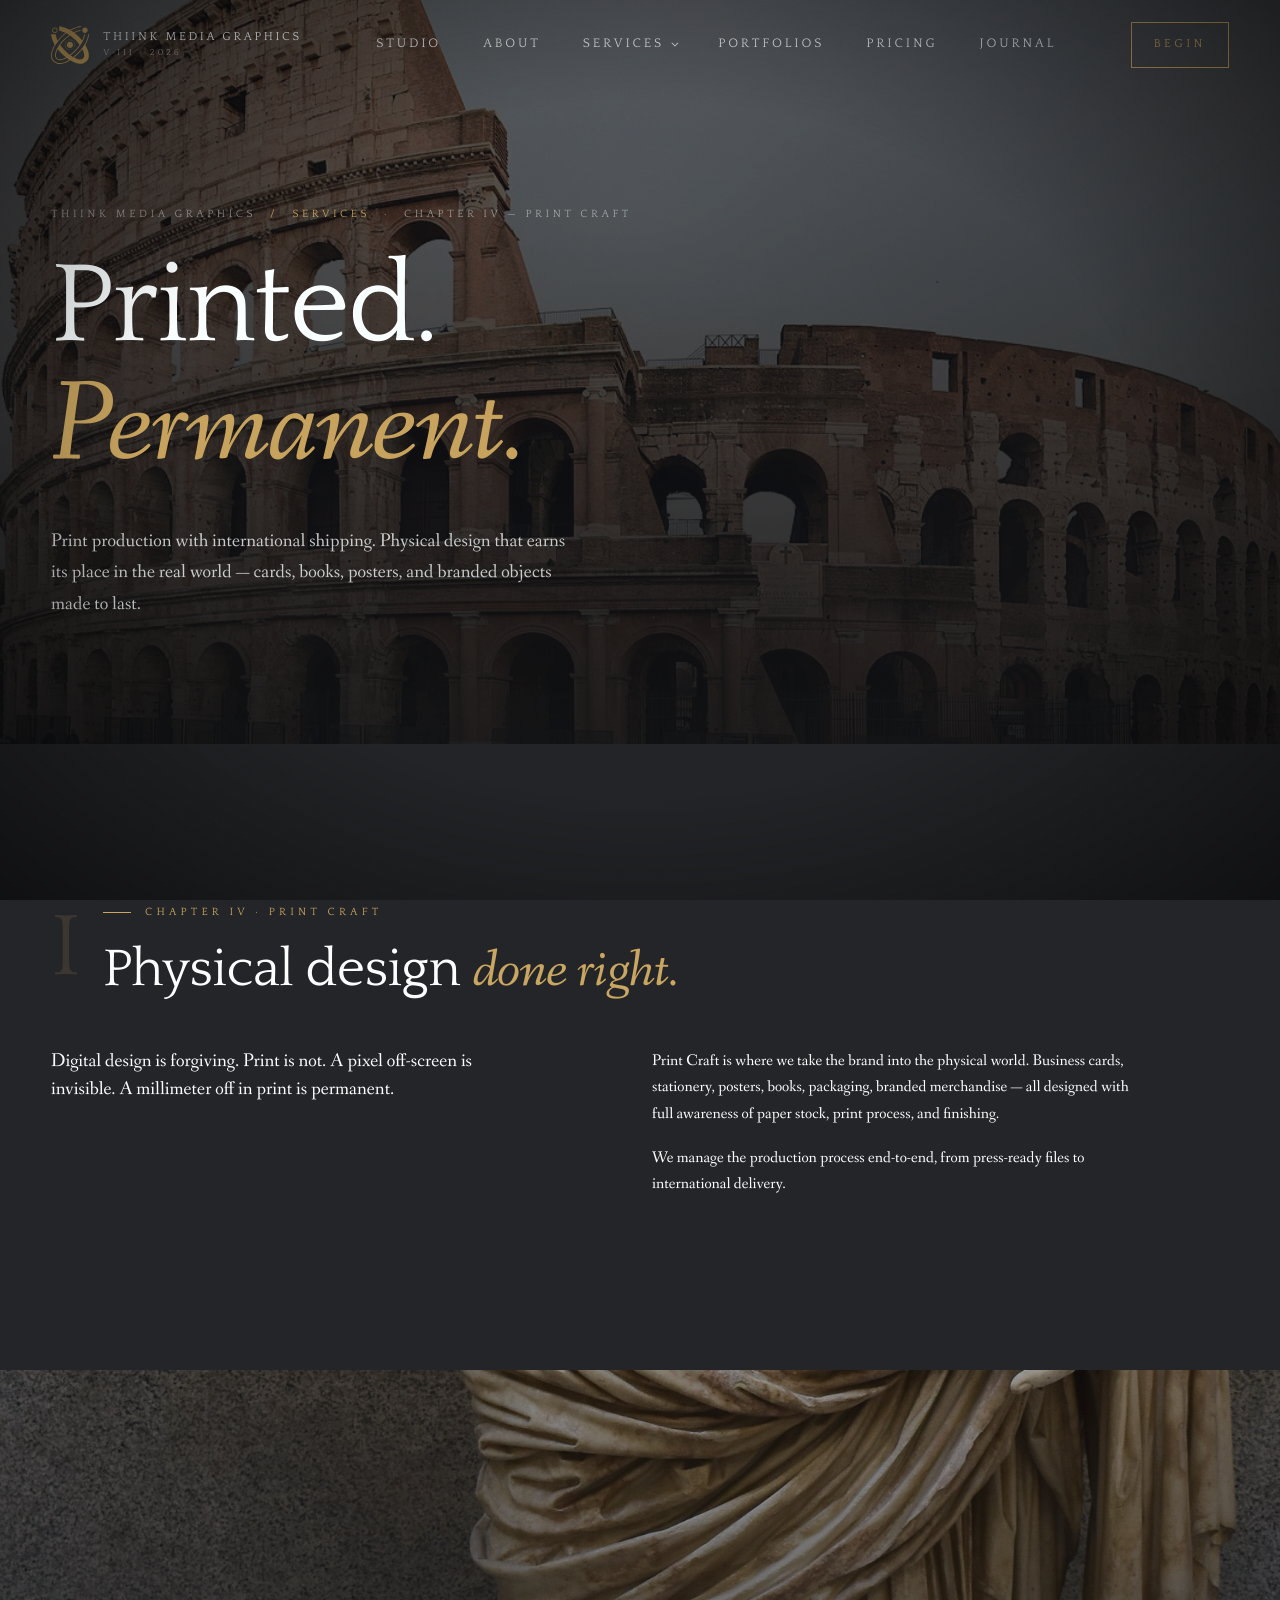
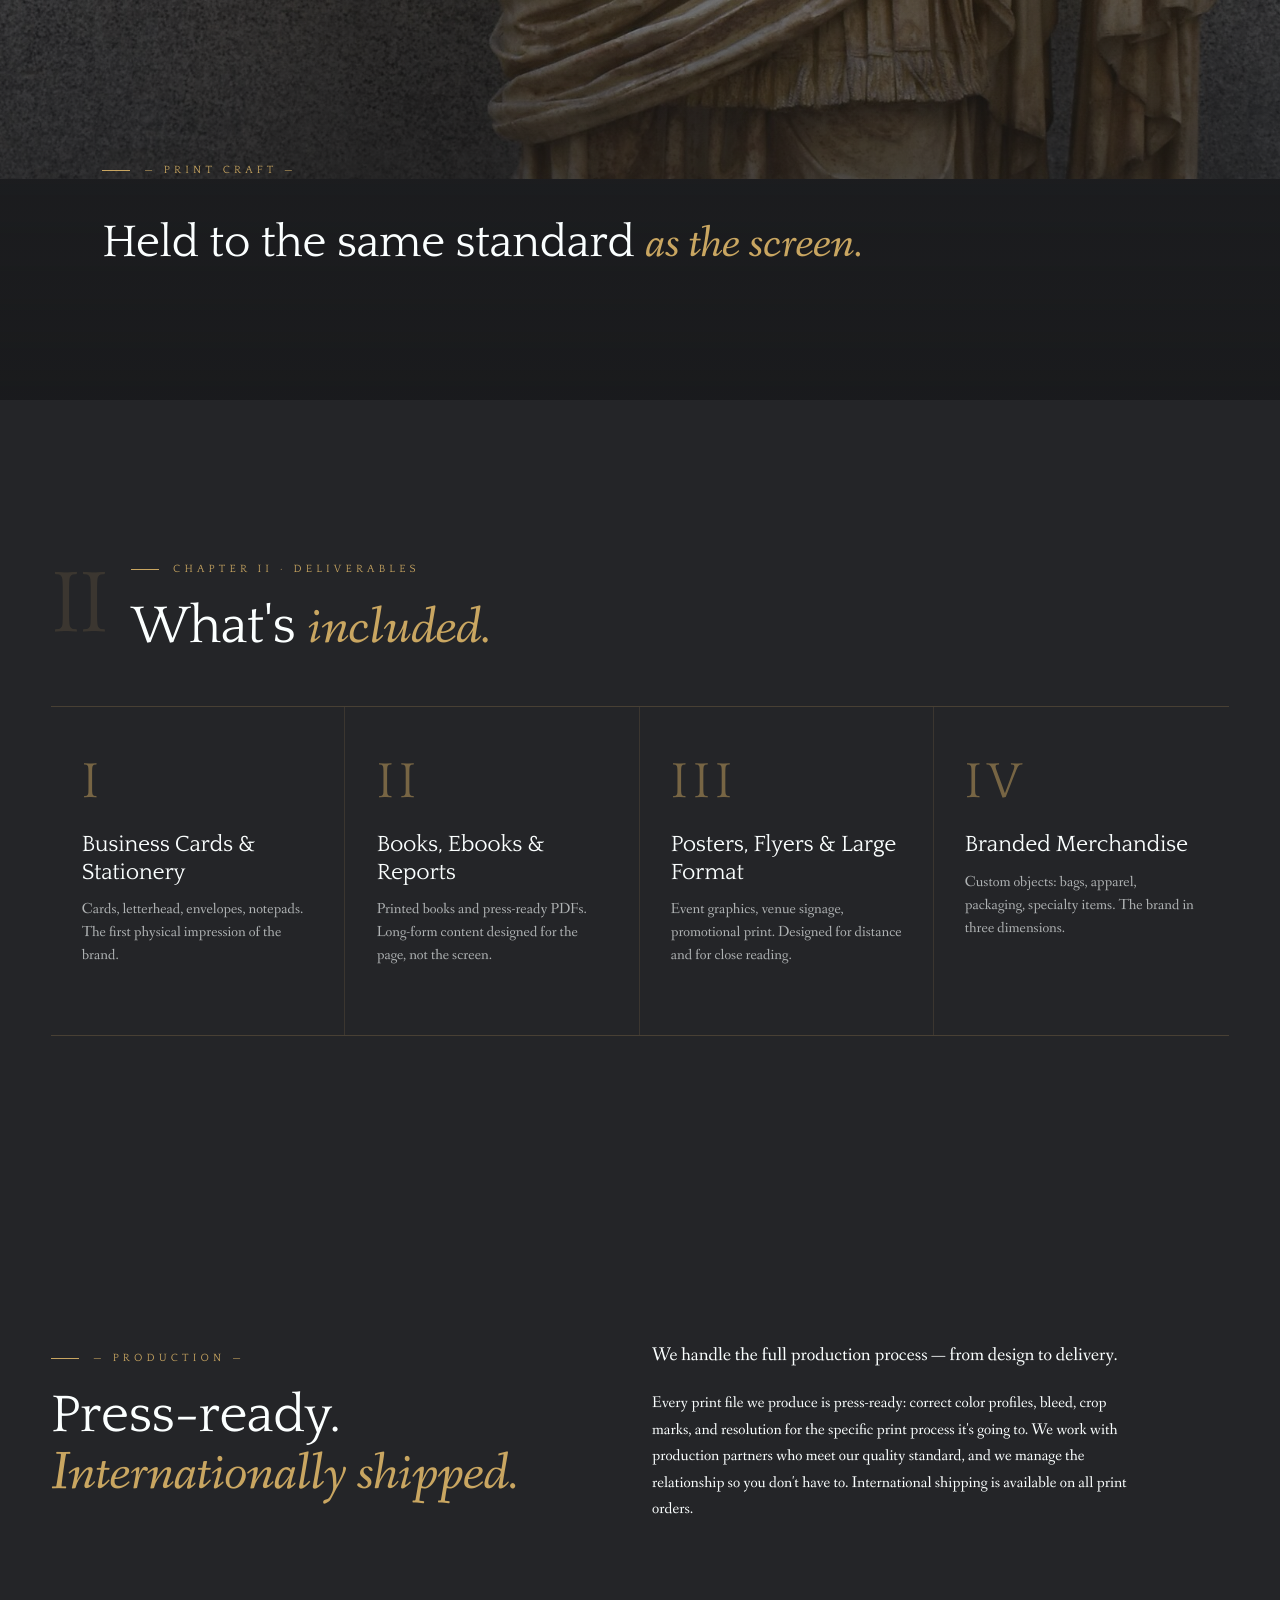
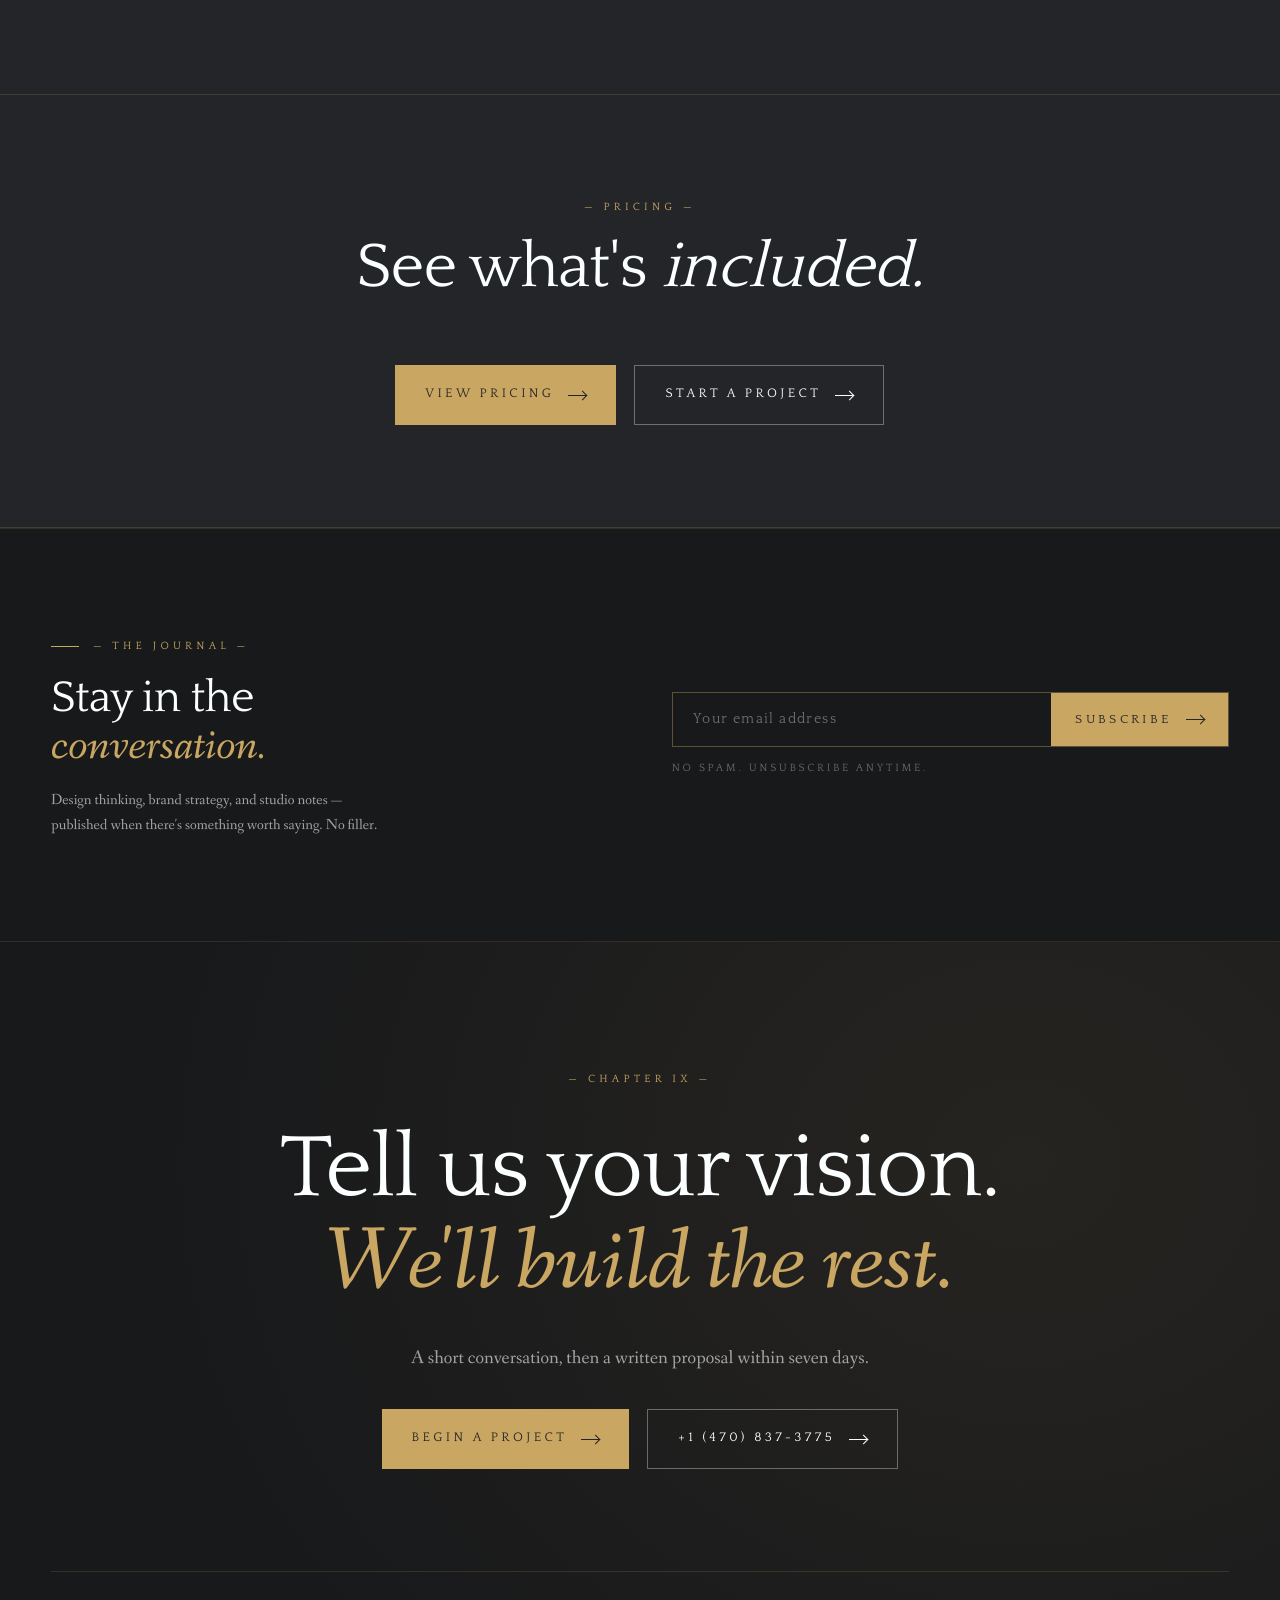
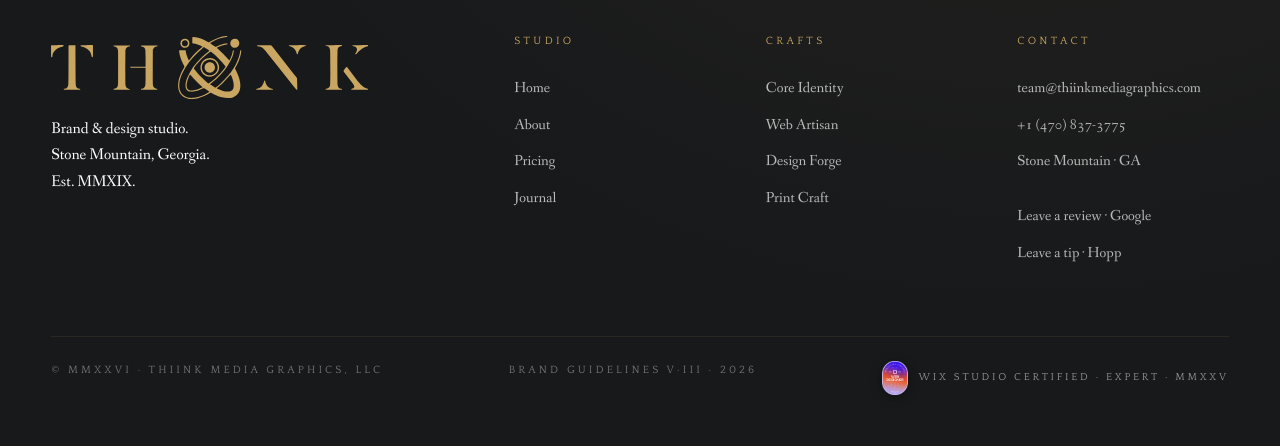
<file: print-craft.html>
<!DOCTYPE html>
<html lang="en">
<head>
  <meta charset="UTF-8" />
  <meta name="viewport" content="width=device-width, initial-scale=1.0" />
  <title>Print Craft — Thiink Media Graphics</title>
  <meta name="description" content="Print production with international shipping. Physical design that earns its place in the real world — cards, books, posters, and branded objects made to last." />

  <meta property="og:type" content="website" />
  <meta property="og:url" content="https://www.thiinkmediagraphics.com/print-craft.html" />
  <meta property="og:title" content="Print Craft — Thiink Media Graphics" />
  <meta property="og:description" content="Print production with international shipping. Physical design that earns its place in the real world — cards, books, posters, and branded objects made to last." />
  <meta property="og:image" content="https://www.thiinkmediagraphics.com/assets/img/colosseum.jpg" />
  <meta property="og:site_name" content="Thiink Media Graphics" />
  <meta name="twitter:card" content="summary_large_image" />
  <meta name="twitter:title" content="Print Craft — Thiink Media Graphics" />
  <meta name="twitter:description" content="Print production with international shipping. Physical design that earns its place in the real world — cards, books, posters, and branded objects made to last." />
  <meta name="twitter:image" content="https://www.thiinkmediagraphics.com/assets/img/colosseum.jpg" />

  <link rel="stylesheet" href="assets/brand.css" />
  <link rel="icon" href="assets/logos/mark-monogram.svg" type="image/svg+xml" />
</head>
<body data-screen-label="04 Print">

  <!-- ============ NAV ============ -->
  <nav class="site-nav">
    <a href="index.html" class="nav-mark">
      <span class="nav-mark__mono" data-logo="assets/logos/mark-monogram.svg"></span>
      <span class="nav-mark__word">
        Thiink Media Graphics
        <span class="small">V·III · 2026</span>
      </span>
    </a>
    <div class="nav-links">
      <a href="index.html">Studio</a>
      <a href="about.html">About</a>
      <div class="nav-drop">
        <span class="nav-drop__trigger">Services</span>
        <div class="nav-drop__menu">
          <a href="core-identity.html" class="nav-drop__item">
            <span class="nav-drop__num">01</span>
            <span class="nav-drop__label">
              <span class="nav-drop__name"><em>Core</em> Identity</span>
              <span class="nav-drop__sub">Marks · Type · Color · Voice</span>
            </span>
          </a>
          <a href="web-artisan.html" class="nav-drop__item">
            <span class="nav-drop__num">02</span>
            <span class="nav-drop__label">
              <span class="nav-drop__name"><em>Web</em> Artisan</span>
              <span class="nav-drop__sub">Editorial sites &amp; builds</span>
            </span>
          </a>
          <a href="design-forge.html" class="nav-drop__item">
            <span class="nav-drop__num">03</span>
            <span class="nav-drop__label">
              <span class="nav-drop__name"><em>Design</em> Forge</span>
              <span class="nav-drop__sub">Campaigns · Graphics · Decks</span>
            </span>
          </a>
          <a href="print-craft.html" class="nav-drop__item">
            <span class="nav-drop__num">04</span>
            <span class="nav-drop__label">
              <span class="nav-drop__name"><em>Print</em> Craft</span>
              <span class="nav-drop__sub">Production &amp; merchandise</span>
            </span>
          </a>
        </div>
      </div>
      <a href="portfolio.html">Portfolios</a>
      <a href="pricing.html">Pricing</a>
      <a href="news.html">Journal</a>
    </div>
    <a href="https://form.typeform.com/to/QtfADswh?typeform-source=www.thiinkmediagraphics.com" target="_blank" rel="noopener" class="nav-cta" data-magnetic="8">Begin</a>
    <button class="nav-toggle" aria-label="Menu"><span></span><span></span><span></span></button>
  </nav>

  <!-- ============ PAGE INTRO ============ -->
  <section class="page-intro">
    <div class="page-intro__bg" data-parallax="0.18"
         style="background-image: url('assets/img/colosseum.jpg'); background-position: center 35%;"></div>
    <div class="wrap">
      <div class="page-intro__crumbs" data-reveal>
        <span>Thiink Media Graphics</span>
        <span class="sep">/</span>
        <span class="gold">Services</span>
        <span class="sep">·</span>
        <span>Chapter IV — Print Craft</span>
      </div>
      <h1 class="page-intro__title" data-reveal>
        <span class="line-mask"><span>Printed.</span></span>
        <span class="line-mask"><span><em>Permanent.</em></span></span>
      </h1>
      <p class="page-intro__deck" data-reveal data-reveal-delay="3">
        Print production with international shipping. Physical design that earns its place in the real world — cards, books, posters, and branded objects made to last.
      </p>
    </div>
  </section>

  <!-- ============ I · WHAT IT IS ============ -->
  <section class="section">
    <div class="wrap">
      <div class="kicker-row" data-reveal>
        <span class="roman">I</span>
        <div>
          <span class="eyebrow">Chapter IV · Print Craft</span>
          <h2 class="section-title mt-s">Physical design <em>done right.</em></h2>
        </div>
      </div>

      <div class="grid12">
        <div class="col-left" data-reveal>
          <p class="lede">
            Digital design is forgiving. Print is not. A pixel off-screen is invisible. A millimeter off in print is permanent.
          </p>
        </div>
        <div class="col-right" data-reveal data-reveal-delay="2">
          <p>
            Print Craft is where we take the brand into the physical world. Business cards, stationery, posters, books, packaging, branded merchandise — all designed with full awareness of paper stock, print process, and finishing.
          </p>
          <p>
            We manage the production process end-to-end, from press-ready files to international delivery.
          </p>
        </div>
      </div>
    </div>
  </section>

  <!-- ============ FULL-BLEED IMAGE ============ -->
  <section class="full-bleed parallax">
    <div class="full-bleed__img" data-parallax="0.22"
         style="background-image: url('assets/img/augustus.jpg');"></div>
    <div class="full-bleed__overlay"></div>
    <div class="full-bleed__caption wrap" data-reveal>
      <span class="eyebrow">— Print Craft —</span>
      <p class="pullquote mt-m" style="max-width: 28ch;">Held to the same standard <em>as the screen.</em></p>
    </div>
  </section>

  <!-- ============ II · DELIVERABLES ============ -->
  <section class="section">
    <div class="wrap">
      <div class="kicker-row" data-reveal>
        <span class="roman">II</span>
        <div>
          <span class="eyebrow">Chapter II · Deliverables</span>
          <h2 class="section-title mt-s">What's <em>included.</em></h2>
        </div>
      </div>

      <div class="process">
        <div class="process__step" data-reveal>
          <div class="process__num">I</div>
          <h3 class="process__title">Business Cards &amp; Stationery</h3>
          <p class="process__body">Cards, letterhead, envelopes, notepads. The first physical impression of the brand.</p>
        </div>
        <div class="process__step" data-reveal data-reveal-delay="1">
          <div class="process__num">II</div>
          <h3 class="process__title">Books, Ebooks &amp; Reports</h3>
          <p class="process__body">Printed books and press-ready PDFs. Long-form content designed for the page, not the screen.</p>
        </div>
        <div class="process__step" data-reveal data-reveal-delay="2">
          <div class="process__num">III</div>
          <h3 class="process__title">Posters, Flyers &amp; Large Format</h3>
          <p class="process__body">Event graphics, venue signage, promotional print. Designed for distance and for close reading.</p>
        </div>
        <div class="process__step" data-reveal data-reveal-delay="3">
          <div class="process__num">IV</div>
          <h3 class="process__title">Branded Merchandise</h3>
          <p class="process__body">Custom objects: bags, apparel, packaging, specialty items. The brand in three dimensions.</p>
        </div>
      </div>
    </div>
  </section>

  <!-- ============ III · PRODUCTION ============ -->
  <section class="section">
    <div class="wrap">
      <div class="grid12">
        <div class="col-left" data-reveal>
          <span class="eyebrow">— Production —</span>
          <h2 class="section-title mt-s">Press-ready. <em>Internationally shipped.</em></h2>
        </div>
        <div class="col-right" data-reveal data-reveal-delay="2">
          <p class="lede">
            We handle the full production process — from design to delivery.
          </p>
          <p>
            Every print file we produce is press-ready: correct color profiles, bleed, crop marks, and resolution for the specific print process it's going to. We work with production partners who meet our quality standard, and we manage the relationship so you don't have to. International shipping is available on all print orders.
          </p>
        </div>
      </div>
    </div>
  </section>

  <!-- ============ CTA BAND ============ -->
  <section class="section--tight" style="border-top: 1px solid rgba(201,166,97,.18); border-bottom: 1px solid rgba(201,166,97,.18); text-align: center;">
    <div class="wrap">
      <div data-reveal>
        <span class="eyebrow plain" style="justify-content:center;display:flex;">— Pricing —</span>
        <h2 class="mt-s" style="font-size: clamp(36px, 5vw, 72px);">See what's <em>included.</em></h2>
        <div class="hero__cta-row mt-l" style="justify-content:center;">
          <a href="pricing.html" class="btn btn--gold" data-magnetic="10">View pricing <span class="arrow"></span></a>
          <a href="https://form.typeform.com/to/QtfADswh?typeform-source=www.thiinkmediagraphics.com" target="_blank" rel="noopener" class="btn btn--ghost" data-magnetic="10">Start a project <span class="arrow"></span></a>
        </div>
      </div>
    </div>
  </section>

  <!-- ============ JOURNAL SUBSCRIBE ============ -->
  <section class="section--tight" style="background: var(--shark-black-deep); border-top: 1px solid rgba(201,166,97,.14); border-bottom: 1px solid rgba(201,166,97,.14);">
    <div class="wrap">
      <div class="subscribe-grid" data-reveal>
        <div>
          <span class="eyebrow">— The Journal —</span>
          <h2 class="section-title mt-s" style="font-size: clamp(28px, 3.5vw, 48px);">Stay in the<br/><em>conversation.</em></h2>
          <p class="muted mt-s" style="font-size: 15px; max-width: 44ch; margin-bottom: 0;">
            Design thinking, brand strategy, and studio notes — published when there's something worth saying. No filler.
          </p>
        </div>
        <form class="subscribe-form" novalidate>
          <div class="subscribe-input-row">
            <input
              type="email"
              name="email"
              placeholder="Your email address"
              required
              autocomplete="email"
              class="subscribe-input"
            />
            <button type="submit" class="btn btn--gold">
              Subscribe <span class="arrow"></span>
            </button>
          </div>
          <p class="subscribe-note">No spam. Unsubscribe anytime.</p>
        </form>
      </div>
    </div>
  </section>

  <!-- ============ FOOTER ============ -->
  <footer class="site-foot" id="contact">
    <div class="wrap">
      <div class="foot-cta" data-reveal>
        <span class="eyebrow plain center" style="justify-content:center;display:flex;">— Chapter IX —</span>
        <h2 class="mt-m">Tell us your vision.<br/><em>We'll build the rest.</em></h2>
        <p class="lede muted center" style="margin: 0 auto 36px;">
          A short conversation, then a written proposal within seven days.
        </p>
        <div class="hero__cta-row" style="justify-content:center;">
          <a href="https://form.typeform.com/to/QtfADswh?typeform-source=www.thiinkmediagraphics.com" target="_blank" rel="noopener" class="btn btn--gold" data-magnetic="12">Begin a Project <span class="arrow"></span></a>
          <a href="tel:+14708373775" class="btn btn--ghost">+1 (470) 837-3775 <span class="arrow"></span></a>
        </div>
      </div>

      <div class="foot-grid">
        <div class="foot-col">
          <span class="foot-logo" data-logo="assets/logos/wordmark-greek.svg"></span>
          <p>Brand &amp; design studio.<br/>Stone Mountain, Georgia.<br/>Est. MMXIX.</p>
        </div>
        <div class="foot-col">
          <h4>Studio</h4>
          <ul>
            <li><a href="index.html">Home</a></li>
            <li><a href="about.html">About</a></li>
            <li><a href="pricing.html">Pricing</a></li>
            <li><a href="news.html">Journal</a></li>
          </ul>
        </div>
        <div class="foot-col">
          <h4>Crafts</h4>
          <ul>
            <li><a href="core-identity.html">Core Identity</a></li>
            <li><a href="web-artisan.html">Web Artisan</a></li>
            <li><a href="design-forge.html">Design Forge</a></li>
            <li><a href="print-craft.html">Print Craft</a></li>
          </ul>
        </div>
        <div class="foot-col">
          <h4>Contact</h4>
          <ul>
            <li><a href="mailto:team@thiinkmediagraphics.com">team@thiinkmediagraphics.com</a></li>
            <li><a href="tel:+14708373775">+1 (470) 837-3775</a></li>
            <li>Stone Mountain · GA</li>
            <li class="mt-s"><a href="https://g.page/r/Cblzq7Mndxo8EAI/review" target="_blank" rel="noopener">Leave a review · Google</a></li>
            <li><a href="https://www.hopp.bio/thiinkmg" target="_blank" rel="noopener">Leave a tip · Hopp</a></li>
          </ul>
        </div>
      </div>

      <div class="foot-base">
        <span>© MMXXVI · Thiink Media Graphics, LLC</span>
        <span>Brand Guidelines V·III · 2026</span>
        <a href="https://www.wix.com/studio/agencies" target="_blank" rel="noopener" class="foot-cert" aria-label="Wix Studio Certified Web Designer · Expert · 2025">
          <img src="assets/logos/wix-studio-certified.png" alt="" />
          <span>Wix Studio Certified · Expert · MMXXV</span>
        </a>
      </div>
    </div>
  </footer>

  <script src="assets/site.js"></script>
  <script>
  (function () {
    const form = document.querySelector('.subscribe-form');
    if (!form) return;
    form.addEventListener('submit', function (e) {
      e.preventDefault();
      const email = (form.querySelector('input[type="email"]').value || '').trim();
      if (!email) return;
      window.open(
        'https://form.typeform.com/to/QtfADswh?typeform-source=www.thiinkmediagraphics.com#email=' + encodeURIComponent(email),
        '_blank',
        'noopener'
      );
      form.innerHTML =
        '<p class="subscribe-form--done">' +
        '<span style="width:18px;height:1px;background:var(--gold);display:inline-block;flex-shrink:0;"></span>' +
        'You\'re on the list — thank you.' +
        '</p>';
    });
  })();
  </script>
</body>
</html>
</file>
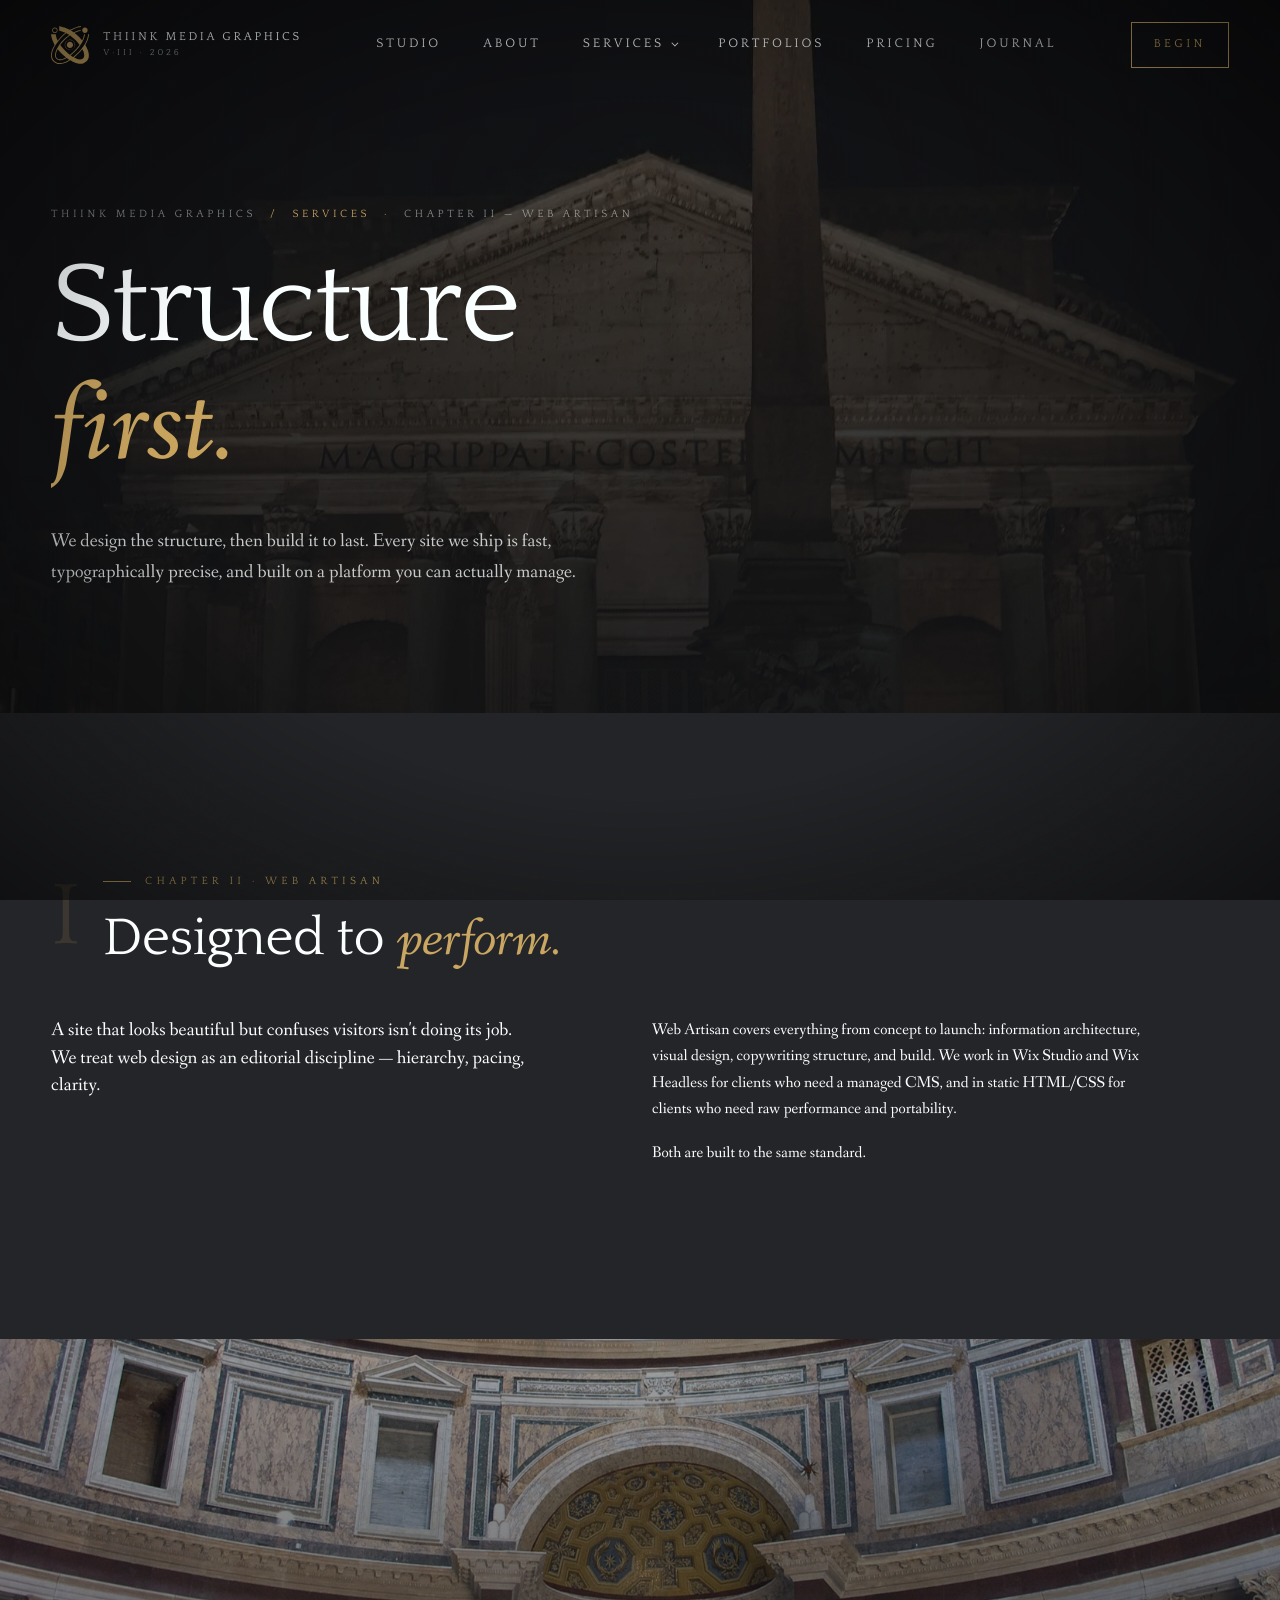
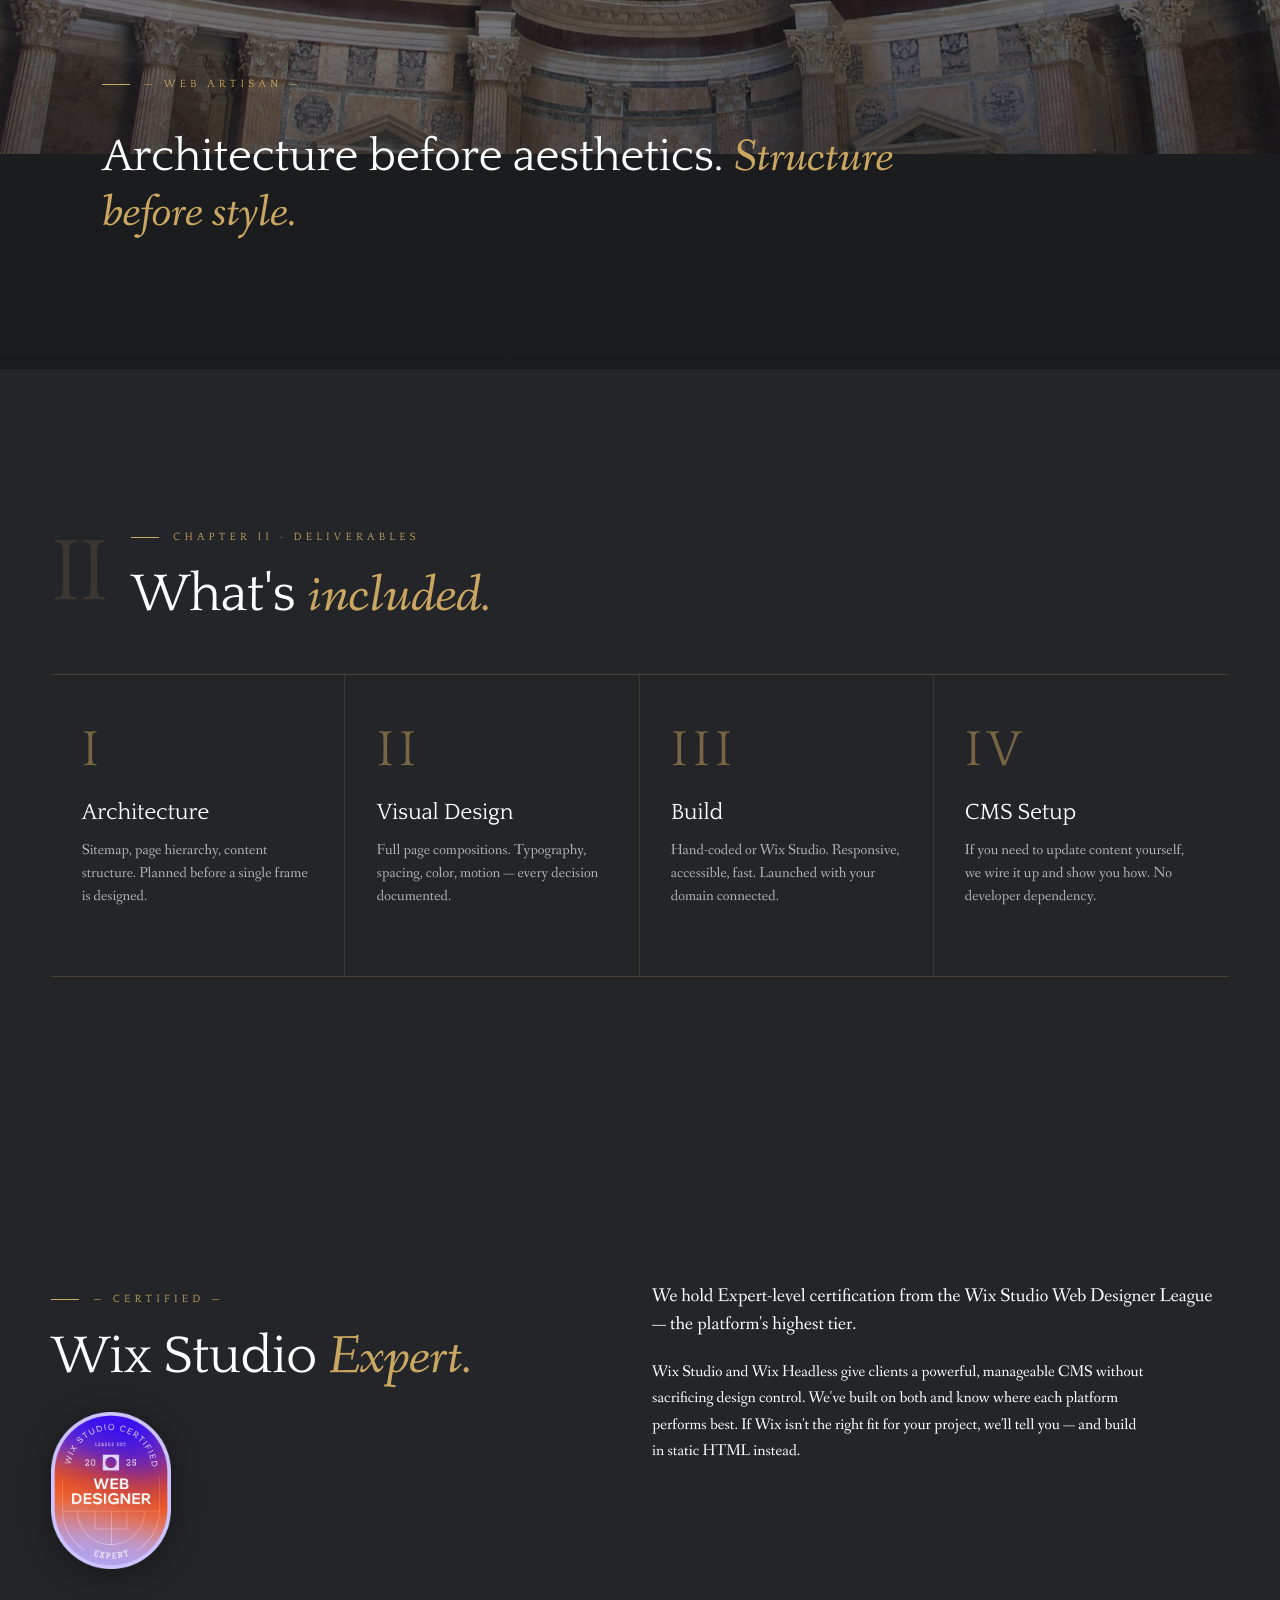
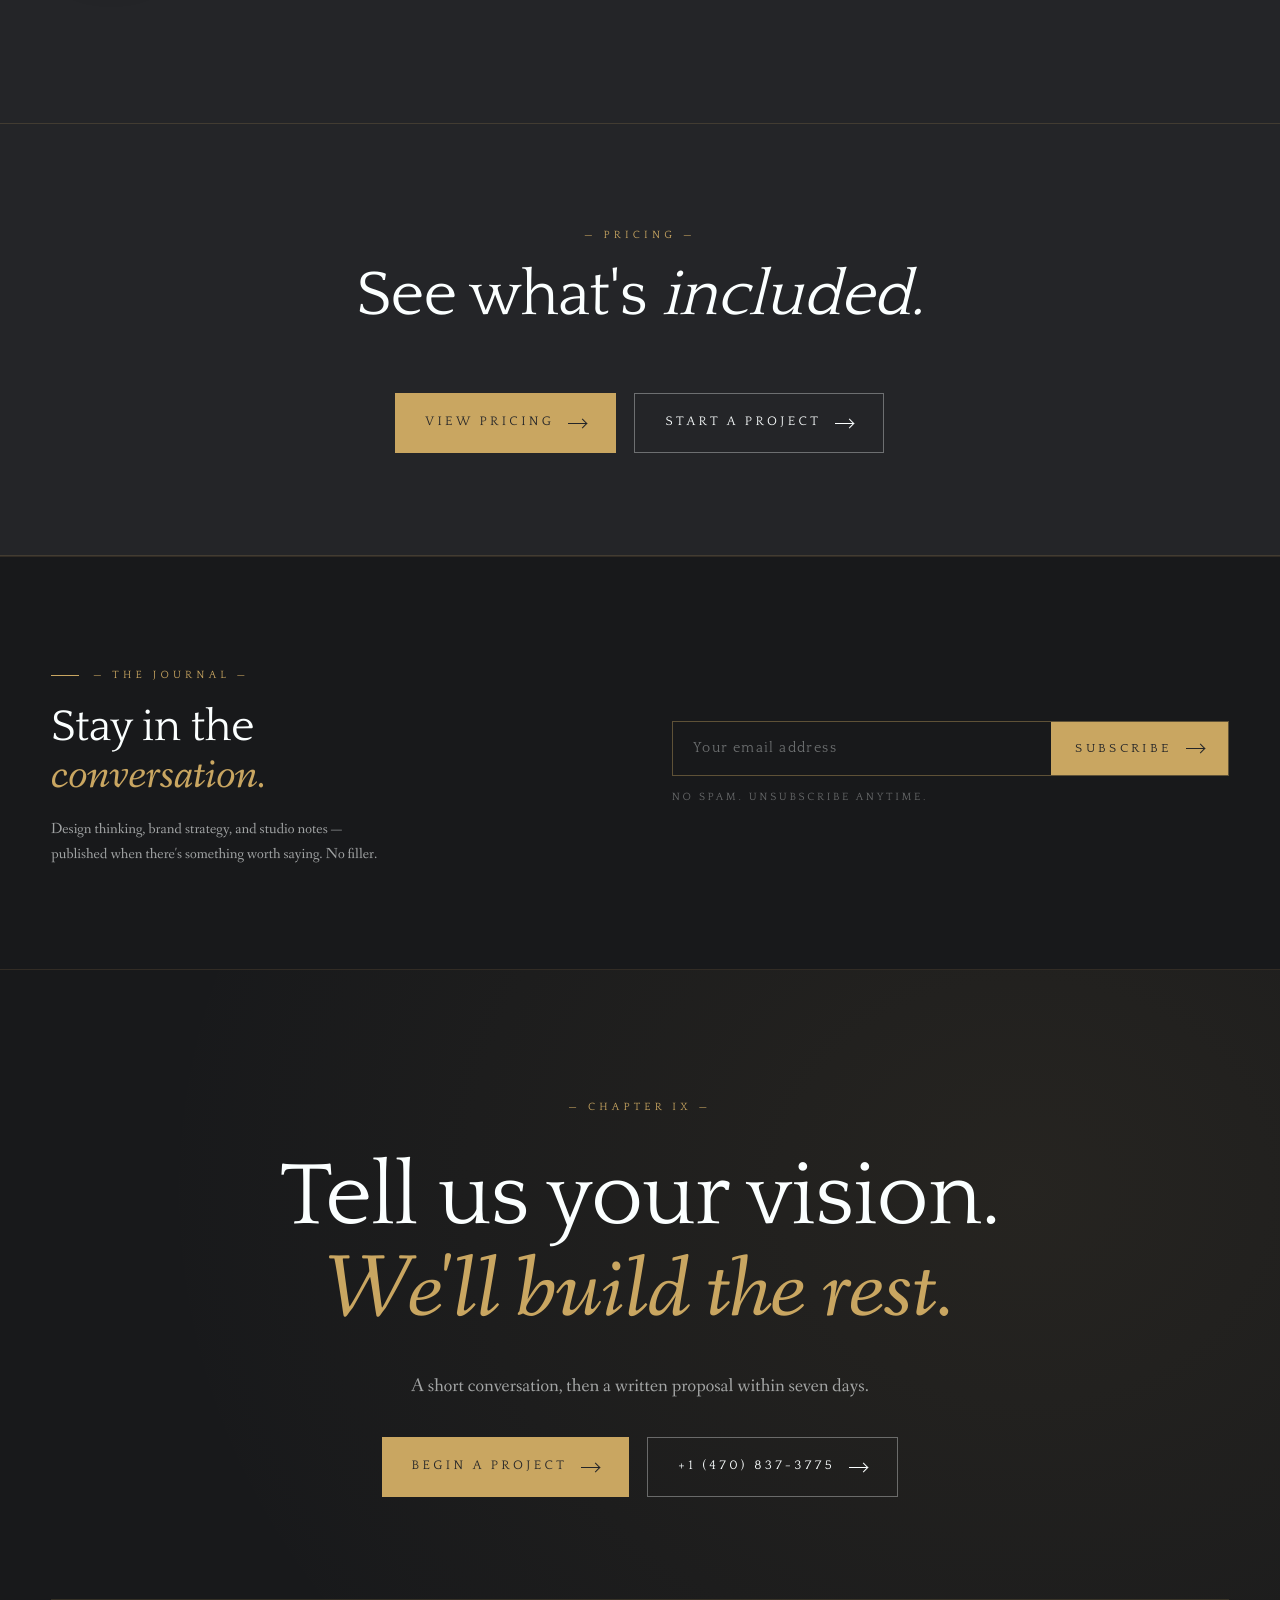
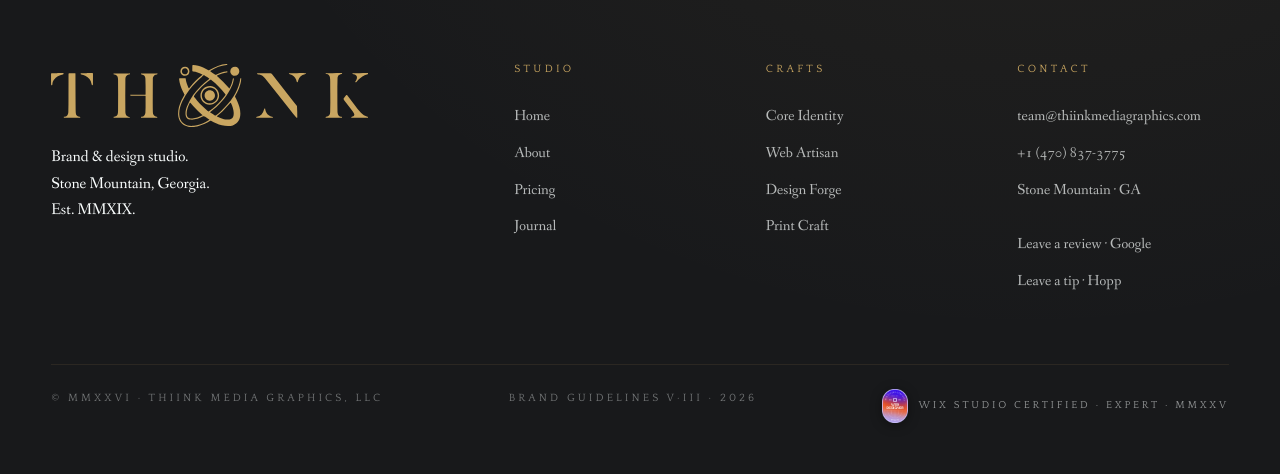
<file: web-artisan.html>
<!DOCTYPE html>
<html lang="en">
<head>
  <meta charset="UTF-8" />
  <meta name="viewport" content="width=device-width, initial-scale=1.0" />
  <title>Web Artisan — Thiink Media Graphics</title>
  <meta name="description" content="We design the structure, then build it to last. Every site we ship is fast, typographically precise, and built on a platform you can actually manage." />

  <meta property="og:type" content="website" />
  <meta property="og:url" content="https://www.thiinkmediagraphics.com/web-artisan.html" />
  <meta property="og:title" content="Web Artisan — Thiink Media Graphics" />
  <meta property="og:description" content="We design the structure, then build it to last. Every site we ship is fast, typographically precise, and built on a platform you can actually manage." />
  <meta property="og:image" content="https://www.thiinkmediagraphics.com/assets/img/pantheon-oculus.jpg" />
  <meta property="og:site_name" content="Thiink Media Graphics" />
  <meta name="twitter:card" content="summary_large_image" />
  <meta name="twitter:title" content="Web Artisan — Thiink Media Graphics" />
  <meta name="twitter:description" content="We design the structure, then build it to last. Every site we ship is fast, typographically precise, and built on a platform you can actually manage." />
  <meta name="twitter:image" content="https://www.thiinkmediagraphics.com/assets/img/pantheon-oculus.jpg" />

  <link rel="stylesheet" href="assets/brand.css" />
  <link rel="icon" href="assets/logos/mark-monogram.svg" type="image/svg+xml" />
</head>
<body data-screen-label="02 Digital">

  <!-- ============ NAV ============ -->
  <nav class="site-nav">
    <a href="index.html" class="nav-mark">
      <span class="nav-mark__mono" data-logo="assets/logos/mark-monogram.svg"></span>
      <span class="nav-mark__word">
        Thiink Media Graphics
        <span class="small">V·III · 2026</span>
      </span>
    </a>
    <div class="nav-links">
      <a href="index.html">Studio</a>
      <a href="about.html">About</a>
      <div class="nav-drop">
        <span class="nav-drop__trigger">Services</span>
        <div class="nav-drop__menu">
          <a href="core-identity.html" class="nav-drop__item">
            <span class="nav-drop__num">01</span>
            <span class="nav-drop__label">
              <span class="nav-drop__name"><em>Core</em> Identity</span>
              <span class="nav-drop__sub">Marks · Type · Color · Voice</span>
            </span>
          </a>
          <a href="web-artisan.html" class="nav-drop__item">
            <span class="nav-drop__num">02</span>
            <span class="nav-drop__label">
              <span class="nav-drop__name"><em>Web</em> Artisan</span>
              <span class="nav-drop__sub">Editorial sites &amp; builds</span>
            </span>
          </a>
          <a href="design-forge.html" class="nav-drop__item">
            <span class="nav-drop__num">03</span>
            <span class="nav-drop__label">
              <span class="nav-drop__name"><em>Design</em> Forge</span>
              <span class="nav-drop__sub">Campaigns · Graphics · Decks</span>
            </span>
          </a>
          <a href="print-craft.html" class="nav-drop__item">
            <span class="nav-drop__num">04</span>
            <span class="nav-drop__label">
              <span class="nav-drop__name"><em>Print</em> Craft</span>
              <span class="nav-drop__sub">Production &amp; merchandise</span>
            </span>
          </a>
        </div>
      </div>
      <a href="portfolio.html">Portfolios</a>
      <a href="pricing.html">Pricing</a>
      <a href="news.html">Journal</a>
    </div>
    <a href="https://form.typeform.com/to/QtfADswh?typeform-source=www.thiinkmediagraphics.com" target="_blank" rel="noopener" class="nav-cta" data-magnetic="8">Begin</a>
    <button class="nav-toggle" aria-label="Menu"><span></span><span></span><span></span></button>
  </nav>

  <!-- ============ PAGE INTRO ============ -->
  <section class="page-intro">
    <div class="page-intro__bg" data-parallax="0.18"
         style="background-image: url('assets/img/pantheon-oculus.jpg'); background-position: center 40%;"></div>
    <div class="wrap">
      <div class="page-intro__crumbs" data-reveal>
        <span>Thiink Media Graphics</span>
        <span class="sep">/</span>
        <span class="gold">Services</span>
        <span class="sep">·</span>
        <span>Chapter II — Web Artisan</span>
      </div>
      <h1 class="page-intro__title" data-reveal>
        <span class="line-mask"><span>Structure</span></span>
        <span class="line-mask"><span><em>first.</em></span></span>
      </h1>
      <p class="page-intro__deck" data-reveal data-reveal-delay="3">
        We design the structure, then build it to last. Every site we ship is fast, typographically precise, and built on a platform you can actually manage.
      </p>
    </div>
  </section>

  <!-- ============ I · WHAT IT IS ============ -->
  <section class="section">
    <div class="wrap">
      <div class="kicker-row" data-reveal>
        <span class="roman">I</span>
        <div>
          <span class="eyebrow">Chapter II · Web Artisan</span>
          <h2 class="section-title mt-s">Designed to <em>perform.</em></h2>
        </div>
      </div>

      <div class="grid12">
        <div class="col-left" data-reveal>
          <p class="lede">
            A site that looks beautiful but confuses visitors isn't doing its job. We treat web design as an editorial discipline — hierarchy, pacing, clarity.
          </p>
        </div>
        <div class="col-right" data-reveal data-reveal-delay="2">
          <p>
            Web Artisan covers everything from concept to launch: information architecture, visual design, copywriting structure, and build. We work in Wix Studio and Wix Headless for clients who need a managed CMS, and in static HTML/CSS for clients who need raw performance and portability.
          </p>
          <p>
            Both are built to the same standard.
          </p>
        </div>
      </div>
    </div>
  </section>

  <!-- ============ FULL-BLEED IMAGE ============ -->
  <section class="full-bleed parallax">
    <div class="full-bleed__img" data-parallax="0.22"
         style="background-image: url('assets/img/pantheon.jpg');"></div>
    <div class="full-bleed__overlay"></div>
    <div class="full-bleed__caption wrap" data-reveal>
      <span class="eyebrow">— Web Artisan —</span>
      <p class="pullquote mt-m" style="max-width: 28ch;">Architecture before aesthetics. <em>Structure before style.</em></p>
    </div>
  </section>

  <!-- ============ II · DELIVERABLES ============ -->
  <section class="section">
    <div class="wrap">
      <div class="kicker-row" data-reveal>
        <span class="roman">II</span>
        <div>
          <span class="eyebrow">Chapter II · Deliverables</span>
          <h2 class="section-title mt-s">What's <em>included.</em></h2>
        </div>
      </div>

      <div class="process">
        <div class="process__step" data-reveal>
          <div class="process__num">I</div>
          <h3 class="process__title">Architecture</h3>
          <p class="process__body">Sitemap, page hierarchy, content structure. Planned before a single frame is designed.</p>
        </div>
        <div class="process__step" data-reveal data-reveal-delay="1">
          <div class="process__num">II</div>
          <h3 class="process__title">Visual Design</h3>
          <p class="process__body">Full page compositions. Typography, spacing, color, motion — every decision documented.</p>
        </div>
        <div class="process__step" data-reveal data-reveal-delay="2">
          <div class="process__num">III</div>
          <h3 class="process__title">Build</h3>
          <p class="process__body">Hand-coded or Wix Studio. Responsive, accessible, fast. Launched with your domain connected.</p>
        </div>
        <div class="process__step" data-reveal data-reveal-delay="3">
          <div class="process__num">IV</div>
          <h3 class="process__title">CMS Setup</h3>
          <p class="process__body">If you need to update content yourself, we wire it up and show you how. No developer dependency.</p>
        </div>
      </div>
    </div>
  </section>

  <!-- ============ III · PLATFORM EXPERTISE ============ -->
  <section class="section">
    <div class="wrap">
      <div class="grid12">
        <div class="col-left" data-reveal>
          <span class="eyebrow">— Certified —</span>
          <h2 class="section-title mt-s">Wix Studio <em>Expert.</em></h2>
          <img src="assets/logos/wix-studio-certified.png" alt="Wix Studio Certified Expert" style="max-width: 120px; margin-top: 24px; filter: drop-shadow(0 4px 16px rgba(0,0,0,.4));" />
        </div>
        <div class="col-right" data-reveal data-reveal-delay="2">
          <p class="lede">
            We hold Expert-level certification from the Wix Studio Web Designer League — the platform's highest tier.
          </p>
          <p>
            Wix Studio and Wix Headless give clients a powerful, manageable CMS without sacrificing design control. We've built on both and know where each platform performs best. If Wix isn't the right fit for your project, we'll tell you — and build in static HTML instead.
          </p>
        </div>
      </div>
    </div>
  </section>

  <!-- ============ CTA BAND ============ -->
  <section class="section--tight" style="border-top: 1px solid rgba(201,166,97,.18); border-bottom: 1px solid rgba(201,166,97,.18); text-align: center;">
    <div class="wrap">
      <div data-reveal>
        <span class="eyebrow plain" style="justify-content:center;display:flex;">— Pricing —</span>
        <h2 class="mt-s" style="font-size: clamp(36px, 5vw, 72px);">See what's <em>included.</em></h2>
        <div class="hero__cta-row mt-l" style="justify-content:center;">
          <a href="pricing.html" class="btn btn--gold" data-magnetic="10">View pricing <span class="arrow"></span></a>
          <a href="https://form.typeform.com/to/QtfADswh?typeform-source=www.thiinkmediagraphics.com" target="_blank" rel="noopener" class="btn btn--ghost" data-magnetic="10">Start a project <span class="arrow"></span></a>
        </div>
      </div>
    </div>
  </section>

  <!-- ============ JOURNAL SUBSCRIBE ============ -->
  <section class="section--tight" style="background: var(--shark-black-deep); border-top: 1px solid rgba(201,166,97,.14); border-bottom: 1px solid rgba(201,166,97,.14);">
    <div class="wrap">
      <div class="subscribe-grid" data-reveal>
        <div>
          <span class="eyebrow">— The Journal —</span>
          <h2 class="section-title mt-s" style="font-size: clamp(28px, 3.5vw, 48px);">Stay in the<br/><em>conversation.</em></h2>
          <p class="muted mt-s" style="font-size: 15px; max-width: 44ch; margin-bottom: 0;">
            Design thinking, brand strategy, and studio notes — published when there's something worth saying. No filler.
          </p>
        </div>
        <form class="subscribe-form" novalidate>
          <div class="subscribe-input-row">
            <input
              type="email"
              name="email"
              placeholder="Your email address"
              required
              autocomplete="email"
              class="subscribe-input"
            />
            <button type="submit" class="btn btn--gold">
              Subscribe <span class="arrow"></span>
            </button>
          </div>
          <p class="subscribe-note">No spam. Unsubscribe anytime.</p>
        </form>
      </div>
    </div>
  </section>

  <!-- ============ FOOTER ============ -->
  <footer class="site-foot" id="contact">
    <div class="wrap">
      <div class="foot-cta" data-reveal>
        <span class="eyebrow plain center" style="justify-content:center;display:flex;">— Chapter IX —</span>
        <h2 class="mt-m">Tell us your vision.<br/><em>We'll build the rest.</em></h2>
        <p class="lede muted center" style="margin: 0 auto 36px;">
          A short conversation, then a written proposal within seven days.
        </p>
        <div class="hero__cta-row" style="justify-content:center;">
          <a href="https://form.typeform.com/to/QtfADswh?typeform-source=www.thiinkmediagraphics.com" target="_blank" rel="noopener" class="btn btn--gold" data-magnetic="12">Begin a Project <span class="arrow"></span></a>
          <a href="tel:+14708373775" class="btn btn--ghost">+1 (470) 837-3775 <span class="arrow"></span></a>
        </div>
      </div>

      <div class="foot-grid">
        <div class="foot-col">
          <span class="foot-logo" data-logo="assets/logos/wordmark-greek.svg"></span>
          <p>Brand &amp; design studio.<br/>Stone Mountain, Georgia.<br/>Est. MMXIX.</p>
        </div>
        <div class="foot-col">
          <h4>Studio</h4>
          <ul>
            <li><a href="index.html">Home</a></li>
            <li><a href="about.html">About</a></li>
            <li><a href="pricing.html">Pricing</a></li>
            <li><a href="news.html">Journal</a></li>
          </ul>
        </div>
        <div class="foot-col">
          <h4>Crafts</h4>
          <ul>
            <li><a href="core-identity.html">Core Identity</a></li>
            <li><a href="web-artisan.html">Web Artisan</a></li>
            <li><a href="design-forge.html">Design Forge</a></li>
            <li><a href="print-craft.html">Print Craft</a></li>
          </ul>
        </div>
        <div class="foot-col">
          <h4>Contact</h4>
          <ul>
            <li><a href="mailto:team@thiinkmediagraphics.com">team@thiinkmediagraphics.com</a></li>
            <li><a href="tel:+14708373775">+1 (470) 837-3775</a></li>
            <li>Stone Mountain · GA</li>
            <li class="mt-s"><a href="https://g.page/r/Cblzq7Mndxo8EAI/review" target="_blank" rel="noopener">Leave a review · Google</a></li>
            <li><a href="https://www.hopp.bio/thiinkmg" target="_blank" rel="noopener">Leave a tip · Hopp</a></li>
          </ul>
        </div>
      </div>

      <div class="foot-base">
        <span>© MMXXVI · Thiink Media Graphics, LLC</span>
        <span>Brand Guidelines V·III · 2026</span>
        <a href="https://www.wix.com/studio/agencies" target="_blank" rel="noopener" class="foot-cert" aria-label="Wix Studio Certified Web Designer · Expert · 2025">
          <img src="assets/logos/wix-studio-certified.png" alt="" />
          <span>Wix Studio Certified · Expert · MMXXV</span>
        </a>
      </div>
    </div>
  </footer>

  <script src="assets/site.js"></script>
  <script>
  (function () {
    const form = document.querySelector('.subscribe-form');
    if (!form) return;
    form.addEventListener('submit', function (e) {
      e.preventDefault();
      const email = (form.querySelector('input[type="email"]').value || '').trim();
      if (!email) return;
      window.open(
        'https://form.typeform.com/to/QtfADswh?typeform-source=www.thiinkmediagraphics.com#email=' + encodeURIComponent(email),
        '_blank',
        'noopener'
      );
      form.innerHTML =
        '<p class="subscribe-form--done">' +
        '<span style="width:18px;height:1px;background:var(--gold);display:inline-block;flex-shrink:0;"></span>' +
        'You\'re on the list — thank you.' +
        '</p>';
    });
  })();
  </script>
</body>
</html>
</file>
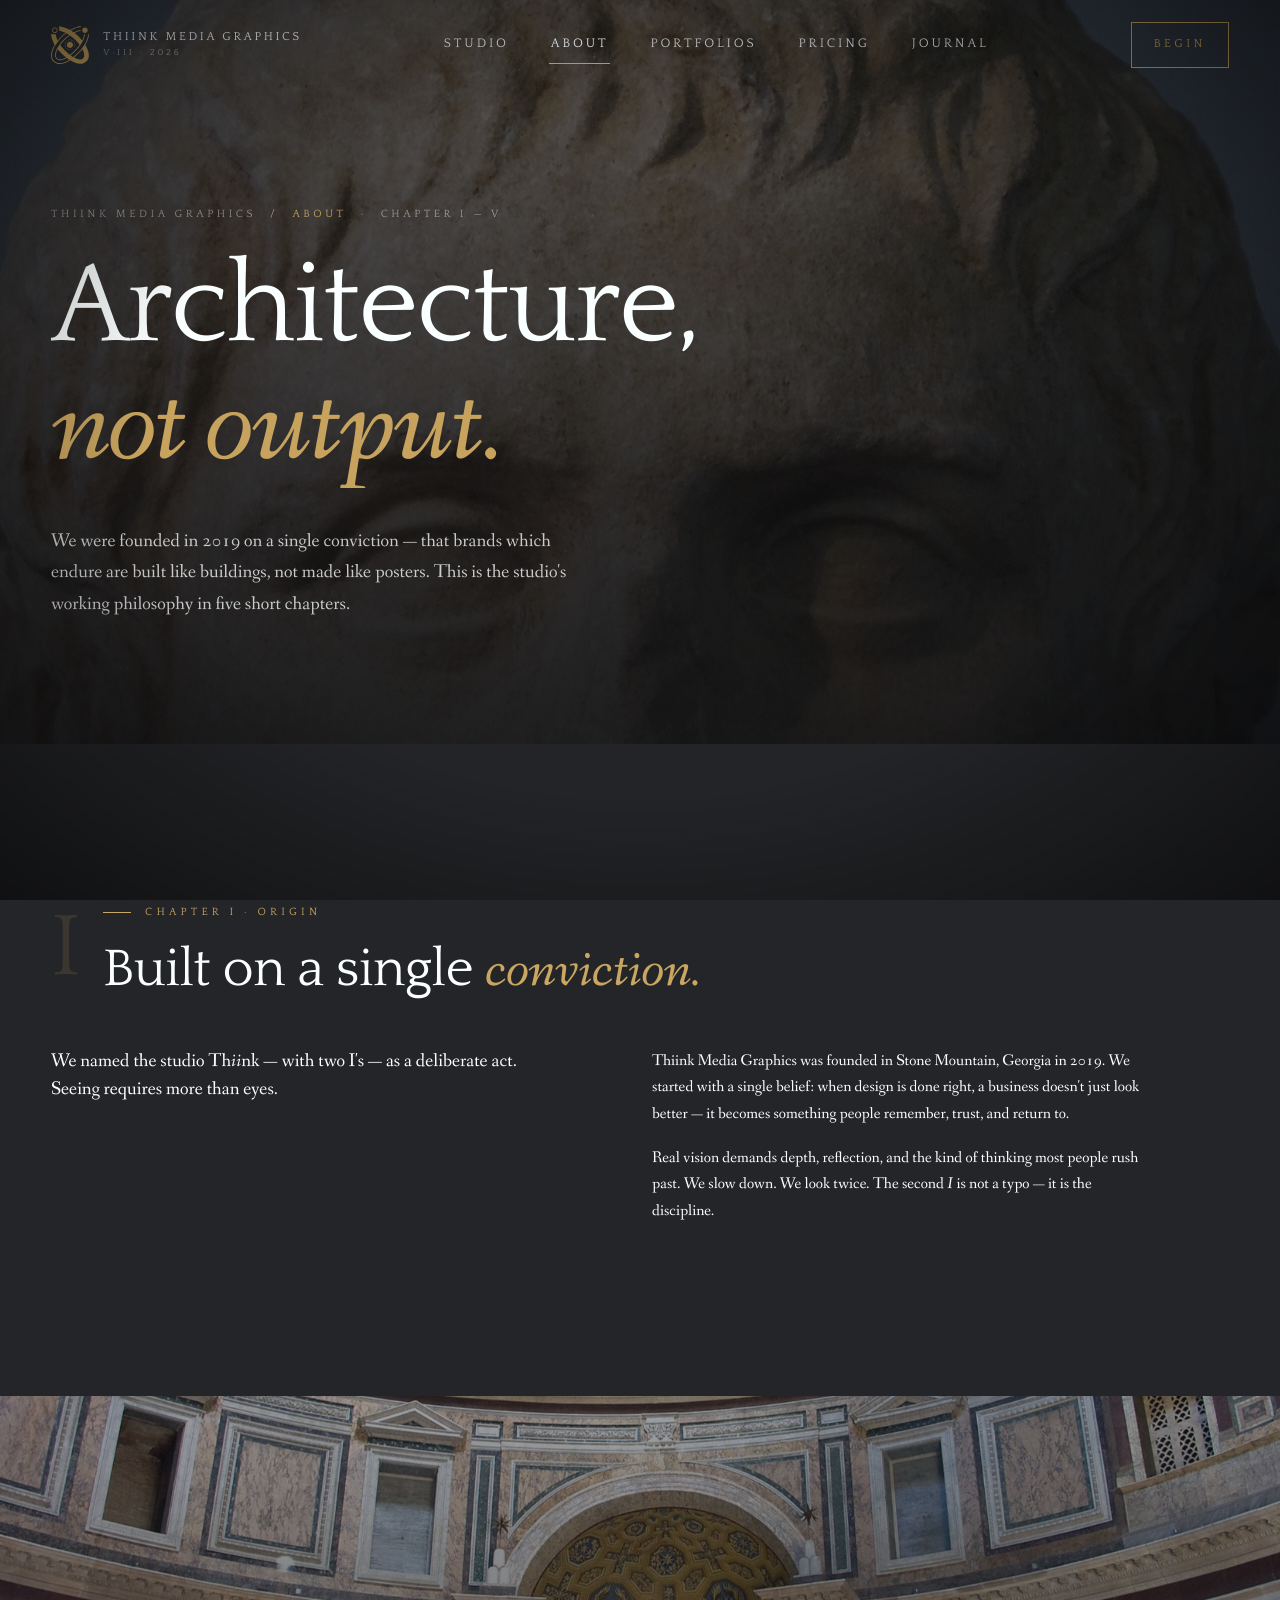
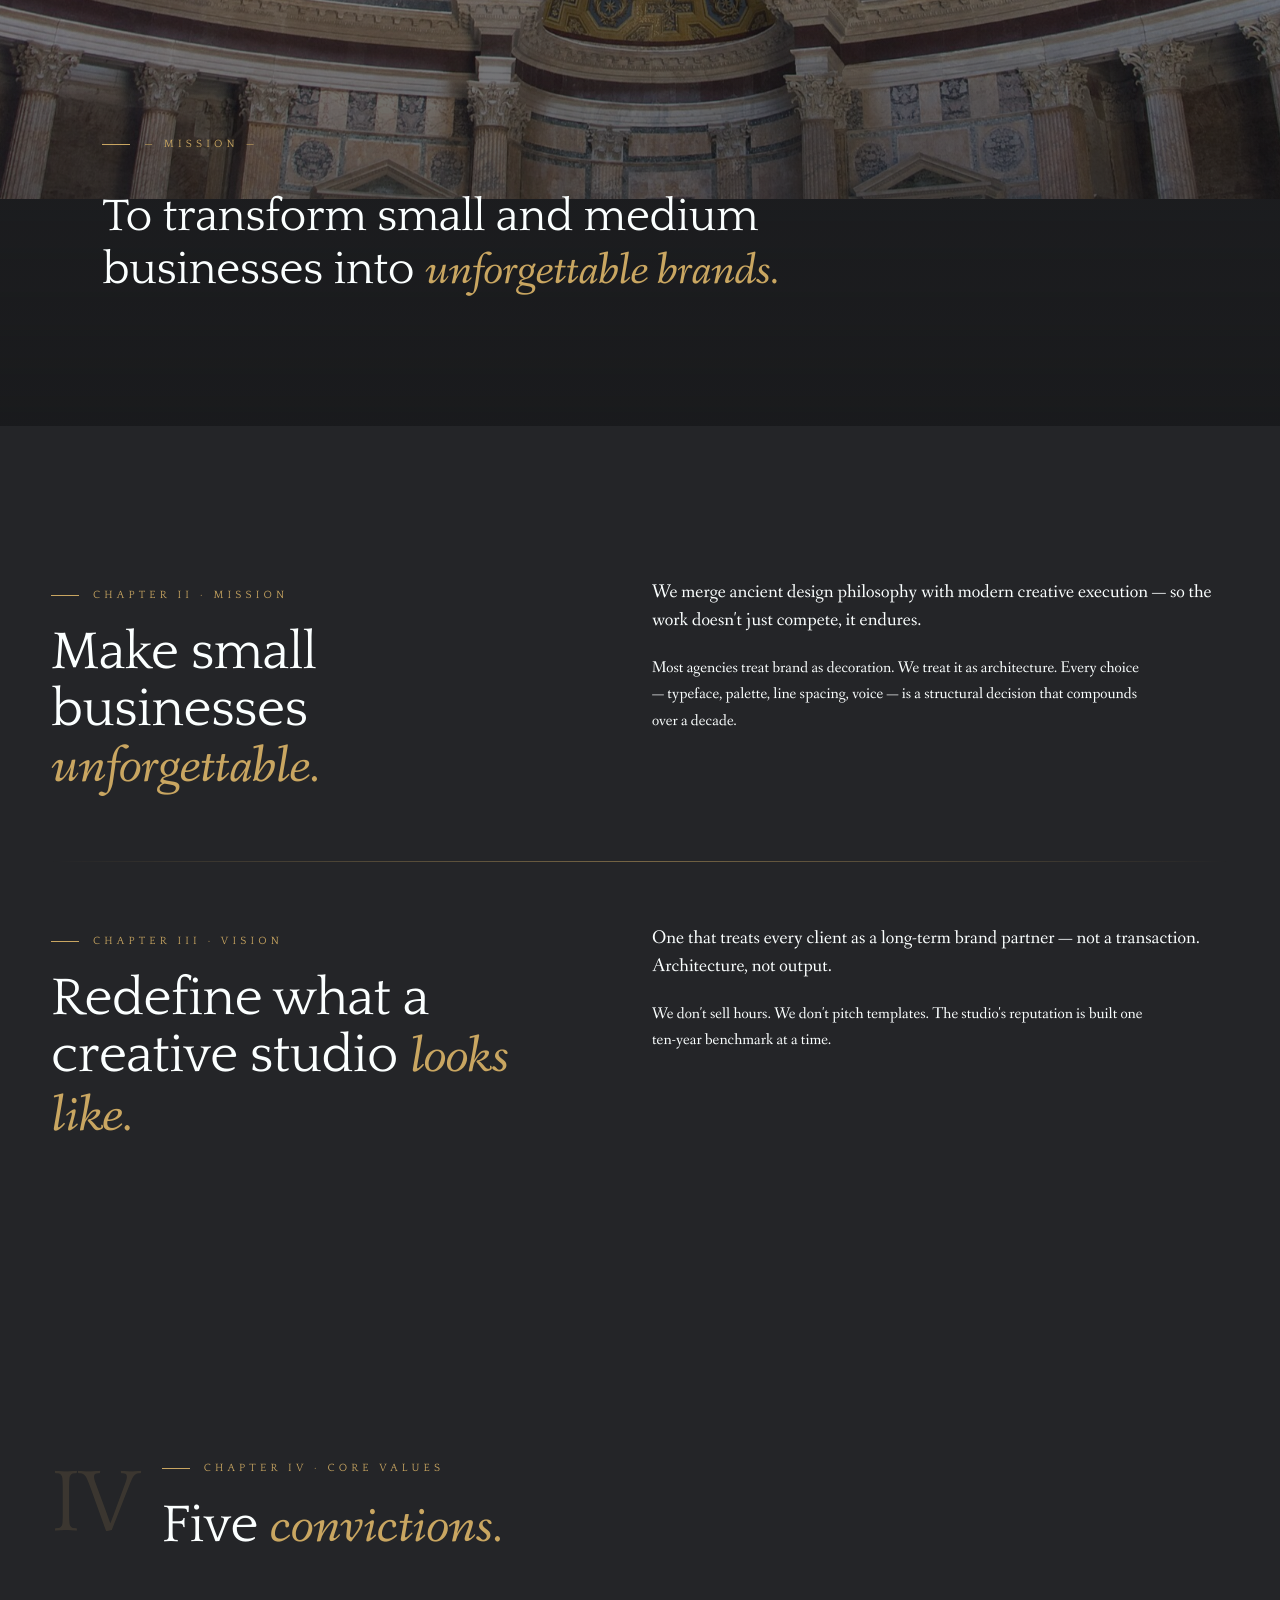
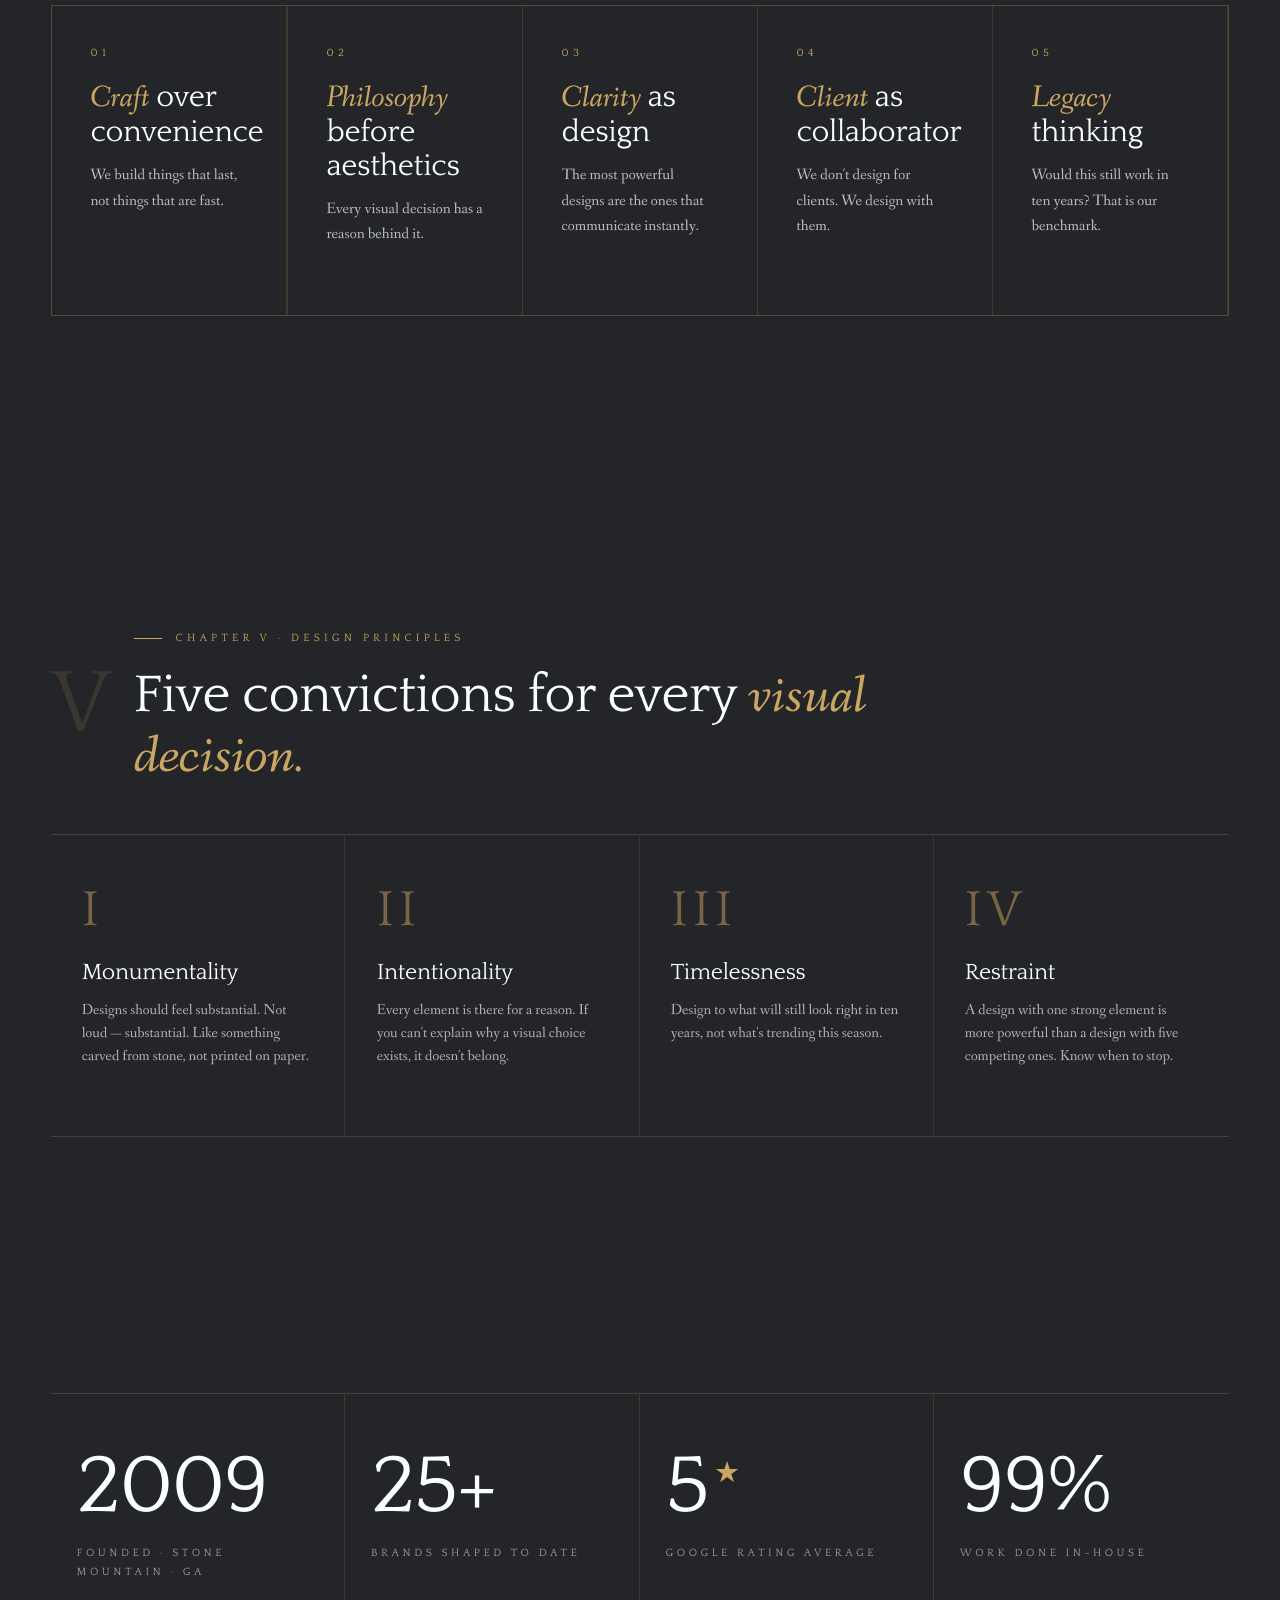
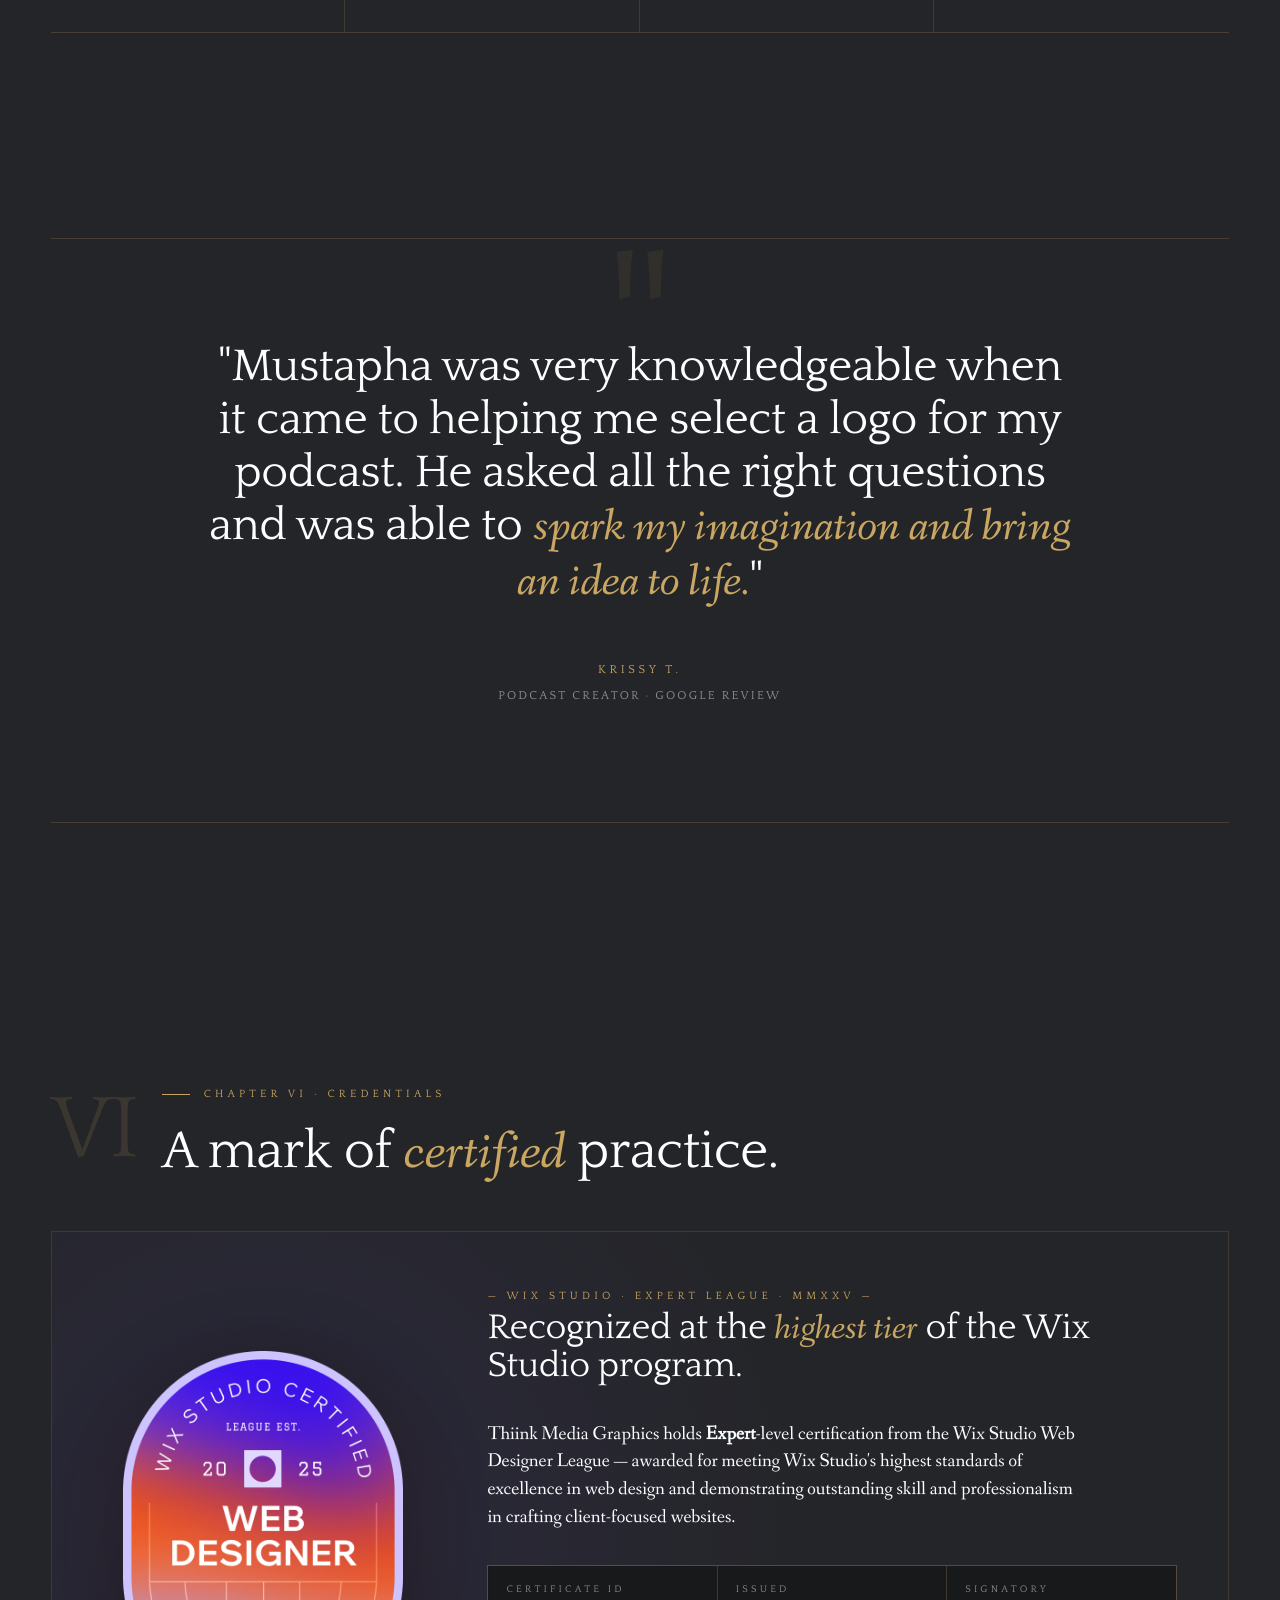
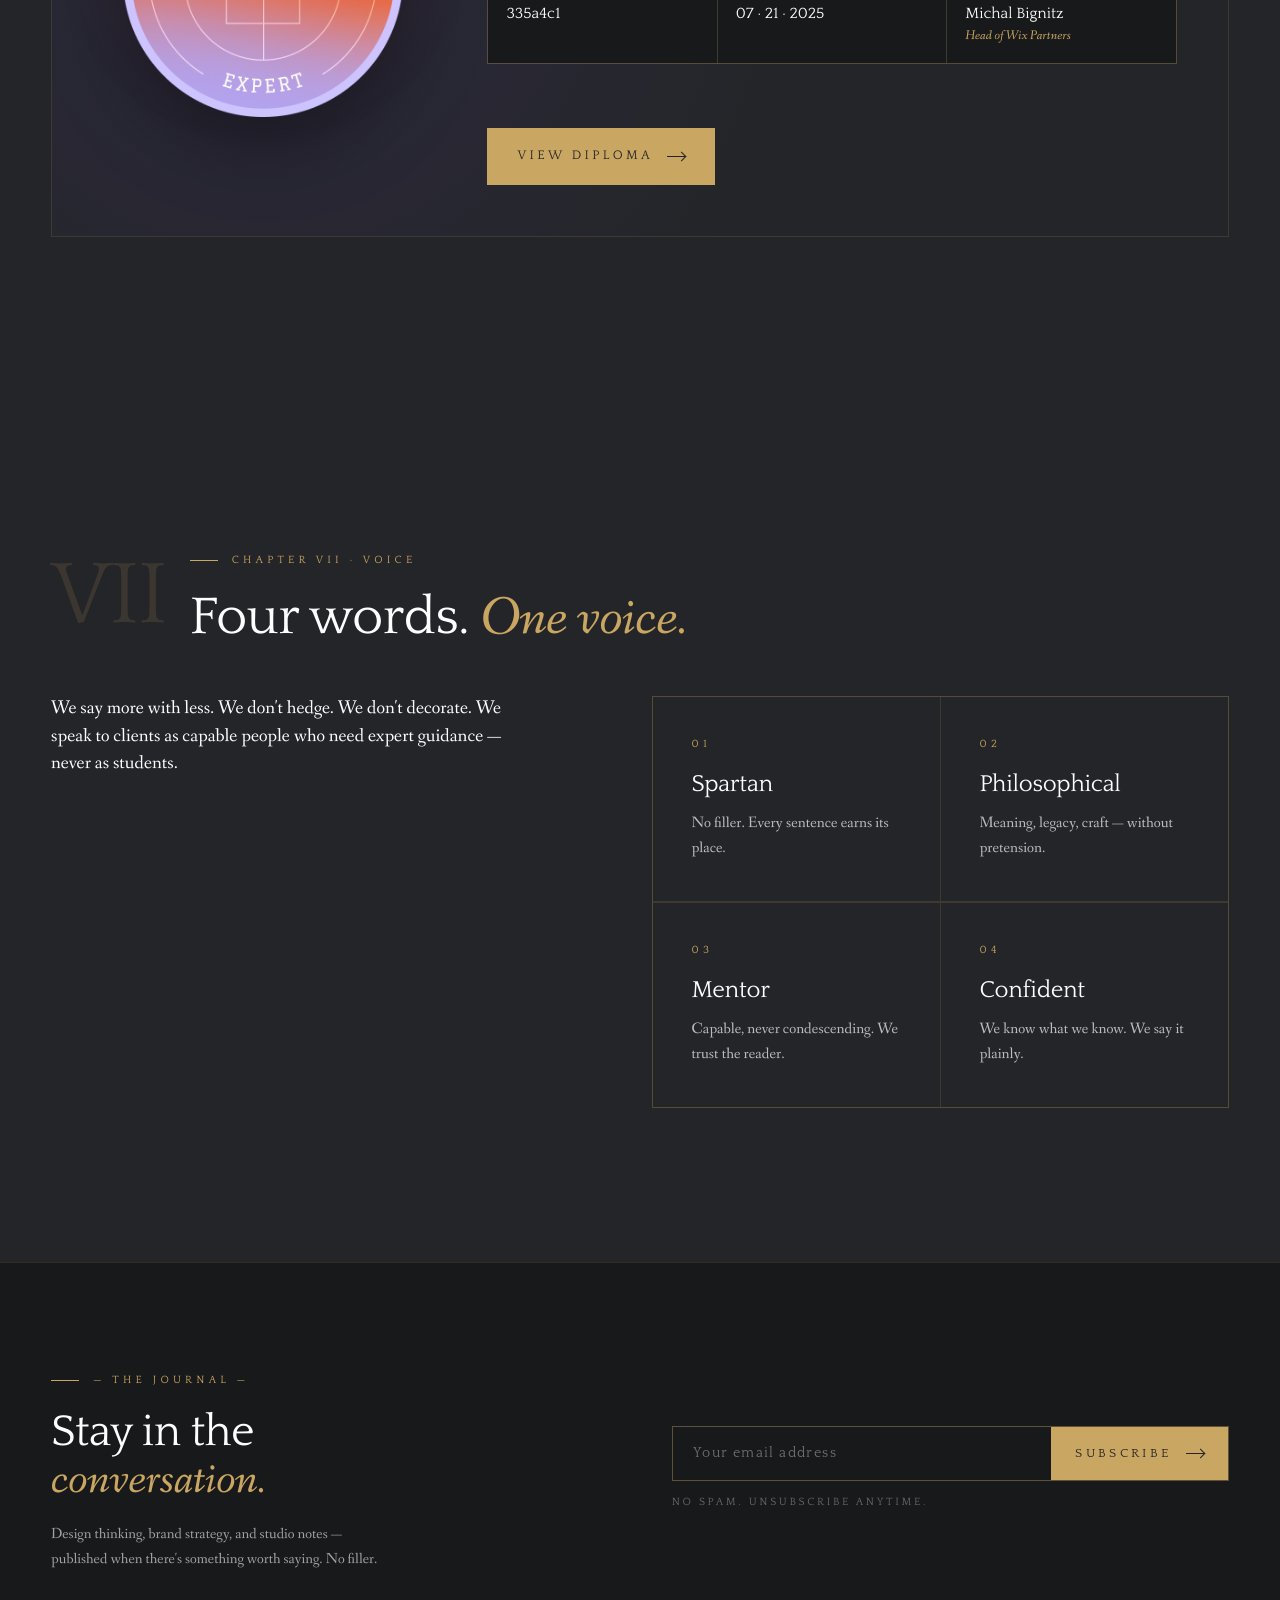
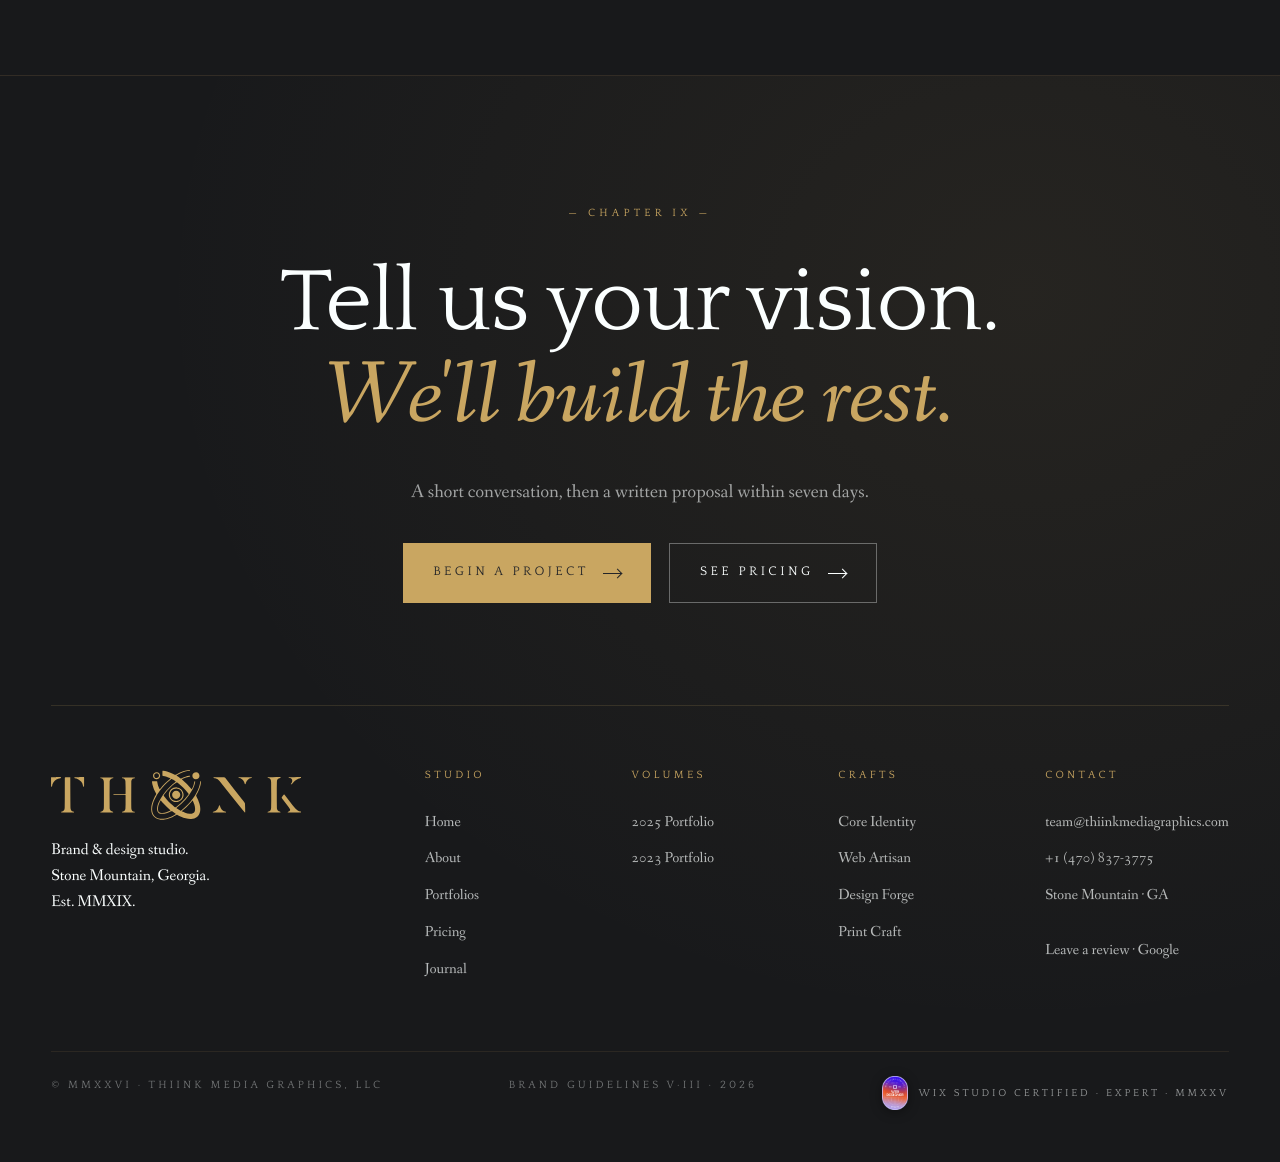
<file: project/about.html>
<!DOCTYPE html>
<html lang="en">
<head>
  <meta charset="UTF-8" />
  <meta name="viewport" content="width=device-width, initial-scale=1.0" />
  <title>About — Thiink Media Graphics</title>
  <meta name="description" content="Built on a single conviction: when design is done right, a business doesn't just look better — it becomes something people remember, trust, and return to." />

  <!-- Fix #7: Open Graph / Social sharing -->
  <meta property="og:type" content="website" />
  <meta property="og:url" content="https://www.thiinkmediagraphics.com/about" />
  <meta property="og:title" content="About — Thiink Media Graphics" />
  <meta property="og:description" content="Built on a single conviction: when design is done right, a business doesn't just look better — it becomes something people remember, trust, and return to." />
  <meta property="og:image" content="https://www.thiinkmediagraphics.com/assets/img/pantheon.jpg" />
  <meta property="og:site_name" content="Thiink Media Graphics" />
  <meta name="twitter:card" content="summary_large_image" />
  <meta name="twitter:title" content="About — Thiink Media Graphics" />
  <meta name="twitter:description" content="Built on a single conviction: when design is done right, a business doesn't just look better — it becomes something people remember, trust, and return to." />
  <meta name="twitter:image" content="https://www.thiinkmediagraphics.com/assets/img/pantheon.jpg" />

  <!-- Fix #7: Structured data -->
  <script type="application/ld+json">
  {
    "@context": "https://schema.org",
    "@type": "ProfessionalService",
    "name": "Thiink Media Graphics",
    "description": "Brand and design studio in Stone Mountain, Georgia. We merge ancient design philosophy with modern creative execution — so the work doesn't just compete, it endures.",
    "url": "https://www.thiinkmediagraphics.com",
    "telephone": "+14708373775",
    "email": "team@thiinkmediagraphics.com",
    "address": {
      "@type": "PostalAddress",
      "addressLocality": "Stone Mountain",
      "addressRegion": "GA",
      "addressCountry": "US"
    },
    "foundingDate": "2019",
    "aggregateRating": {
      "@type": "AggregateRating",
      "ratingValue": "5",
      "bestRating": "5",
      "reviewCount": "25"
    },
    "sameAs": [
      "https://thiink-portfolio.vercel.app/"
    ]
  }
  </script>

  <link rel="stylesheet" href="assets/brand.css" />
  <link rel="icon" href="assets/logos/mark-monogram.svg" type="image/svg+xml" />
</head>
<body data-screen-label="02 About">

  <!-- ============ NAV ============ -->
  <nav class="site-nav">
    <a href="index.html" class="nav-mark">
      <span class="nav-mark__mono" data-logo="assets/logos/mark-monogram.svg"></span>
      <span class="nav-mark__word">
        Thiink Media Graphics
        <span class="small">V·III · 2026</span>
      </span>
    </a>
    <div class="nav-links">
      <a href="index.html">Studio</a>
      <a href="about.html" class="active">About</a>
      <a href="portfolio.html">Portfolios</a>
      <a href="pricing.html">Pricing</a>
      <a href="news.html">Journal</a>
    </div>
    <a href="https://form.typeform.com/to/QtfADswh?typeform-source=www.thiinkmediagraphics.com" target="_blank" rel="noopener" class="nav-cta" data-magnetic="8">Begin</a>
    <button class="nav-toggle" aria-label="Menu"><span></span><span></span><span></span></button>
  </nav>

  <!-- ============ PAGE INTRO ============ -->
  <section class="page-intro">
    <div class="page-intro__bg" data-parallax="0.18"
         style="background-image: url('assets/img/plato.jpg'); background-position: center 18%;"></div>
    <div class="wrap">
      <div class="page-intro__crumbs" data-reveal>
        <span>Thiink Media Graphics</span>
        <span class="sep">/</span>
        <span class="gold">About</span>
        <span class="sep">·</span>
        <span>Chapter I — V</span>
      </div>
      <h1 class="page-intro__title" data-reveal>
        <span class="line-mask"><span>Architecture,</span></span>
        <span class="line-mask"><span><em>not output.</em></span></span>
      </h1>
      <p class="page-intro__deck" data-reveal data-reveal-delay="3">
        We were founded in 2019 on a single conviction — that brands which endure are built like buildings, not made like posters. This is the studio's working philosophy in five short chapters.
      </p>
    </div>
  </section>

  <!-- ============ I · ORIGIN ============ -->
  <section class="section">
    <div class="wrap">
      <div class="kicker-row" data-reveal>
        <span class="roman">I</span>
        <div>
          <span class="eyebrow">Chapter I · Origin</span>
          <h2 class="section-title mt-s">Built on a single <em>conviction.</em></h2>
        </div>
      </div>

      <div class="grid12">
        <div class="col-left" data-reveal>
          <p class="lede">
            We named the studio Th<em class="serif-italic">ii</em>nk — with two I's — as a deliberate act. Seeing requires more than eyes.
          </p>
        </div>
        <div class="col-right" data-reveal data-reveal-delay="2">
          <p>
            Thiink Media Graphics was founded in Stone Mountain, Georgia in 2019. We started with a single belief: when design is done right, a business doesn't just look better — it becomes something people remember, trust, and return to.
          </p>
          <p>
            Real vision demands depth, reflection, and the kind of thinking most people rush past. We slow down. We look twice. The second <em class="serif-italic">I</em> is not a typo — it is the discipline.
          </p>
        </div>
      </div>
    </div>
  </section>

  <!-- ============ FULL-BLEED IMAGE ============ -->
  <section class="full-bleed parallax">
    <div class="full-bleed__img" data-parallax="0.22"
         style="background-image: url('assets/img/pantheon.jpg');"></div>
    <div class="full-bleed__overlay"></div>
    <div class="full-bleed__caption wrap" data-reveal>
      <span class="eyebrow">— Mission —</span>
      <p class="pullquote mt-m" style="max-width: 28ch;">
        To transform small and medium businesses into <em>unforgettable brands.</em>
      </p>
    </div>
  </section>

  <!-- ============ II · MISSION + VISION ============ -->
  <section class="section">
    <div class="wrap">
      <div class="grid12">
        <div class="col-left" data-reveal>
          <span class="eyebrow">Chapter II · Mission</span>
          <h2 class="section-title mt-s">Make small businesses <em>unforgettable.</em></h2>
        </div>
        <div class="col-right" data-reveal data-reveal-delay="2">
          <p class="lede">
            We merge ancient design philosophy with modern creative execution — so the work doesn't just compete, it endures.
          </p>
          <p>
            Most agencies treat brand as decoration. We treat it as architecture. Every choice — typeface, palette, line spacing, voice — is a structural decision that compounds over a decade.
          </p>
        </div>
      </div>

      <hr class="divider mt-l mb-l" />

      <div class="grid12">
        <div class="col-left" data-reveal>
          <span class="eyebrow">Chapter III · Vision</span>
          <h2 class="section-title mt-s">Redefine what a creative studio <em>looks like.</em></h2>
        </div>
        <div class="col-right" data-reveal data-reveal-delay="2">
          <p class="lede">
            One that treats every client as a long-term brand partner — not a transaction. Architecture, not output.
          </p>
          <p>
            We don't sell hours. We don't pitch templates. The studio's reputation is built one ten-year benchmark at a time.
          </p>
        </div>
      </div>
    </div>
  </section>

  <!-- ============ III · CORE VALUES ============ -->
  <section class="section">
    <div class="wrap">
      <div class="kicker-row" data-reveal>
        <span class="roman">IV</span>
        <div>
          <span class="eyebrow">Chapter IV · Core Values</span>
          <h2 class="section-title mt-s">Five <em>convictions.</em></h2>
        </div>
      </div>

      <div class="svc-grid" style="grid-template-columns: repeat(auto-fit, minmax(220px, 1fr));">
        <article class="svc" data-reveal>
          <div class="svc__num">01</div>
          <h3 class="svc__name"><em>Craft</em> over convenience</h3>
          <p class="svc__copy">We build things that last, not things that are fast.</p>
        </article>
        <article class="svc" data-reveal data-reveal-delay="1">
          <div class="svc__num">02</div>
          <h3 class="svc__name"><em>Philosophy</em> before aesthetics</h3>
          <p class="svc__copy">Every visual decision has a reason behind it.</p>
        </article>
        <article class="svc" data-reveal data-reveal-delay="2">
          <div class="svc__num">03</div>
          <h3 class="svc__name"><em>Clarity</em> as design</h3>
          <p class="svc__copy">The most powerful designs are the ones that communicate instantly.</p>
        </article>
        <article class="svc" data-reveal data-reveal-delay="3">
          <div class="svc__num">04</div>
          <h3 class="svc__name"><em>Client</em> as collaborator</h3>
          <p class="svc__copy">We don't design for clients. We design with them.</p>
        </article>
        <article class="svc" data-reveal data-reveal-delay="4">
          <div class="svc__num">05</div>
          <h3 class="svc__name"><em>Legacy</em> thinking</h3>
          <p class="svc__copy">Would this still work in ten years? That is our benchmark.</p>
        </article>
      </div>
    </div>
  </section>

  <!-- ============ V · DESIGN PRINCIPLES ============ -->
  <section class="section">
    <div class="wrap">
      <div class="kicker-row" data-reveal>
        <span class="roman">V</span>
        <div>
          <span class="eyebrow">Chapter V · Design Principles</span>
          <h2 class="section-title mt-s">Five convictions for every <em>visual decision.</em></h2>
        </div>
      </div>

      <div class="process">
        <div class="process__step" data-reveal>
          <div class="process__num">I</div>
          <h3 class="process__title">Monumentality</h3>
          <p class="process__body">Designs should feel substantial. Not loud — substantial. Like something carved from stone, not printed on paper.</p>
        </div>
        <div class="process__step" data-reveal data-reveal-delay="1">
          <div class="process__num">II</div>
          <h3 class="process__title">Intentionality</h3>
          <p class="process__body">Every element is there for a reason. If you can't explain why a visual choice exists, it doesn't belong.</p>
        </div>
        <div class="process__step" data-reveal data-reveal-delay="2">
          <div class="process__num">III</div>
          <h3 class="process__title">Timelessness</h3>
          <p class="process__body">Design to what will still look right in ten years, not what's trending this season.</p>
        </div>
        <div class="process__step" data-reveal data-reveal-delay="3">
          <div class="process__num">IV</div>
          <h3 class="process__title">Restraint</h3>
          <p class="process__body">A design with one strong element is more powerful than a design with five competing ones. Know when to stop.</p>
        </div>
      </div>
    </div>
  </section>

  <!-- ============ STATS ============ -->
  <section class="section--tight">
    <div class="wrap">
      <div class="stats" data-reveal="fade">
        <div class="stat">
          <div class="stat__num"><span data-count="2019">2019</span></div>
          <div class="stat__label">Founded · Stone Mountain · GA</div>
        </div>
        <div class="stat">
          <div class="stat__num"><span data-count="25" data-count-suffix="+">25+</span></div>
          <div class="stat__label">Brands shaped to date</div>
        </div>
        <div class="stat">
          <div class="stat__num"><span data-count="5">5</span><sub>★</sub></div>
          <div class="stat__label">Google rating average</div>
        </div>
        <div class="stat">
          <div class="stat__num"><span data-count="100" data-count-suffix="%">100%</span></div>
          <div class="stat__label">Work done in-house</div>
        </div>
      </div>
    </div>
  </section>

  <!-- ============ TESTIMONIAL (Fix #2) ============ -->
  <!-- Replace the placeholder quote and attribution with a real client testimonial -->
  <section class="section--tight">
    <div class="wrap">
      <div class="testimonial" data-reveal="fade">
        <div class="testimonial__mark">"</div>
        <div class="testimonial__body">
          <p class="pullquote">
            "Mustapha was very knowledgeable when it came to helping me select a logo for my podcast. He asked all the right questions and was able to <em>spark my imagination and bring an idea to life.</em>"
          </p>
          <p class="testimonial__cite">
            Krissy T.
            <span>Podcast Creator · Google Review</span>
          </p>
        </div>
      </div>
    </div>
  </section>

  <!-- ============ CERTIFICATION ============ -->
  <section class="section">
    <div class="wrap">
      <div class="kicker-row" data-reveal>
        <span class="roman">VI</span>
        <div>
          <span class="eyebrow">Chapter VI · Credentials</span>
          <h2 class="section-title mt-s">A mark of <em>certified</em> practice.</h2>
        </div>
      </div>

      <div class="cert-block">
        <a href="assets/img/wix-studio-diploma.png" target="_blank" rel="noopener" class="cert-block__badge" aria-label="View the full Wix Studio diploma">
          <span class="cert-block__halo" aria-hidden="true"></span>
          <img src="assets/logos/wix-studio-certified.png" alt="Wix Studio Certified Web Designer · Expert · League Est. 2025" />
        </a>
        <div class="cert-block__copy">
          <span class="eyebrow plain">— Wix Studio · Expert League · MMXXV —</span>
          <h3 class="cert-block__title mt-s">Recognized at the <em>highest tier</em> of the Wix Studio program.</h3>
          <p class="lede mt-m">
            Thiink Media Graphics holds <strong>Expert</strong>-level certification from the Wix Studio Web Designer League — awarded for meeting Wix Studio's highest standards of excellence in web design and demonstrating outstanding skill and professionalism in crafting client-focused websites.
          </p>

          <dl class="cert-block__creds">
            <div>
              <dt>Certificate ID</dt>
              <dd>335a4c1</dd>
            </div>
            <div>
              <dt>Issued</dt>
              <dd>07 · 21 · 2025</dd>
            </div>
            <div>
              <dt>Signatory</dt>
              <dd>Michal Bignitz<br/><em>Head of Wix Partners</em></dd>
            </div>
          </dl>

          <div class="hero__cta-row mt-l">
            <a href="assets/img/wix-studio-diploma.png" target="_blank" rel="noopener" class="btn btn--gold" data-magnetic="10">View diploma <span class="arrow"></span></a>
          </div>
        </div>
      </div>
    </div>
  </section>

  <!-- ============ TONE OF VOICE ============ -->
  <section class="section">
    <div class="wrap">
      <div class="kicker-row" data-reveal>
        <span class="roman">VII</span>
        <div>
          <span class="eyebrow">Chapter VII · Voice</span>
          <h2 class="section-title mt-s">Four words. <em>One voice.</em></h2>
        </div>
      </div>

      <div class="grid12">
        <div class="col-left" data-reveal>
          <p class="lede">
            We say more with less. We don't hedge. We don't decorate. We speak to clients as capable people who need expert guidance — never as students.
          </p>
        </div>
        <div class="col-right">
          <div style="display: grid; grid-template-columns: 1fr 1fr; gap: 1px; background: rgba(201,166,97,.16); border: 1px solid rgba(201,166,97,.16);">
            <div class="svc" data-reveal>
              <div class="svc__num">01</div>
              <h3 class="svc__name" style="font-size:24px;">Spartan</h3>
              <p class="svc__copy" style="margin:0;">No filler. Every sentence earns its place.</p>
            </div>
            <div class="svc" data-reveal data-reveal-delay="1">
              <div class="svc__num">02</div>
              <h3 class="svc__name" style="font-size:24px;">Philosophical</h3>
              <p class="svc__copy" style="margin:0;">Meaning, legacy, craft — without pretension.</p>
            </div>
            <div class="svc" data-reveal data-reveal-delay="2">
              <div class="svc__num">03</div>
              <h3 class="svc__name" style="font-size:24px;">Mentor</h3>
              <p class="svc__copy" style="margin:0;">Capable, never condescending. We trust the reader.</p>
            </div>
            <div class="svc" data-reveal data-reveal-delay="3">
              <div class="svc__num">04</div>
              <h3 class="svc__name" style="font-size:24px;">Confident</h3>
              <p class="svc__copy" style="margin:0;">We know what we know. We say it plainly.</p>
            </div>
          </div>
        </div>
      </div>
    </div>
  </section>

  <!-- ============ JOURNAL SUBSCRIBE (Fix #4) ============ -->
  <!-- Wire up the form action to your email service (Mailchimp, Kit, Beehiiv, etc.) -->
  <section class="section--tight" style="background: var(--shark-black-deep); border-top: 1px solid rgba(201,166,97,.14); border-bottom: 1px solid rgba(201,166,97,.14);">
    <div class="wrap">
      <div class="subscribe-grid" data-reveal>
        <div>
          <span class="eyebrow">— The Journal —</span>
          <h2 class="section-title mt-s" style="font-size: clamp(28px, 3.5vw, 48px);">Stay in the<br/><em>conversation.</em></h2>
          <p class="muted mt-s" style="font-size: 15px; max-width: 44ch; margin-bottom: 0;">
            Design thinking, brand strategy, and studio notes — published when there's something worth saying. No filler.
          </p>
        </div>
        <form class="subscribe-form" novalidate>
          <div class="subscribe-input-row">
            <input
              type="email"
              name="email"
              placeholder="Your email address"
              required
              autocomplete="email"
              class="subscribe-input"
            />
            <button type="submit" class="btn btn--gold">
              Subscribe <span class="arrow"></span>
            </button>
          </div>
          <p class="subscribe-note">No spam. Unsubscribe anytime.</p>
        </form>
      </div>
    </div>
  </section>

  <!-- ============ FOOTER ============ -->
  <footer class="site-foot" id="contact">
    <div class="wrap">
      <div class="foot-cta" data-reveal>
        <span class="eyebrow plain center" style="justify-content:center;display:flex;">— Chapter IX —</span>
        <h2 class="mt-m">Tell us your vision.<br/><em>We'll build the rest.</em></h2>
        <p class="lede muted center" style="margin: 0 auto 36px;">
          A short conversation, then a written proposal within seven days.
        </p>
        <div class="hero__cta-row" style="justify-content:center;">
          <a href="https://form.typeform.com/to/QtfADswh?typeform-source=www.thiinkmediagraphics.com" target="_blank" rel="noopener" class="btn btn--gold" data-magnetic="12">Begin a Project <span class="arrow"></span></a>
          <a href="pricing.html" class="btn btn--ghost">See pricing <span class="arrow"></span></a>
        </div>
      </div>

      <div class="foot-grid" style="grid-template-columns: 2fr 1fr 1fr 1fr 1fr;">
        <div class="foot-col">
          <span class="foot-logo" data-logo="assets/logos/wordmark-greek.svg"></span>
          <p>Brand &amp; design studio.<br/>Stone Mountain, Georgia.<br/>Est. MMXIX.</p>
        </div>
        <div class="foot-col">
          <h4>Studio</h4>
          <ul>
            <li><a href="index.html">Home</a></li>
            <li><a href="about.html">About</a></li>
            <li><a href="portfolio.html">Portfolios</a></li>
            <li><a href="pricing.html">Pricing</a></li>
            <li><a href="news.html">Journal</a></li>
          </ul>
        </div>
        <div class="foot-col">
          <h4>Volumes</h4>
          <ul>
            <li><a href="portfolio.html">2025 Portfolio</a></li>
            <li><a href="portfolio.html">2023 Portfolio</a></li>
          </ul>
        </div>
        <div class="foot-col">
          <h4>Crafts</h4>
          <ul>
            <li><a href="pricing.html#core-identity">Core Identity</a></li>
            <li><a href="pricing.html#web-artisan">Web Artisan</a></li>
            <li><a href="pricing.html#design-forge">Design Forge</a></li>
            <li><a href="pricing.html#print-craft">Print Craft</a></li>
          </ul>
        </div>
        <div class="foot-col">
          <h4>Contact</h4>
          <ul>
            <li><a href="mailto:team@thiinkmediagraphics.com">team@thiinkmediagraphics.com</a></li>
            <li><a href="tel:+14708373775">+1 (470) 837-3775</a></li>
            <li>Stone Mountain · GA</li>
            <li class="mt-s"><a href="https://g.page/r/Cblzq7Mndxo8EAI/review" target="_blank" rel="noopener">Leave a review · Google</a></li>
          </ul>
        </div>
      </div>

      <div class="foot-base">
        <span>© MMXXVI · Thiink Media Graphics, LLC</span>
        <span>Brand Guidelines V·III · 2026</span>
        <a href="https://www.wix.com/studio/agencies" target="_blank" rel="noopener" class="foot-cert" aria-label="Wix Studio Certified Web Designer · Expert · 2025">
          <img src="assets/logos/wix-studio-certified.png" alt="" />
          <span>Wix Studio Certified · Expert · MMXXV</span>
        </a>
      </div>
    </div>
  </footer>

  <script src="assets/site.js"></script>

  <!-- Fix #4: Subscribe form handler -->
  <!-- TODO: Replace the form action below with your email service endpoint  -->
  <!-- (Mailchimp, Kit, Beehiiv, ConvertKit, etc.) then remove this script  -->
  <script>
  (function () {
    const form = document.querySelector('.subscribe-form');
    if (!form) return;
    form.addEventListener('submit', function (e) {
      e.preventDefault();
      const email = (form.querySelector('input[type="email"]').value || '').trim();
      if (!email) return;
      // Temporary: opens intake form with email pre-filled until a newsletter
      // service is connected. Replace the line below with your form endpoint.
      window.open(
        'https://form.typeform.com/to/QtfADswh?typeform-source=www.thiinkmediagraphics.com#email=' + encodeURIComponent(email),
        '_blank',
        'noopener'
      );
      form.innerHTML =
        '<p class="subscribe-form--done">' +
        '<span style="width:18px;height:1px;background:var(--gold);display:inline-block;flex-shrink:0;"></span>' +
        'You\'re on the list — thank you.' +
        '</p>';
    });
  })();
  </script>
</body>
</html>
</file>
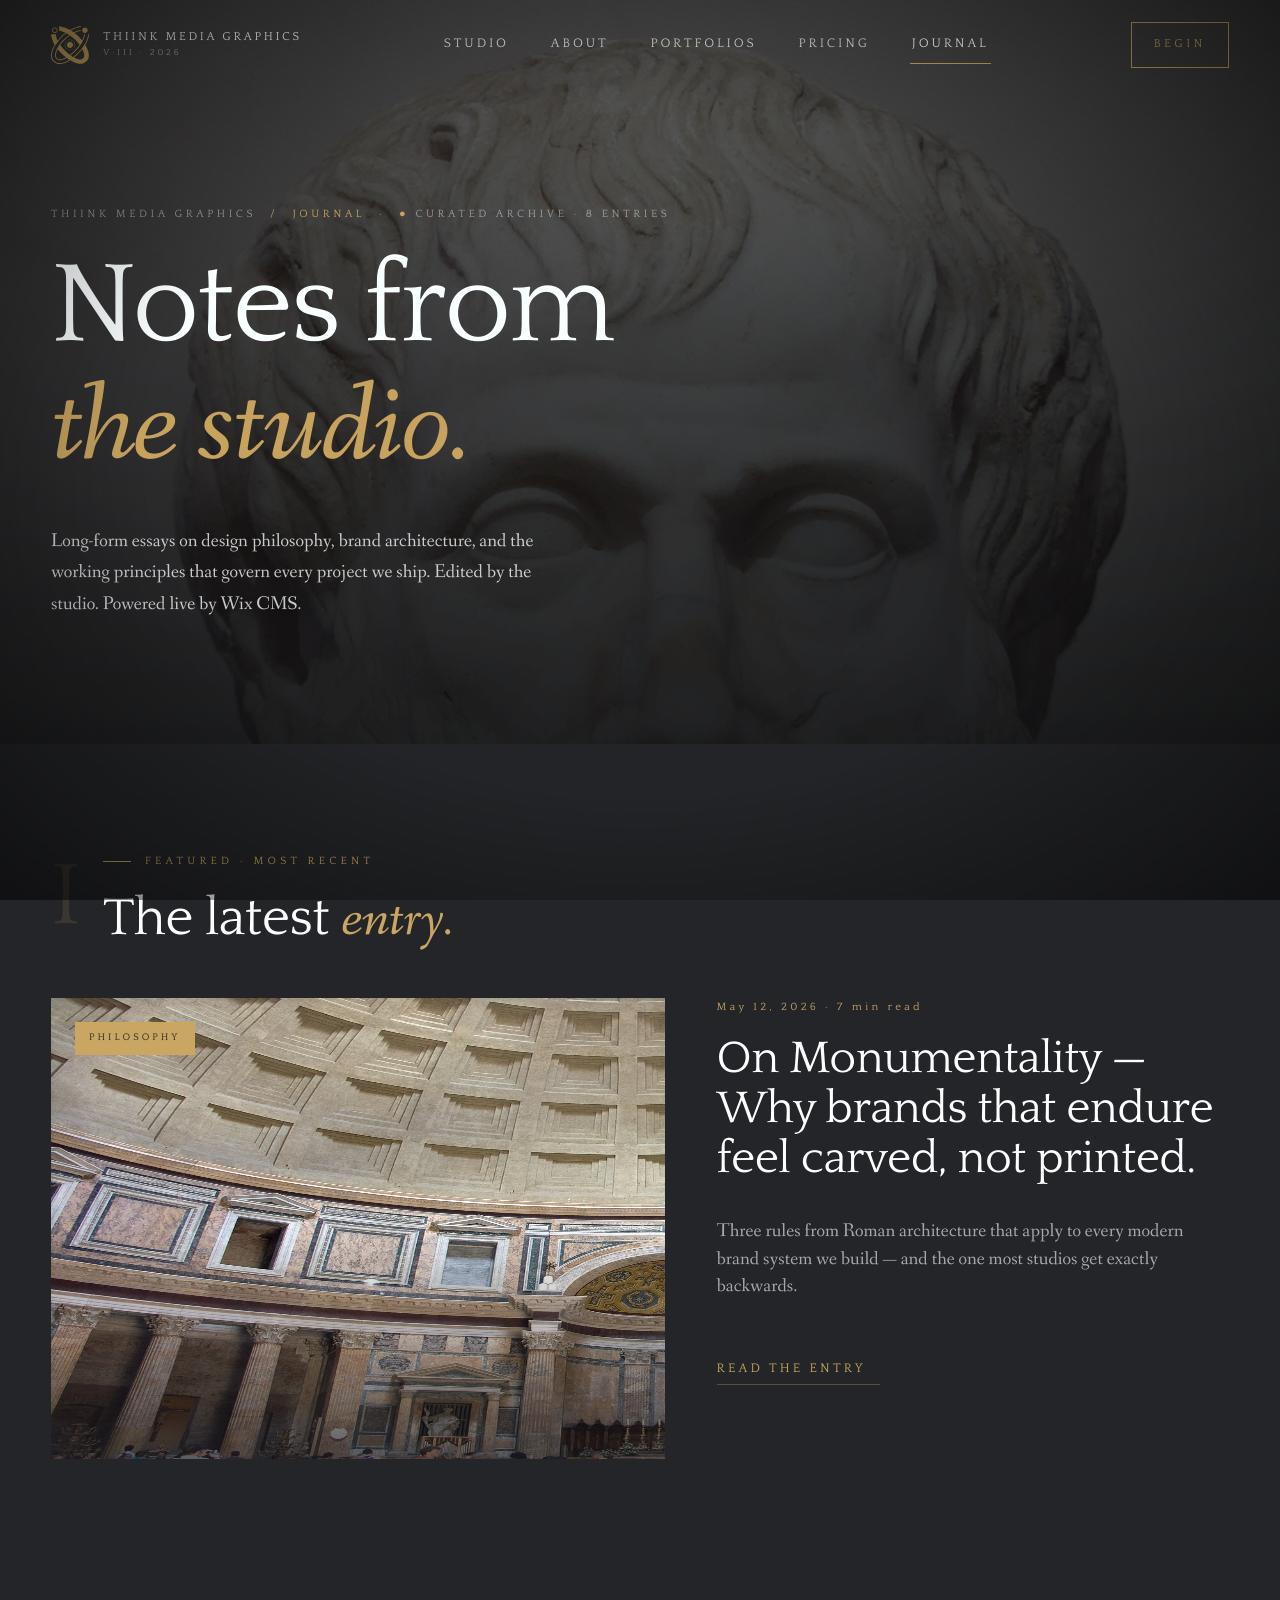
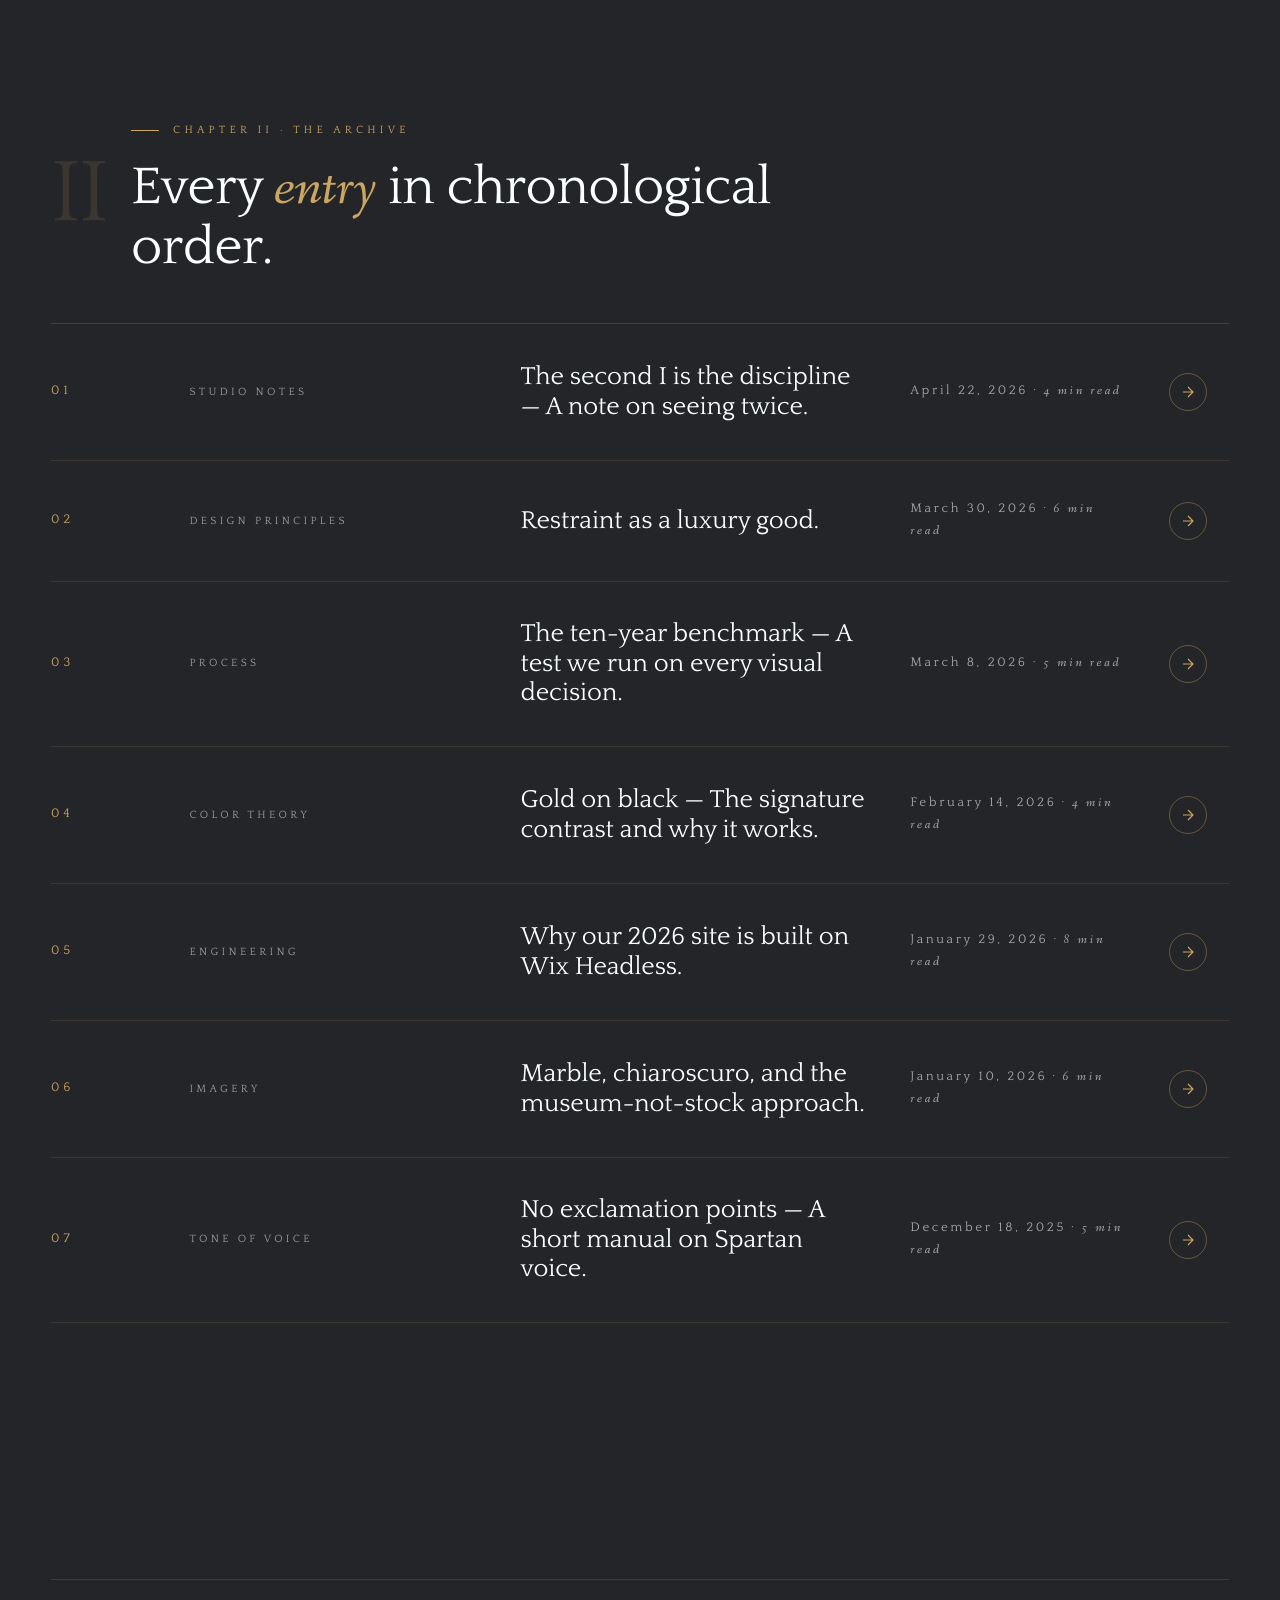
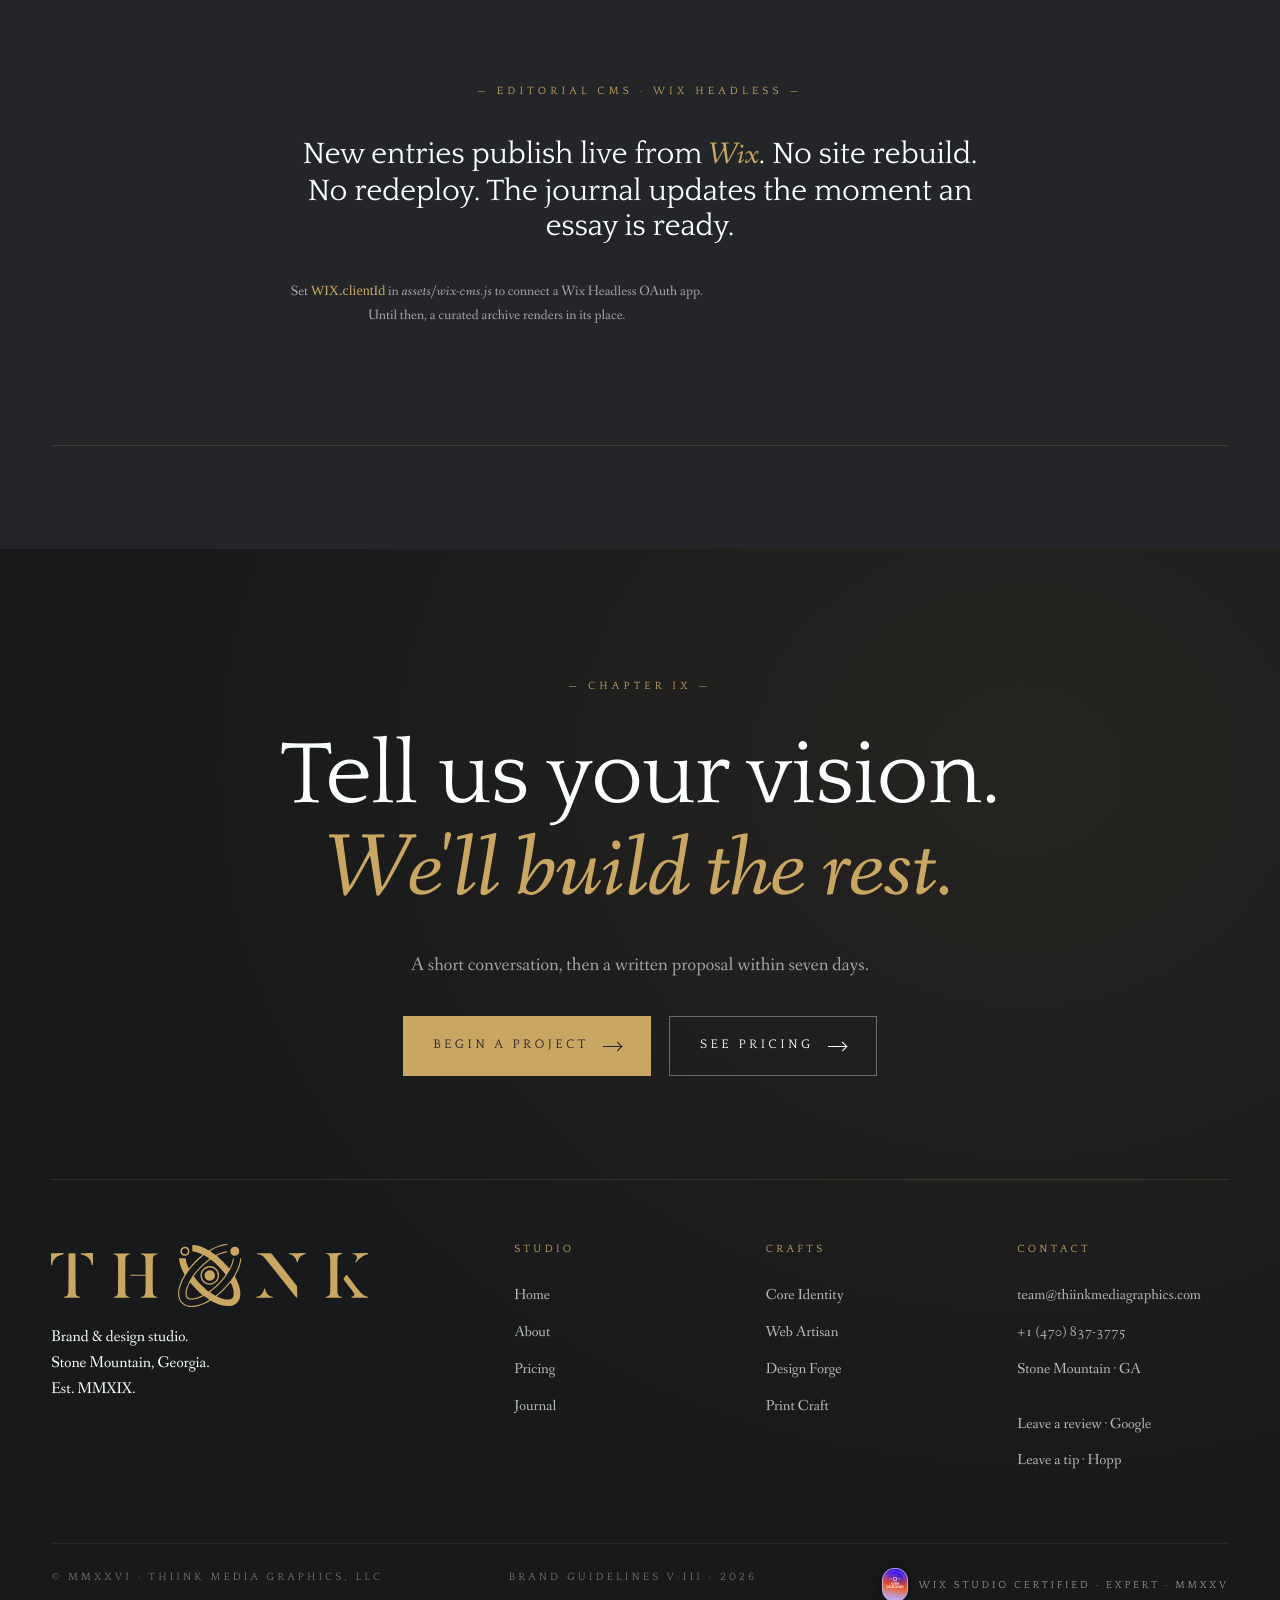
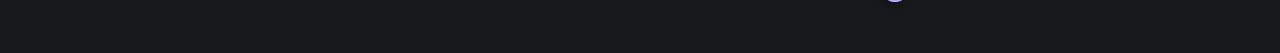
<file: project/news.html>
<!DOCTYPE html>
<html lang="en">
<head>
  <meta charset="UTF-8" />
  <meta name="viewport" content="width=device-width, initial-scale=1.0" />
  <title>Journal — Thiink Media Graphics</title>
  <meta name="description" content="Long-form essays on design philosophy, brand architecture, and the studio's working principles. Pulled live from Wix CMS." />
  <link rel="stylesheet" href="assets/brand.css" />
  <link rel="icon" href="assets/logos/mark-monogram.svg" type="image/svg+xml" />
</head>
<body data-screen-label="04 News Journal">

  <!-- ============ NAV ============ -->
  <nav class="site-nav">
    <a href="index.html" class="nav-mark">
      <span class="nav-mark__mono" data-logo="assets/logos/mark-monogram.svg"></span>
      <span class="nav-mark__word">
        Thiink Media Graphics
        <span class="small">V·III · 2026</span>
      </span>
    </a>
    <div class="nav-links">
      <a href="index.html">Studio</a>
      <a href="about.html">About</a>
      <a href="portfolio.html">Portfolios</a>
      <a href="pricing.html">Pricing</a>
      <a href="news.html" class="active">Journal</a>
    </div>
    <a href="https://form.typeform.com/to/QtfADswh?typeform-source=www.thiinkmediagraphics.com" target="_blank" rel="noopener" class="nav-cta" data-magnetic="8">Begin</a>
    <button class="nav-toggle" aria-label="Menu"><span></span><span></span><span></span></button>
  </nav>

  <!-- ============ PAGE INTRO ============ -->
  <section class="page-intro">
    <div class="page-intro__bg" data-parallax="0.18"
         style="background-image: url('assets/img/aristotle.jpg'); background-position: center 8%;"></div>
    <div class="wrap">
      <div class="page-intro__crumbs" data-reveal>
        <span>Thiink Media Graphics</span>
        <span class="sep">/</span>
        <span class="gold">Journal</span>
        <span class="sep">·</span>
        <span id="cms-status">Connecting to the archive…</span>
      </div>
      <h1 class="page-intro__title" data-reveal>
        <span class="line-mask"><span>Notes from</span></span>
        <span class="line-mask"><span><em>the studio.</em></span></span>
      </h1>
      <p class="page-intro__deck" data-reveal data-reveal-delay="3">
        Long-form essays on design philosophy, brand architecture, and the working principles that govern every project we ship. Edited by the studio. Powered live by Wix CMS.
      </p>
    </div>
  </section>

  <!-- ============ FEATURED ============ -->
  <section class="section--tight">
    <div class="wrap">
      <div class="kicker-row" data-reveal>
        <span class="roman">I</span>
        <div>
          <span class="eyebrow">Featured · Most Recent</span>
          <h2 class="section-title mt-s">The latest <em>entry.</em></h2>
        </div>
      </div>

      <div class="news-featured" id="featured-slot" data-reveal>
        <div class="news-featured__img skeleton" data-feat-img>
          <span class="news-featured__cat" data-feat-cat>Philosophy</span>
        </div>
        <div>
          <div class="numeral" data-feat-date>Loading the archive…</div>
          <h3 class="mt-s" style="font-size: clamp(28px, 3.6vw, 48px); line-height: 1.08;" data-feat-title>
            Drawing the first entry from the editorial archive.
          </h3>
          <p class="lede muted mt-m" data-feat-excerpt>
            We're pulling the most recent journal entry directly from our Wix-powered CMS. When Wix Headless is connected with a client ID, this slot updates in real-time as new posts publish.
          </p>
          <a href="#" class="link-arrow mt-m" data-feat-link>Read the entry <span class="arrow"></span></a>
        </div>
      </div>
    </div>
  </section>

  <!-- ============ ARCHIVE ============ -->
  <section class="section">
    <div class="wrap">
      <div class="kicker-row" data-reveal>
        <span class="roman">II</span>
        <div>
          <span class="eyebrow">Chapter II · The Archive</span>
          <h2 class="section-title mt-s">Every <em>entry</em> in chronological order.</h2>
        </div>
      </div>

      <div class="news-list" id="news-archive" data-reveal="fade">
        <!-- Initial skeleton rows -->
        <div class="news-row">
          <span class="news-row__num skeleton" style="height: 14px; width: 30px; display: block;">&nbsp;</span>
          <span class="news-row__cat skeleton" style="height: 14px; display: block;">&nbsp;</span>
          <span class="news-row__title skeleton" style="height: 28px; display: block;">&nbsp;</span>
          <span class="news-row__date skeleton" style="height: 14px; display: block;">&nbsp;</span>
          <span></span>
        </div>
        <div class="news-row">
          <span class="news-row__num skeleton" style="height: 14px; width: 30px; display: block;">&nbsp;</span>
          <span class="news-row__cat skeleton" style="height: 14px; display: block;">&nbsp;</span>
          <span class="news-row__title skeleton" style="height: 28px; display: block;">&nbsp;</span>
          <span class="news-row__date skeleton" style="height: 14px; display: block;">&nbsp;</span>
          <span></span>
        </div>
        <div class="news-row">
          <span class="news-row__num skeleton" style="height: 14px; width: 30px; display: block;">&nbsp;</span>
          <span class="news-row__cat skeleton" style="height: 14px; display: block;">&nbsp;</span>
          <span class="news-row__title skeleton" style="height: 28px; display: block;">&nbsp;</span>
          <span class="news-row__date skeleton" style="height: 14px; display: block;">&nbsp;</span>
          <span></span>
        </div>
      </div>
    </div>
  </section>

  <!-- ============ CMS BAND ============ -->
  <section class="section--tight">
    <div class="wrap">
      <div class="testimonial" data-reveal style="border-color: rgba(201,166,97,.16);">
        <div class="testimonial__body" style="max-width: 720px;">
          <span class="eyebrow plain" style="justify-content:center;display:flex;">— Editorial CMS · Wix Headless —</span>
          <p class="pullquote mt-m" style="font-size: clamp(22px, 2.4vw, 32px);">
            New entries publish live from <em>Wix</em>. No site rebuild. No redeploy. The journal updates the moment an essay is ready.
          </p>
          <p class="muted mt-m" style="font-size: 14px;">
            Set <code style="color: var(--gold); font-family: Georgia, serif;">WIX.clientId</code> in <em class="serif-italic">assets/wix-cms.js</em> to connect a Wix Headless OAuth app. Until then, a curated archive renders in its place.
          </p>
        </div>
      </div>
    </div>
  </section>

  <!-- ============ FOOTER ============ -->
  <footer class="site-foot" id="contact">
    <div class="wrap">
      <div class="foot-cta" data-reveal>
        <span class="eyebrow plain center" style="justify-content:center;display:flex;">— Chapter IX —</span>
        <h2 class="mt-m">Tell us your vision.<br/><em>We'll build the rest.</em></h2>
        <p class="lede muted center" style="margin: 0 auto 36px;">
          A short conversation, then a written proposal within seven days.
        </p>
        <div class="hero__cta-row" style="justify-content:center;">
          <a href="mailto:team@thiinkmediagraphics.com" class="btn btn--gold" data-magnetic="12">Begin a Project <span class="arrow"></span></a>
          <a href="pricing.html" class="btn btn--ghost">See pricing <span class="arrow"></span></a>
        </div>
      </div>

      <div class="foot-grid">
        <div class="foot-col">
          <span class="foot-logo" data-logo="assets/logos/wordmark-greek.svg"></span>
          <p>Brand &amp; design studio.<br/>Stone Mountain, Georgia.<br/>Est. MMXIX.</p>
        </div>
        <div class="foot-col">
          <h4>Studio</h4>
          <ul>
            <li><a href="index.html">Home</a></li>
            <li><a href="about.html">About</a></li>
            <li><a href="pricing.html">Pricing</a></li>
            <li><a href="news.html">Journal</a></li>
          </ul>
        </div>
        <div class="foot-col">
          <h4>Crafts</h4>
          <ul>
            <li>Core Identity</li>
            <li>Web Artisan</li>
            <li>Design Forge</li>
            <li>Print Craft</li>
          </ul>
        </div>
        <div class="foot-col">
          <h4>Contact</h4>
          <ul>
            <li><a href="mailto:team@thiinkmediagraphics.com">team@thiinkmediagraphics.com</a></li>
            <li><a href="tel:+14708373775">+1 (470) 837-3775</a></li>
            <li>Stone Mountain · GA</li>
            <li class="mt-s"><a href="https://g.page/r/Cblzq7Mndxo8EAI/review" target="_blank" rel="noopener">Leave a review · Google</a></li>
            <li><a href="https://www.hopp.bio/thiinkmg" target="_blank" rel="noopener">Leave a tip · Hopp</a></li>
          </ul>
        </div>
      </div>

      <div class="foot-base">
        <span>© MMXXVI · Thiink Media Graphics, LLC</span>
        <span>Brand Guidelines V·III · 2026</span>
        <a href="https://www.wix.com/studio/agencies" target="_blank" rel="noopener" class="foot-cert" aria-label="Wix Studio Certified Web Designer · Expert · 2025">
          <img src="assets/logos/wix-studio-certified.png" alt="" />
          <span>Wix Studio Certified · Expert · MMXXV</span>
        </a>
      </div>
    </div>
  </footer>

  <script src="assets/site.js"></script>
  <script src="assets/wix-cms.js"></script>
  <script>
    window.addEventListener('load', () => {
      window.TMGNews.load({
        rowsContainer: document.getElementById('news-archive'),
        featuredSlot:  document.getElementById('featured-slot'),
        statusEl:      document.getElementById('cms-status')
      });
    });
  </script>
</body>
</html>
</file>
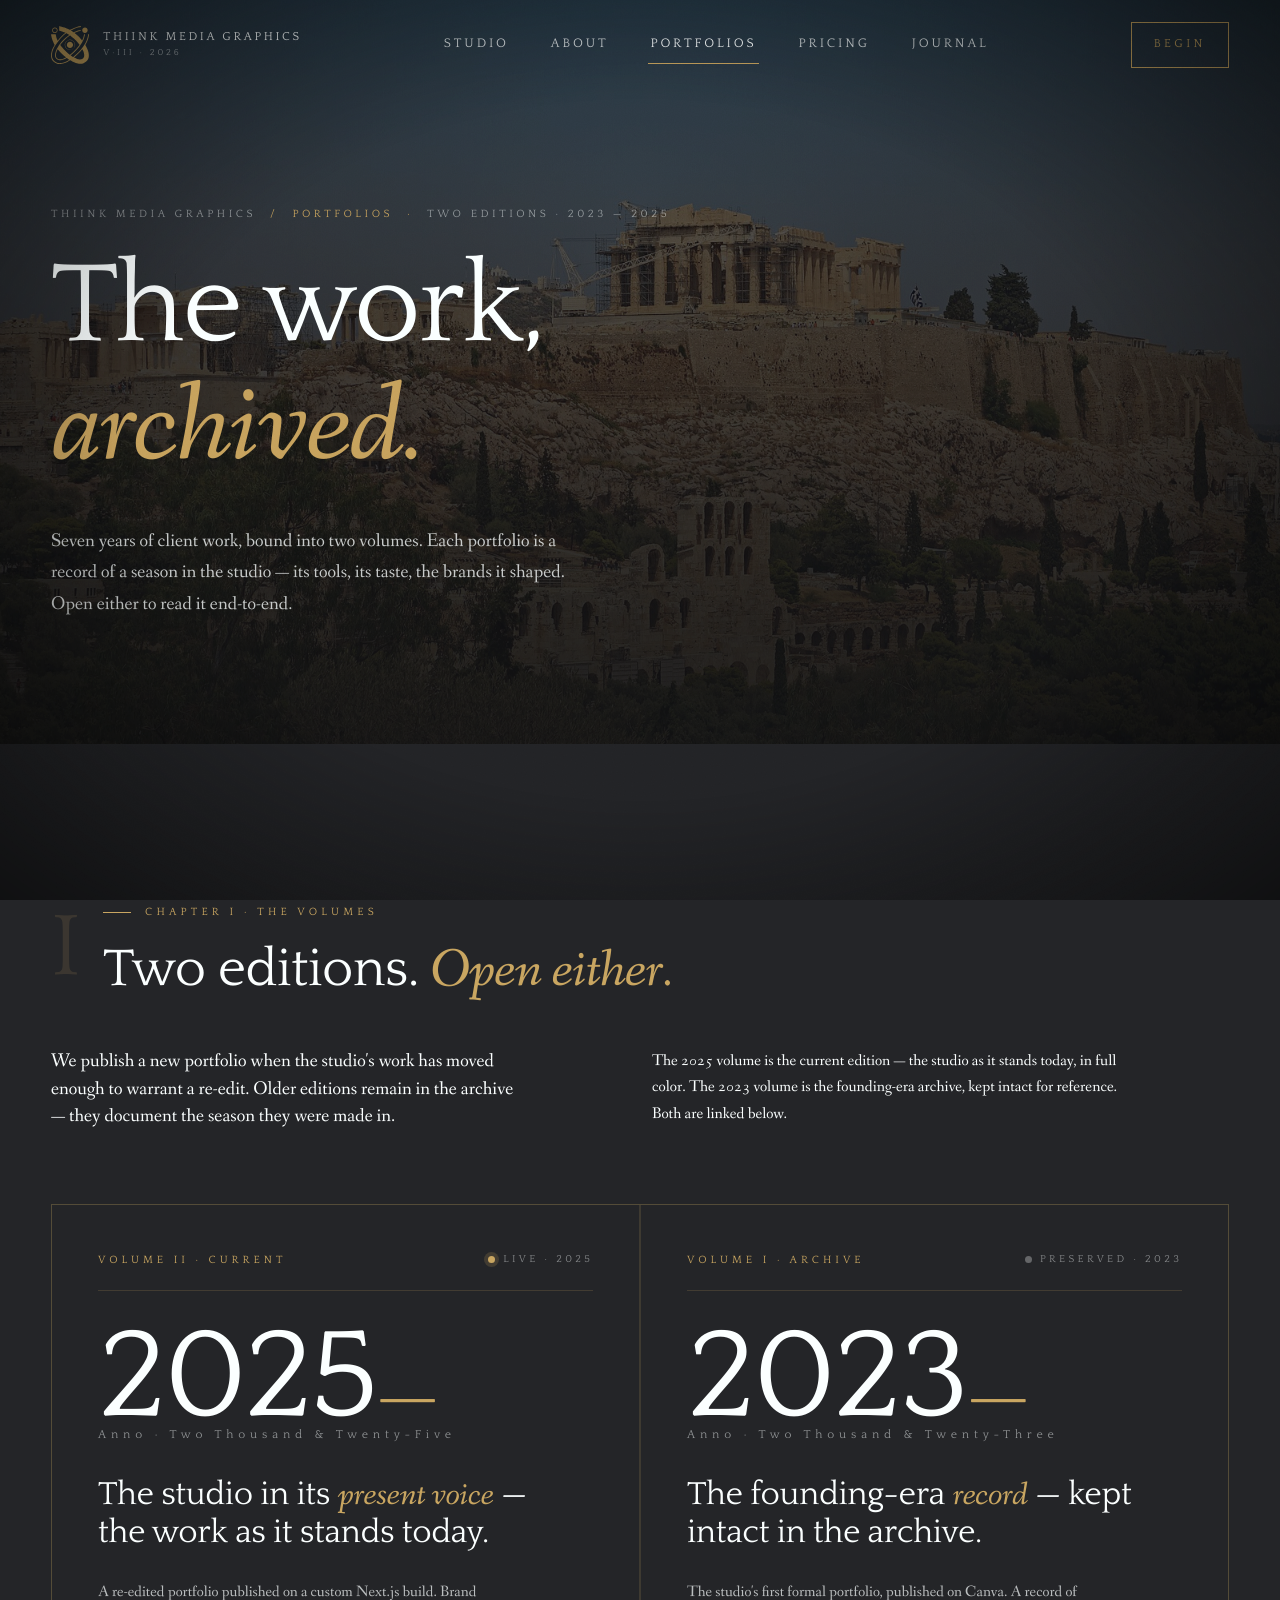
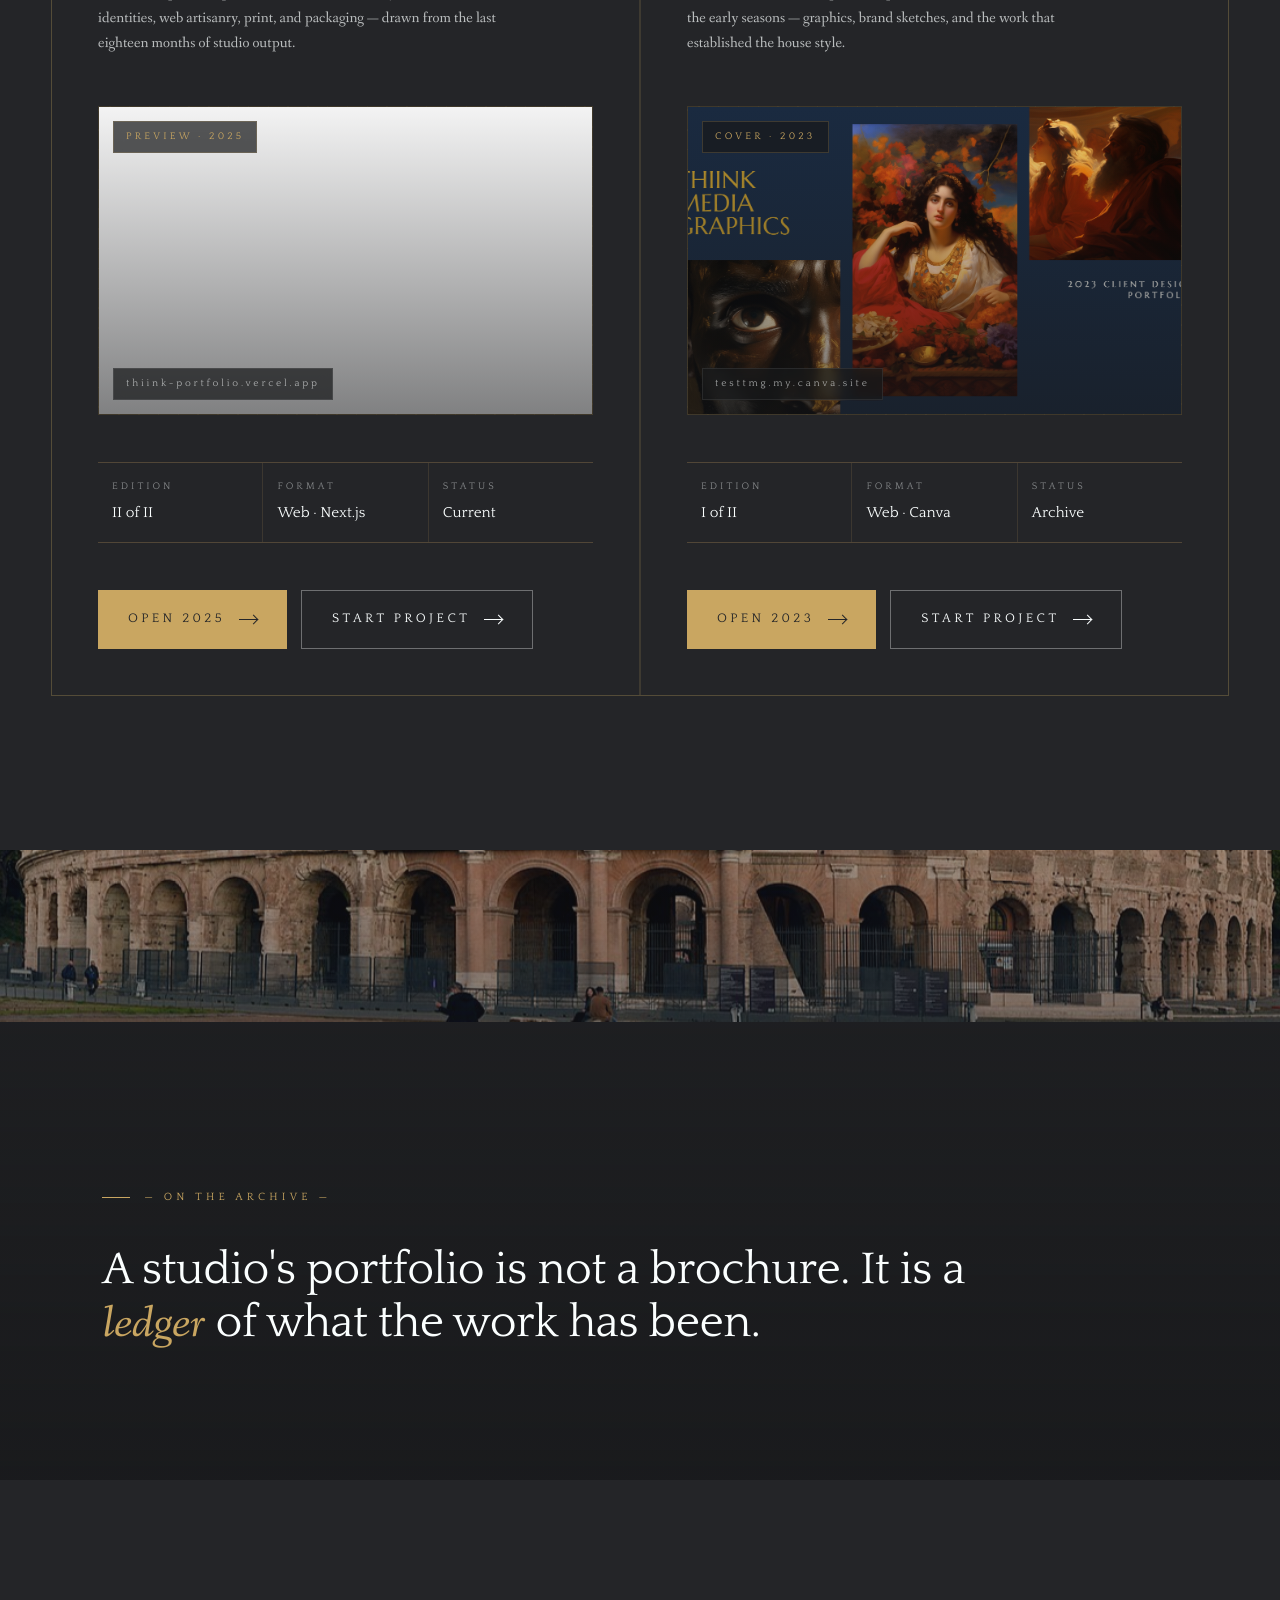
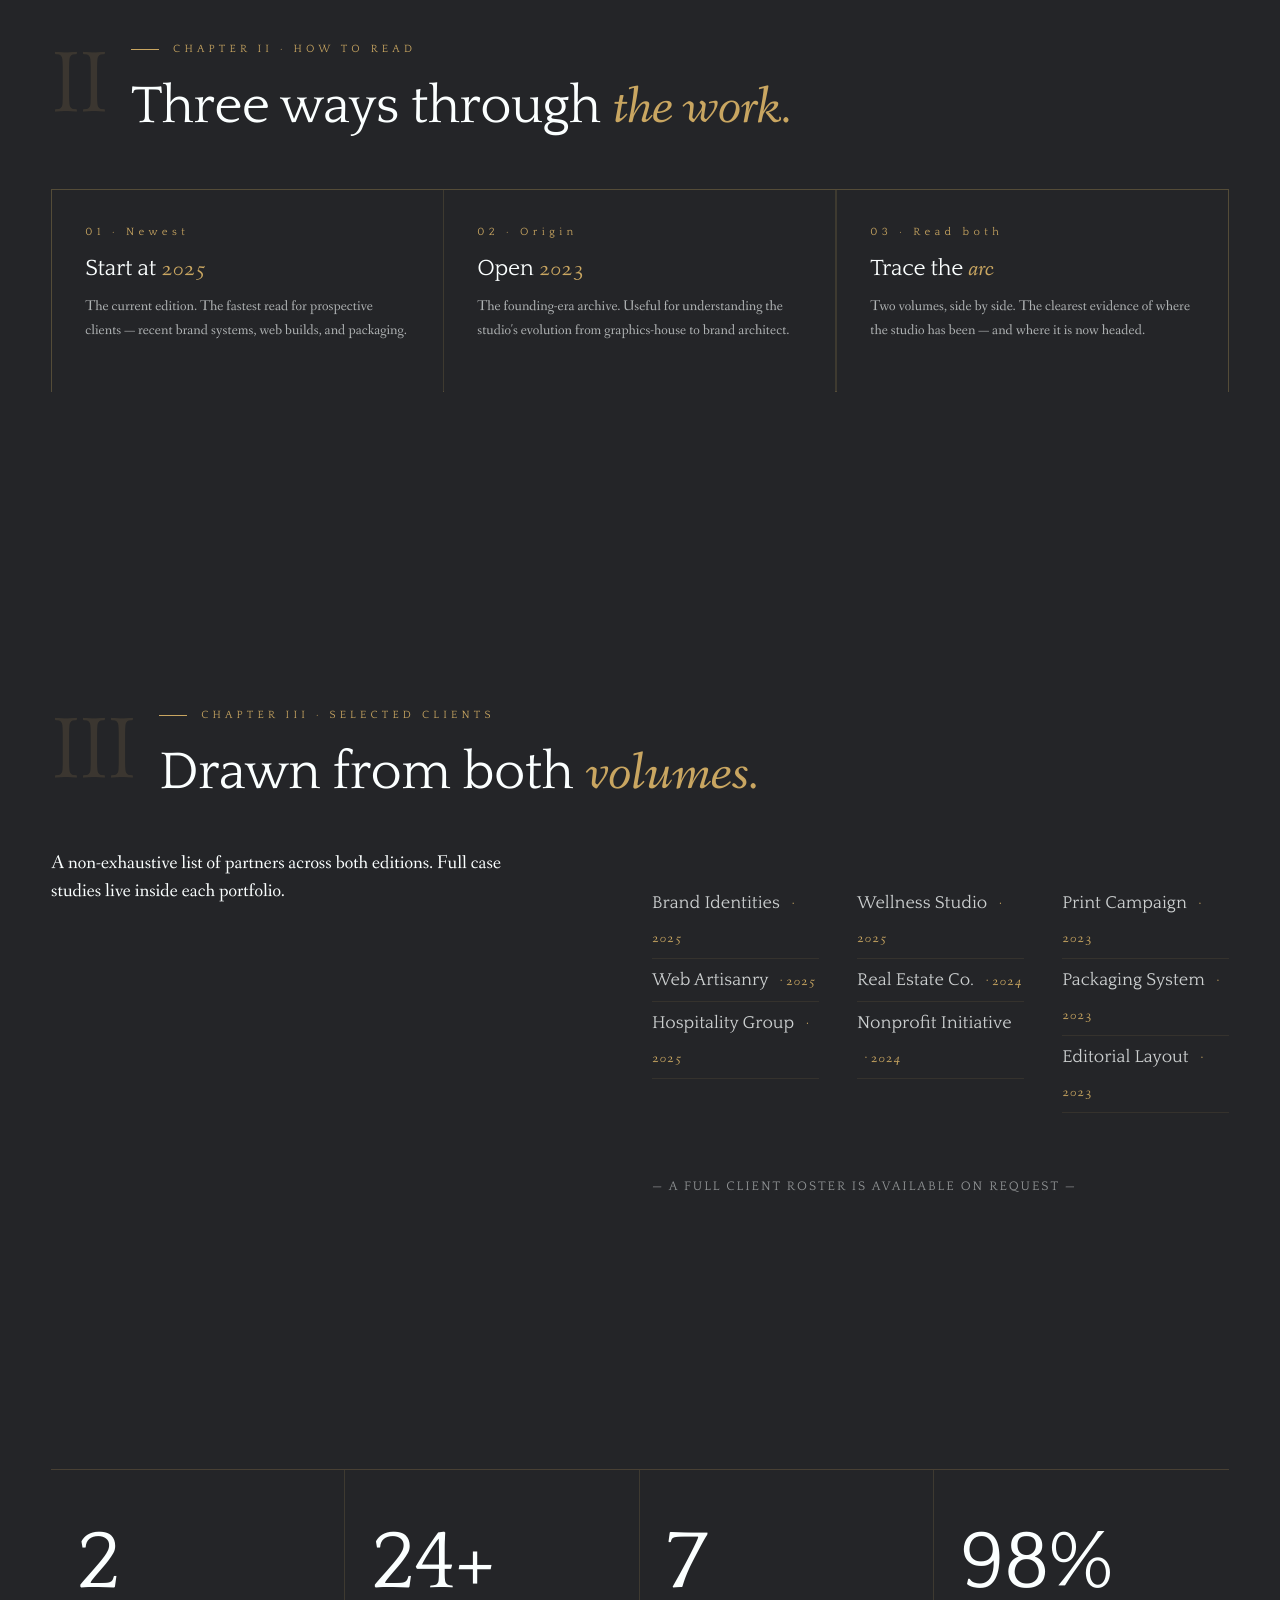
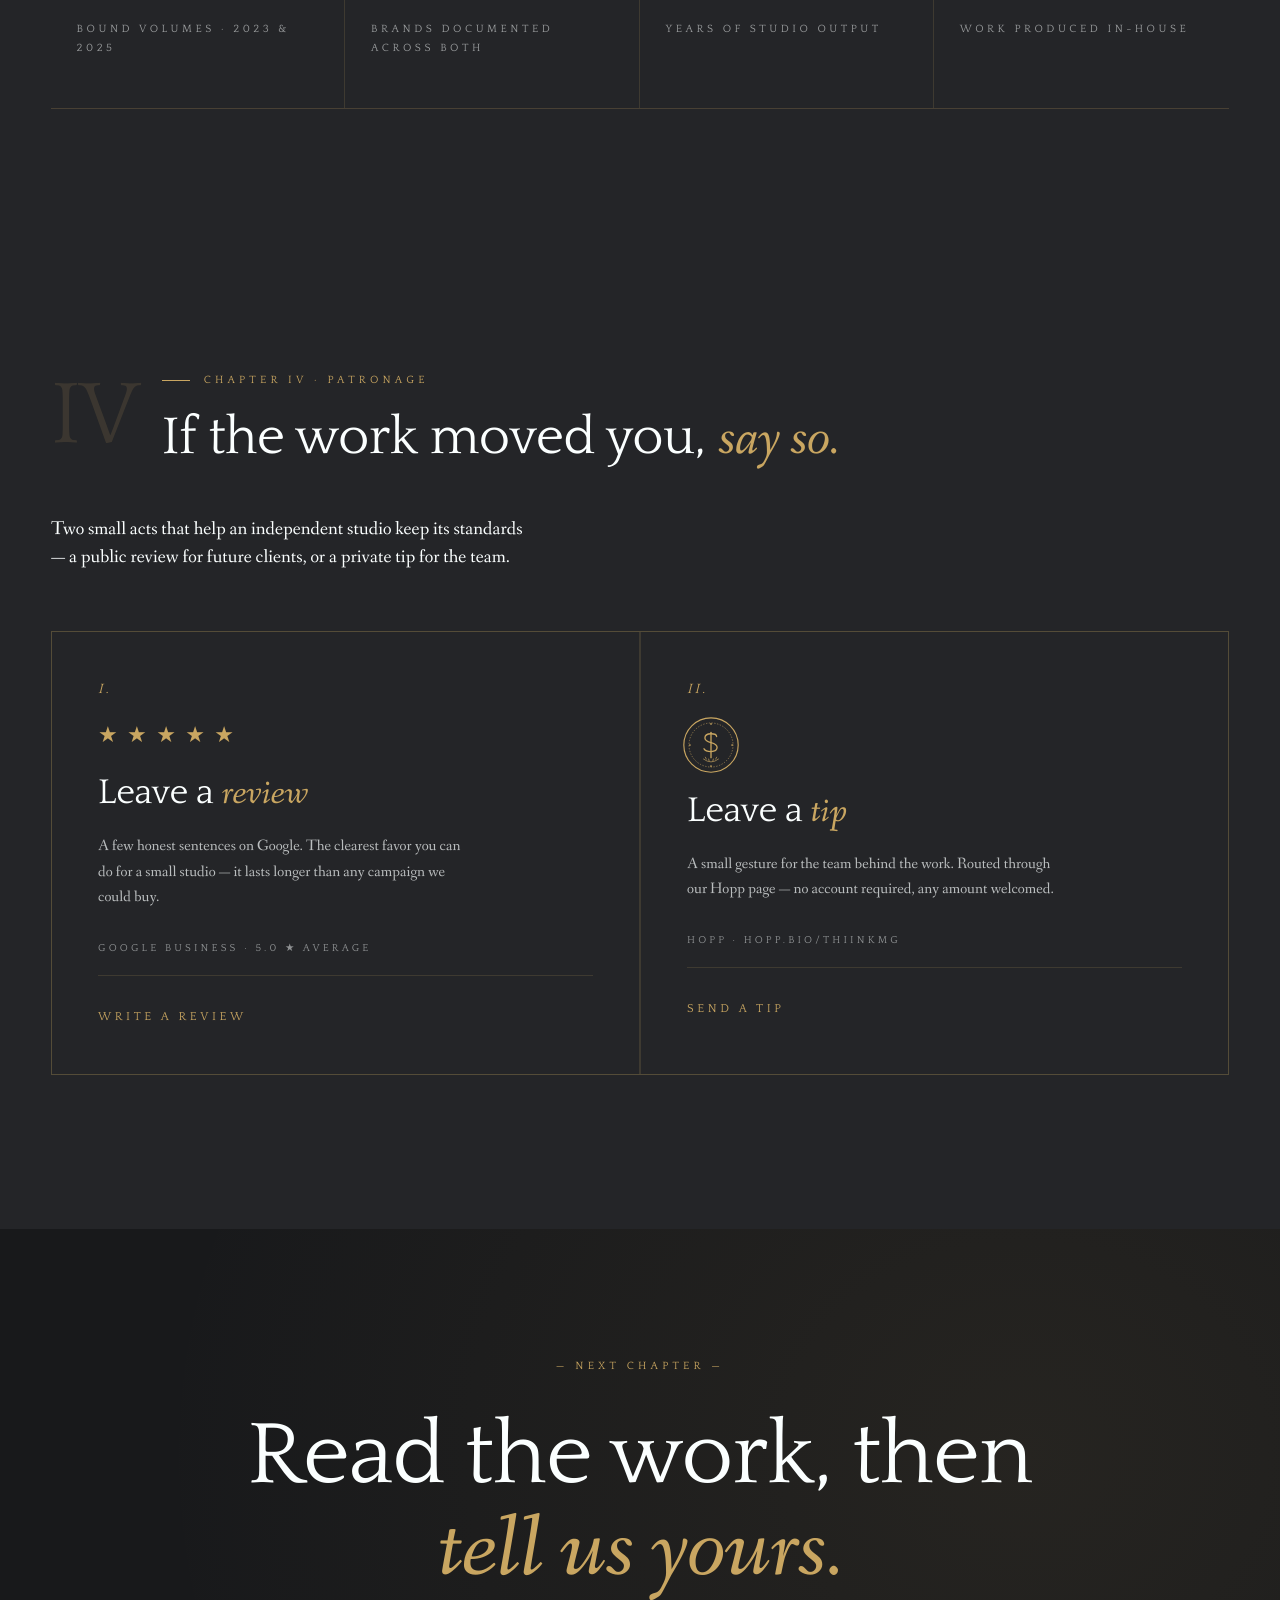
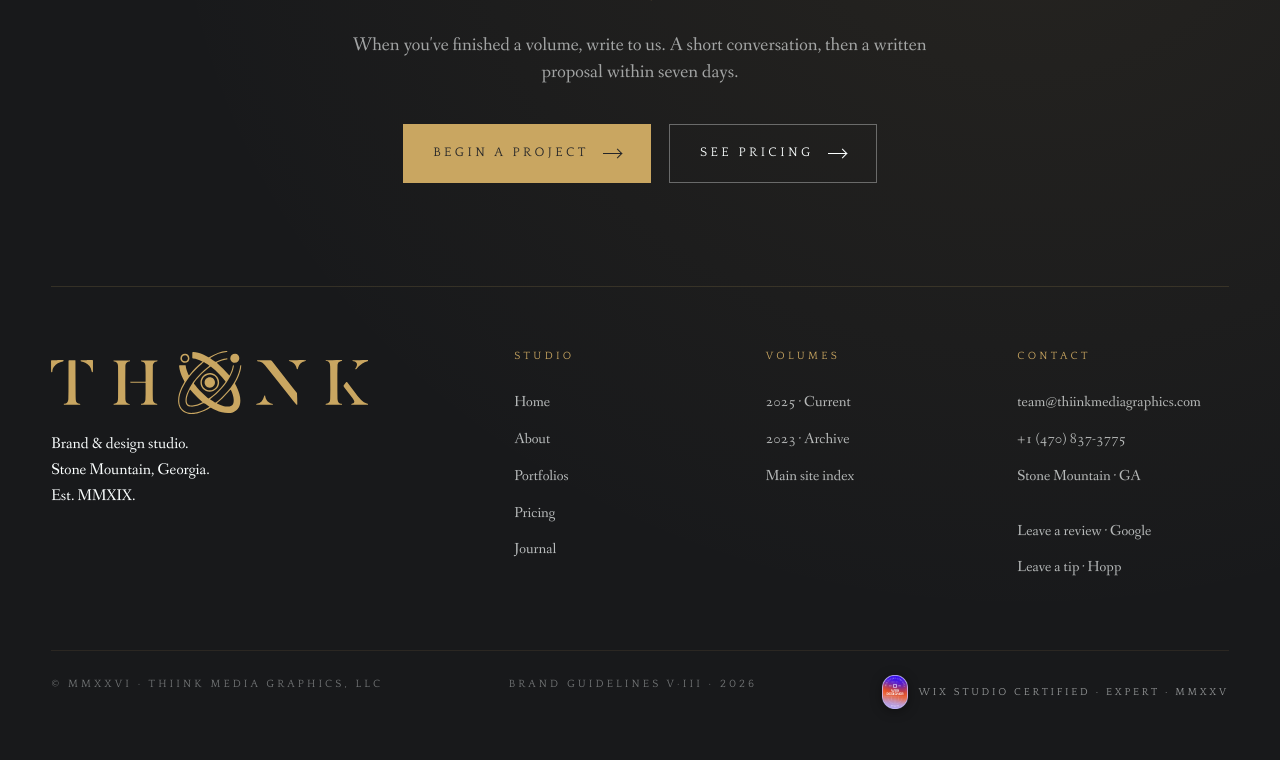
<file: project/portfolio.html>
<!DOCTYPE html>
<html lang="en">
<head>
  <meta charset="UTF-8" />
  <meta name="viewport" content="width=device-width, initial-scale=1.0" />
  <title>Portfolios — Thiink Media Graphics</title>
  <meta name="description" content="Two volumes of client work, drawn from the studio's archive. Open MMXXV for the current portfolio, or MMXXIII for the founding-era archive." />
  <link rel="stylesheet" href="assets/brand.css" />
  <link rel="icon" href="assets/logos/mark-monogram.svg" type="image/svg+xml" />

  <style>
    /* ---------- Portfolio · Volume cards ---------- */
    .volumes {
      display: grid;
      grid-template-columns: 1fr;
      gap: clamp(28px, 4vw, 56px);
      margin-top: clamp(36px, 4vw, 56px);
    }
    @media (min-width: 1080px) {
      .volumes { grid-template-columns: 1fr 1fr; gap: 1px; background: rgba(201,166,97,.16); border: 1px solid rgba(201,166,97,.16); }
    }

    .volume {
      position: relative;
      background: var(--shark-black);
      padding: clamp(32px, 3.6vw, 56px);
      display: flex;
      flex-direction: column;
      gap: clamp(22px, 2.4vw, 32px);
      overflow: hidden;
      isolation: isolate;
      transition: background .5s var(--ease-out);
    }
    .volume::before {
      content: ''; position: absolute; inset: 0; z-index: -1;
      background: radial-gradient(circle at 80% 0%, rgba(201,166,97,.16) 0%, transparent 55%);
      opacity: 0; transition: opacity .6s var(--ease-out);
    }
    .volume:hover::before { opacity: 1; }

    .volume__head {
      display: flex; align-items: baseline; justify-content: space-between; gap: 18px;
      border-bottom: 1px solid rgba(201,166,97,.18);
      padding-bottom: clamp(14px, 1.6vw, 22px);
    }
    .volume__eyebrow {
      font-family: var(--font-display);
      font-size: 11px;
      letter-spacing: 0.36em;
      text-transform: uppercase;
      color: var(--gold);
    }
    .volume__status {
      font-family: var(--font-display);
      font-size: 10.5px;
      letter-spacing: 0.32em;
      text-transform: uppercase;
      color: rgba(251,255,255,.45);
      display: inline-flex; align-items: center; gap: 8px;
    }
    .volume__status::before {
      content: ''; width: 7px; height: 7px; border-radius: 50%;
      background: rgba(251,255,255,.3);
    }
    .volume__status.is-live::before { background: var(--gold); box-shadow: 0 0 0 4px rgba(201,166,97,.18); }

    .volume__numeral {
      font-family: var(--font-display);
      font-size: clamp(72px, 10vw, 156px);
      line-height: .88;
      letter-spacing: -.02em;
      color: var(--fbffff, #fbffff);
      display: block;
    }
    .volume__numeral em {
      font-style: italic; font-family: var(--font-body); color: var(--gold);
      font-size: .58em; letter-spacing: 0; padding-left: 4px;
    }
    .volume__year {
      font-family: var(--font-display);
      font-size: 12px;
      letter-spacing: 0.4em;
      color: rgba(251,255,255,.5);
      margin-top: -8px;
    }

    .volume__title {
      font-family: var(--font-display);
      font-size: clamp(26px, 2.6vw, 38px);
      line-height: 1.08;
      max-width: 22ch;
    }
    .volume__title em { color: var(--gold); font-style: italic; font-family: var(--font-body); }

    .volume__copy {
      color: rgba(251,255,255,.7);
      font-size: 15.5px;
      max-width: 52ch;
    }

    .volume__preview {
      position: relative;
      aspect-ratio: 16 / 10;
      border: 1px solid rgba(201,166,97,.22);
      overflow: hidden;
      background:
        repeating-linear-gradient(135deg, rgba(201,166,97,.05) 0 1px, transparent 1px 14px),
        var(--shark-black-deep);
      display: block;
    }
    .volume__preview iframe {
      position: absolute;
      top: 0; left: 0;
      width: 250%;
      height: 250%;
      border: 0;
      transform: scale(.4);
      transform-origin: 0 0;
      pointer-events: none;
      background: #fff;
    }
    .volume__preview--image img {
      position: absolute;
      inset: 0;
      width: 100%;
      height: 100%;
      object-fit: cover;
      object-position: center;
      display: block;
      transition: transform 1.2s var(--ease-out);
    }
    .volume__preview--image:hover img { transform: scale(1.04); }
    .volume__preview .preview-corner {
      position: absolute;
      top: 14px; left: 14px;
      font-family: var(--font-display);
      font-size: 10px;
      letter-spacing: 0.32em;
      text-transform: uppercase;
      color: var(--gold);
      background: rgba(24,25,27,.72);
      backdrop-filter: blur(6px);
      -webkit-backdrop-filter: blur(6px);
      padding: 7px 12px;
      border: 1px solid rgba(201,166,97,.22);
      z-index: 2;
    }
    .volume__preview .preview-host {
      position: absolute;
      bottom: 14px; left: 14px;
      font-family: var(--font-display);
      font-size: 10px;
      letter-spacing: 0.28em;
      color: rgba(251,255,255,.6);
      background: rgba(24,25,27,.72);
      backdrop-filter: blur(6px);
      -webkit-backdrop-filter: blur(6px);
      padding: 7px 12px;
      border: 1px solid rgba(251,255,255,.08);
      z-index: 2;
    }
    .volume__preview::after {
      content: '';
      position: absolute; inset: 0;
      background: linear-gradient(180deg, rgba(24,25,27,.05) 0%, rgba(24,25,27,.55) 100%);
      pointer-events: none;
      z-index: 1;
    }

    .volume__meta {
      display: grid;
      grid-template-columns: repeat(3, 1fr);
      gap: 1px;
      background: rgba(201,166,97,.14);
      border-top: 1px solid rgba(201,166,97,.14);
      border-bottom: 1px solid rgba(201,166,97,.14);
    }
    .volume__meta > div {
      background: var(--shark-black);
      padding: 16px 14px;
    }
    .volume__meta dt {
      font-family: var(--font-display);
      font-size: 10px;
      letter-spacing: 0.3em;
      text-transform: uppercase;
      color: rgba(251,255,255,.45);
      margin-bottom: 6px;
    }
    .volume__meta dd {
      margin: 0;
      font-family: var(--font-display);
      font-size: 15px;
      color: var(--fbffff, #fbffff);
    }

    .volume__cta {
      display: flex; flex-wrap: wrap; gap: 14px; margin-top: auto;
    }

    /* ---------- Reference strip ---------- */
    .ref-strip {
      display: grid;
      grid-template-columns: repeat(3, 1fr);
      gap: 1px;
      background: rgba(201,166,97,.16);
      border: 1px solid rgba(201,166,97,.16);
      margin-top: clamp(36px, 4vw, 56px);
    }
    @media (max-width: 720px) { .ref-strip { grid-template-columns: 1fr; } }
    .ref-strip__cell {
      background: var(--shark-black);
      padding: clamp(24px, 2.6vw, 38px);
    }
    .ref-strip__num {
      font-family: var(--font-display);
      font-size: 11px;
      letter-spacing: 0.4em;
      color: var(--gold);
    }
    .ref-strip__h {
      font-family: var(--font-display);
      font-size: clamp(20px, 1.8vw, 26px);
      margin: 14px 0 10px;
    }
    .ref-strip__h em { color: var(--gold); font-style: italic; font-family: var(--font-body); }
    .ref-strip__p {
      color: rgba(251,255,255,.65);
      font-size: 14.5px;
    }

    /* ---------- Roster (selected clients) ---------- */
    .roster {
      column-count: 3;
      column-gap: clamp(24px, 3vw, 48px);
      margin-top: clamp(20px, 2.4vw, 32px);
      font-family: var(--font-display);
      font-size: clamp(16px, 1.4vw, 19px);
      color: rgba(251,255,255,.78);
      line-height: 1.9;
    }
    @media (max-width: 880px) { .roster { column-count: 2; } }
    @media (max-width: 540px) { .roster { column-count: 1; } }
    .roster span {
      display: block;
      break-inside: avoid;
      border-bottom: 1px solid rgba(201,166,97,.10);
      padding: 4px 0;
    }
    .roster span em {
      font-family: var(--font-body);
      font-style: italic;
      color: var(--gold);
      font-size: .78em;
      letter-spacing: .04em;
      margin-left: 8px;
    }

    /* ---------- Patronage cards ---------- */
    .patronage {
      display: grid;
      grid-template-columns: 1fr 1fr;
      gap: 1px;
      background: rgba(201,166,97,.16);
      border: 1px solid rgba(201,166,97,.16);
      margin-top: clamp(28px, 3vw, 44px);
    }
    @media (max-width: 880px) { .patronage { grid-template-columns: 1fr; } }
    .patronage__card {
      background: var(--shark-black);
      padding: clamp(32px, 3.6vw, 56px);
      display: flex;
      flex-direction: column;
      gap: 14px;
      position: relative;
      overflow: hidden;
      isolation: isolate;
      text-decoration: none;
      color: inherit;
      transition: background .5s var(--ease-out);
    }
    .patronage__card::before {
      content: ''; position: absolute; inset: 0; z-index: -1;
      background: radial-gradient(circle at 80% 0%, rgba(201,166,97,.18) 0%, transparent 55%);
      opacity: 0; transition: opacity .6s var(--ease-out);
    }
    .patronage__card:hover::before { opacity: 1; }
    .patronage__card:hover { background: var(--shark-black-deep); }
    .patronage__num {
      font-family: var(--font-display);
      font-style: italic;
      font-size: 14px;
      letter-spacing: .2em;
      color: var(--gold);
    }
    .patronage__stars {
      display: flex; gap: 6px;
      color: var(--gold);
      font-size: 22px;
      letter-spacing: .15em;
      margin: 4px 0 6px;
    }
    .patronage__coin {
      color: var(--gold);
      margin: 0 0 4px -6px;
    }
    .patronage__h {
      font-family: var(--font-display);
      font-size: clamp(28px, 2.8vw, 38px);
      line-height: 1.08;
      margin: 0;
    }
    .patronage__h em { color: var(--gold); font-style: italic; font-family: var(--font-body); }
    .patronage__p {
      color: rgba(251,255,255,.7);
      font-size: 15.5px;
      max-width: 48ch;
      margin: 6px 0 14px;
    }
    .patronage__meta {
      font-family: var(--font-display);
      font-size: 10.5px;
      letter-spacing: .3em;
      text-transform: uppercase;
      color: rgba(251,255,255,.5);
      padding-bottom: 18px;
      border-bottom: 1px solid rgba(201,166,97,.16);
    }
    .patronage__cta {
      font-family: var(--font-display);
      font-size: 12px;
      letter-spacing: .3em;
      text-transform: uppercase;
      color: var(--gold);
      display: inline-flex; align-items: center; gap: 12px;
      margin-top: 18px;
    }
    .patronage__cta .arrow {
      transition: transform .3s var(--ease-out);
    }
    .patronage__card:hover .patronage__cta .arrow {
      transform: translateX(6px);
    }
  </style>
</head>
<body data-screen-label="03 Portfolios">

  <!-- ============ NAV ============ -->
  <nav class="site-nav">
    <a href="index.html" class="nav-mark">
      <span class="nav-mark__mono" data-logo="assets/logos/mark-monogram.svg"></span>
      <span class="nav-mark__word">
        Thiink Media Graphics
        <span class="small">V·III · 2026</span>
      </span>
    </a>
    <div class="nav-links">
      <a href="index.html">Studio</a>
      <a href="about.html">About</a>
      <a href="portfolio.html" class="active">Portfolios</a>
      <a href="pricing.html">Pricing</a>
      <a href="news.html">Journal</a>
    </div>
    <a href="https://form.typeform.com/to/QtfADswh?typeform-source=www.thiinkmediagraphics.com" target="_blank" rel="noopener" class="nav-cta" data-magnetic="8">Begin</a>
    <button class="nav-toggle" aria-label="Menu"><span></span><span></span><span></span></button>
  </nav>

  <!-- ============ PAGE INTRO ============ -->
  <section class="page-intro">
    <div class="page-intro__bg" data-parallax="0.18"
         style="background-image: url('assets/img/acropolis.jpg'); background-position: center 28%;"></div>
    <div class="wrap">
      <div class="page-intro__crumbs" data-reveal>
        <span>Thiink Media Graphics</span>
        <span class="sep">/</span>
        <span class="gold">Portfolios</span>
        <span class="sep">·</span>
        <span>Two Editions · 2023 — 2025</span>
      </div>
      <h1 class="page-intro__title" data-reveal>
        <span class="line-mask"><span>The work,</span></span>
        <span class="line-mask"><span><em>archived.</em></span></span>
      </h1>
      <p class="page-intro__deck" data-reveal data-reveal-delay="3">
        Seven years of client work, bound into two volumes. Each portfolio is a record of a season in the studio — its tools, its taste, the brands it shaped. Open either to read it end-to-end.
      </p>
    </div>
  </section>

  <!-- ============ I · THE VOLUMES ============ -->
  <section class="section">
    <div class="wrap">
      <div class="kicker-row" data-reveal>
        <span class="roman">I</span>
        <div>
          <span class="eyebrow">Chapter I · The Volumes</span>
          <h2 class="section-title mt-s">Two editions. <em>Open either.</em></h2>
        </div>
      </div>

      <div class="grid12">
        <div class="col-left" data-reveal>
          <p class="lede">
            We publish a new portfolio when the studio's work has moved enough to warrant a re-edit. Older editions remain in the archive — they document the season they were made in.
          </p>
        </div>
        <div class="col-right" data-reveal data-reveal-delay="2">
          <p>
            The <em class="serif-italic">2025</em> volume is the current edition — the studio as it stands today, in full color. The <em class="serif-italic">2023</em> volume is the founding-era archive, kept intact for reference. Both are linked below.
          </p>
        </div>
      </div>

      <!-- ====== TWO VOLUMES ====== -->
      <div class="volumes">

        <!-- ============ VOLUME II · 2025 ============ -->
        <article class="volume" data-reveal>
          <div class="volume__head">
            <span class="volume__eyebrow">Volume II · Current</span>
            <span class="volume__status is-live">Live · 2025</span>
          </div>

          <div>
            <div class="volume__numeral">2025<em>—</em></div>
            <div class="volume__year">Anno · Two Thousand &amp; Twenty-Five</div>
          </div>

          <h3 class="volume__title">The studio in its <em>present voice</em> — the work as it stands today.</h3>

          <p class="volume__copy">
            A re-edited portfolio published on a custom Next.js build. Brand identities, web artisanry, print, and packaging — drawn from the last eighteen months of studio output.
          </p>

          <a href="https://thiink-portfolio.vercel.app/" target="_blank" rel="noopener" class="volume__preview" aria-label="Open the 2025 portfolio in a new tab">
            <span class="preview-corner">Preview · 2025</span>
            <span class="preview-host">thiink-portfolio.vercel.app</span>
            <iframe src="https://thiink-portfolio.vercel.app/" loading="lazy" referrerpolicy="no-referrer" sandbox="allow-scripts allow-same-origin" title="2025 Portfolio Preview" tabindex="-1"></iframe>
          </a>

          <dl class="volume__meta">
            <div>
              <dt>Edition</dt>
              <dd>II of II</dd>
            </div>
            <div>
              <dt>Format</dt>
              <dd>Web · Next.js</dd>
            </div>
            <div>
              <dt>Status</dt>
              <dd>Current</dd>
            </div>
          </dl>

          <div class="volume__cta">
            <a href="https://thiink-portfolio.vercel.app/" target="_blank" rel="noopener" class="btn btn--gold" data-magnetic="10">
              Open 2025 <span class="arrow"></span>
            </a>
            <a href="https://form.typeform.com/to/QtfADswh?typeform-source=www.thiinkmediagraphics.com" target="_blank" rel="noopener" class="btn btn--ghost">
              Start Project <span class="arrow"></span>
            </a>
          </div>
        </article>

        <!-- ============ VOLUME I · 2023 ============ -->
        <article class="volume" data-reveal data-reveal-delay="2">
          <div class="volume__head">
            <span class="volume__eyebrow">Volume I · Archive</span>
            <span class="volume__status">Preserved · 2023</span>
          </div>

          <div>
            <div class="volume__numeral">2023<em>—</em></div>
            <div class="volume__year">Anno · Two Thousand &amp; Twenty-Three</div>
          </div>

          <h3 class="volume__title">The founding-era <em>record</em> — kept intact in the archive.</h3>

          <p class="volume__copy">
            The studio's first formal portfolio, published on Canva. A record of the early seasons — graphics, brand sketches, and the work that established the house style.
          </p>

          <a href="https://testtmg.my.canva.site/thiinkmg-portfolio" target="_blank" rel="noopener" class="volume__preview volume__preview--image" aria-label="Open the 2023 portfolio in a new tab">
            <span class="preview-corner">Cover · 2023</span>
            <span class="preview-host">testtmg.my.canva.site</span>
            <img src="assets/img/portfolio-2023-cover.png" alt="2023 Client Design Portfolio — Thiink Media Graphics cover art" loading="lazy" />
          </a>

          <dl class="volume__meta">
            <div>
              <dt>Edition</dt>
              <dd>I of II</dd>
            </div>
            <div>
              <dt>Format</dt>
              <dd>Web · Canva</dd>
            </div>
            <div>
              <dt>Status</dt>
              <dd>Archive</dd>
            </div>
          </dl>

          <div class="volume__cta">
            <a href="https://testtmg.my.canva.site/thiinkmg-portfolio" target="_blank" rel="noopener" class="btn btn--gold" data-magnetic="10">
              Open 2023 <span class="arrow"></span>
            </a>
            <a href="https://form.typeform.com/to/QtfADswh?typeform-source=www.thiinkmediagraphics.com" target="_blank" rel="noopener" class="btn btn--ghost">
              Start Project <span class="arrow"></span>
            </a>
          </div>
        </article>

      </div>
    </div>
  </section>

  <!-- ============ FULL-BLEED IMAGE ============ -->
  <section class="full-bleed parallax">
    <div class="full-bleed__img" data-parallax="0.22"
         style="background-image: url('assets/img/colosseum.jpg');"></div>
    <div class="full-bleed__overlay"></div>
    <div class="full-bleed__caption wrap" data-reveal>
      <span class="eyebrow">— On the archive —</span>
      <p class="pullquote mt-m" style="max-width: 30ch;">
        A studio's portfolio is not a brochure. It is a <em>ledger</em> of what the work has been.
      </p>
    </div>
  </section>

  <!-- ============ II · HOW TO READ ============ -->
  <section class="section">
    <div class="wrap">
      <div class="kicker-row" data-reveal>
        <span class="roman">II</span>
        <div>
          <span class="eyebrow">Chapter II · How to Read</span>
          <h2 class="section-title mt-s">Three ways through <em>the work.</em></h2>
        </div>
      </div>

      <div class="ref-strip">
        <div class="ref-strip__cell" data-reveal>
          <div class="ref-strip__num">01 · Newest</div>
          <h3 class="ref-strip__h">Start at <em>2025</em></h3>
          <p class="ref-strip__p">The current edition. The fastest read for prospective clients — recent brand systems, web builds, and packaging.</p>
        </div>
        <div class="ref-strip__cell" data-reveal data-reveal-delay="1">
          <div class="ref-strip__num">02 · Origin</div>
          <h3 class="ref-strip__h">Open <em>2023</em></h3>
          <p class="ref-strip__p">The founding-era archive. Useful for understanding the studio's evolution from graphics-house to brand architect.</p>
        </div>
        <div class="ref-strip__cell" data-reveal data-reveal-delay="2">
          <div class="ref-strip__num">03 · Read both</div>
          <h3 class="ref-strip__h">Trace the <em>arc</em></h3>
          <p class="ref-strip__p">Two volumes, side by side. The clearest evidence of where the studio has been — and where it is now headed.</p>
        </div>
      </div>
    </div>
  </section>

  <!-- ============ III · SELECTED CLIENTS ============ -->
  <section class="section">
    <div class="wrap">
      <div class="kicker-row" data-reveal>
        <span class="roman">III</span>
        <div>
          <span class="eyebrow">Chapter III · Selected Clients</span>
          <h2 class="section-title mt-s">Drawn from both <em>volumes.</em></h2>
        </div>
      </div>

      <div class="grid12">
        <div class="col-left" data-reveal>
          <p class="lede">
            A non-exhaustive list of partners across both editions. Full case studies live inside each portfolio.
          </p>
        </div>
        <div class="col-right" data-reveal data-reveal-delay="2">
          <div class="roster">
            <span>Brand Identities <em>· 2025</em></span>
            <span>Web Artisanry <em>· 2025</em></span>
            <span>Hospitality Group <em>· 2025</em></span>
            <span>Wellness Studio <em>· 2025</em></span>
            <span>Real Estate Co. <em>· 2024</em></span>
            <span>Nonprofit Initiative <em>· 2024</em></span>
            <span>Print Campaign <em>· 2023</em></span>
            <span>Packaging System <em>· 2023</em></span>
            <span>Editorial Layout <em>· 2023</em></span>
          </div>
          <p class="mt-l" style="font-size: 13px; color: rgba(251,255,255,.5); font-family: var(--font-display); letter-spacing: .15em; text-transform: uppercase;">
            — A full client roster is available on request —
          </p>
        </div>
      </div>
    </div>
  </section>

  <!-- ============ STATS ============ -->
  <section class="section--tight">
    <div class="wrap">
      <div class="stats" data-reveal="fade">
        <div class="stat">
          <div class="stat__num"><span data-count="2">2</span></div>
          <div class="stat__label">Bound volumes · 2023 &amp; 2025</div>
        </div>
        <div class="stat">
          <div class="stat__num"><span data-count="25" data-count-suffix="+">25+</span></div>
          <div class="stat__label">Brands documented across both</div>
        </div>
        <div class="stat">
          <div class="stat__num"><span data-count="7">7</span></div>
          <div class="stat__label">Years of studio output</div>
        </div>
        <div class="stat">
          <div class="stat__num"><span data-count="100" data-count-suffix="%">100%</span></div>
          <div class="stat__label">Work produced in-house</div>
        </div>
      </div>
    </div>
  </section>

  <!-- ============ IV · PATRONAGE ============ -->
  <section class="section">
    <div class="wrap">
      <div class="kicker-row" data-reveal>
        <span class="roman">IV</span>
        <div>
          <span class="eyebrow">Chapter IV · Patronage</span>
          <h2 class="section-title mt-s">If the work moved you, <em>say so.</em></h2>
        </div>
      </div>

      <div class="grid12">
        <div class="col-left" data-reveal>
          <p class="lede">
            Two small acts that help an independent studio keep its standards — a public review for future clients, or a private tip for the team.
          </p>
        </div>
        <div class="col-right"></div>
      </div>

      <div class="patronage">
        <a href="https://g.page/r/Cblzq7Mndxo8EAI/review"
           target="_blank" rel="noopener"
           class="patronage__card"
           data-reveal>
          <span class="patronage__num">I.</span>
          <div class="patronage__stars" aria-hidden="true">
            <span>★</span><span>★</span><span>★</span><span>★</span><span>★</span>
          </div>
          <h3 class="patronage__h">Leave a <em>review</em></h3>
          <p class="patronage__p">A few honest sentences on Google. The clearest favor you can do for a small studio — it lasts longer than any campaign we could buy.</p>
          <span class="patronage__meta">Google Business · 5.0 ★ average</span>
          <span class="patronage__cta">Write a review <span class="arrow"></span></span>
        </a>

        <a href="https://www.hopp.bio/thiinkmg"
           target="_blank" rel="noopener"
           class="patronage__card"
           data-reveal data-reveal-delay="2">
          <span class="patronage__num">II.</span>
          <div class="patronage__coin" aria-hidden="true">
            <svg viewBox="0 0 64 64" width="60" height="60" fill="none" stroke="currentColor" stroke-linecap="round" stroke-linejoin="round">
              <!-- outer rim -->
              <circle cx="32" cy="32" r="29" stroke-width="1.2"/>
              <!-- inner dotted ring (coin field border) -->
              <circle cx="32" cy="32" r="23.5" stroke-width="0.6" stroke-dasharray="0.6 2.4"/>
              <!-- four cardinal dots (coin field markers) -->
              <circle cx="32" cy="9.5" r="0.9" fill="currentColor" stroke="none"/>
              <circle cx="32" cy="54.5" r="0.9" fill="currentColor" stroke="none"/>
              <circle cx="9.5" cy="32" r="0.9" fill="currentColor" stroke="none"/>
              <circle cx="54.5" cy="32" r="0.9" fill="currentColor" stroke="none"/>
              <!-- embossed $ -->
              <path d="M32 18.5 L32 45.5" stroke-width="1.4"/>
              <path d="M38 23 C38 21 35 20 32 20 C28.5 20 25.5 21.5 25.5 24.5 C25.5 27.5 28.5 28.5 32 29.5 C35.5 30.5 38.5 31.5 38.5 34.5 C38.5 37.5 35.5 39 32 39 C28.5 39 25.5 38 24.5 36"
                    stroke-width="1.4"/>
              <!-- laurel sprig hint at bottom -->
              <path d="M24 47 Q28 50 32 50 Q36 50 40 47" stroke-width="0.7"/>
              <path d="M27 47 L26 45 M30 49 L29.5 47 M34 49 L34.5 47 M37 47 L38 45" stroke-width="0.7"/>
            </svg>
          </div>
          <h3 class="patronage__h">Leave a <em>tip</em></h3>
          <p class="patronage__p">A small gesture for the team behind the work. Routed through our Hopp page — no account required, any amount welcomed.</p>
          <span class="patronage__meta">Hopp · hopp.bio/thiinkmg</span>
          <span class="patronage__cta">Send a tip <span class="arrow"></span></span>
        </a>
      </div>
    </div>
  </section>

  <!-- ============ FOOTER ============ -->
  <footer class="site-foot" id="contact">
    <div class="wrap">
      <div class="foot-cta" data-reveal>
        <span class="eyebrow plain center" style="justify-content:center;display:flex;">— Next chapter —</span>
        <h2 class="mt-m">Read the work, then<br/><em>tell us yours.</em></h2>
        <p class="lede muted center" style="margin: 0 auto 36px;">
          When you've finished a volume, write to us. A short conversation, then a written proposal within seven days.
        </p>
        <div class="hero__cta-row" style="justify-content:center;">
          <a href="mailto:team@thiinkmediagraphics.com" class="btn btn--gold" data-magnetic="12">Begin a Project <span class="arrow"></span></a>
          <a href="pricing.html" class="btn btn--ghost">See pricing <span class="arrow"></span></a>
        </div>
      </div>

      <div class="foot-grid">
        <div class="foot-col">
          <span class="foot-logo" data-logo="assets/logos/wordmark-greek.svg"></span>
          <p>Brand &amp; design studio.<br/>Stone Mountain, Georgia.<br/>Est. MMXIX.</p>
        </div>
        <div class="foot-col">
          <h4>Studio</h4>
          <ul>
            <li><a href="index.html">Home</a></li>
            <li><a href="about.html">About</a></li>
            <li><a href="portfolio.html">Portfolios</a></li>
            <li><a href="pricing.html">Pricing</a></li>
            <li><a href="news.html">Journal</a></li>
          </ul>
        </div>
        <div class="foot-col">
          <h4>Volumes</h4>
          <ul>
            <li><a href="https://thiink-portfolio.vercel.app/" target="_blank" rel="noopener">2025 · Current</a></li>
            <li><a href="https://testtmg.my.canva.site/thiinkmg-portfolio" target="_blank" rel="noopener">2023 · Archive</a></li>
            <li><a href="https://www.thiinkmediagraphics.com/client-portfolios" target="_blank" rel="noopener">Main site index</a></li>
          </ul>
        </div>
        <div class="foot-col">
          <h4>Contact</h4>
          <ul>
            <li><a href="mailto:team@thiinkmediagraphics.com">team@thiinkmediagraphics.com</a></li>
            <li><a href="tel:+14708373775">+1 (470) 837-3775</a></li>
            <li>Stone Mountain · GA</li>
            <li class="mt-s"><a href="https://g.page/r/Cblzq7Mndxo8EAI/review" target="_blank" rel="noopener">Leave a review · Google</a></li>
            <li><a href="https://www.hopp.bio/thiinkmg" target="_blank" rel="noopener">Leave a tip · Hopp</a></li>
          </ul>
        </div>
      </div>

      <div class="foot-base">
        <span>© MMXXVI · Thiink Media Graphics, LLC</span>
        <span>Brand Guidelines V·III · 2026</span>
        <a href="https://www.wix.com/studio/agencies" target="_blank" rel="noopener" class="foot-cert" aria-label="Wix Studio Certified Web Designer · Expert · 2025">
          <img src="assets/logos/wix-studio-certified.png" alt="" />
          <span>Wix Studio Certified · Expert · MMXXV</span>
        </a>
      </div>
    </div>
  </footer>

  <script src="assets/site.js"></script>
</body>
</html>
</file>
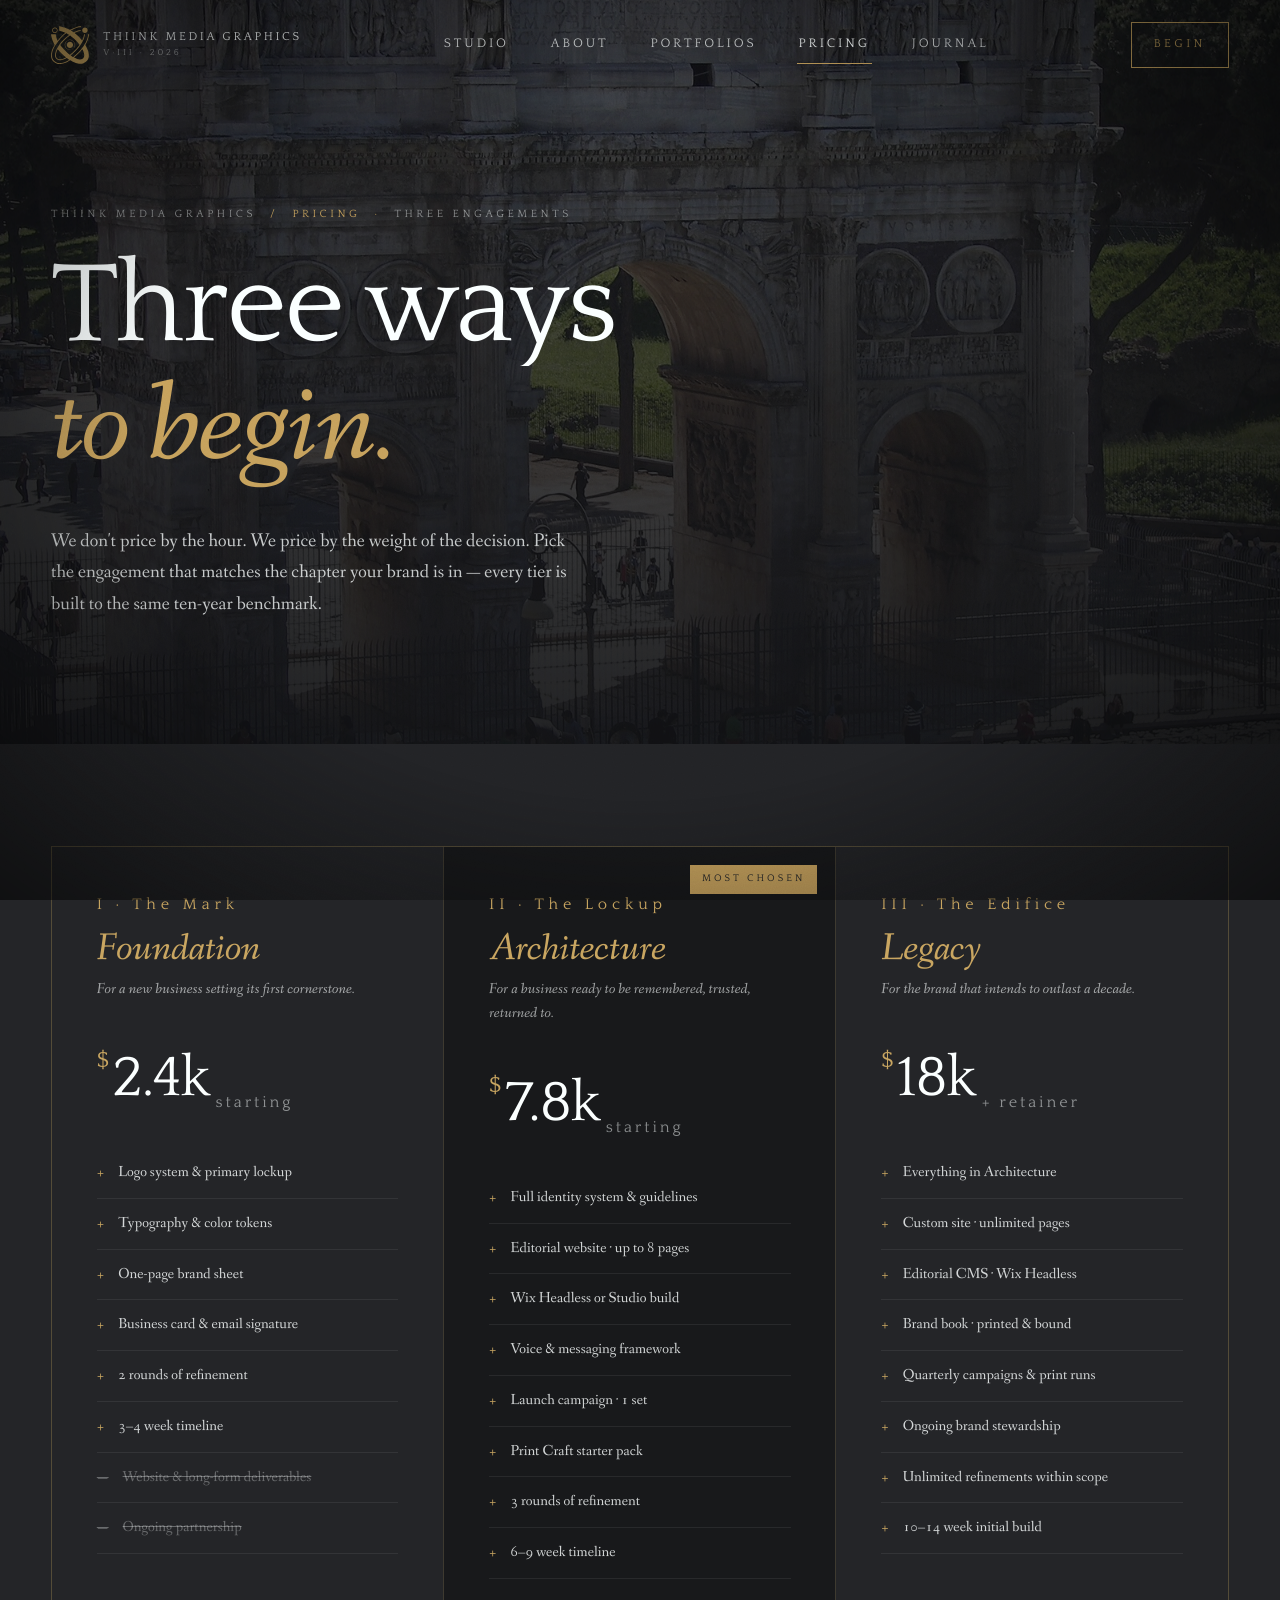
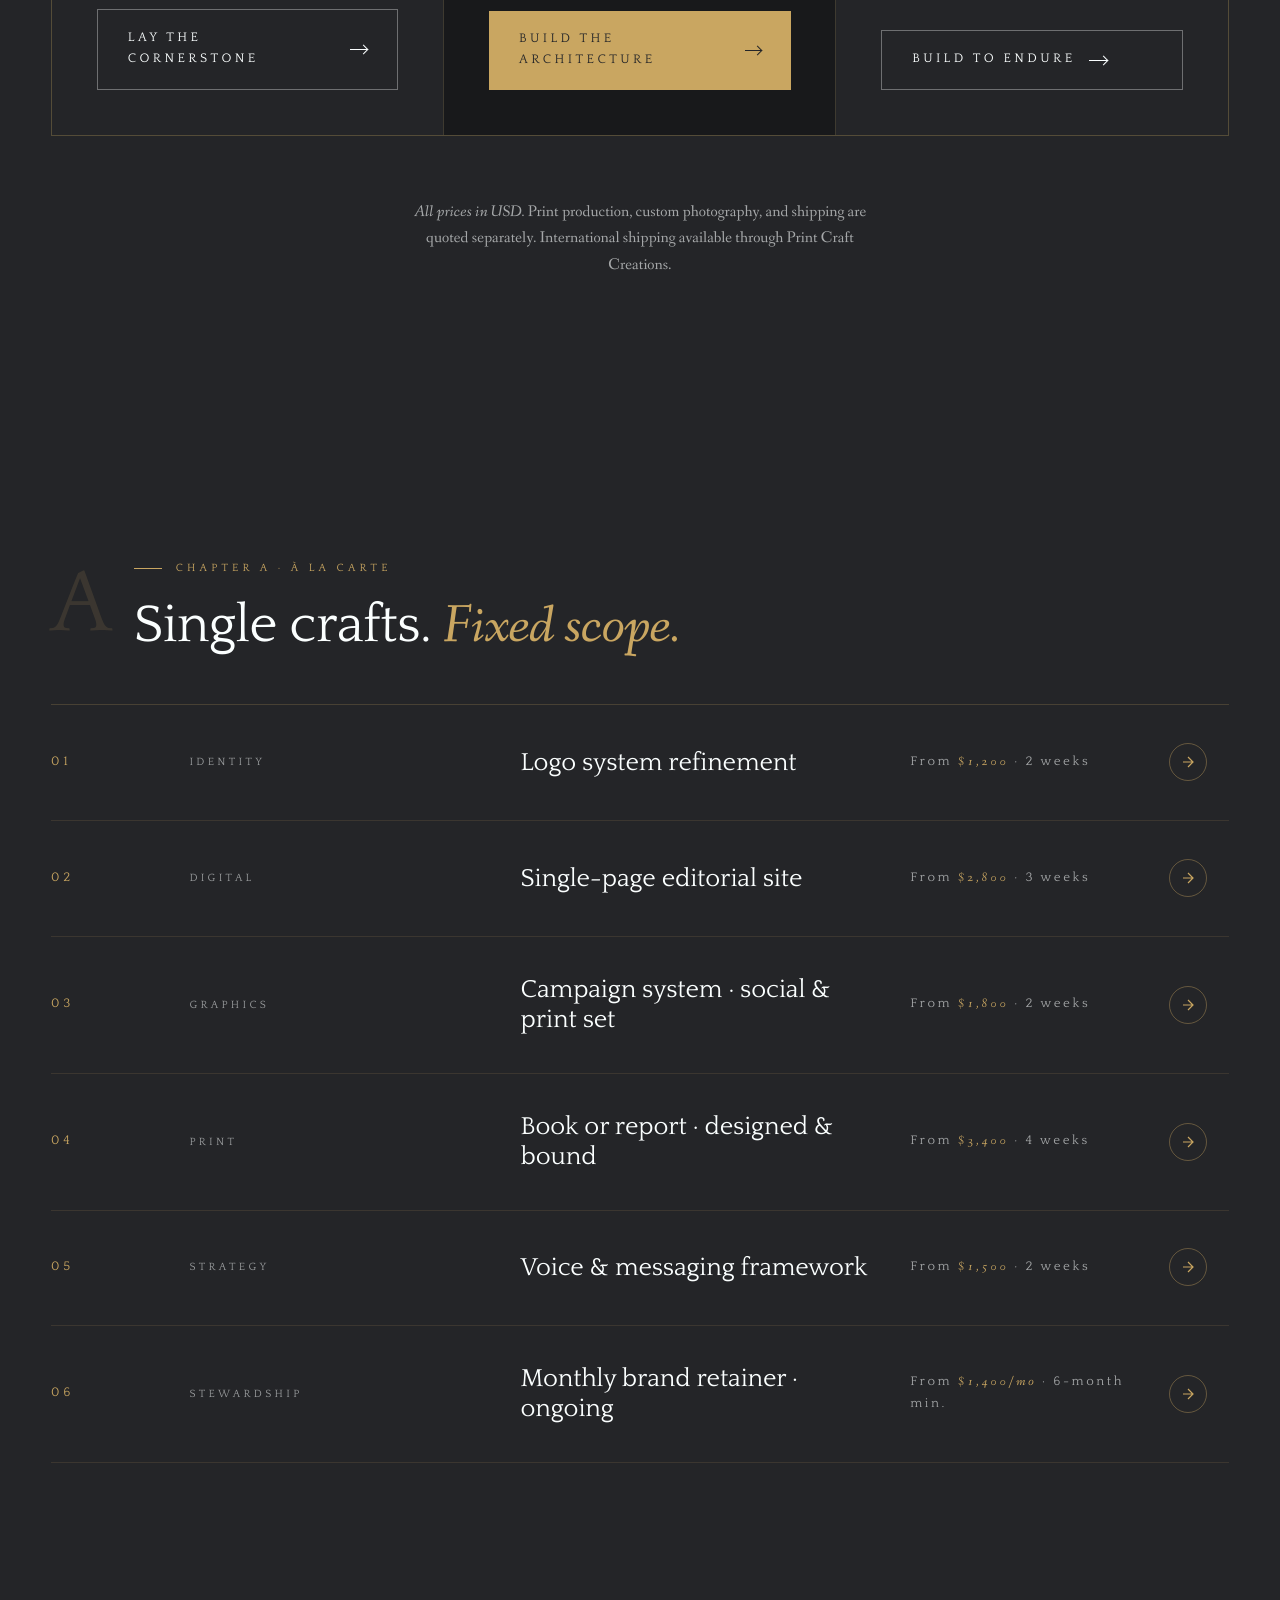
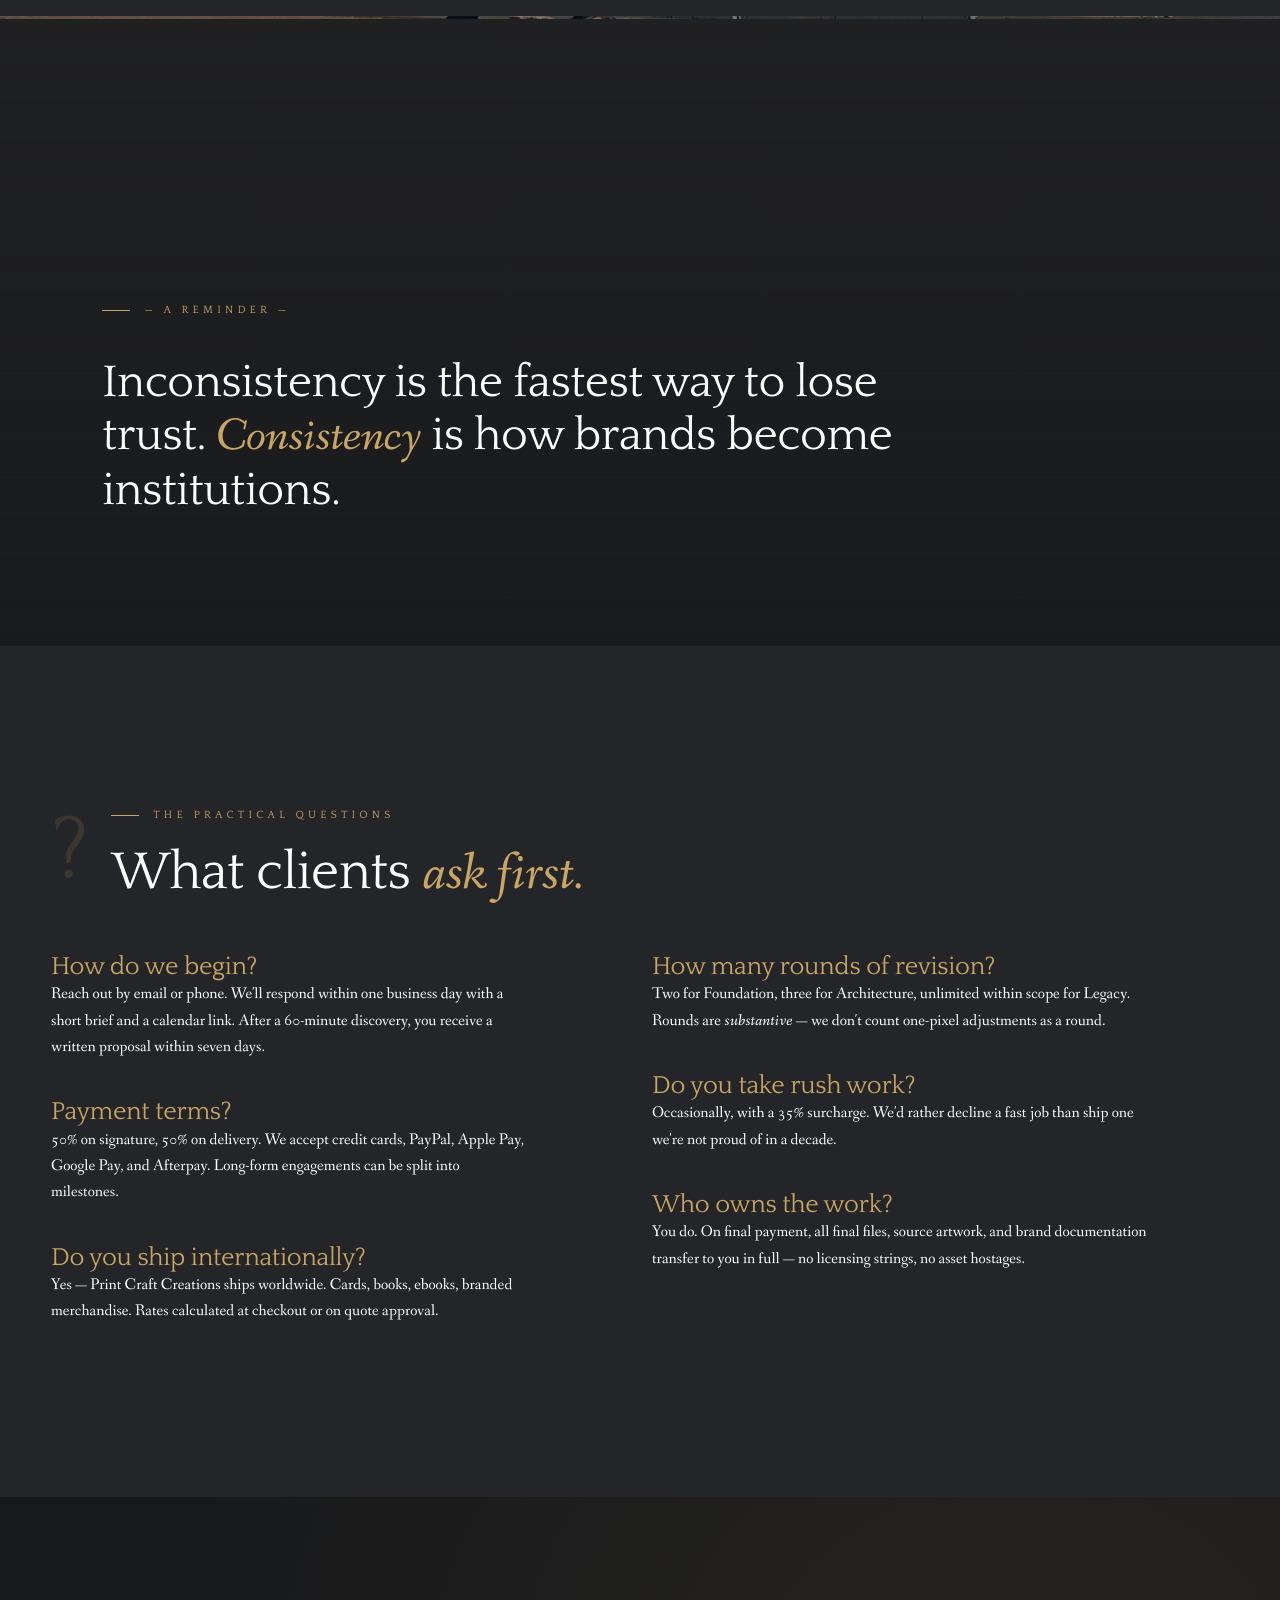
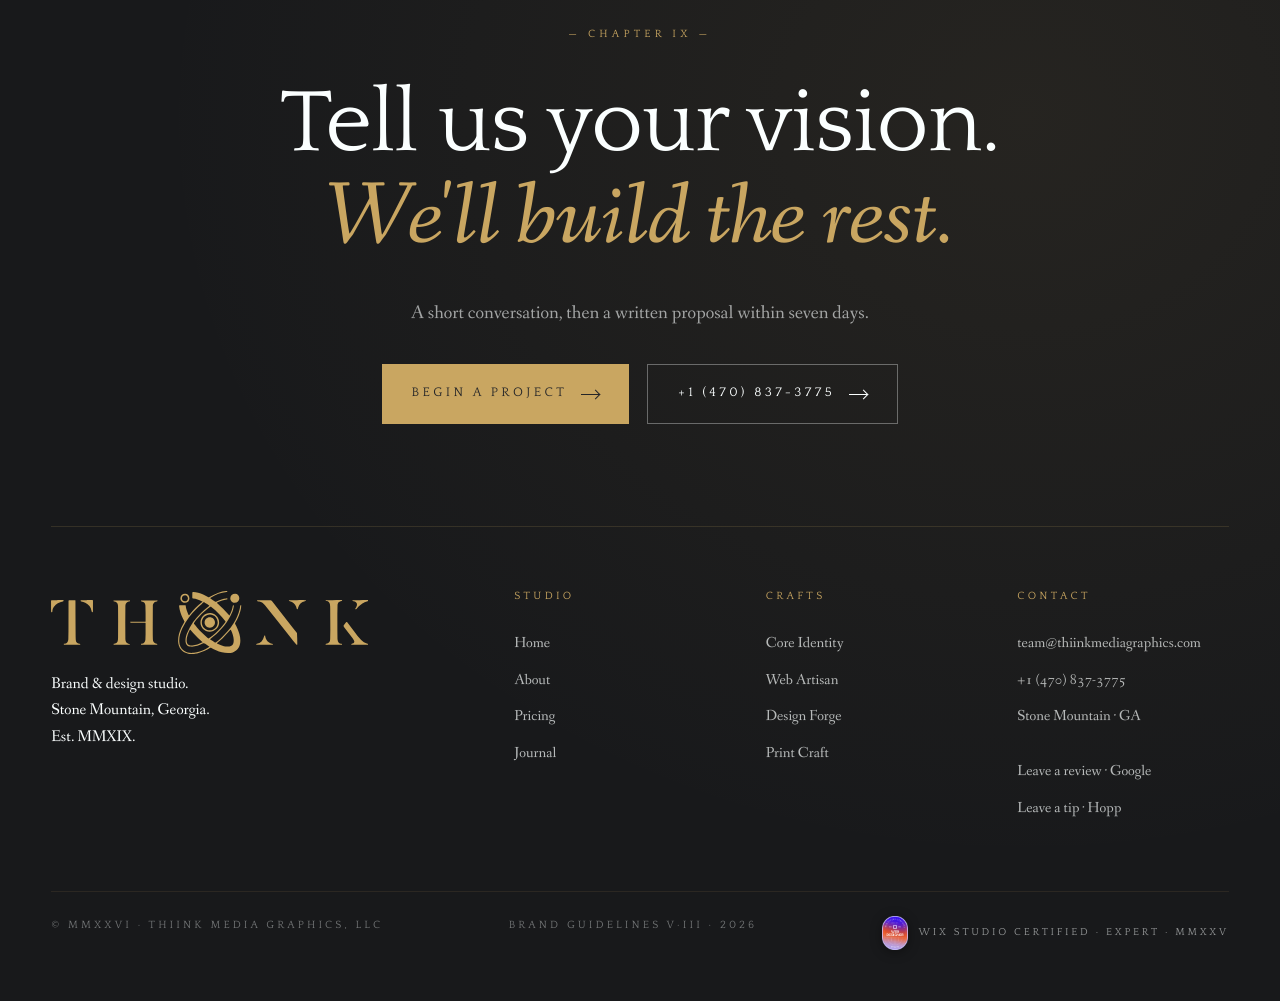
<file: project/pricing.html>
<!DOCTYPE html>
<html lang="en">
<head>
  <meta charset="UTF-8" />
  <meta name="viewport" content="width=device-width, initial-scale=1.0" />
  <title>Pricing — Thiink Media Graphics</title>
  <meta name="description" content="Three engagement levels. No corporate filler. Every package built to a ten-year benchmark." />
  <link rel="stylesheet" href="assets/brand.css" />
  <link rel="icon" href="assets/logos/mark-monogram.svg" type="image/svg+xml" />
</head>
<body data-screen-label="03 Pricing">

  <!-- ============ NAV ============ -->
  <nav class="site-nav">
    <a href="index.html" class="nav-mark">
      <span class="nav-mark__mono" data-logo="assets/logos/mark-monogram.svg"></span>
      <span class="nav-mark__word">
        Thiink Media Graphics
        <span class="small">V·III · 2026</span>
      </span>
    </a>
    <div class="nav-links">
      <a href="index.html">Studio</a>
      <a href="about.html">About</a>
      <a href="portfolio.html">Portfolios</a>
      <a href="pricing.html" class="active">Pricing</a>
      <a href="news.html">Journal</a>
    </div>
    <a href="https://form.typeform.com/to/QtfADswh?typeform-source=www.thiinkmediagraphics.com" target="_blank" rel="noopener" class="nav-cta" data-magnetic="8">Begin</a>
    <button class="nav-toggle" aria-label="Menu"><span></span><span></span><span></span></button>
  </nav>

  <!-- ============ PAGE INTRO ============ -->
  <section class="page-intro">
    <div class="page-intro__bg" data-parallax="0.18"
         style="background-image: url('assets/img/roman-arch.jpg');"></div>
    <div class="wrap">
      <div class="page-intro__crumbs" data-reveal>
        <span>Thiink Media Graphics</span>
        <span class="sep">/</span>
        <span class="gold">Pricing</span>
        <span class="sep">·</span>
        <span>Three Engagements</span>
      </div>
      <h1 class="page-intro__title" data-reveal>
        <span class="line-mask"><span>Three ways</span></span>
        <span class="line-mask"><span><em>to begin.</em></span></span>
      </h1>
      <p class="page-intro__deck" data-reveal data-reveal-delay="3">
        We don't price by the hour. We price by the weight of the decision. Pick the engagement that matches the chapter your brand is in — every tier is built to the same ten-year benchmark.
      </p>
    </div>
  </section>

  <!-- ============ TIERS ============ -->
  <section class="section--tight">
    <div class="wrap">
      <div class="tier-grid" data-reveal="fade">

        <!-- TIER I -->
        <article class="tier">
          <div class="tier__roman">I · The Mark</div>
          <h2 class="tier__name"><em>Foundation</em></h2>
          <p class="tier__sub">For a new business setting its first cornerstone.</p>
          <div class="tier__price"><sup>$</sup>2.4k<sub>starting</sub></div>
          <ul class="tier__features">
            <li>Logo system &amp; primary lockup</li>
            <li>Typography &amp; color tokens</li>
            <li>One-page brand sheet</li>
            <li>Business card &amp; email signature</li>
            <li>2 rounds of refinement</li>
            <li>3–4 week timeline</li>
            <li class="muted">Website &amp; long-form deliverables</li>
            <li class="muted">Ongoing partnership</li>
          </ul>
          <a href="#contact" class="btn btn--ghost">Lay the cornerstone <span class="arrow"></span></a>
        </article>

        <!-- TIER II — FEATURED -->
        <article class="tier tier--featured">
          <div class="tier__roman">II · The Lockup</div>
          <h2 class="tier__name"><em>Architecture</em></h2>
          <p class="tier__sub">For a business ready to be remembered, trusted, returned to.</p>
          <div class="tier__price"><sup>$</sup>7.8k<sub>starting</sub></div>
          <ul class="tier__features">
            <li>Full identity system &amp; guidelines</li>
            <li>Editorial website · up to 8 pages</li>
            <li>Wix Headless or Studio build</li>
            <li>Voice &amp; messaging framework</li>
            <li>Launch campaign · 1 set</li>
            <li>Print Craft starter pack</li>
            <li>3 rounds of refinement</li>
            <li>6–9 week timeline</li>
          </ul>
          <a href="#contact" class="btn btn--gold">Build the architecture <span class="arrow"></span></a>
        </article>

        <!-- TIER III -->
        <article class="tier">
          <div class="tier__roman">III · The Edifice</div>
          <h2 class="tier__name"><em>Legacy</em></h2>
          <p class="tier__sub">For the brand that intends to outlast a decade.</p>
          <div class="tier__price"><sup>$</sup>18k<sub>+ retainer</sub></div>
          <ul class="tier__features">
            <li>Everything in Architecture</li>
            <li>Custom site · unlimited pages</li>
            <li>Editorial CMS · Wix Headless</li>
            <li>Brand book · printed &amp; bound</li>
            <li>Quarterly campaigns &amp; print runs</li>
            <li>Ongoing brand stewardship</li>
            <li>Unlimited refinements within scope</li>
            <li>10–14 week initial build</li>
          </ul>
          <a href="#contact" class="btn btn--ghost">Build to endure <span class="arrow"></span></a>
        </article>

      </div>

      <p class="muted center mt-l" style="margin-inline:auto;max-width:60ch;">
        <em class="serif-italic">All prices in USD.</em> Print production, custom photography, and shipping are quoted separately. International shipping available through Print Craft Creations.
      </p>
    </div>
  </section>

  <!-- ============ ADD-ONS ============ -->
  <section class="section">
    <div class="wrap">
      <div class="kicker-row" data-reveal>
        <span class="roman">A</span>
        <div>
          <span class="eyebrow">Chapter A · À la Carte</span>
          <h2 class="section-title mt-s">Single crafts. <em>Fixed scope.</em></h2>
        </div>
      </div>

      <div class="news-list">
        <div class="news-row" data-reveal>
          <span class="news-row__num">01</span>
          <span class="news-row__cat">Identity</span>
          <span class="news-row__title">Logo system refinement</span>
          <span class="news-row__date">From <em class="gold serif-italic">$1,200</em> · 2 weeks</span>
          <span class="news-row__arrow">
            <svg width="14" height="14" viewBox="0 0 14 14" fill="none"><path d="M2 7h10M7 2l5 5-5 5" stroke="currentColor" stroke-width="1.2"/></svg>
          </span>
        </div>
        <div class="news-row" data-reveal>
          <span class="news-row__num">02</span>
          <span class="news-row__cat">Digital</span>
          <span class="news-row__title">Single-page editorial site</span>
          <span class="news-row__date">From <em class="gold serif-italic">$2,800</em> · 3 weeks</span>
          <span class="news-row__arrow">
            <svg width="14" height="14" viewBox="0 0 14 14" fill="none"><path d="M2 7h10M7 2l5 5-5 5" stroke="currentColor" stroke-width="1.2"/></svg>
          </span>
        </div>
        <div class="news-row" data-reveal>
          <span class="news-row__num">03</span>
          <span class="news-row__cat">Graphics</span>
          <span class="news-row__title">Campaign system · social &amp; print set</span>
          <span class="news-row__date">From <em class="gold serif-italic">$1,800</em> · 2 weeks</span>
          <span class="news-row__arrow">
            <svg width="14" height="14" viewBox="0 0 14 14" fill="none"><path d="M2 7h10M7 2l5 5-5 5" stroke="currentColor" stroke-width="1.2"/></svg>
          </span>
        </div>
        <div class="news-row" data-reveal>
          <span class="news-row__num">04</span>
          <span class="news-row__cat">Print</span>
          <span class="news-row__title">Book or report · designed &amp; bound</span>
          <span class="news-row__date">From <em class="gold serif-italic">$3,400</em> · 4 weeks</span>
          <span class="news-row__arrow">
            <svg width="14" height="14" viewBox="0 0 14 14" fill="none"><path d="M2 7h10M7 2l5 5-5 5" stroke="currentColor" stroke-width="1.2"/></svg>
          </span>
        </div>
        <div class="news-row" data-reveal>
          <span class="news-row__num">05</span>
          <span class="news-row__cat">Strategy</span>
          <span class="news-row__title">Voice &amp; messaging framework</span>
          <span class="news-row__date">From <em class="gold serif-italic">$1,500</em> · 2 weeks</span>
          <span class="news-row__arrow">
            <svg width="14" height="14" viewBox="0 0 14 14" fill="none"><path d="M2 7h10M7 2l5 5-5 5" stroke="currentColor" stroke-width="1.2"/></svg>
          </span>
        </div>
        <div class="news-row" data-reveal>
          <span class="news-row__num">06</span>
          <span class="news-row__cat">Stewardship</span>
          <span class="news-row__title">Monthly brand retainer · ongoing</span>
          <span class="news-row__date">From <em class="gold serif-italic">$1,400/mo</em> · 6-month min.</span>
          <span class="news-row__arrow">
            <svg width="14" height="14" viewBox="0 0 14 14" fill="none"><path d="M2 7h10M7 2l5 5-5 5" stroke="currentColor" stroke-width="1.2"/></svg>
          </span>
        </div>
      </div>
    </div>
  </section>

  <!-- ============ FULL-BLEED CTA ============ -->
  <section class="full-bleed parallax">
    <div class="full-bleed__img" data-parallax="0.22"
         style="background-image: url('assets/img/colosseum.jpg');"></div>
    <div class="full-bleed__overlay"></div>
    <div class="full-bleed__caption wrap" data-reveal>
      <span class="eyebrow">— A Reminder —</span>
      <p class="pullquote mt-m" style="max-width: 28ch;">
        Inconsistency is the fastest way to lose trust. <em>Consistency</em> is how brands become institutions.
      </p>
    </div>
  </section>

  <!-- ============ FAQ ============ -->
  <section class="section">
    <div class="wrap">
      <div class="kicker-row" data-reveal>
        <span class="roman">?</span>
        <div>
          <span class="eyebrow">The Practical Questions</span>
          <h2 class="section-title mt-s">What clients <em>ask first.</em></h2>
        </div>
      </div>

      <div class="grid12">
        <div class="col-left" data-reveal>
          <h3 style="font-size: var(--fs-h3); color: var(--gold);">How do we begin?</h3>
          <p>Reach out by email or phone. We'll respond within one business day with a short brief and a calendar link. After a 60-minute discovery, you receive a written proposal within seven days.</p>

          <h3 style="font-size: var(--fs-h3); color: var(--gold); margin-top: 36px;">Payment terms?</h3>
          <p>50% on signature, 50% on delivery. We accept credit cards, PayPal, Apple Pay, Google Pay, and Afterpay. Long-form engagements can be split into milestones.</p>

          <h3 style="font-size: var(--fs-h3); color: var(--gold); margin-top: 36px;">Do you ship internationally?</h3>
          <p>Yes — Print Craft Creations ships worldwide. Cards, books, ebooks, branded merchandise. Rates calculated at checkout or on quote approval.</p>
        </div>
        <div class="col-right" data-reveal data-reveal-delay="2">
          <h3 style="font-size: var(--fs-h3); color: var(--gold);">How many rounds of revision?</h3>
          <p>Two for Foundation, three for Architecture, unlimited within scope for Legacy. Rounds are <em class="serif-italic">substantive</em> — we don't count one-pixel adjustments as a round.</p>

          <h3 style="font-size: var(--fs-h3); color: var(--gold); margin-top: 36px;">Do you take rush work?</h3>
          <p>Occasionally, with a 35% surcharge. We'd rather decline a fast job than ship one we're not proud of in a decade.</p>

          <h3 style="font-size: var(--fs-h3); color: var(--gold); margin-top: 36px;">Who owns the work?</h3>
          <p>You do. On final payment, all final files, source artwork, and brand documentation transfer to you in full — no licensing strings, no asset hostages.</p>
        </div>
      </div>
    </div>
  </section>

  <!-- ============ FOOTER ============ -->
  <footer class="site-foot" id="contact">
    <div class="wrap">
      <div class="foot-cta" data-reveal>
        <span class="eyebrow plain center" style="justify-content:center;display:flex;">— Chapter IX —</span>
        <h2 class="mt-m">Tell us your vision.<br/><em>We'll build the rest.</em></h2>
        <p class="lede muted center" style="margin: 0 auto 36px;">
          A short conversation, then a written proposal within seven days.
        </p>
        <div class="hero__cta-row" style="justify-content:center;">
          <a href="mailto:team@thiinkmediagraphics.com" class="btn btn--gold" data-magnetic="12">Begin a Project <span class="arrow"></span></a>
          <a href="tel:+14708373775" class="btn btn--ghost">+1 (470) 837-3775 <span class="arrow"></span></a>
        </div>
      </div>

      <div class="foot-grid">
        <div class="foot-col">
          <span class="foot-logo" data-logo="assets/logos/wordmark-greek.svg"></span>
          <p>Brand &amp; design studio.<br/>Stone Mountain, Georgia.<br/>Est. MMXIX.</p>
        </div>
        <div class="foot-col">
          <h4>Studio</h4>
          <ul>
            <li><a href="index.html">Home</a></li>
            <li><a href="about.html">About</a></li>
            <li><a href="pricing.html">Pricing</a></li>
            <li><a href="news.html">Journal</a></li>
          </ul>
        </div>
        <div class="foot-col">
          <h4>Crafts</h4>
          <ul>
            <li>Core Identity</li>
            <li>Web Artisan</li>
            <li>Design Forge</li>
            <li>Print Craft</li>
          </ul>
        </div>
        <div class="foot-col">
          <h4>Contact</h4>
          <ul>
            <li><a href="mailto:team@thiinkmediagraphics.com">team@thiinkmediagraphics.com</a></li>
            <li><a href="tel:+14708373775">+1 (470) 837-3775</a></li>
            <li>Stone Mountain · GA</li>
            <li class="mt-s"><a href="https://g.page/r/Cblzq7Mndxo8EAI/review" target="_blank" rel="noopener">Leave a review · Google</a></li>
            <li><a href="https://www.hopp.bio/thiinkmg" target="_blank" rel="noopener">Leave a tip · Hopp</a></li>
          </ul>
        </div>
      </div>

      <div class="foot-base">
        <span>© MMXXVI · Thiink Media Graphics, LLC</span>
        <span>Brand Guidelines V·III · 2026</span>
        <a href="https://www.wix.com/studio/agencies" target="_blank" rel="noopener" class="foot-cert" aria-label="Wix Studio Certified Web Designer · Expert · 2025">
          <img src="assets/logos/wix-studio-certified.png" alt="" />
          <span>Wix Studio Certified · Expert · MMXXV</span>
        </a>
      </div>
    </div>
  </footer>

  <script src="assets/site.js"></script>
</body>
</html>
</file>
<file: assets/brand.css>
/* ===================================================================
   Thiink Media Graphics — V3 · 2026
   Cinematic site stylesheet
   "Carved from stone, not printed on paper."
   =================================================================== */

@import url('https://fonts.googleapis.com/css2?family=Quattrocento&family=Fanwood+Text:ital@0;1&display=swap');

/* ---------- 1. Tokens ---------- */
:root {
  /* V3 palette */
  --shark-black:        #242528;
  --shark-black-deep:   #18191b;
  --heart-of-ice:       #fbffff;
  --big-stone:          #1a2b42;
  --athens-gray:        #e9edf2;

  /* Gold — refined editorial gold (signature accent) */
  --gold:               #c9a661;
  --gold-bright:        #d9b977;
  --gold-deep:          #8c7138;
  --marigold:           #d9a441;

  /* Type */
  --font-display:       'Quattrocento', 'Cormorant Garamond', Georgia, serif;
  --font-body:          'Fanwood Text', Georgia, 'Times New Roman', serif;

  /* Scale */
  --fs-eyebrow:         clamp(11px, 0.78vw, 13px);
  --fs-body:            clamp(16px, 1.05vw, 18px);
  --fs-lede:            clamp(19px, 1.4vw, 23px);
  --fs-h3:              clamp(22px, 2vw, 30px);
  --fs-h2:              clamp(34px, 4.2vw, 60px);
  --fs-h1:              clamp(46px, 7vw, 108px);
  --fs-mono:            clamp(56px, 11vw, 184px);

  /* Layout */
  --gutter:             clamp(22px, 4vw, 64px);
  --max:                1480px;

  /* Motion */
  --ease-out:           cubic-bezier(.16,.84,.32,1);
  --ease-in-out:        cubic-bezier(.65,.05,.36,1);
  --ease-soft:          cubic-bezier(.22,1,.36,1);
}

/* ---------- 2. Reset / base ---------- */
*, *::before, *::after { box-sizing: border-box; }
html, body { margin: 0; padding: 0; }
html { scroll-behavior: smooth; }
body {
  font-family: var(--font-body);
  font-size: var(--fs-body);
  line-height: 1.65;
  color: var(--heart-of-ice);
  background: var(--shark-black);
  -webkit-font-smoothing: antialiased;
  -moz-osx-font-smoothing: grayscale;
  text-rendering: geometricPrecision;
  overflow-x: hidden;
}
img, svg, video { display: block; max-width: 100%; }
a { color: inherit; text-decoration: none; }
button { font: inherit; cursor: pointer; border: none; background: transparent; color: inherit; }

::selection { background: var(--gold); color: var(--shark-black); }

/* Page grain overlay — film texture */
body::before {
  content: '';
  position: fixed; inset: 0;
  pointer-events: none;
  z-index: 9000;
  opacity: .07;
  mix-blend-mode: overlay;
  background-image: url("data:image/svg+xml;utf8,<svg xmlns='http://www.w3.org/2000/svg' width='240' height='240'><filter id='n'><feTurbulence type='fractalNoise' baseFrequency='.9' numOctaves='2' stitchTiles='stitch'/><feColorMatrix values='0 0 0 0 0  0 0 0 0 0  0 0 0 0 0  0 0 0 1 0'/></filter><rect width='100%' height='100%' filter='url(%23n)'/></svg>");
}

/* Subtle vignette */
body::after {
  content: '';
  position: fixed; inset: 0;
  pointer-events: none;
  z-index: 8999;
  background: radial-gradient(ellipse at center, transparent 55%, rgba(0,0,0,.55) 100%);
}

/* ---------- 3. Typography ---------- */
.display, h1, h2, h3, h4 {
  font-family: var(--font-display);
  font-weight: 400;
  line-height: 1.08;
  letter-spacing: -0.012em;
  margin: 0;
}
h1, .h1 { font-size: var(--fs-h1); line-height: 0.98; }
h2, .h2 { font-size: var(--fs-h2); line-height: 1.05; }
h3, .h3 { font-size: var(--fs-h3); line-height: 1.18; }
p { margin: 0 0 1.1em; max-width: 62ch; }
p.lede { font-size: var(--fs-lede); line-height: 1.45; }
em { font-style: italic; }
.italic { font-style: italic; font-family: var(--font-body); }

.eyebrow {
  font-family: var(--font-display);
  font-size: var(--fs-eyebrow);
  letter-spacing: 0.38em;
  text-transform: uppercase;
  color: var(--gold);
  display: inline-flex; align-items: center; gap: 14px;
}
.eyebrow::before {
  content: ''; width: 28px; height: 1px;
  background: var(--gold);
  display: inline-block;
}
.eyebrow.plain::before { display: none; }

.numeral {
  font-family: var(--font-display);
  font-size: var(--fs-eyebrow);
  color: var(--gold);
  letter-spacing: 0.3em;
}

/* Big roman numeral used as section anchor */
.roman {
  font-family: var(--font-display);
  font-size: var(--fs-mono);
  color: var(--gold);
  line-height: 1;
  opacity: .12;
  letter-spacing: -0.02em;
  user-select: none;
}

.serif-italic { font-family: var(--font-body); font-style: italic; }

/* Pull-quote */
.pullquote {
  font-family: var(--font-display);
  font-size: clamp(28px, 3.6vw, 52px);
  line-height: 1.15;
  letter-spacing: -0.01em;
}
.pullquote em { color: var(--gold); font-style: italic; font-family: var(--font-body); }

/* ---------- 4. Layout ---------- */
.wrap   { max-width: var(--max); margin: 0 auto; padding-inline: var(--gutter); }
.section { padding-block: clamp(80px, 12vw, 180px); position: relative; }
.section--tight { padding-block: clamp(56px, 8vw, 120px); }
.grid12 { display: grid; grid-template-columns: repeat(12, 1fr); gap: 24px; }
.divider { height: 1px; background: linear-gradient(to right, transparent, rgba(201,166,97,.5), transparent); border: 0; margin: 0; }

/* ---------- 5. Nav ---------- */
.site-nav {
  position: fixed; top: 0; left: 0; right: 0;
  z-index: 200;
  padding: 22px var(--gutter);
  display: flex; align-items: center; justify-content: space-between;
  transition: background .4s var(--ease-out), padding .4s var(--ease-out), backdrop-filter .4s;
}
.site-nav.scrolled {
  padding-block: 14px;
  background: rgba(24,25,27,.78);
  backdrop-filter: blur(18px) saturate(1.2);
  -webkit-backdrop-filter: blur(18px) saturate(1.2);
  border-bottom: 1px solid rgba(201,166,97,.16);
}
.nav-mark {
  display: flex; align-items: center; gap: 14px;
  font-family: var(--font-display);
  font-size: 16px;
  letter-spacing: 0.06em;
  text-transform: uppercase;
}
.nav-mark .ii { color: var(--gold); }
.nav-mark__mono {
  width: 38px; height: 38px;
  display: block;
  color: var(--gold);
  flex-shrink: 0;
}
.nav-mark__word {
  display: flex; flex-direction: column;
  line-height: 1;
  color: var(--heart-of-ice);
  font-size: 12px;
  letter-spacing: 0.22em;
}
.nav-mark .small {
  font-family: var(--font-display);
  font-size: 9px;
  letter-spacing: 0.32em;
  color: rgba(251,255,255,.55);
  text-transform: uppercase;
  margin-top: 5px;
}
@media (max-width: 880px) {
  .nav-mark__word { display: none; }
  .nav-mark__mono { width: 32px; height: 32px; }
}
.nav-links {
  display: flex; align-items: center; gap: 38px;
  font-family: var(--font-display);
  font-size: 13px;
  letter-spacing: 0.22em;
  text-transform: uppercase;
}
.nav-links a {
  position: relative;
  padding: 6px 2px;
  color: rgba(251,255,255,.82);
  transition: color .3s ease;
}
.nav-links a::after {
  content: ''; position: absolute; left: 0; right: 100%;
  bottom: -2px; height: 1px; background: var(--gold);
  transition: right .4s var(--ease-soft);
}
.nav-links a:hover, .nav-links a.active { color: var(--heart-of-ice); }
.nav-links a:hover::after, .nav-links a.active::after { right: 0; }
.nav-cta {
  font-family: var(--font-display);
  font-size: 12px;
  letter-spacing: 0.28em;
  text-transform: uppercase;
  padding: 12px 22px;
  border: 1px solid var(--gold);
  color: var(--gold);
  white-space: nowrap;
  transition: background .35s var(--ease-out), color .35s var(--ease-out);
}
.nav-cta:hover { background: var(--gold); color: var(--shark-black); }

.nav-toggle { display: none; }
@media (max-width: 880px) {
  .nav-links { display: none; }
  .nav-toggle { display: flex; flex-direction: column; gap: 6px; }
  .nav-toggle span { width: 28px; height: 1px; background: var(--heart-of-ice); display: block; }
  .nav-cta { padding: 10px 16px; font-size: 10.5px; }
}

/* Nav dropdown — Services */
.nav-drop {
  position: relative;
}
.nav-drop__trigger {
  position: relative;
  padding: 6px 2px;
  color: rgba(251,255,255,.82);
  transition: color .3s ease;
  cursor: default;
  display: inline-flex;
  align-items: center;
  gap: 7px;
  font-family: var(--font-display);
  font-size: 13px;
  letter-spacing: 0.22em;
  text-transform: uppercase;
}
.nav-drop__trigger::after {
  content: '';
  display: inline-block;
  width: 5px; height: 5px;
  border-right: 1px solid currentColor;
  border-bottom: 1px solid currentColor;
  transform: rotate(45deg) translateY(-2px);
  transition: transform .3s var(--ease-out);
  flex-shrink: 0;
}
.nav-drop:hover .nav-drop__trigger { color: var(--heart-of-ice); }
.nav-drop:hover .nav-drop__trigger::after {
  transform: rotate(-135deg) translateY(2px);
}
.nav-drop__menu {
  position: absolute;
  top: calc(100% + 18px);
  left: 50%;
  transform: translateX(-50%) translateY(-10px);
  background: rgba(18,19,21,.97);
  backdrop-filter: blur(22px) saturate(1.3);
  -webkit-backdrop-filter: blur(22px) saturate(1.3);
  border: 1px solid rgba(201,166,97,.22);
  min-width: 300px;
  opacity: 0;
  visibility: hidden;
  transition: opacity .28s var(--ease-out), transform .28s var(--ease-out), visibility .28s;
  z-index: 300;
  pointer-events: none;
}
.nav-drop:hover .nav-drop__menu {
  opacity: 1;
  visibility: visible;
  transform: translateX(-50%) translateY(0);
  pointer-events: all;
}
.nav-drop__item {
  display: flex;
  align-items: center;
  gap: 18px;
  padding: 16px 22px;
  border-bottom: 1px solid rgba(201,166,97,.1);
  transition: background .25s var(--ease-out);
  color: var(--heart-of-ice);
  text-decoration: none;
}
.nav-drop__item:last-child { border-bottom: 0; }
.nav-drop__item:hover { background: rgba(201,166,97,.07); }
.nav-drop__num {
  font-family: var(--font-display);
  font-size: 10px;
  letter-spacing: 0.34em;
  color: var(--gold);
  flex-shrink: 0;
  width: 18px;
}
.nav-drop__label { display: flex; flex-direction: column; gap: 4px; }
.nav-drop__name {
  font-family: var(--font-display);
  font-size: 13px;
  letter-spacing: 0.16em;
  text-transform: uppercase;
  color: var(--heart-of-ice);
  line-height: 1;
}
.nav-drop__name em {
  color: var(--gold);
  font-style: italic;
  font-family: var(--font-body);
  text-transform: none;
  letter-spacing: 0.02em;
}
.nav-drop__sub {
  font-family: var(--font-display);
  font-size: 10px;
  letter-spacing: 0.22em;
  color: rgba(251,255,255,.4);
  text-transform: uppercase;
}
/* Mobile: flatten dropdown into nav-links flow */
@media (max-width: 880px) {
  .nav-drop__menu {
    position: static;
    opacity: 1;
    visibility: visible;
    transform: none;
    background: transparent;
    backdrop-filter: none;
    border: none;
    border-left: 1px solid rgba(201,166,97,.2);
    min-width: 0;
    pointer-events: all;
    margin-left: 12px;
    display: none;
  }
  .nav-drop__trigger::after { display: none; }
  .nav-drop__item { padding: 10px 14px; }
  .nav-drop__sub { display: none; }
}

/* ---------- 6. Buttons / Links ---------- */
.btn {
  display: inline-flex; align-items: center; gap: 14px;
  font-family: var(--font-display);
  font-size: 13px;
  letter-spacing: 0.26em;
  text-transform: uppercase;
  padding: 18px 30px;
  position: relative;
  transition: color .35s var(--ease-out);
}
.btn--gold {
  background: var(--gold);
  color: var(--shark-black);
}
.btn--gold:hover { background: var(--gold-bright); }
.btn--ghost {
  border: 1px solid rgba(251,255,255,.34);
  color: var(--heart-of-ice);
}
.btn--ghost:hover { border-color: var(--gold); color: var(--gold); }
.btn .arrow {
  width: 18px; height: 1px; background: currentColor; position: relative;
}
.btn .arrow::after {
  content: ''; position: absolute; right: 0; top: -3px;
  width: 7px; height: 7px;
  border-top: 1px solid currentColor;
  border-right: 1px solid currentColor;
  transform: rotate(45deg);
}
.btn:hover .arrow { transform: translateX(4px); transition: transform .35s var(--ease-out); }

.link-arrow {
  font-family: var(--font-display);
  font-size: 13px;
  letter-spacing: 0.24em;
  text-transform: uppercase;
  color: var(--gold);
  display: inline-flex; align-items: center; gap: 14px;
  padding-bottom: 4px;
  border-bottom: 1px solid rgba(201,166,97,.32);
  transition: border-color .35s, gap .35s;
}
.link-arrow:hover { border-color: var(--gold); gap: 22px; }

/* ---------- 7. Reveal animations ---------- */
[data-reveal] {
  opacity: 0;
  transform: translate3d(0, 28px, 0);
  transition: opacity 1.2s var(--ease-out), transform 1.2s var(--ease-out);
  will-change: transform, opacity;
}
[data-reveal].is-in {
  opacity: 1;
  transform: translate3d(0, 0, 0);
}
[data-reveal="fade"] { transform: none; }
[data-reveal="left"]  { transform: translate3d(-40px, 0, 0); }
[data-reveal="right"] { transform: translate3d(40px, 0, 0); }
[data-reveal-delay="1"] { transition-delay: .12s; }
[data-reveal-delay="2"] { transition-delay: .24s; }
[data-reveal-delay="3"] { transition-delay: .36s; }
[data-reveal-delay="4"] { transition-delay: .48s; }
[data-reveal-delay="5"] { transition-delay: .60s; }

/* Letter-by-letter reveal (display lines) */
.line-mask { overflow: hidden; display: block; padding-block: .04em; }
.line-mask > span {
  display: block;
  transform: translate3d(0, 110%, 0) rotate(2deg);
  opacity: 0;
  transition: transform 1.2s var(--ease-soft), opacity 1s var(--ease-soft);
}
.is-in .line-mask > span,
.line-mask.is-in > span { transform: translate3d(0,0,0) rotate(0); opacity: 1; }
.line-mask:nth-of-type(2) > span { transition-delay: .08s; }
.line-mask:nth-of-type(3) > span { transition-delay: .16s; }
.line-mask:nth-of-type(4) > span { transition-delay: .24s; }

/* ---------- 8. Splash ---------- */
.splash {
  position: fixed; inset: 0;
  background: var(--shark-black-deep);
  z-index: 9999;
  display: flex; align-items: center; justify-content: center;
  pointer-events: all;
  transition: opacity .9s var(--ease-out), visibility .9s var(--ease-out);
}
.splash.is-gone {
  opacity: 0; visibility: hidden; pointer-events: none;
}
.splash::before {
  content: ''; position: absolute; inset: 0;
  background: radial-gradient(ellipse at center, rgba(201,166,97,.10) 0%, transparent 60%);
  animation: splashGlow 3.6s var(--ease-out) forwards;
}
@keyframes splashGlow {
  0% { opacity: 0; transform: scale(.7); }
  50% { opacity: 1; }
  100% { opacity: .6; transform: scale(1.2); }
}
.splash__inner {
  position: relative; z-index: 2;
  text-align: center;
}
.splash__mark {
  font-family: var(--font-display);
  font-size: clamp(48px, 9vw, 130px);
  letter-spacing: -0.02em;
  color: var(--heart-of-ice);
  line-height: 1;
  position: relative;
  display: inline-block;
}
.splash__mark .ii { color: var(--gold); position: relative; }
.splash__mark .ii::after {
  content: ''; position: absolute;
  bottom: -2px; left: 50%; transform: translateX(-50%);
  width: 0; height: 1px; background: var(--gold);
  animation: splashLine 1.6s 1.2s var(--ease-out) forwards;
}
@keyframes splashLine { to { width: 84%; } }

/* Real wordmark in splash */
.splash__wordmark {
  display: block;
  width: min(560px, 70vw);
  height: auto;
  color: var(--gold);
  margin: 0 auto;
  opacity: 0;
  transform: translateY(20px);
  animation: splashWordmark 1.4s .2s var(--ease-soft) forwards;
  filter: drop-shadow(0 6px 30px rgba(201,166,97,.25));
}
.splash__wordmark svg { width: 100%; height: auto; display: block; }
@keyframes splashWordmark {
  to { opacity: 1; transform: translateY(0); }
}

/* Footer wordmark */
.foot-logo {
  display: block;
  width: min(320px, 75%);
  color: var(--gold);
  margin-bottom: 18px;
}
.foot-logo svg { width: 100%; height: auto; display: block; }

.splash__tagline {
  margin-top: 24px;
  font-family: var(--font-display);
  font-size: clamp(12px, 1.2vw, 15px);
  letter-spacing: 0.42em;
  text-transform: uppercase;
  color: rgba(251,255,255,.6);
  opacity: 0;
  animation: splashFade .9s 1.8s var(--ease-out) forwards;
}
.splash__tagline em {
  color: var(--gold);
  font-style: italic;
  font-family: var(--font-body);
  letter-spacing: 0.04em;
  text-transform: none;
  margin-inline: 6px;
}
.splash__counter {
  position: absolute;
  bottom: 40px; left: 50%; transform: translateX(-50%);
  font-family: var(--font-display);
  font-size: 11px;
  letter-spacing: 0.4em;
  color: rgba(251,255,255,.4);
  display: flex; gap: 14px; align-items: center;
}
.splash__counter span:nth-child(1) { color: var(--gold); }
.splash__bars {
  position: absolute;
  bottom: 90px; left: 50%; transform: translateX(-50%);
  width: clamp(180px, 22vw, 320px);
  height: 1px;
  background: rgba(251,255,255,.12);
  overflow: hidden;
}
.splash__bars::after {
  content: ''; position: absolute; inset: 0;
  background: var(--gold);
  transform: translateX(-100%);
  animation: splashBar 2.2s .2s var(--ease-out) forwards;
}
@keyframes splashBar { to { transform: translateX(0); } }
@keyframes splashFade { to { opacity: 1; transform: translateY(0); } }

.splash__corner {
  position: absolute;
  font-family: var(--font-display);
  font-size: 10px;
  letter-spacing: 0.32em;
  text-transform: uppercase;
  color: rgba(251,255,255,.4);
}
.splash__corner.tl { top: 30px; left: 30px; }
.splash__corner.tr { top: 30px; right: 30px; }
.splash__corner.bl { bottom: 30px; left: 30px; }
.splash__corner.br { bottom: 30px; right: 30px; }

/* ---------- 9. Hero ---------- */
.hero {
  position: relative;
  min-height: 100vh;
  display: flex; align-items: flex-end;
  padding-bottom: clamp(40px, 6vw, 90px);
  overflow: hidden;
}
.hero__media {
  position: absolute; inset: 0;
  z-index: 0;
  overflow: hidden;
}
.hero__media video, .hero__media img {
  width: 100%; height: 100%;
  object-fit: cover;
  filter: brightness(.55) contrast(1.08) saturate(.9);
  transform: scale(1.08);
  transition: transform 1.6s var(--ease-out);
}
.hero__media::after {
  content: ''; position: absolute; inset: 0;
  background:
    linear-gradient(to bottom, rgba(24,25,27,.5) 0%, transparent 35%, rgba(24,25,27,.85) 100%),
    radial-gradient(ellipse at 70% 40%, transparent 0%, rgba(24,25,27,.4) 70%);
}
.hero__inner {
  position: relative; z-index: 2;
  width: 100%;
}
.hero__caption {
  display: flex; align-items: center; gap: 18px;
  margin-bottom: clamp(20px, 3vw, 36px);
}
.hero__title {
  font-size: var(--fs-h1);
  line-height: .95;
  letter-spacing: -0.02em;
  max-width: 18ch;
}
.hero__title em {
  color: var(--gold);
  font-style: italic;
  font-family: var(--font-body);
  font-size: .92em;
}
.hero__sub {
  margin-top: clamp(24px, 3vw, 40px);
  font-size: var(--fs-lede);
  max-width: 52ch;
  color: rgba(251,255,255,.86);
}
.hero__meta {
  margin-top: clamp(40px, 6vw, 72px);
  display: flex; gap: 48px; align-items: flex-end;
  flex-wrap: wrap;
}
.hero__cta-row { display: flex; gap: 18px; flex-wrap: wrap; }
.hero__chrono {
  margin-left: auto;
  font-family: var(--font-display);
  font-size: 11px;
  letter-spacing: 0.32em;
  color: rgba(251,255,255,.55);
  text-transform: uppercase;
  text-align: right;
  line-height: 2;
}
.hero__chrono span { color: var(--gold); display: block; }

.hero__scroll {
  position: absolute;
  bottom: 30px; left: 50%; transform: translateX(-50%);
  font-family: var(--font-display);
  font-size: 10px;
  letter-spacing: 0.4em;
  text-transform: uppercase;
  color: rgba(251,255,255,.55);
  display: flex; flex-direction: column; align-items: center; gap: 14px;
  z-index: 3;
}
.hero__scroll::after {
  content: ''; width: 1px; height: 56px;
  background: linear-gradient(to bottom, var(--gold), transparent);
  animation: scrollPulse 2.4s var(--ease-in-out) infinite;
}
@keyframes scrollPulse {
  0%, 100% { transform: scaleY(.4); transform-origin: top; opacity: .4; }
  50% { transform: scaleY(1); opacity: 1; }
}

/* corner ornaments */
.hero__corners > span {
  position: absolute;
  width: 60px; height: 60px;
  border-color: var(--gold);
  opacity: .6;
}
.hero__corners .tl { top: 110px; left: 30px; border-top: 1px solid; border-left: 1px solid; }
.hero__corners .tr { top: 110px; right: 30px; border-top: 1px solid; border-right: 1px solid; }
.hero__corners .bl { bottom: 30px; left: 30px; border-bottom: 1px solid; border-left: 1px solid; }
.hero__corners .br { bottom: 30px; right: 30px; border-bottom: 1px solid; border-right: 1px solid; }

@media (max-width: 720px) {
  .hero__chrono, .hero__corners { display: none; }
}

/* ---------- 10. Section building blocks ---------- */
.kicker-row {
  display: flex; align-items: center; gap: 24px;
  margin-bottom: clamp(28px, 4vw, 48px);
}
.kicker-row .roman { font-size: clamp(50px, 7vw, 110px); opacity: .14; }
.section-title { max-width: 22ch; }
.section-title em { color: var(--gold); font-style: italic; font-family: var(--font-body); }

.col-left  { grid-column: 1 / span 5; }
.col-right { grid-column: 7 / -1; }
.col-full  { grid-column: 1 / -1; }
@media (max-width: 880px) {
  .col-left, .col-right { grid-column: 1 / -1; }
}

/* ---------- 11. Services / cards ---------- */
.svc-grid {
  display: grid;
  grid-template-columns: repeat(auto-fit, minmax(260px, 1fr));
  gap: 1px;
  background: rgba(201,166,97,.16);
  border: 1px solid rgba(201,166,97,.16);
}
.svc {
  background: var(--shark-black);
  padding: clamp(28px, 3vw, 44px);
  position: relative;
  overflow: hidden;
  transition: background .5s var(--ease-out);
}
.svc::before {
  content: ''; position: absolute; inset: 0;
  background: radial-gradient(circle at 20% 0%, rgba(201,166,97,.18) 0%, transparent 60%);
  opacity: 0; transition: opacity .6s var(--ease-out);
  pointer-events: none;
}
.svc:hover::before { opacity: 1; }
.svc:hover { background: var(--shark-black-deep); }
.svc__num {
  font-family: var(--font-display);
  font-size: 11px;
  letter-spacing: 0.4em;
  color: var(--gold);
}
.svc__name {
  font-family: var(--font-display);
  font-size: clamp(24px, 2.4vw, 34px);
  line-height: 1.1;
  margin: 18px 0 14px;
  position: relative; z-index: 1;
}
.svc__name em { color: var(--gold); font-style: italic; font-family: var(--font-body); }
.svc__copy {
  color: rgba(251,255,255,.7);
  font-size: 15.5px;
  position: relative; z-index: 1;
  margin-bottom: 28px;
}
.svc__list {
  list-style: none; padding: 0; margin: 0 0 22px;
  font-size: 14px;
  color: rgba(251,255,255,.78);
}
.svc__list li {
  padding: 8px 0;
  border-bottom: 1px solid rgba(251,255,255,.07);
  display: flex; align-items: center; gap: 12px;
}
.svc__list li::before {
  content: '';
  width: 6px; height: 6px;
  background: var(--gold);
  display: inline-block;
  flex-shrink: 0;
}
.svc__more {
  font-family: var(--font-display);
  font-size: 11px;
  letter-spacing: 0.3em;
  text-transform: uppercase;
  color: var(--gold);
  display: inline-flex; align-items: center; gap: 10px;
}

/* ---------- 12. Parallax / Imagery ---------- */
.parallax {
  position: relative; overflow: hidden;
}
.parallax__layer {
  position: absolute; inset: -10%;
  background-size: cover;
  background-position: center;
  will-change: transform;
}

.full-bleed {
  position: relative;
  height: clamp(420px, 70vh, 720px);
  overflow: hidden;
}
.full-bleed__img {
  position: absolute; inset: -8%;
  background-size: cover; background-position: center;
  will-change: transform;
}
.full-bleed__overlay {
  position: absolute; inset: 0;
  background: linear-gradient(to bottom, rgba(24,25,27,.4), rgba(24,25,27,.85));
}
.full-bleed__caption {
  position: absolute;
  bottom: clamp(40px, 6vw, 80px);
  left: var(--gutter); right: var(--gutter);
  z-index: 2;
}

/* ---------- 13. Stats / Numbers ---------- */
.stats {
  display: grid;
  grid-template-columns: repeat(auto-fit, minmax(180px, 1fr));
  gap: 0;
  border-top: 1px solid rgba(201,166,97,.22);
  border-bottom: 1px solid rgba(201,166,97,.22);
}
.stat {
  padding: clamp(32px, 4vw, 56px) clamp(20px, 2vw, 32px);
  border-right: 1px solid rgba(201,166,97,.16);
}
.stat:last-child { border-right: 0; }
.stat__num {
  font-family: var(--font-display);
  font-size: clamp(48px, 6.5vw, 96px);
  line-height: 1;
  color: var(--heart-of-ice);
  letter-spacing: -0.02em;
}
.stat__num em { color: var(--gold); font-family: var(--font-body); font-style: italic; }
.stat__num sub {
  font-size: .35em;
  color: var(--gold);
  vertical-align: super;
  margin-left: 6px;
  letter-spacing: 0.1em;
}
.stat__label {
  margin-top: 16px;
  font-family: var(--font-display);
  font-size: 11px;
  letter-spacing: 0.32em;
  text-transform: uppercase;
  color: rgba(251,255,255,.55);
}

/* ---------- 14. Quote / Testimonials ---------- */
.testimonial {
  border-top: 1px solid rgba(201,166,97,.22);
  border-bottom: 1px solid rgba(201,166,97,.22);
  padding-block: clamp(60px, 8vw, 120px);
  position: relative;
}
.testimonial__mark {
  position: absolute;
  top: 20px; left: 50%; transform: translateX(-50%);
  font-family: var(--font-display);
  font-size: clamp(120px, 18vw, 280px);
  color: var(--gold);
  opacity: .08;
  line-height: .8;
  pointer-events: none;
}
.testimonial__body {
  max-width: 880px; margin: 0 auto; text-align: center;
  position: relative;
}
.testimonial__cite {
  margin-top: 32px;
  margin-inline: auto;
  text-align: center;
  font-family: var(--font-display);
  font-size: 12px;
  letter-spacing: 0.3em;
  text-transform: uppercase;
  color: var(--gold);
}
.testimonial__cite span { color: rgba(251,255,255,.5); display: block; margin-top: 6px; letter-spacing: 0.18em; }

/* ---------- 15. Pricing ---------- */
.tier-grid {
  display: grid;
  grid-template-columns: repeat(3, 1fr);
  gap: 1px;
  background: rgba(201,166,97,.16);
  border: 1px solid rgba(201,166,97,.16);
}
@media (max-width: 980px) { .tier-grid { grid-template-columns: 1fr; } }

.tier {
  background: var(--shark-black);
  padding: clamp(36px, 3.5vw, 56px);
  display: flex; flex-direction: column;
  position: relative;
}
.tier--featured {
  background: var(--shark-black-deep);
}
.tier--featured::before {
  content: 'Most Chosen';
  position: absolute; top: 18px; right: 18px;
  font-family: var(--font-display);
  font-size: 10px;
  letter-spacing: 0.3em;
  text-transform: uppercase;
  color: var(--shark-black);
  background: var(--gold);
  padding: 6px 12px;
}
.tier__roman {
  font-family: var(--font-display);
  font-size: 16px;
  color: var(--gold);
  letter-spacing: 0.3em;
}
.tier__name {
  font-family: var(--font-display);
  font-size: clamp(32px, 3vw, 44px);
  margin: 10px 0 6px;
}
.tier__name em { color: var(--gold); font-family: var(--font-body); font-style: italic; }
.tier__price {
  font-family: var(--font-display);
  font-size: clamp(44px, 4.5vw, 64px);
  color: var(--heart-of-ice);
  letter-spacing: -0.02em;
  line-height: 1.05;
  margin: 30px 0 4px;
}
.tier__price sup { font-size: .4em; color: var(--gold); vertical-align: top; margin-right: 4px; }
.tier__price sub { font-size: .28em; color: rgba(251,255,255,.5); margin-left: 6px; letter-spacing: 0.18em; }
.tier__sub {
  font-family: var(--font-body);
  font-style: italic;
  color: rgba(251,255,255,.6);
  font-size: 15px;
}
.tier__features {
  list-style: none; padding: 0;
  margin: 32px 0;
  flex: 1;
}
.tier__features li {
  padding: 12px 0;
  border-bottom: 1px solid rgba(251,255,255,.07);
  font-size: 15px;
  color: rgba(251,255,255,.82);
  display: flex; align-items: flex-start; gap: 14px;
}
.tier__features li::before {
  content: '+';
  color: var(--gold);
  font-family: var(--font-display);
  flex-shrink: 0;
  margin-top: 1px;
}
.tier__features li.muted { color: rgba(251,255,255,.32); text-decoration: line-through; }
.tier__features li.muted::before { content: '—'; color: rgba(251,255,255,.3); }

/* ---------- 16. News / Blog ---------- */
.news-list {
  display: grid; gap: 0;
  border-top: 1px solid rgba(201,166,97,.22);
}
.news-row {
  display: grid;
  grid-template-columns: 100px 1fr 1.2fr 220px 60px;
  gap: clamp(20px, 3vw, 48px);
  padding: clamp(28px, 3vw, 44px) 0;
  border-bottom: 1px solid rgba(201,166,97,.14);
  align-items: center;
  transition: padding .4s var(--ease-out), background .4s var(--ease-out);
  position: relative;
}
.news-row:hover {
  padding-inline: 14px;
  background: rgba(201,166,97,.04);
}
.news-row__num {
  font-family: var(--font-display);
  color: var(--gold);
  font-size: 13px;
  letter-spacing: 0.3em;
}
.news-row__cat {
  font-family: var(--font-display);
  font-size: 11px;
  letter-spacing: 0.3em;
  text-transform: uppercase;
  color: rgba(251,255,255,.55);
}
.news-row__title {
  font-family: var(--font-display);
  font-size: clamp(22px, 2vw, 30px);
  line-height: 1.15;
  letter-spacing: -0.005em;
}
.news-row__date {
  font-family: var(--font-display);
  font-size: 13px;
  letter-spacing: 0.2em;
  color: rgba(251,255,255,.6);
}
.news-row__arrow {
  width: 38px; height: 38px;
  border: 1px solid rgba(201,166,97,.4);
  border-radius: 50%;
  display: grid; place-items: center;
  color: var(--gold);
  transition: background .35s, color .35s, border-color .35s;
}
.news-row:hover .news-row__arrow {
  background: var(--gold);
  color: var(--shark-black);
}
@media (max-width: 880px) {
  .news-row { grid-template-columns: 1fr; gap: 8px; padding-inline: 0; }
  .news-row:hover { padding-inline: 0; }
  .news-row__arrow { display: none; }
}

.news-featured {
  display: grid;
  grid-template-columns: 1.2fr 1fr;
  gap: clamp(30px, 4vw, 70px);
  align-items: stretch;
}
@media (max-width: 880px) { .news-featured { grid-template-columns: 1fr; } }
.news-featured__img {
  aspect-ratio: 4/3;
  background-size: cover; background-position: center;
  position: relative;
  overflow: hidden;
}
.news-featured__img::after {
  content: ''; position: absolute; inset: 0;
  background: linear-gradient(to top, rgba(24,25,27,.7), transparent 50%);
}
.news-featured__cat {
  position: absolute; top: 24px; left: 24px;
  background: var(--gold); color: var(--shark-black);
  padding: 8px 14px;
  font-family: var(--font-display);
  font-size: 10px;
  letter-spacing: 0.3em;
  text-transform: uppercase;
  z-index: 2;
}

/* loading state */
.skeleton {
  background: linear-gradient(90deg, rgba(255,255,255,.04), rgba(255,255,255,.08), rgba(255,255,255,.04));
  background-size: 200% 100%;
  animation: shimmer 1.6s infinite;
}
@keyframes shimmer { 0% { background-position: 200% 0; } 100% { background-position: -200% 0; } }

/* ---------- 17. Process / steps ---------- */
.process {
  display: grid;
  grid-template-columns: repeat(4, 1fr);
  gap: 0;
  border-top: 1px solid rgba(201,166,97,.22);
  border-bottom: 1px solid rgba(201,166,97,.22);
}
@media (max-width: 880px) { .process { grid-template-columns: 1fr 1fr; } }
.process__step {
  padding: clamp(32px, 4vw, 56px) clamp(20px, 2.4vw, 36px);
  border-right: 1px solid rgba(201,166,97,.14);
  position: relative;
}
.process__step:last-child { border-right: 0; }
.process__num {
  font-family: var(--font-display);
  font-size: clamp(36px, 4vw, 56px);
  color: var(--gold);
  opacity: .5;
  letter-spacing: 0.1em;
  line-height: 1;
}
.process__title {
  margin: 22px 0 12px;
  font-family: var(--font-display);
  font-size: clamp(20px, 1.8vw, 26px);
}
.process__body {
  color: rgba(251,255,255,.65);
  font-size: 15px;
  line-height: 1.55;
}

/* ---------- 18. Footer ---------- */
.site-foot {
  background: var(--shark-black-deep);
  padding-block: clamp(80px, 10vw, 140px) clamp(36px, 4vw, 56px);
  position: relative;
  overflow: hidden;
}
.site-foot::before {
  content: ''; position: absolute; inset: 0;
  background: radial-gradient(ellipse at 80% 20%, rgba(201,166,97,.08), transparent 60%);
  pointer-events: none;
}
.foot-cta {
  text-align: center;
  margin-bottom: clamp(60px, 8vw, 110px);
  position: relative;
}
.foot-cta h2 {
  font-size: clamp(48px, 7vw, 100px);
  line-height: 1.02;
  margin-bottom: clamp(24px, 3vw, 36px);
}
.foot-cta h2 em { color: var(--gold); font-style: italic; font-family: var(--font-body); }
.foot-grid {
  display: grid;
  grid-template-columns: 2fr 1fr 1fr 1fr;
  gap: 40px;
  border-top: 1px solid rgba(201,166,97,.16);
  padding-top: clamp(36px, 5vw, 64px);
}
@media (max-width: 880px) { .foot-grid { grid-template-columns: 1fr 1fr; } }
.foot-col h4 {
  font-family: var(--font-display);
  font-size: 11px;
  letter-spacing: 0.3em;
  text-transform: uppercase;
  color: var(--gold);
  margin-bottom: 22px;
}
.foot-col ul { list-style: none; padding: 0; margin: 0; }
.foot-col li { padding: 6px 0; font-size: 15px; color: rgba(251,255,255,.7); }
.foot-col a:hover { color: var(--gold); }
.foot-brand {
  font-family: var(--font-display);
  font-size: 32px;
}
.foot-brand .ii { color: var(--gold); }
.foot-brand p { color: rgba(251,255,255,.5); font-size: 14px; margin-top: 14px; }
.foot-base {
  margin-top: clamp(40px, 5vw, 64px);
  padding-top: 24px;
  border-top: 1px solid rgba(201,166,97,.1);
  display: flex; justify-content: space-between;
  font-family: var(--font-display);
  font-size: 11px;
  letter-spacing: 0.28em;
  text-transform: uppercase;
  color: rgba(251,255,255,.4);
  flex-wrap: wrap; gap: 14px;
}

/* ---------- 19. Page intro band ---------- */
.page-intro {
  position: relative;
  isolation: isolate;
  padding-top: clamp(140px, 16vw, 220px);
  padding-bottom: clamp(60px, 8vw, 110px);
  overflow: hidden;
}
.page-intro__bg {
  position: absolute; inset: -10%;
  background-size: cover; background-position: center;
  opacity: .72;
  filter: contrast(1.08) brightness(.72) saturate(.9);
  z-index: -1;
  will-change: transform;
}
.page-intro__bg::after {
  content: ''; position: absolute; inset: 0;
  background:
    radial-gradient(ellipse at 50% 30%, transparent 0%, rgba(24,25,27,.4) 70%),
    linear-gradient(to bottom, rgba(24,25,27,.25) 0%, rgba(24,25,27,.85) 100%);
}
.page-intro__crumbs {
  font-family: var(--font-display);
  font-size: 11px;
  letter-spacing: 0.32em;
  text-transform: uppercase;
  color: rgba(251,255,255,.5);
  display: flex; gap: 14px; align-items: center;
}
.page-intro__crumbs .sep { color: var(--gold); }
.page-intro__title {
  font-size: clamp(56px, 9vw, 142px);
  line-height: .95;
  margin-top: 24px;
  letter-spacing: -0.02em;
  max-width: 14ch;
}
.page-intro__title em { color: var(--gold); font-style: italic; font-family: var(--font-body); }
.page-intro__deck {
  margin-top: clamp(24px, 3vw, 40px);
  font-size: var(--fs-lede);
  color: rgba(251,255,255,.78);
  max-width: 56ch;
}

/* ---------- 20. Misc utilities ---------- */
.muted { color: rgba(251,255,255,.6); }
.gold { color: var(--gold); }
.center { text-align: center; }
.mb-s { margin-bottom: 18px; }
.mb-m { margin-bottom: 36px; }
.mb-l { margin-bottom: 64px; }
.mt-s { margin-top: 18px; }
.mt-m { margin-top: 36px; }
.mt-l { margin-top: 64px; }
.divider-gold { height: 1px; background: var(--gold); width: 64px; }
.tag {
  display: inline-block;
  font-family: var(--font-display);
  font-size: 11px;
  letter-spacing: 0.3em;
  text-transform: uppercase;
  padding: 6px 12px;
  border: 1px solid rgba(201,166,97,.4);
  color: var(--gold);
}

/* ===================================================================
   21. CINEMATIC · Photo-forward layouts
   =================================================================== */

/* ---- 21a. Cinema hero — full bleed photo, type overlaid ---- */
.cinema {
  position: relative;
  min-height: 100vh;
  overflow: hidden;
  isolation: isolate;
}

/* Auto-play hero entrance — does NOT rely on IntersectionObserver,
   so above-the-fold content reveals on every page load */
@keyframes heroLineUp {
  0%   { transform: translateY(110%) rotate(1.5deg); opacity: 0; }
  100% { transform: translateY(0) rotate(0); opacity: 1; }
}
@keyframes heroFadeUp {
  0%   { transform: translateY(28px); opacity: 0; }
  100% { transform: translateY(0); opacity: 1; }
}
@keyframes heroFadeIn {
  0%   { opacity: 0; }
  100% { opacity: 1; }
}
.cinema .overlap-title .line-mask > span {
  animation: heroLineUp 1.4s var(--ease-soft) both;
  /* override the data-reveal fallback */
  opacity: 0;
}
.cinema .overlap-title .line-mask:nth-child(1) > span { animation-delay: .45s; }
.cinema .overlap-title .line-mask:nth-child(2) > span { animation-delay: .60s; }
.cinema .overlap-title .line-mask:nth-child(3) > span { animation-delay: .80s; }

.cinema .eyebrow,
.cinema__inner .lede,
.cinema__inner .hero__cta-row,
.cinema .annotation {
  opacity: 0;
  animation: heroFadeUp 1.2s var(--ease-out) both;
}
.cinema .eyebrow                     { animation-delay: .30s; }
.cinema__inner .lede                 { animation-delay: .95s; }
.cinema__inner .hero__cta-row        { animation-delay: 1.10s; }
.cinema .annotation.tl               { animation-delay: 1.20s; }
.cinema .annotation.tr               { animation-delay: 1.30s; }
.cinema .annotation.ml               { animation-delay: 1.40s; }
.cinema .annotation.mr               { animation-delay: 1.50s; }
.cinema .annotation.bl               { animation-delay: 1.60s; }
.cinema .annotation.br               { animation-delay: 1.70s; }
.cinema__bg {
  position: absolute; inset: -6%;
  z-index: 0;
  background-size: cover; background-position: center;
  filter: brightness(.62) contrast(1.08) saturate(.92);
  will-change: transform;
}
.cinema__bg.has-video video,
.cinema__bg.has-video img {
  width: 100%; height: 100%; object-fit: cover;
  filter: inherit;
}
.cinema__veil {
  position: absolute; inset: 0; z-index: 1;
  pointer-events: none;
  background:
    radial-gradient(ellipse at 50% 80%, rgba(24,25,27,.85) 0%, rgba(24,25,27,.25) 50%, transparent 75%),
    linear-gradient(to bottom, rgba(24,25,27,.4) 0%, transparent 20%, transparent 60%, rgba(24,25,27,.9) 100%);
}
.cinema__inner {
  position: relative; z-index: 2;
  min-height: 100vh;
  display: flex; flex-direction: column;
  justify-content: center;
  /* extra bottom room so CTA row clears the scroll cue */
  padding-block: 12vh 18vh;
  gap: clamp(20px, 3vw, 36px);
}

/* hero scroll cue — default bottom-center positioning from base hero rules */

/* Overlapping display title — Hotel California vibes */
.overlap-title {
  font-family: var(--font-display);
  font-size: clamp(54px, 9.5vw, 184px);
  line-height: .92;
  letter-spacing: -0.02em;
  margin: 0;
  position: relative;
  text-align: center;
  color: var(--heart-of-ice);
  text-shadow: 0 4px 30px rgba(0,0,0,.45);
}
.overlap-title em {
  display: block;
  font-family: var(--font-body);
  font-style: italic;
  font-weight: 400;
  font-size: 1.1em;
  color: var(--gold);
  letter-spacing: -0.04em;
  margin-top: -.58em;
  margin-bottom: -.16em;
  text-shadow: 0 6px 40px rgba(0,0,0,.7);
  position: relative;
  z-index: 2;
}
.overlap-title em.line-mask { overflow: visible; }
.overlap-title em.line-mask > span { display: block; }
.overlap-title .blur {
  display: block;
  filter: blur(.5px);
}

/* Scattered annotation labels at the corners */
.annotation {
  position: absolute;
  font-family: var(--font-display);
  font-size: 11px;
  letter-spacing: 0.32em;
  text-transform: uppercase;
  color: rgba(251,255,255,.7);
  max-width: 20ch;
  line-height: 1.6;
  z-index: 3;
}
.annotation::before {
  content: ''; display: block;
  width: 18px; height: 1px;
  background: var(--gold);
  margin-bottom: 10px;
}
.annotation.gold { color: var(--gold); }
.annotation em {
  font-family: var(--font-body);
  font-style: italic;
  letter-spacing: 0.04em;
  text-transform: none;
  color: var(--gold);
}
.annotation.tl { top: 110px; left: var(--gutter); }
.annotation.tr { top: 110px; right: var(--gutter); text-align: right; }
.annotation.tr::before { margin-left: auto; }
.annotation.ml { top: 50%; left: var(--gutter); transform: translateY(-50%); }
.annotation.mr { top: 50%; right: var(--gutter); transform: translateY(-50%); text-align: right; }
.annotation.mr::before { margin-left: auto; }
.annotation.bl { bottom: 60px; left: var(--gutter); }
.annotation.br { bottom: 60px; right: var(--gutter); text-align: right; }
.annotation.br::before { margin-left: auto; }
@media (max-width: 880px) {
  .annotation { font-size: 9px; max-width: 14ch; }
  .annotation.ml, .annotation.mr { display: none; }
}

/* ---- 21b. Dome / curved image — Rulers-of-Rome vibe ---- */
.dome {
  position: relative;
  height: clamp(60vh, 80vh, 880px);
  margin-inline: clamp(0px, 4vw, 60px);
  border-bottom-left-radius: 50% 100%;
  border-bottom-right-radius: 50% 100%;
  overflow: hidden;
  isolation: isolate;
}
.dome__img {
  position: absolute; inset: -8%;
  background-size: cover; background-position: center 35%;
  filter: brightness(.62) contrast(1.1) saturate(.9);
  will-change: transform;
}
.dome__veil {
  position: absolute; inset: 0;
  background: linear-gradient(to bottom, rgba(24,25,27,.3) 0%, rgba(24,25,27,.65) 100%);
}
.dome__caption {
  position: absolute;
  bottom: 16%;
  left: 50%;
  transform: translateX(-50%);
  text-align: center;
  z-index: 2;
  width: min(94%, 1100px);
}
.dome__title {
  font-family: var(--font-display);
  font-size: clamp(38px, 6vw, 96px);
  line-height: 1;
  letter-spacing: 0.04em;
  text-transform: uppercase;
  color: var(--heart-of-ice);
  text-shadow: 0 4px 30px rgba(0,0,0,.5);
}
.dome__sub {
  font-family: var(--font-body);
  font-style: italic;
  font-size: clamp(15px, 1.4vw, 20px);
  color: var(--gold);
  letter-spacing: 0.08em;
  margin-top: 14px;
}
.dome--inset {
  margin-top: clamp(-120px, -10vw, -60px);
  position: relative;
  z-index: 2;
}

/* Bust below the dome — floats in black space */
.float-bust {
  position: relative;
  display: flex; justify-content: center;
  padding-block: clamp(40px, 6vw, 100px) clamp(60px, 8vw, 140px);
}
.float-bust img,
.float-bust .img {
  width: clamp(280px, 36vw, 540px);
  aspect-ratio: 3/4;
  background-size: cover;
  background-position: center 20%;
  filter: drop-shadow(0 30px 60px rgba(0,0,0,.7)) brightness(.95) contrast(1.05);
}
.float-bust__caption {
  position: absolute;
  top: 50%;
  transform: translateY(-50%);
  font-family: var(--font-display);
  font-size: 11px;
  letter-spacing: 0.34em;
  text-transform: uppercase;
  color: rgba(251,255,255,.55);
  max-width: 24ch;
  line-height: 1.7;
}
.float-bust__caption.l { left: clamp(20px, 8vw, 140px); text-align: right; }
.float-bust__caption.r { right: clamp(20px, 8vw, 140px); text-align: left; }
.float-bust__caption .h {
  display: block;
  font-family: var(--font-display);
  font-size: clamp(20px, 2vw, 30px);
  color: var(--gold);
  letter-spacing: 0.06em;
  margin-bottom: 14px;
  text-transform: uppercase;
}
.float-bust__caption .body {
  font-family: var(--font-body);
  font-size: 15px;
  font-style: italic;
  color: rgba(251,255,255,.7);
  letter-spacing: 0.02em;
  text-transform: none;
  margin-top: 14px;
  line-height: 1.55;
}
@media (max-width: 980px) {
  .float-bust__caption { position: static; transform: none; margin: 18px auto; max-width: 36ch; text-align: center; }
  .float-bust__caption.l, .float-bust__caption.r { text-align: center; }
  .float-bust { flex-direction: column; align-items: center; }
}

/* ---- 21c. Collage — overlapping classical paintings + insets ---- */
.collage {
  position: relative;
  padding-block: clamp(80px, 12vw, 160px);
}
.collage__plate {
  position: relative;
  max-width: 1080px;
  margin: 0 auto;
  aspect-ratio: 16/10;
  overflow: visible;
}
.collage__main {
  position: absolute;
  inset: 0;
  background-size: cover;
  background-position: center;
  filter: brightness(.78) contrast(1.06) saturate(.95);
  box-shadow: 0 30px 80px rgba(0,0,0,.55);
}
.collage__inset {
  position: absolute;
  width: 38%;
  aspect-ratio: 4/3;
  background-size: cover;
  background-position: center;
  box-shadow: 0 20px 50px rgba(0,0,0,.55);
  border: 1px solid rgba(201,166,97,.4);
}
.collage__inset.a { left: -6%; bottom: -10%; transform: rotate(-2deg); }
.collage__inset.b { right: -4%; top: -8%; width: 30%; transform: rotate(1.5deg); }
.collage__note {
  position: absolute;
  background: rgba(24,25,27,.92);
  border: 1px solid rgba(201,166,97,.3);
  padding: 22px 26px;
  max-width: 320px;
  font-family: var(--font-body);
  font-size: 14px;
  line-height: 1.55;
  color: rgba(251,255,255,.85);
  z-index: 3;
  backdrop-filter: blur(6px);
}
.collage__note .label {
  display: block;
  font-family: var(--font-display);
  font-size: 10px;
  letter-spacing: 0.34em;
  text-transform: uppercase;
  color: var(--gold);
  margin-bottom: 10px;
}
.collage__note.right { top: 22%; right: -8%; }
.collage__note.left  { bottom: 14%; left: -10%; }
@media (max-width: 980px) {
  .collage__inset.a { left: 0; bottom: -8%; width: 50%; }
  .collage__inset.b { right: 0; top: -6%; width: 42%; }
  .collage__note { position: relative; right: auto; left: auto; bottom: auto; top: auto; max-width: 100%; margin: 24px auto 0; }
}

/* ---- 21d. Circular portrait carousel — Serenity vibe ---- */
.portrait-rail {
  position: relative;
  overflow: hidden;
  padding-block: clamp(50px, 7vw, 110px);
}
.portrait-rail__track {
  display: flex;
  gap: clamp(20px, 3vw, 48px);
  align-items: center;
  justify-content: center;
  flex-wrap: nowrap;
}
.portrait {
  flex: 0 0 auto;
  width: clamp(160px, 18vw, 260px);
  aspect-ratio: 1;
  border-radius: 50%;
  background-size: cover;
  background-position: center;
  position: relative;
  overflow: hidden;
  cursor: pointer;
  transition: transform .6s var(--ease-out), filter .6s var(--ease-out);
  filter: brightness(.7) contrast(1.05) saturate(.9);
  box-shadow: 0 20px 50px rgba(0,0,0,.5);
}
.portrait--lg {
  width: clamp(280px, 30vw, 440px);
  filter: brightness(.92) contrast(1.05);
}
.portrait::after {
  content: ''; position: absolute; inset: 0;
  background: radial-gradient(ellipse at center, transparent 30%, rgba(24,25,27,.5) 100%);
}
.portrait:hover {
  transform: translateY(-8px) scale(1.02);
  filter: brightness(1) contrast(1.05);
}
.portrait__label {
  position: absolute;
  bottom: 14%;
  left: 50%;
  transform: translateX(-50%);
  font-family: var(--font-display);
  font-size: clamp(14px, 1.3vw, 20px);
  color: var(--heart-of-ice);
  z-index: 2;
  text-shadow: 0 2px 12px rgba(0,0,0,.7);
  white-space: nowrap;
}
.portrait__label em { color: var(--gold); font-style: italic; font-family: var(--font-body); }
@media (max-width: 980px) {
  .portrait-rail__track { overflow-x: auto; justify-content: flex-start; padding-inline: var(--gutter); }
  .portrait { width: 200px; }
  .portrait--lg { width: 280px; }
}

/* ---- 21e. Image-grid section with overlaid copy ---- */
.imgrid {
  position: relative;
  display: grid;
  grid-template-columns: 1fr 1fr;
  min-height: clamp(540px, 70vh, 760px);
  isolation: isolate;
}
.imgrid__photo {
  position: absolute; inset: 0;
  background-size: cover; background-position: center;
  filter: brightness(.55) contrast(1.08) saturate(.92);
  z-index: 0;
}
.imgrid__photo::after {
  content: ''; position: absolute; inset: 0;
  background: linear-gradient(to right, rgba(24,25,27,.6), rgba(24,25,27,.3));
}
.imgrid__content {
  position: relative; z-index: 2;
  display: grid;
  grid-template-columns: 1fr 1fr;
  grid-template-rows: 1fr 1fr;
  grid-column: 2;
  gap: 1px;
  background: rgba(201,166,97,.2);
  border: 1px solid rgba(201,166,97,.2);
  margin: clamp(40px, 6vw, 90px);
}
.imgrid__title {
  position: absolute;
  left: clamp(24px, 5vw, 70px);
  top: 50%;
  transform: translateY(-50%);
  z-index: 3;
  font-family: var(--font-display);
  font-size: clamp(36px, 5vw, 72px);
  line-height: 1;
  max-width: 8ch;
}
.imgrid__title em { color: var(--gold); font-style: italic; font-family: var(--font-body); }
.imgrid__cell {
  background: rgba(24,25,27,.78);
  backdrop-filter: blur(8px);
  padding: clamp(22px, 3vw, 38px);
}
.imgrid__cell .num {
  font-family: var(--font-display);
  font-size: 11px;
  letter-spacing: 0.34em;
  text-transform: uppercase;
  color: var(--gold);
}
.imgrid__cell h4 {
  margin: 14px 0 10px;
  font-family: var(--font-display);
  font-size: clamp(18px, 1.6vw, 24px);
  line-height: 1.15;
}
.imgrid__cell p {
  font-size: 14px;
  color: rgba(251,255,255,.7);
  line-height: 1.55;
  margin: 0;
}
@media (max-width: 880px) {
  .imgrid { grid-template-columns: 1fr; }
  .imgrid__title { position: relative; top: auto; transform: none; padding: 60px 24px 0; max-width: none; }
  .imgrid__content { grid-column: 1; margin: 24px; }
}

/* ---- 21f. Ticker (cinematic credit reel) ---- */
.ticker {
  display: flex; align-items: center;
  border-top: 1px solid rgba(201,166,97,.18);
  border-bottom: 1px solid rgba(201,166,97,.18);
  overflow: hidden;
  padding-block: 22px;
  background: var(--shark-black-deep);
}
.ticker__track {
  display: flex;
  gap: 60px;
  animation: tickerMove 38s linear infinite;
  flex-shrink: 0;
  white-space: nowrap;
}
.ticker__item {
  font-family: var(--font-display);
  font-size: clamp(20px, 2.4vw, 36px);
  letter-spacing: -0.005em;
  color: rgba(251,255,255,.7);
  display: inline-flex; align-items: center; gap: 32px;
}
.ticker__item em { color: var(--gold); font-style: italic; font-family: var(--font-body); }
.ticker__item .dot {
  width: 8px; height: 8px;
  background: var(--gold);
  border-radius: 50%;
  display: inline-block;
}
@keyframes tickerMove {
  from { transform: translateX(0); }
  to   { transform: translateX(-50%); }
}

/* ---- 21g. Frame — single image w/ heavy border ornament ---- */
.frame {
  position: relative;
  padding: 1px;
  background: linear-gradient(135deg, var(--gold), transparent 40%, transparent 60%, var(--gold));
}
.frame__inner {
  position: relative;
  background-size: cover; background-position: center;
  aspect-ratio: 4/5;
}
.frame__inner::after {
  content: '';
  position: absolute; inset: 0;
  border: 1px solid rgba(24,25,27,.6);
}

/* ---- 21h. Marquee for ticker reuse ---- */
.marquee {
  overflow: hidden;
  position: relative;
}
.marquee::before, .marquee::after {
  content: '';
  position: absolute; top: 0; bottom: 0;
  width: 80px; z-index: 2;
}
.marquee::before { left: 0; background: linear-gradient(to right, var(--shark-black-deep), transparent); }
.marquee::after  { right: 0; background: linear-gradient(to left, var(--shark-black-deep), transparent); }
.marquee__track {
  display: flex; gap: 60px;
  white-space: nowrap;
  animation: tickerMove 40s linear infinite;
  width: max-content;
}

/* ---- 21j. Wix Studio certification block ---- */
.cert-block {
  display: grid;
  grid-template-columns: minmax(220px, 320px) 1fr;
  align-items: center;
  gap: clamp(36px, 5vw, 80px);
  margin-top: clamp(28px, 3.4vw, 48px);
  padding: clamp(36px, 4vw, 64px);
  background: var(--shark-black);
  border: 1px solid rgba(201,166,97,.16);
  position: relative;
  overflow: hidden;
  isolation: isolate;
}
.cert-block::before {
  content: '';
  position: absolute; inset: 0; z-index: -1;
  background: radial-gradient(circle at 18% 50%, rgba(112,77,255,.10) 0%, transparent 55%);
}
@media (max-width: 780px) {
  .cert-block { grid-template-columns: 1fr; text-align: left; }
}

.cert-block__badge {
  position: relative;
  display: block;
  justify-self: center;
  width: 100%;
  max-width: 280px;
  aspect-ratio: 615 / 815;
  transition: transform .6s var(--ease-out);
}
.cert-block__badge:hover { transform: translateY(-4px); }
.cert-block__halo {
  position: absolute;
  inset: -10%;
  background: radial-gradient(circle, rgba(112,77,255,.22) 0%, rgba(231,103,82,.10) 35%, transparent 65%);
  filter: blur(28px);
  z-index: -1;
  animation: certHalo 6s ease-in-out infinite;
}
@keyframes certHalo {
  0%, 100% { opacity: .6; transform: scale(1); }
  50%      { opacity: 1;  transform: scale(1.08); }
}
.cert-block__badge img {
  width: 100%;
  height: 100%;
  object-fit: contain;
  display: block;
  filter: drop-shadow(0 20px 40px rgba(0,0,0,.45));
}

.cert-block__title {
  font-family: var(--font-display);
  font-size: clamp(28px, 2.8vw, 42px);
  line-height: 1.05;
  margin: 0;
}
.cert-block__title em { color: var(--gold); font-style: italic; font-family: var(--font-body); }

.cert-block__list {
  list-style: none;
  padding: 0;
  margin: 0;
  display: flex;
  flex-direction: column;
  gap: 12px;
  border-top: 1px solid rgba(201,166,97,.18);
}
.cert-block__list li {
  display: grid;
  grid-template-columns: 36px 1fr;
  gap: 14px;
  padding: 14px 0;
  border-bottom: 1px solid rgba(201,166,97,.10);
  color: rgba(251,255,255,.78);
  font-size: 15.5px;
  align-items: baseline;
}
.cert-block__list span {
  font-family: var(--font-display);
  font-style: italic;
  color: var(--gold);
  font-size: 14px;
  letter-spacing: .12em;
}

/* credentials grid: real diploma data */
.cert-block__creds {
  display: grid;
  grid-template-columns: repeat(3, 1fr);
  gap: 1px;
  background: rgba(201,166,97,.16);
  border: 1px solid rgba(201,166,97,.16);
  margin: clamp(24px, 2.6vw, 36px) 0 0;
}
@media (max-width: 540px) { .cert-block__creds { grid-template-columns: 1fr; } }
.cert-block__creds > div {
  background: var(--shark-black-deep, var(--shark-black));
  padding: 16px 18px;
}
.cert-block__creds dt {
  font-family: var(--font-display);
  font-size: 10px;
  letter-spacing: 0.32em;
  text-transform: uppercase;
  color: rgba(251,255,255,.5);
  margin-bottom: 6px;
}
.cert-block__creds dd {
  margin: 0;
  font-family: var(--font-display);
  font-size: 15.5px;
  color: var(--fbffff, #fbffff);
  line-height: 1.35;
}
.cert-block__creds dd em {
  font-family: var(--font-body);
  font-style: italic;
  color: var(--gold);
  font-size: 13px;
}

/* small footer cert chip — used in foot-base across all pages */
.foot-cert {
  display: inline-flex;
  align-items: center;
  gap: 10px;
  font-family: var(--font-display);
  font-size: 10.5px;
  letter-spacing: .26em;
  text-transform: uppercase;
  color: rgba(251,255,255,.55);
  text-decoration: none;
  transition: color .3s var(--ease-out);
}
.foot-cert img {
  height: 34px; width: auto;
  display: block;
  filter: drop-shadow(0 2px 6px rgba(0,0,0,.4));
}
.foot-cert:hover { color: var(--gold); }
.partners {
  background: var(--shark-black);
  border-bottom: 1px solid rgba(201,166,97,.18);
  position: relative;
}
.partners__rail {
  display: grid;
  grid-template-columns: 1fr auto 1fr;
  align-items: center;
  gap: clamp(20px, 3vw, 44px);
  padding: 32px 0 22px;
}
.partners__rule {
  display: block;
  height: 1px;
  background: linear-gradient(90deg, transparent, rgba(201,166,97,.35), transparent);
}
.partners__heading {
  display: flex;
  flex-direction: column;
  align-items: center;
  gap: 10px;
  text-align: center;
}
.partners__eyebrow {
  font-family: var(--font-display);
  font-size: 10.5px;
  letter-spacing: 0.42em;
  text-transform: uppercase;
  color: var(--gold);
}
.partners__title {
  font-family: var(--font-display);
  font-size: clamp(22px, 2.2vw, 30px);
  line-height: 1;
  letter-spacing: -.005em;
  color: var(--fbffff, #fbffff);
  margin: 0;
}
.partners__title em {
  color: var(--gold);
  font-style: italic;
  font-family: var(--font-body);
}
@media (max-width: 640px) {
  .partners__rail { grid-template-columns: 1fr; }
  .partners__rule { display: none; }
}

.partners__marquee {
  padding: 26px 0;
  background:
    radial-gradient(ellipse at center, rgba(201,166,97,.04) 0%, transparent 70%),
    var(--shark-black);
}
.partners__track {
  align-items: center;
  gap: 72px;
  animation-duration: 55s; /* slower than service ticker — logos read longer */
}
.partner-logo {
  display: inline-flex;
  align-items: center;
  justify-content: center;
  height: 44px;
  flex: 0 0 auto;
  opacity: .78;
  transition: opacity .4s var(--ease-out), transform .4s var(--ease-out);
}
.partner-logo:hover { opacity: 1; transform: translateY(-2px); }
.partner-logo img,
.partner-logo svg {
  height: 44px;
  width: auto;
  display: block;
  object-fit: contain;
  filter: drop-shadow(0 1px 0 rgba(0,0,0,.4));
}
.partner-logo--tall { height: 56px; }
.partner-logo--tall img,
.partner-logo--tall svg { height: 56px; }
.partner-sep {
  display: inline-block;
  width: 5px; height: 5px;
  border-radius: 50%;
  background: rgba(201,166,97,.35);
  flex: 0 0 auto;
}
@media (max-width: 720px) {
  .partner-logo { height: 34px; }
  .partner-logo img { height: 34px; }
  .partner-logo--tall { height: 44px; }
  .partner-logo--tall img { height: 44px; }
  .partners__track { gap: 48px; }
}

/* ---- 21k. Journal subscribe form ---- */
.subscribe-grid {
  display: grid;
  grid-template-columns: 1fr 1fr;
  gap: clamp(32px, 5vw, 80px);
  align-items: center;
}
@media (max-width: 760px) {
  .subscribe-grid { grid-template-columns: 1fr; }
}
.subscribe-input-row {
  display: flex;
  border: 1px solid rgba(201,166,97,.4);
  transition: border-color .3s var(--ease-out);
}
.subscribe-input-row:focus-within {
  border-color: var(--gold);
}
.subscribe-input {
  flex: 1;
  background: transparent;
  border: none;
  padding: 16px 20px;
  font-family: var(--font-display);
  font-size: 14px;
  letter-spacing: 0.1em;
  color: var(--heart-of-ice);
  outline: none;
  min-width: 0;
}
.subscribe-input::placeholder {
  color: rgba(251,255,255,.38);
}
.subscribe-input-row .btn {
  flex-shrink: 0;
  padding: 16px 24px;
}
.subscribe-note {
  font-family: var(--font-display);
  font-size: 11px;
  letter-spacing: 0.24em;
  color: rgba(251,255,255,.35);
  margin: 12px 0 0;
  text-transform: uppercase;
  max-width: none;
}
.subscribe-form--done {
  display: flex;
  align-items: center;
  gap: 16px;
  padding: 20px 0;
  font-family: var(--font-display);
  font-size: 13px;
  letter-spacing: 0.26em;
  text-transform: uppercase;
  color: var(--gold);
}

/* Reduced motion */
@media (prefers-reduced-motion: reduce) {
  *, *::before, *::after { animation-duration: .01ms !important; transition-duration: .01ms !important; }
  [data-reveal] { opacity: 1 !important; transform: none !important; }
}
</file>
<file: project/assets/brand.css>
/* ===================================================================
   Thiink Media Graphics — V3 · 2026
   Cinematic site stylesheet
   "Carved from stone, not printed on paper."
   =================================================================== */

@import url('https://fonts.googleapis.com/css2?family=Quattrocento&family=Fanwood+Text:ital@0;1&display=swap');

/* ---------- 1. Tokens ---------- */
:root {
  /* V3 palette */
  --shark-black:        #242528;
  --shark-black-deep:   #18191b;
  --heart-of-ice:       #fbffff;
  --big-stone:          #1a2b42;
  --athens-gray:        #e9edf2;

  /* Gold — refined editorial gold (signature accent) */
  --gold:               #c9a661;
  --gold-bright:        #d9b977;
  --gold-deep:          #8c7138;
  --marigold:           #d9a441;

  /* Type */
  --font-display:       'Quattrocento', 'Cormorant Garamond', Georgia, serif;
  --font-body:          'Fanwood Text', Georgia, 'Times New Roman', serif;

  /* Scale */
  --fs-eyebrow:         clamp(11px, 0.78vw, 13px);
  --fs-body:            clamp(16px, 1.05vw, 18px);
  --fs-lede:            clamp(19px, 1.4vw, 23px);
  --fs-h3:              clamp(22px, 2vw, 30px);
  --fs-h2:              clamp(34px, 4.2vw, 60px);
  --fs-h1:              clamp(46px, 7vw, 108px);
  --fs-mono:            clamp(56px, 11vw, 184px);

  /* Layout */
  --gutter:             clamp(22px, 4vw, 64px);
  --max:                1480px;

  /* Motion */
  --ease-out:           cubic-bezier(.16,.84,.32,1);
  --ease-in-out:        cubic-bezier(.65,.05,.36,1);
  --ease-soft:          cubic-bezier(.22,1,.36,1);
}

/* ---------- 2. Reset / base ---------- */
*, *::before, *::after { box-sizing: border-box; }
html, body { margin: 0; padding: 0; }
html { scroll-behavior: smooth; }
body {
  font-family: var(--font-body);
  font-size: var(--fs-body);
  line-height: 1.65;
  color: var(--heart-of-ice);
  background: var(--shark-black);
  -webkit-font-smoothing: antialiased;
  -moz-osx-font-smoothing: grayscale;
  text-rendering: geometricPrecision;
  overflow-x: hidden;
}
img, svg, video { display: block; max-width: 100%; }
a { color: inherit; text-decoration: none; }
button { font: inherit; cursor: pointer; border: none; background: transparent; color: inherit; }

::selection { background: var(--gold); color: var(--shark-black); }

/* Page grain overlay — film texture */
body::before {
  content: '';
  position: fixed; inset: 0;
  pointer-events: none;
  z-index: 9000;
  opacity: .07;
  mix-blend-mode: overlay;
  background-image: url("data:image/svg+xml;utf8,<svg xmlns='http://www.w3.org/2000/svg' width='240' height='240'><filter id='n'><feTurbulence type='fractalNoise' baseFrequency='.9' numOctaves='2' stitchTiles='stitch'/><feColorMatrix values='0 0 0 0 0  0 0 0 0 0  0 0 0 0 0  0 0 0 1 0'/></filter><rect width='100%' height='100%' filter='url(%23n)'/></svg>");
}

/* Subtle vignette */
body::after {
  content: '';
  position: fixed; inset: 0;
  pointer-events: none;
  z-index: 8999;
  background: radial-gradient(ellipse at center, transparent 55%, rgba(0,0,0,.55) 100%);
}

/* ---------- 3. Typography ---------- */
.display, h1, h2, h3, h4 {
  font-family: var(--font-display);
  font-weight: 400;
  line-height: 1.08;
  letter-spacing: -0.012em;
  margin: 0;
}
h1, .h1 { font-size: var(--fs-h1); line-height: 0.98; }
h2, .h2 { font-size: var(--fs-h2); line-height: 1.05; }
h3, .h3 { font-size: var(--fs-h3); line-height: 1.18; }
p { margin: 0 0 1.1em; max-width: 62ch; }
p.lede { font-size: var(--fs-lede); line-height: 1.45; }
em { font-style: italic; }
.italic { font-style: italic; font-family: var(--font-body); }

.eyebrow {
  font-family: var(--font-display);
  font-size: var(--fs-eyebrow);
  letter-spacing: 0.38em;
  text-transform: uppercase;
  color: var(--gold);
  display: inline-flex; align-items: center; gap: 14px;
}
.eyebrow::before {
  content: ''; width: 28px; height: 1px;
  background: var(--gold);
  display: inline-block;
}
.eyebrow.plain::before { display: none; }

.numeral {
  font-family: var(--font-display);
  font-size: var(--fs-eyebrow);
  color: var(--gold);
  letter-spacing: 0.3em;
}

/* Big roman numeral used as section anchor */
.roman {
  font-family: var(--font-display);
  font-size: var(--fs-mono);
  color: var(--gold);
  line-height: 1;
  opacity: .12;
  letter-spacing: -0.02em;
  user-select: none;
}

.serif-italic { font-family: var(--font-body); font-style: italic; }

/* Pull-quote */
.pullquote {
  font-family: var(--font-display);
  font-size: clamp(28px, 3.6vw, 52px);
  line-height: 1.15;
  letter-spacing: -0.01em;
}
.pullquote em { color: var(--gold); font-style: italic; font-family: var(--font-body); }

/* ---------- 4. Layout ---------- */
.wrap   { max-width: var(--max); margin: 0 auto; padding-inline: var(--gutter); }
.section { padding-block: clamp(80px, 12vw, 180px); position: relative; }
.section--tight { padding-block: clamp(56px, 8vw, 120px); }
.grid12 { display: grid; grid-template-columns: repeat(12, 1fr); gap: 24px; }
.divider { height: 1px; background: linear-gradient(to right, transparent, rgba(201,166,97,.5), transparent); border: 0; margin: 0; }

/* ---------- 5. Nav ---------- */
.site-nav {
  position: fixed; top: 0; left: 0; right: 0;
  z-index: 200;
  padding: 22px var(--gutter);
  display: flex; align-items: center; justify-content: space-between;
  transition: background .4s var(--ease-out), padding .4s var(--ease-out), backdrop-filter .4s;
}
.site-nav.scrolled {
  padding-block: 14px;
  background: rgba(24,25,27,.78);
  backdrop-filter: blur(18px) saturate(1.2);
  -webkit-backdrop-filter: blur(18px) saturate(1.2);
  border-bottom: 1px solid rgba(201,166,97,.16);
}
.nav-mark {
  display: flex; align-items: center; gap: 14px;
  font-family: var(--font-display);
  font-size: 16px;
  letter-spacing: 0.06em;
  text-transform: uppercase;
}
.nav-mark .ii { color: var(--gold); }
.nav-mark__mono {
  width: 38px; height: 38px;
  display: block;
  color: var(--gold);
  flex-shrink: 0;
}
.nav-mark__word {
  display: flex; flex-direction: column;
  line-height: 1;
  color: var(--heart-of-ice);
  font-size: 12px;
  letter-spacing: 0.22em;
}
.nav-mark .small {
  font-family: var(--font-display);
  font-size: 9px;
  letter-spacing: 0.32em;
  color: rgba(251,255,255,.55);
  text-transform: uppercase;
  margin-top: 5px;
}
@media (max-width: 880px) {
  .nav-mark__word { display: none; }
  .nav-mark__mono { width: 32px; height: 32px; }
}
.nav-links {
  display: flex; align-items: center; gap: 38px;
  font-family: var(--font-display);
  font-size: 13px;
  letter-spacing: 0.22em;
  text-transform: uppercase;
}
.nav-links a {
  position: relative;
  padding: 6px 2px;
  color: rgba(251,255,255,.82);
  transition: color .3s ease;
}
.nav-links a::after {
  content: ''; position: absolute; left: 0; right: 100%;
  bottom: -2px; height: 1px; background: var(--gold);
  transition: right .4s var(--ease-soft);
}
.nav-links a:hover, .nav-links a.active { color: var(--heart-of-ice); }
.nav-links a:hover::after, .nav-links a.active::after { right: 0; }
.nav-cta {
  font-family: var(--font-display);
  font-size: 12px;
  letter-spacing: 0.28em;
  text-transform: uppercase;
  padding: 12px 22px;
  border: 1px solid var(--gold);
  color: var(--gold);
  white-space: nowrap;
  transition: background .35s var(--ease-out), color .35s var(--ease-out);
}
.nav-cta:hover { background: var(--gold); color: var(--shark-black); }

.nav-toggle { display: none; }
@media (max-width: 880px) {
  .nav-links { display: none; }
  .nav-toggle { display: flex; flex-direction: column; gap: 6px; }
  .nav-toggle span { width: 28px; height: 1px; background: var(--heart-of-ice); display: block; }
  .nav-cta { padding: 10px 16px; font-size: 10.5px; }
}

/* Nav dropdown — Services */
.nav-drop {
  position: relative;
}
.nav-drop__trigger {
  position: relative;
  padding: 6px 2px;
  color: rgba(251,255,255,.82);
  transition: color .3s ease;
  cursor: default;
  display: inline-flex;
  align-items: center;
  gap: 7px;
  font-family: var(--font-display);
  font-size: 13px;
  letter-spacing: 0.22em;
  text-transform: uppercase;
}
.nav-drop__trigger::after {
  content: '';
  display: inline-block;
  width: 5px; height: 5px;
  border-right: 1px solid currentColor;
  border-bottom: 1px solid currentColor;
  transform: rotate(45deg) translateY(-2px);
  transition: transform .3s var(--ease-out);
  flex-shrink: 0;
}
.nav-drop:hover .nav-drop__trigger { color: var(--heart-of-ice); }
.nav-drop:hover .nav-drop__trigger::after {
  transform: rotate(-135deg) translateY(2px);
}
.nav-drop__menu {
  position: absolute;
  top: calc(100% + 18px);
  left: 50%;
  transform: translateX(-50%) translateY(-10px);
  background: rgba(18,19,21,.97);
  backdrop-filter: blur(22px) saturate(1.3);
  -webkit-backdrop-filter: blur(22px) saturate(1.3);
  border: 1px solid rgba(201,166,97,.22);
  min-width: 300px;
  opacity: 0;
  visibility: hidden;
  transition: opacity .28s var(--ease-out), transform .28s var(--ease-out), visibility .28s;
  z-index: 300;
  pointer-events: none;
}
.nav-drop:hover .nav-drop__menu {
  opacity: 1;
  visibility: visible;
  transform: translateX(-50%) translateY(0);
  pointer-events: all;
}
.nav-drop__item {
  display: flex;
  align-items: center;
  gap: 18px;
  padding: 16px 22px;
  border-bottom: 1px solid rgba(201,166,97,.1);
  transition: background .25s var(--ease-out);
  color: var(--heart-of-ice);
  text-decoration: none;
}
.nav-drop__item:last-child { border-bottom: 0; }
.nav-drop__item:hover { background: rgba(201,166,97,.07); }
.nav-drop__num {
  font-family: var(--font-display);
  font-size: 10px;
  letter-spacing: 0.34em;
  color: var(--gold);
  flex-shrink: 0;
  width: 18px;
}
.nav-drop__label { display: flex; flex-direction: column; gap: 4px; }
.nav-drop__name {
  font-family: var(--font-display);
  font-size: 13px;
  letter-spacing: 0.16em;
  text-transform: uppercase;
  color: var(--heart-of-ice);
  line-height: 1;
}
.nav-drop__name em {
  color: var(--gold);
  font-style: italic;
  font-family: var(--font-body);
  text-transform: none;
  letter-spacing: 0.02em;
}
.nav-drop__sub {
  font-family: var(--font-display);
  font-size: 10px;
  letter-spacing: 0.22em;
  color: rgba(251,255,255,.4);
  text-transform: uppercase;
}
/* Mobile: flatten dropdown into nav-links flow */
@media (max-width: 880px) {
  .nav-drop__menu {
    position: static;
    opacity: 1;
    visibility: visible;
    transform: none;
    background: transparent;
    backdrop-filter: none;
    border: none;
    border-left: 1px solid rgba(201,166,97,.2);
    min-width: 0;
    pointer-events: all;
    margin-left: 12px;
    display: none;
  }
  .nav-drop__trigger::after { display: none; }
  .nav-drop__item { padding: 10px 14px; }
  .nav-drop__sub { display: none; }
}

/* ---------- 6. Buttons / Links ---------- */
.btn {
  display: inline-flex; align-items: center; gap: 14px;
  font-family: var(--font-display);
  font-size: 13px;
  letter-spacing: 0.26em;
  text-transform: uppercase;
  padding: 18px 30px;
  position: relative;
  transition: color .35s var(--ease-out);
}
.btn--gold {
  background: var(--gold);
  color: var(--shark-black);
}
.btn--gold:hover { background: var(--gold-bright); }
.btn--ghost {
  border: 1px solid rgba(251,255,255,.34);
  color: var(--heart-of-ice);
}
.btn--ghost:hover { border-color: var(--gold); color: var(--gold); }
.btn .arrow {
  width: 18px; height: 1px; background: currentColor; position: relative;
}
.btn .arrow::after {
  content: ''; position: absolute; right: 0; top: -3px;
  width: 7px; height: 7px;
  border-top: 1px solid currentColor;
  border-right: 1px solid currentColor;
  transform: rotate(45deg);
}
.btn:hover .arrow { transform: translateX(4px); transition: transform .35s var(--ease-out); }

.link-arrow {
  font-family: var(--font-display);
  font-size: 13px;
  letter-spacing: 0.24em;
  text-transform: uppercase;
  color: var(--gold);
  display: inline-flex; align-items: center; gap: 14px;
  padding-bottom: 4px;
  border-bottom: 1px solid rgba(201,166,97,.32);
  transition: border-color .35s, gap .35s;
}
.link-arrow:hover { border-color: var(--gold); gap: 22px; }

/* ---------- 7. Reveal animations ---------- */
[data-reveal] {
  opacity: 0;
  transform: translate3d(0, 28px, 0);
  transition: opacity 1.2s var(--ease-out), transform 1.2s var(--ease-out);
  will-change: transform, opacity;
}
[data-reveal].is-in {
  opacity: 1;
  transform: translate3d(0, 0, 0);
}
[data-reveal="fade"] { transform: none; }
[data-reveal="left"]  { transform: translate3d(-40px, 0, 0); }
[data-reveal="right"] { transform: translate3d(40px, 0, 0); }
[data-reveal-delay="1"] { transition-delay: .12s; }
[data-reveal-delay="2"] { transition-delay: .24s; }
[data-reveal-delay="3"] { transition-delay: .36s; }
[data-reveal-delay="4"] { transition-delay: .48s; }
[data-reveal-delay="5"] { transition-delay: .60s; }

/* Letter-by-letter reveal (display lines) */
.line-mask { overflow: hidden; display: block; padding-block: .04em; }
.line-mask > span {
  display: block;
  transform: translate3d(0, 110%, 0) rotate(2deg);
  opacity: 0;
  transition: transform 1.2s var(--ease-soft), opacity 1s var(--ease-soft);
}
.is-in .line-mask > span,
.line-mask.is-in > span { transform: translate3d(0,0,0) rotate(0); opacity: 1; }
.line-mask:nth-of-type(2) > span { transition-delay: .08s; }
.line-mask:nth-of-type(3) > span { transition-delay: .16s; }
.line-mask:nth-of-type(4) > span { transition-delay: .24s; }

/* ---------- 8. Splash ---------- */
.splash {
  position: fixed; inset: 0;
  background: var(--shark-black-deep);
  z-index: 9999;
  display: flex; align-items: center; justify-content: center;
  pointer-events: all;
  transition: opacity .9s var(--ease-out), visibility .9s var(--ease-out);
}
.splash.is-gone {
  opacity: 0; visibility: hidden; pointer-events: none;
}
.splash::before {
  content: ''; position: absolute; inset: 0;
  background: radial-gradient(ellipse at center, rgba(201,166,97,.10) 0%, transparent 60%);
  animation: splashGlow 3.6s var(--ease-out) forwards;
}
@keyframes splashGlow {
  0% { opacity: 0; transform: scale(.7); }
  50% { opacity: 1; }
  100% { opacity: .6; transform: scale(1.2); }
}
.splash__inner {
  position: relative; z-index: 2;
  text-align: center;
}
.splash__mark {
  font-family: var(--font-display);
  font-size: clamp(48px, 9vw, 130px);
  letter-spacing: -0.02em;
  color: var(--heart-of-ice);
  line-height: 1;
  position: relative;
  display: inline-block;
}
.splash__mark .ii { color: var(--gold); position: relative; }
.splash__mark .ii::after {
  content: ''; position: absolute;
  bottom: -2px; left: 50%; transform: translateX(-50%);
  width: 0; height: 1px; background: var(--gold);
  animation: splashLine 1.6s 1.2s var(--ease-out) forwards;
}
@keyframes splashLine { to { width: 84%; } }

/* Real wordmark in splash */
.splash__wordmark {
  display: block;
  width: min(560px, 70vw);
  height: auto;
  color: var(--gold);
  margin: 0 auto;
  opacity: 0;
  transform: translateY(20px);
  animation: splashWordmark 1.4s .2s var(--ease-soft) forwards;
  filter: drop-shadow(0 6px 30px rgba(201,166,97,.25));
}
.splash__wordmark svg { width: 100%; height: auto; display: block; }
@keyframes splashWordmark {
  to { opacity: 1; transform: translateY(0); }
}

/* Footer wordmark */
.foot-logo {
  display: block;
  width: min(320px, 75%);
  color: var(--gold);
  margin-bottom: 18px;
}
.foot-logo svg { width: 100%; height: auto; display: block; }

.splash__tagline {
  margin-top: 24px;
  font-family: var(--font-display);
  font-size: clamp(12px, 1.2vw, 15px);
  letter-spacing: 0.42em;
  text-transform: uppercase;
  color: rgba(251,255,255,.6);
  opacity: 0;
  animation: splashFade .9s 1.8s var(--ease-out) forwards;
}
.splash__tagline em {
  color: var(--gold);
  font-style: italic;
  font-family: var(--font-body);
  letter-spacing: 0.04em;
  text-transform: none;
  margin-inline: 6px;
}
.splash__counter {
  position: absolute;
  bottom: 40px; left: 50%; transform: translateX(-50%);
  font-family: var(--font-display);
  font-size: 11px;
  letter-spacing: 0.4em;
  color: rgba(251,255,255,.4);
  display: flex; gap: 14px; align-items: center;
}
.splash__counter span:nth-child(1) { color: var(--gold); }
.splash__bars {
  position: absolute;
  bottom: 90px; left: 50%; transform: translateX(-50%);
  width: clamp(180px, 22vw, 320px);
  height: 1px;
  background: rgba(251,255,255,.12);
  overflow: hidden;
}
.splash__bars::after {
  content: ''; position: absolute; inset: 0;
  background: var(--gold);
  transform: translateX(-100%);
  animation: splashBar 2.2s .2s var(--ease-out) forwards;
}
@keyframes splashBar { to { transform: translateX(0); } }
@keyframes splashFade { to { opacity: 1; transform: translateY(0); } }

.splash__corner {
  position: absolute;
  font-family: var(--font-display);
  font-size: 10px;
  letter-spacing: 0.32em;
  text-transform: uppercase;
  color: rgba(251,255,255,.4);
}
.splash__corner.tl { top: 30px; left: 30px; }
.splash__corner.tr { top: 30px; right: 30px; }
.splash__corner.bl { bottom: 30px; left: 30px; }
.splash__corner.br { bottom: 30px; right: 30px; }

/* ---------- 9. Hero ---------- */
.hero {
  position: relative;
  min-height: 100vh;
  display: flex; align-items: flex-end;
  padding-bottom: clamp(40px, 6vw, 90px);
  overflow: hidden;
}
.hero__media {
  position: absolute; inset: 0;
  z-index: 0;
  overflow: hidden;
}
.hero__media video, .hero__media img {
  width: 100%; height: 100%;
  object-fit: cover;
  filter: brightness(.55) contrast(1.08) saturate(.9);
  transform: scale(1.08);
  transition: transform 1.6s var(--ease-out);
}
.hero__media::after {
  content: ''; position: absolute; inset: 0;
  background:
    linear-gradient(to bottom, rgba(24,25,27,.5) 0%, transparent 35%, rgba(24,25,27,.85) 100%),
    radial-gradient(ellipse at 70% 40%, transparent 0%, rgba(24,25,27,.4) 70%);
}
.hero__inner {
  position: relative; z-index: 2;
  width: 100%;
}
.hero__caption {
  display: flex; align-items: center; gap: 18px;
  margin-bottom: clamp(20px, 3vw, 36px);
}
.hero__title {
  font-size: var(--fs-h1);
  line-height: .95;
  letter-spacing: -0.02em;
  max-width: 18ch;
}
.hero__title em {
  color: var(--gold);
  font-style: italic;
  font-family: var(--font-body);
  font-size: .92em;
}
.hero__sub {
  margin-top: clamp(24px, 3vw, 40px);
  font-size: var(--fs-lede);
  max-width: 52ch;
  color: rgba(251,255,255,.86);
}
.hero__meta {
  margin-top: clamp(40px, 6vw, 72px);
  display: flex; gap: 48px; align-items: flex-end;
  flex-wrap: wrap;
}
.hero__cta-row { display: flex; gap: 18px; flex-wrap: wrap; }
.hero__chrono {
  margin-left: auto;
  font-family: var(--font-display);
  font-size: 11px;
  letter-spacing: 0.32em;
  color: rgba(251,255,255,.55);
  text-transform: uppercase;
  text-align: right;
  line-height: 2;
}
.hero__chrono span { color: var(--gold); display: block; }

.hero__scroll {
  position: absolute;
  bottom: 30px; left: 50%; transform: translateX(-50%);
  font-family: var(--font-display);
  font-size: 10px;
  letter-spacing: 0.4em;
  text-transform: uppercase;
  color: rgba(251,255,255,.55);
  display: flex; flex-direction: column; align-items: center; gap: 14px;
  z-index: 3;
}
.hero__scroll::after {
  content: ''; width: 1px; height: 56px;
  background: linear-gradient(to bottom, var(--gold), transparent);
  animation: scrollPulse 2.4s var(--ease-in-out) infinite;
}
@keyframes scrollPulse {
  0%, 100% { transform: scaleY(.4); transform-origin: top; opacity: .4; }
  50% { transform: scaleY(1); opacity: 1; }
}

/* corner ornaments */
.hero__corners > span {
  position: absolute;
  width: 60px; height: 60px;
  border-color: var(--gold);
  opacity: .6;
}
.hero__corners .tl { top: 110px; left: 30px; border-top: 1px solid; border-left: 1px solid; }
.hero__corners .tr { top: 110px; right: 30px; border-top: 1px solid; border-right: 1px solid; }
.hero__corners .bl { bottom: 30px; left: 30px; border-bottom: 1px solid; border-left: 1px solid; }
.hero__corners .br { bottom: 30px; right: 30px; border-bottom: 1px solid; border-right: 1px solid; }

@media (max-width: 720px) {
  .hero__chrono, .hero__corners { display: none; }
}

/* ---------- 10. Section building blocks ---------- */
.kicker-row {
  display: flex; align-items: center; gap: 24px;
  margin-bottom: clamp(28px, 4vw, 48px);
}
.kicker-row .roman { font-size: clamp(50px, 7vw, 110px); opacity: .14; }
.section-title { max-width: 22ch; }
.section-title em { color: var(--gold); font-style: italic; font-family: var(--font-body); }

.col-left  { grid-column: 1 / span 5; }
.col-right { grid-column: 7 / -1; }
.col-full  { grid-column: 1 / -1; }
@media (max-width: 880px) {
  .col-left, .col-right { grid-column: 1 / -1; }
}

/* ---------- 11. Services / cards ---------- */
.svc-grid {
  display: grid;
  grid-template-columns: repeat(auto-fit, minmax(260px, 1fr));
  gap: 1px;
  background: rgba(201,166,97,.16);
  border: 1px solid rgba(201,166,97,.16);
}
.svc {
  background: var(--shark-black);
  padding: clamp(28px, 3vw, 44px);
  position: relative;
  overflow: hidden;
  transition: background .5s var(--ease-out);
}
.svc::before {
  content: ''; position: absolute; inset: 0;
  background: radial-gradient(circle at 20% 0%, rgba(201,166,97,.18) 0%, transparent 60%);
  opacity: 0; transition: opacity .6s var(--ease-out);
  pointer-events: none;
}
.svc:hover::before { opacity: 1; }
.svc:hover { background: var(--shark-black-deep); }
.svc__num {
  font-family: var(--font-display);
  font-size: 11px;
  letter-spacing: 0.4em;
  color: var(--gold);
}
.svc__name {
  font-family: var(--font-display);
  font-size: clamp(24px, 2.4vw, 34px);
  line-height: 1.1;
  margin: 18px 0 14px;
  position: relative; z-index: 1;
}
.svc__name em { color: var(--gold); font-style: italic; font-family: var(--font-body); }
.svc__copy {
  color: rgba(251,255,255,.7);
  font-size: 15.5px;
  position: relative; z-index: 1;
  margin-bottom: 28px;
}
.svc__list {
  list-style: none; padding: 0; margin: 0 0 22px;
  font-size: 14px;
  color: rgba(251,255,255,.78);
}
.svc__list li {
  padding: 8px 0;
  border-bottom: 1px solid rgba(251,255,255,.07);
  display: flex; align-items: center; gap: 12px;
}
.svc__list li::before {
  content: '';
  width: 6px; height: 6px;
  background: var(--gold);
  display: inline-block;
  flex-shrink: 0;
}
.svc__more {
  font-family: var(--font-display);
  font-size: 11px;
  letter-spacing: 0.3em;
  text-transform: uppercase;
  color: var(--gold);
  display: inline-flex; align-items: center; gap: 10px;
}

/* ---------- 12. Parallax / Imagery ---------- */
.parallax {
  position: relative; overflow: hidden;
}
.parallax__layer {
  position: absolute; inset: -10%;
  background-size: cover;
  background-position: center;
  will-change: transform;
}

.full-bleed {
  position: relative;
  height: clamp(420px, 70vh, 720px);
  overflow: hidden;
}
.full-bleed__img {
  position: absolute; inset: -8%;
  background-size: cover; background-position: center;
  will-change: transform;
}
.full-bleed__overlay {
  position: absolute; inset: 0;
  background: linear-gradient(to bottom, rgba(24,25,27,.4), rgba(24,25,27,.85));
}
.full-bleed__caption {
  position: absolute;
  bottom: clamp(40px, 6vw, 80px);
  left: var(--gutter); right: var(--gutter);
  z-index: 2;
}

/* ---------- 13. Stats / Numbers ---------- */
.stats {
  display: grid;
  grid-template-columns: repeat(auto-fit, minmax(180px, 1fr));
  gap: 0;
  border-top: 1px solid rgba(201,166,97,.22);
  border-bottom: 1px solid rgba(201,166,97,.22);
}
.stat {
  padding: clamp(32px, 4vw, 56px) clamp(20px, 2vw, 32px);
  border-right: 1px solid rgba(201,166,97,.16);
}
.stat:last-child { border-right: 0; }
.stat__num {
  font-family: var(--font-display);
  font-size: clamp(48px, 6.5vw, 96px);
  line-height: 1;
  color: var(--heart-of-ice);
  letter-spacing: -0.02em;
}
.stat__num em { color: var(--gold); font-family: var(--font-body); font-style: italic; }
.stat__num sub {
  font-size: .35em;
  color: var(--gold);
  vertical-align: super;
  margin-left: 6px;
  letter-spacing: 0.1em;
}
.stat__label {
  margin-top: 16px;
  font-family: var(--font-display);
  font-size: 11px;
  letter-spacing: 0.32em;
  text-transform: uppercase;
  color: rgba(251,255,255,.55);
}

/* ---------- 14. Quote / Testimonials ---------- */
.testimonial {
  border-top: 1px solid rgba(201,166,97,.22);
  border-bottom: 1px solid rgba(201,166,97,.22);
  padding-block: clamp(60px, 8vw, 120px);
  position: relative;
}
.testimonial__mark {
  position: absolute;
  top: 20px; left: 50%; transform: translateX(-50%);
  font-family: var(--font-display);
  font-size: clamp(120px, 18vw, 280px);
  color: var(--gold);
  opacity: .08;
  line-height: .8;
  pointer-events: none;
}
.testimonial__body {
  max-width: 880px; margin: 0 auto; text-align: center;
  position: relative;
}
.testimonial__cite {
  margin-top: 32px;
  margin-inline: auto;
  text-align: center;
  font-family: var(--font-display);
  font-size: 12px;
  letter-spacing: 0.3em;
  text-transform: uppercase;
  color: var(--gold);
}
.testimonial__cite span { color: rgba(251,255,255,.5); display: block; margin-top: 6px; letter-spacing: 0.18em; }

/* ---------- 15. Pricing ---------- */
.tier-grid {
  display: grid;
  grid-template-columns: repeat(3, 1fr);
  gap: 1px;
  background: rgba(201,166,97,.16);
  border: 1px solid rgba(201,166,97,.16);
}
@media (max-width: 980px) { .tier-grid { grid-template-columns: 1fr; } }

.tier {
  background: var(--shark-black);
  padding: clamp(36px, 3.5vw, 56px);
  display: flex; flex-direction: column;
  position: relative;
}
.tier--featured {
  background: var(--shark-black-deep);
}
.tier--featured::before {
  content: 'Most Chosen';
  position: absolute; top: 18px; right: 18px;
  font-family: var(--font-display);
  font-size: 10px;
  letter-spacing: 0.3em;
  text-transform: uppercase;
  color: var(--shark-black);
  background: var(--gold);
  padding: 6px 12px;
}
.tier__roman {
  font-family: var(--font-display);
  font-size: 16px;
  color: var(--gold);
  letter-spacing: 0.3em;
}
.tier__name {
  font-family: var(--font-display);
  font-size: clamp(32px, 3vw, 44px);
  margin: 10px 0 6px;
}
.tier__name em { color: var(--gold); font-family: var(--font-body); font-style: italic; }
.tier__price {
  font-family: var(--font-display);
  font-size: clamp(44px, 4.5vw, 64px);
  color: var(--heart-of-ice);
  letter-spacing: -0.02em;
  line-height: 1.05;
  margin: 30px 0 4px;
}
.tier__price sup { font-size: .4em; color: var(--gold); vertical-align: top; margin-right: 4px; }
.tier__price sub { font-size: .28em; color: rgba(251,255,255,.5); margin-left: 6px; letter-spacing: 0.18em; }
.tier__sub {
  font-family: var(--font-body);
  font-style: italic;
  color: rgba(251,255,255,.6);
  font-size: 15px;
}
.tier__features {
  list-style: none; padding: 0;
  margin: 32px 0;
  flex: 1;
}
.tier__features li {
  padding: 12px 0;
  border-bottom: 1px solid rgba(251,255,255,.07);
  font-size: 15px;
  color: rgba(251,255,255,.82);
  display: flex; align-items: flex-start; gap: 14px;
}
.tier__features li::before {
  content: '+';
  color: var(--gold);
  font-family: var(--font-display);
  flex-shrink: 0;
  margin-top: 1px;
}
.tier__features li.muted { color: rgba(251,255,255,.32); text-decoration: line-through; }
.tier__features li.muted::before { content: '—'; color: rgba(251,255,255,.3); }

/* ---------- 16. News / Blog ---------- */
.news-list {
  display: grid; gap: 0;
  border-top: 1px solid rgba(201,166,97,.22);
}
.news-row {
  display: grid;
  grid-template-columns: 100px 1fr 1.2fr 220px 60px;
  gap: clamp(20px, 3vw, 48px);
  padding: clamp(28px, 3vw, 44px) 0;
  border-bottom: 1px solid rgba(201,166,97,.14);
  align-items: center;
  transition: padding .4s var(--ease-out), background .4s var(--ease-out);
  position: relative;
}
.news-row:hover {
  padding-inline: 14px;
  background: rgba(201,166,97,.04);
}
.news-row__num {
  font-family: var(--font-display);
  color: var(--gold);
  font-size: 13px;
  letter-spacing: 0.3em;
}
.news-row__cat {
  font-family: var(--font-display);
  font-size: 11px;
  letter-spacing: 0.3em;
  text-transform: uppercase;
  color: rgba(251,255,255,.55);
}
.news-row__title {
  font-family: var(--font-display);
  font-size: clamp(22px, 2vw, 30px);
  line-height: 1.15;
  letter-spacing: -0.005em;
}
.news-row__date {
  font-family: var(--font-display);
  font-size: 13px;
  letter-spacing: 0.2em;
  color: rgba(251,255,255,.6);
}
.news-row__arrow {
  width: 38px; height: 38px;
  border: 1px solid rgba(201,166,97,.4);
  border-radius: 50%;
  display: grid; place-items: center;
  color: var(--gold);
  transition: background .35s, color .35s, border-color .35s;
}
.news-row:hover .news-row__arrow {
  background: var(--gold);
  color: var(--shark-black);
}
@media (max-width: 880px) {
  .news-row { grid-template-columns: 1fr; gap: 8px; padding-inline: 0; }
  .news-row:hover { padding-inline: 0; }
  .news-row__arrow { display: none; }
}

.news-featured {
  display: grid;
  grid-template-columns: 1.2fr 1fr;
  gap: clamp(30px, 4vw, 70px);
  align-items: stretch;
}
@media (max-width: 880px) { .news-featured { grid-template-columns: 1fr; } }
.news-featured__img {
  aspect-ratio: 4/3;
  background-size: cover; background-position: center;
  position: relative;
  overflow: hidden;
}
.news-featured__img::after {
  content: ''; position: absolute; inset: 0;
  background: linear-gradient(to top, rgba(24,25,27,.7), transparent 50%);
}
.news-featured__cat {
  position: absolute; top: 24px; left: 24px;
  background: var(--gold); color: var(--shark-black);
  padding: 8px 14px;
  font-family: var(--font-display);
  font-size: 10px;
  letter-spacing: 0.3em;
  text-transform: uppercase;
  z-index: 2;
}

/* loading state */
.skeleton {
  background: linear-gradient(90deg, rgba(255,255,255,.04), rgba(255,255,255,.08), rgba(255,255,255,.04));
  background-size: 200% 100%;
  animation: shimmer 1.6s infinite;
}
@keyframes shimmer { 0% { background-position: 200% 0; } 100% { background-position: -200% 0; } }

/* ---------- 17. Process / steps ---------- */
.process {
  display: grid;
  grid-template-columns: repeat(4, 1fr);
  gap: 0;
  border-top: 1px solid rgba(201,166,97,.22);
  border-bottom: 1px solid rgba(201,166,97,.22);
}
@media (max-width: 880px) { .process { grid-template-columns: 1fr 1fr; } }
.process__step {
  padding: clamp(32px, 4vw, 56px) clamp(20px, 2.4vw, 36px);
  border-right: 1px solid rgba(201,166,97,.14);
  position: relative;
}
.process__step:last-child { border-right: 0; }
.process__num {
  font-family: var(--font-display);
  font-size: clamp(36px, 4vw, 56px);
  color: var(--gold);
  opacity: .5;
  letter-spacing: 0.1em;
  line-height: 1;
}
.process__title {
  margin: 22px 0 12px;
  font-family: var(--font-display);
  font-size: clamp(20px, 1.8vw, 26px);
}
.process__body {
  color: rgba(251,255,255,.65);
  font-size: 15px;
  line-height: 1.55;
}

/* ---------- 18. Footer ---------- */
.site-foot {
  background: var(--shark-black-deep);
  padding-block: clamp(80px, 10vw, 140px) clamp(36px, 4vw, 56px);
  position: relative;
  overflow: hidden;
}
.site-foot::before {
  content: ''; position: absolute; inset: 0;
  background: radial-gradient(ellipse at 80% 20%, rgba(201,166,97,.08), transparent 60%);
  pointer-events: none;
}
.foot-cta {
  text-align: center;
  margin-bottom: clamp(60px, 8vw, 110px);
  position: relative;
}
.foot-cta h2 {
  font-size: clamp(48px, 7vw, 100px);
  line-height: 1.02;
  margin-bottom: clamp(24px, 3vw, 36px);
}
.foot-cta h2 em { color: var(--gold); font-style: italic; font-family: var(--font-body); }
.foot-grid {
  display: grid;
  grid-template-columns: 2fr 1fr 1fr 1fr;
  gap: 40px;
  border-top: 1px solid rgba(201,166,97,.16);
  padding-top: clamp(36px, 5vw, 64px);
}
@media (max-width: 880px) { .foot-grid { grid-template-columns: 1fr 1fr; } }
.foot-col h4 {
  font-family: var(--font-display);
  font-size: 11px;
  letter-spacing: 0.3em;
  text-transform: uppercase;
  color: var(--gold);
  margin-bottom: 22px;
}
.foot-col ul { list-style: none; padding: 0; margin: 0; }
.foot-col li { padding: 6px 0; font-size: 15px; color: rgba(251,255,255,.7); }
.foot-col a:hover { color: var(--gold); }
.foot-brand {
  font-family: var(--font-display);
  font-size: 32px;
}
.foot-brand .ii { color: var(--gold); }
.foot-brand p { color: rgba(251,255,255,.5); font-size: 14px; margin-top: 14px; }
.foot-base {
  margin-top: clamp(40px, 5vw, 64px);
  padding-top: 24px;
  border-top: 1px solid rgba(201,166,97,.1);
  display: flex; justify-content: space-between;
  font-family: var(--font-display);
  font-size: 11px;
  letter-spacing: 0.28em;
  text-transform: uppercase;
  color: rgba(251,255,255,.4);
  flex-wrap: wrap; gap: 14px;
}

/* ---------- 19. Page intro band ---------- */
.page-intro {
  position: relative;
  isolation: isolate;
  padding-top: clamp(140px, 16vw, 220px);
  padding-bottom: clamp(60px, 8vw, 110px);
  overflow: hidden;
}
.page-intro__bg {
  position: absolute; inset: -10%;
  background-size: cover; background-position: center;
  opacity: .72;
  filter: contrast(1.08) brightness(.72) saturate(.9);
  z-index: -1;
  will-change: transform;
}
.page-intro__bg::after {
  content: ''; position: absolute; inset: 0;
  background:
    radial-gradient(ellipse at 50% 30%, transparent 0%, rgba(24,25,27,.4) 70%),
    linear-gradient(to bottom, rgba(24,25,27,.25) 0%, rgba(24,25,27,.85) 100%);
}
.page-intro__crumbs {
  font-family: var(--font-display);
  font-size: 11px;
  letter-spacing: 0.32em;
  text-transform: uppercase;
  color: rgba(251,255,255,.5);
  display: flex; gap: 14px; align-items: center;
}
.page-intro__crumbs .sep { color: var(--gold); }
.page-intro__title {
  font-size: clamp(56px, 9vw, 142px);
  line-height: .95;
  margin-top: 24px;
  letter-spacing: -0.02em;
  max-width: 14ch;
}
.page-intro__title em { color: var(--gold); font-style: italic; font-family: var(--font-body); }
.page-intro__deck {
  margin-top: clamp(24px, 3vw, 40px);
  font-size: var(--fs-lede);
  color: rgba(251,255,255,.78);
  max-width: 56ch;
}

/* ---------- 20. Misc utilities ---------- */
.muted { color: rgba(251,255,255,.6); }
.gold { color: var(--gold); }
.center { text-align: center; }
.mb-s { margin-bottom: 18px; }
.mb-m { margin-bottom: 36px; }
.mb-l { margin-bottom: 64px; }
.mt-s { margin-top: 18px; }
.mt-m { margin-top: 36px; }
.mt-l { margin-top: 64px; }
.divider-gold { height: 1px; background: var(--gold); width: 64px; }
.tag {
  display: inline-block;
  font-family: var(--font-display);
  font-size: 11px;
  letter-spacing: 0.3em;
  text-transform: uppercase;
  padding: 6px 12px;
  border: 1px solid rgba(201,166,97,.4);
  color: var(--gold);
}

/* ===================================================================
   21. CINEMATIC · Photo-forward layouts
   =================================================================== */

/* ---- 21a. Cinema hero — full bleed photo, type overlaid ---- */
.cinema {
  position: relative;
  min-height: 100vh;
  overflow: hidden;
  isolation: isolate;
}

/* Auto-play hero entrance — does NOT rely on IntersectionObserver,
   so above-the-fold content reveals on every page load */
@keyframes heroLineUp {
  0%   { transform: translateY(110%) rotate(1.5deg); opacity: 0; }
  100% { transform: translateY(0) rotate(0); opacity: 1; }
}
@keyframes heroFadeUp {
  0%   { transform: translateY(28px); opacity: 0; }
  100% { transform: translateY(0); opacity: 1; }
}
@keyframes heroFadeIn {
  0%   { opacity: 0; }
  100% { opacity: 1; }
}
.cinema .overlap-title .line-mask > span {
  animation: heroLineUp 1.4s var(--ease-soft) both;
  /* override the data-reveal fallback */
  opacity: 0;
}
.cinema .overlap-title .line-mask:nth-child(1) > span { animation-delay: .45s; }
.cinema .overlap-title .line-mask:nth-child(2) > span { animation-delay: .60s; }
.cinema .overlap-title .line-mask:nth-child(3) > span { animation-delay: .80s; }

.cinema .eyebrow,
.cinema__inner .lede,
.cinema__inner .hero__cta-row,
.cinema .annotation {
  opacity: 0;
  animation: heroFadeUp 1.2s var(--ease-out) both;
}
.cinema .eyebrow                     { animation-delay: .30s; }
.cinema__inner .lede                 { animation-delay: .95s; }
.cinema__inner .hero__cta-row        { animation-delay: 1.10s; }
.cinema .annotation.tl               { animation-delay: 1.20s; }
.cinema .annotation.tr               { animation-delay: 1.30s; }
.cinema .annotation.ml               { animation-delay: 1.40s; }
.cinema .annotation.mr               { animation-delay: 1.50s; }
.cinema .annotation.bl               { animation-delay: 1.60s; }
.cinema .annotation.br               { animation-delay: 1.70s; }
.cinema__bg {
  position: absolute; inset: -6%;
  z-index: 0;
  background-size: cover; background-position: center;
  filter: brightness(.62) contrast(1.08) saturate(.92);
  will-change: transform;
}
.cinema__bg.has-video video,
.cinema__bg.has-video img {
  width: 100%; height: 100%; object-fit: cover;
  filter: inherit;
}
.cinema__veil {
  position: absolute; inset: 0; z-index: 1;
  pointer-events: none;
  background:
    radial-gradient(ellipse at 50% 80%, rgba(24,25,27,.85) 0%, rgba(24,25,27,.25) 50%, transparent 75%),
    linear-gradient(to bottom, rgba(24,25,27,.4) 0%, transparent 20%, transparent 60%, rgba(24,25,27,.9) 100%);
}
.cinema__inner {
  position: relative; z-index: 2;
  min-height: 100vh;
  display: flex; flex-direction: column;
  justify-content: center;
  /* extra bottom room so CTA row clears the scroll cue */
  padding-block: 12vh 18vh;
  gap: clamp(20px, 3vw, 36px);
}

/* hero scroll cue — default bottom-center positioning from base hero rules */

/* Overlapping display title — Hotel California vibes */
.overlap-title {
  font-family: var(--font-display);
  font-size: clamp(54px, 9.5vw, 184px);
  line-height: .92;
  letter-spacing: -0.02em;
  margin: 0;
  position: relative;
  text-align: center;
  color: var(--heart-of-ice);
  text-shadow: 0 4px 30px rgba(0,0,0,.45);
}
.overlap-title em {
  display: block;
  font-family: var(--font-body);
  font-style: italic;
  font-weight: 400;
  font-size: 1.1em;
  color: var(--gold);
  letter-spacing: -0.04em;
  margin-top: -.58em;
  margin-bottom: -.16em;
  text-shadow: 0 6px 40px rgba(0,0,0,.7);
  position: relative;
  z-index: 2;
}
.overlap-title em.line-mask { overflow: visible; }
.overlap-title em.line-mask > span { display: block; }
.overlap-title .blur {
  display: block;
  filter: blur(.5px);
}

/* Scattered annotation labels at the corners */
.annotation {
  position: absolute;
  font-family: var(--font-display);
  font-size: 11px;
  letter-spacing: 0.32em;
  text-transform: uppercase;
  color: rgba(251,255,255,.7);
  max-width: 20ch;
  line-height: 1.6;
  z-index: 3;
}
.annotation::before {
  content: ''; display: block;
  width: 18px; height: 1px;
  background: var(--gold);
  margin-bottom: 10px;
}
.annotation.gold { color: var(--gold); }
.annotation em {
  font-family: var(--font-body);
  font-style: italic;
  letter-spacing: 0.04em;
  text-transform: none;
  color: var(--gold);
}
.annotation.tl { top: 110px; left: var(--gutter); }
.annotation.tr { top: 110px; right: var(--gutter); text-align: right; }
.annotation.tr::before { margin-left: auto; }
.annotation.ml { top: 50%; left: var(--gutter); transform: translateY(-50%); }
.annotation.mr { top: 50%; right: var(--gutter); transform: translateY(-50%); text-align: right; }
.annotation.mr::before { margin-left: auto; }
.annotation.bl { bottom: 60px; left: var(--gutter); }
.annotation.br { bottom: 60px; right: var(--gutter); text-align: right; }
.annotation.br::before { margin-left: auto; }
@media (max-width: 880px) {
  .annotation { font-size: 9px; max-width: 14ch; }
  .annotation.ml, .annotation.mr { display: none; }
}

/* ---- 21b. Dome / curved image — Rulers-of-Rome vibe ---- */
.dome {
  position: relative;
  height: clamp(60vh, 80vh, 880px);
  margin-inline: clamp(0px, 4vw, 60px);
  border-bottom-left-radius: 50% 100%;
  border-bottom-right-radius: 50% 100%;
  overflow: hidden;
  isolation: isolate;
}
.dome__img {
  position: absolute; inset: -8%;
  background-size: cover; background-position: center 35%;
  filter: brightness(.62) contrast(1.1) saturate(.9);
  will-change: transform;
}
.dome__veil {
  position: absolute; inset: 0;
  background: linear-gradient(to bottom, rgba(24,25,27,.3) 0%, rgba(24,25,27,.65) 100%);
}
.dome__caption {
  position: absolute;
  bottom: 16%;
  left: 50%;
  transform: translateX(-50%);
  text-align: center;
  z-index: 2;
  width: min(94%, 1100px);
}
.dome__title {
  font-family: var(--font-display);
  font-size: clamp(38px, 6vw, 96px);
  line-height: 1;
  letter-spacing: 0.04em;
  text-transform: uppercase;
  color: var(--heart-of-ice);
  text-shadow: 0 4px 30px rgba(0,0,0,.5);
}
.dome__sub {
  font-family: var(--font-body);
  font-style: italic;
  font-size: clamp(15px, 1.4vw, 20px);
  color: var(--gold);
  letter-spacing: 0.08em;
  margin-top: 14px;
}
.dome--inset {
  margin-top: clamp(-120px, -10vw, -60px);
  position: relative;
  z-index: 2;
}

/* Bust below the dome — floats in black space */
.float-bust {
  position: relative;
  display: flex; justify-content: center;
  padding-block: clamp(40px, 6vw, 100px) clamp(60px, 8vw, 140px);
}
.float-bust img,
.float-bust .img {
  width: clamp(280px, 36vw, 540px);
  aspect-ratio: 3/4;
  background-size: cover;
  background-position: center 20%;
  filter: drop-shadow(0 30px 60px rgba(0,0,0,.7)) brightness(.95) contrast(1.05);
}
.float-bust__caption {
  position: absolute;
  top: 50%;
  transform: translateY(-50%);
  font-family: var(--font-display);
  font-size: 11px;
  letter-spacing: 0.34em;
  text-transform: uppercase;
  color: rgba(251,255,255,.55);
  max-width: 24ch;
  line-height: 1.7;
}
.float-bust__caption.l { left: clamp(20px, 8vw, 140px); text-align: right; }
.float-bust__caption.r { right: clamp(20px, 8vw, 140px); text-align: left; }
.float-bust__caption .h {
  display: block;
  font-family: var(--font-display);
  font-size: clamp(20px, 2vw, 30px);
  color: var(--gold);
  letter-spacing: 0.06em;
  margin-bottom: 14px;
  text-transform: uppercase;
}
.float-bust__caption .body {
  font-family: var(--font-body);
  font-size: 15px;
  font-style: italic;
  color: rgba(251,255,255,.7);
  letter-spacing: 0.02em;
  text-transform: none;
  margin-top: 14px;
  line-height: 1.55;
}
@media (max-width: 980px) {
  .float-bust__caption { position: static; transform: none; margin: 18px auto; max-width: 36ch; text-align: center; }
  .float-bust__caption.l, .float-bust__caption.r { text-align: center; }
  .float-bust { flex-direction: column; align-items: center; }
}

/* ---- 21c. Collage — overlapping classical paintings + insets ---- */
.collage {
  position: relative;
  padding-block: clamp(80px, 12vw, 160px);
}
.collage__plate {
  position: relative;
  max-width: 1080px;
  margin: 0 auto;
  aspect-ratio: 16/10;
  overflow: visible;
}
.collage__main {
  position: absolute;
  inset: 0;
  background-size: cover;
  background-position: center;
  filter: brightness(.78) contrast(1.06) saturate(.95);
  box-shadow: 0 30px 80px rgba(0,0,0,.55);
}
.collage__inset {
  position: absolute;
  width: 38%;
  aspect-ratio: 4/3;
  background-size: cover;
  background-position: center;
  box-shadow: 0 20px 50px rgba(0,0,0,.55);
  border: 1px solid rgba(201,166,97,.4);
}
.collage__inset.a { left: -6%; bottom: -10%; transform: rotate(-2deg); }
.collage__inset.b { right: -4%; top: -8%; width: 30%; transform: rotate(1.5deg); }
.collage__note {
  position: absolute;
  background: rgba(24,25,27,.92);
  border: 1px solid rgba(201,166,97,.3);
  padding: 22px 26px;
  max-width: 320px;
  font-family: var(--font-body);
  font-size: 14px;
  line-height: 1.55;
  color: rgba(251,255,255,.85);
  z-index: 3;
  backdrop-filter: blur(6px);
}
.collage__note .label {
  display: block;
  font-family: var(--font-display);
  font-size: 10px;
  letter-spacing: 0.34em;
  text-transform: uppercase;
  color: var(--gold);
  margin-bottom: 10px;
}
.collage__note.right { top: 22%; right: -8%; }
.collage__note.left  { bottom: 14%; left: -10%; }
@media (max-width: 980px) {
  .collage__inset.a { left: 0; bottom: -8%; width: 50%; }
  .collage__inset.b { right: 0; top: -6%; width: 42%; }
  .collage__note { position: relative; right: auto; left: auto; bottom: auto; top: auto; max-width: 100%; margin: 24px auto 0; }
}

/* ---- 21d. Circular portrait carousel — Serenity vibe ---- */
.portrait-rail {
  position: relative;
  overflow: hidden;
  padding-block: clamp(50px, 7vw, 110px);
}
.portrait-rail__track {
  display: flex;
  gap: clamp(20px, 3vw, 48px);
  align-items: center;
  justify-content: center;
  flex-wrap: nowrap;
}
.portrait {
  flex: 0 0 auto;
  width: clamp(160px, 18vw, 260px);
  aspect-ratio: 1;
  border-radius: 50%;
  background-size: cover;
  background-position: center;
  position: relative;
  overflow: hidden;
  cursor: pointer;
  transition: transform .6s var(--ease-out), filter .6s var(--ease-out);
  filter: brightness(.7) contrast(1.05) saturate(.9);
  box-shadow: 0 20px 50px rgba(0,0,0,.5);
}
.portrait--lg {
  width: clamp(280px, 30vw, 440px);
  filter: brightness(.92) contrast(1.05);
}
.portrait::after {
  content: ''; position: absolute; inset: 0;
  background: radial-gradient(ellipse at center, transparent 30%, rgba(24,25,27,.5) 100%);
}
.portrait:hover {
  transform: translateY(-8px) scale(1.02);
  filter: brightness(1) contrast(1.05);
}
.portrait__label {
  position: absolute;
  bottom: 14%;
  left: 50%;
  transform: translateX(-50%);
  font-family: var(--font-display);
  font-size: clamp(14px, 1.3vw, 20px);
  color: var(--heart-of-ice);
  z-index: 2;
  text-shadow: 0 2px 12px rgba(0,0,0,.7);
  white-space: nowrap;
}
.portrait__label em { color: var(--gold); font-style: italic; font-family: var(--font-body); }
@media (max-width: 980px) {
  .portrait-rail__track { overflow-x: auto; justify-content: flex-start; padding-inline: var(--gutter); }
  .portrait { width: 200px; }
  .portrait--lg { width: 280px; }
}

/* ---- 21e. Image-grid section with overlaid copy ---- */
.imgrid {
  position: relative;
  display: grid;
  grid-template-columns: 1fr 1fr;
  min-height: clamp(540px, 70vh, 760px);
  isolation: isolate;
}
.imgrid__photo {
  position: absolute; inset: 0;
  background-size: cover; background-position: center;
  filter: brightness(.55) contrast(1.08) saturate(.92);
  z-index: 0;
}
.imgrid__photo::after {
  content: ''; position: absolute; inset: 0;
  background: linear-gradient(to right, rgba(24,25,27,.6), rgba(24,25,27,.3));
}
.imgrid__content {
  position: relative; z-index: 2;
  display: grid;
  grid-template-columns: 1fr 1fr;
  grid-template-rows: 1fr 1fr;
  grid-column: 2;
  gap: 1px;
  background: rgba(201,166,97,.2);
  border: 1px solid rgba(201,166,97,.2);
  margin: clamp(40px, 6vw, 90px);
}
.imgrid__title {
  position: absolute;
  left: clamp(24px, 5vw, 70px);
  top: 50%;
  transform: translateY(-50%);
  z-index: 3;
  font-family: var(--font-display);
  font-size: clamp(36px, 5vw, 72px);
  line-height: 1;
  max-width: 8ch;
}
.imgrid__title em { color: var(--gold); font-style: italic; font-family: var(--font-body); }
.imgrid__cell {
  background: rgba(24,25,27,.78);
  backdrop-filter: blur(8px);
  padding: clamp(22px, 3vw, 38px);
}
.imgrid__cell .num {
  font-family: var(--font-display);
  font-size: 11px;
  letter-spacing: 0.34em;
  text-transform: uppercase;
  color: var(--gold);
}
.imgrid__cell h4 {
  margin: 14px 0 10px;
  font-family: var(--font-display);
  font-size: clamp(18px, 1.6vw, 24px);
  line-height: 1.15;
}
.imgrid__cell p {
  font-size: 14px;
  color: rgba(251,255,255,.7);
  line-height: 1.55;
  margin: 0;
}
@media (max-width: 880px) {
  .imgrid { grid-template-columns: 1fr; }
  .imgrid__title { position: relative; top: auto; transform: none; padding: 60px 24px 0; max-width: none; }
  .imgrid__content { grid-column: 1; margin: 24px; }
}

/* ---- 21f. Ticker (cinematic credit reel) ---- */
.ticker {
  display: flex; align-items: center;
  border-top: 1px solid rgba(201,166,97,.18);
  border-bottom: 1px solid rgba(201,166,97,.18);
  overflow: hidden;
  padding-block: 22px;
  background: var(--shark-black-deep);
}
.ticker__track {
  display: flex;
  gap: 60px;
  animation: tickerMove 38s linear infinite;
  flex-shrink: 0;
  white-space: nowrap;
}
.ticker__item {
  font-family: var(--font-display);
  font-size: clamp(20px, 2.4vw, 36px);
  letter-spacing: -0.005em;
  color: rgba(251,255,255,.7);
  display: inline-flex; align-items: center; gap: 32px;
}
.ticker__item em { color: var(--gold); font-style: italic; font-family: var(--font-body); }
.ticker__item .dot {
  width: 8px; height: 8px;
  background: var(--gold);
  border-radius: 50%;
  display: inline-block;
}
@keyframes tickerMove {
  from { transform: translateX(0); }
  to   { transform: translateX(-50%); }
}

/* ---- 21g. Frame — single image w/ heavy border ornament ---- */
.frame {
  position: relative;
  padding: 1px;
  background: linear-gradient(135deg, var(--gold), transparent 40%, transparent 60%, var(--gold));
}
.frame__inner {
  position: relative;
  background-size: cover; background-position: center;
  aspect-ratio: 4/5;
}
.frame__inner::after {
  content: '';
  position: absolute; inset: 0;
  border: 1px solid rgba(24,25,27,.6);
}

/* ---- 21h. Marquee for ticker reuse ---- */
.marquee {
  overflow: hidden;
  position: relative;
}
.marquee::before, .marquee::after {
  content: '';
  position: absolute; top: 0; bottom: 0;
  width: 80px; z-index: 2;
}
.marquee::before { left: 0; background: linear-gradient(to right, var(--shark-black-deep), transparent); }
.marquee::after  { right: 0; background: linear-gradient(to left, var(--shark-black-deep), transparent); }
.marquee__track {
  display: flex; gap: 60px;
  white-space: nowrap;
  animation: tickerMove 40s linear infinite;
  width: max-content;
}

/* ---- 21j. Wix Studio certification block ---- */
.cert-block {
  display: grid;
  grid-template-columns: minmax(220px, 320px) 1fr;
  align-items: center;
  gap: clamp(36px, 5vw, 80px);
  margin-top: clamp(28px, 3.4vw, 48px);
  padding: clamp(36px, 4vw, 64px);
  background: var(--shark-black);
  border: 1px solid rgba(201,166,97,.16);
  position: relative;
  overflow: hidden;
  isolation: isolate;
}
.cert-block::before {
  content: '';
  position: absolute; inset: 0; z-index: -1;
  background: radial-gradient(circle at 18% 50%, rgba(112,77,255,.10) 0%, transparent 55%);
}
@media (max-width: 780px) {
  .cert-block { grid-template-columns: 1fr; text-align: left; }
}

.cert-block__badge {
  position: relative;
  display: block;
  justify-self: center;
  width: 100%;
  max-width: 280px;
  aspect-ratio: 615 / 815;
  transition: transform .6s var(--ease-out);
}
.cert-block__badge:hover { transform: translateY(-4px); }
.cert-block__halo {
  position: absolute;
  inset: -10%;
  background: radial-gradient(circle, rgba(112,77,255,.22) 0%, rgba(231,103,82,.10) 35%, transparent 65%);
  filter: blur(28px);
  z-index: -1;
  animation: certHalo 6s ease-in-out infinite;
}
@keyframes certHalo {
  0%, 100% { opacity: .6; transform: scale(1); }
  50%      { opacity: 1;  transform: scale(1.08); }
}
.cert-block__badge img {
  width: 100%;
  height: 100%;
  object-fit: contain;
  display: block;
  filter: drop-shadow(0 20px 40px rgba(0,0,0,.45));
}

.cert-block__title {
  font-family: var(--font-display);
  font-size: clamp(28px, 2.8vw, 42px);
  line-height: 1.05;
  margin: 0;
}
.cert-block__title em { color: var(--gold); font-style: italic; font-family: var(--font-body); }

.cert-block__list {
  list-style: none;
  padding: 0;
  margin: 0;
  display: flex;
  flex-direction: column;
  gap: 12px;
  border-top: 1px solid rgba(201,166,97,.18);
}
.cert-block__list li {
  display: grid;
  grid-template-columns: 36px 1fr;
  gap: 14px;
  padding: 14px 0;
  border-bottom: 1px solid rgba(201,166,97,.10);
  color: rgba(251,255,255,.78);
  font-size: 15.5px;
  align-items: baseline;
}
.cert-block__list span {
  font-family: var(--font-display);
  font-style: italic;
  color: var(--gold);
  font-size: 14px;
  letter-spacing: .12em;
}

/* credentials grid: real diploma data */
.cert-block__creds {
  display: grid;
  grid-template-columns: repeat(3, 1fr);
  gap: 1px;
  background: rgba(201,166,97,.16);
  border: 1px solid rgba(201,166,97,.16);
  margin: clamp(24px, 2.6vw, 36px) 0 0;
}
@media (max-width: 540px) { .cert-block__creds { grid-template-columns: 1fr; } }
.cert-block__creds > div {
  background: var(--shark-black-deep, var(--shark-black));
  padding: 16px 18px;
}
.cert-block__creds dt {
  font-family: var(--font-display);
  font-size: 10px;
  letter-spacing: 0.32em;
  text-transform: uppercase;
  color: rgba(251,255,255,.5);
  margin-bottom: 6px;
}
.cert-block__creds dd {
  margin: 0;
  font-family: var(--font-display);
  font-size: 15.5px;
  color: var(--fbffff, #fbffff);
  line-height: 1.35;
}
.cert-block__creds dd em {
  font-family: var(--font-body);
  font-style: italic;
  color: var(--gold);
  font-size: 13px;
}

/* small footer cert chip — used in foot-base across all pages */
.foot-cert {
  display: inline-flex;
  align-items: center;
  gap: 10px;
  font-family: var(--font-display);
  font-size: 10.5px;
  letter-spacing: .26em;
  text-transform: uppercase;
  color: rgba(251,255,255,.55);
  text-decoration: none;
  transition: color .3s var(--ease-out);
}
.foot-cert img {
  height: 34px; width: auto;
  display: block;
  filter: drop-shadow(0 2px 6px rgba(0,0,0,.4));
}
.foot-cert:hover { color: var(--gold); }
.partners {
  background: var(--shark-black);
  border-bottom: 1px solid rgba(201,166,97,.18);
  position: relative;
}
.partners__rail {
  display: grid;
  grid-template-columns: 1fr auto 1fr;
  align-items: center;
  gap: clamp(20px, 3vw, 44px);
  padding: 32px 0 22px;
}
.partners__rule {
  display: block;
  height: 1px;
  background: linear-gradient(90deg, transparent, rgba(201,166,97,.35), transparent);
}
.partners__heading {
  display: flex;
  flex-direction: column;
  align-items: center;
  gap: 10px;
  text-align: center;
}
.partners__eyebrow {
  font-family: var(--font-display);
  font-size: 10.5px;
  letter-spacing: 0.42em;
  text-transform: uppercase;
  color: var(--gold);
}
.partners__title {
  font-family: var(--font-display);
  font-size: clamp(22px, 2.2vw, 30px);
  line-height: 1;
  letter-spacing: -.005em;
  color: var(--fbffff, #fbffff);
  margin: 0;
}
.partners__title em {
  color: var(--gold);
  font-style: italic;
  font-family: var(--font-body);
}
@media (max-width: 640px) {
  .partners__rail { grid-template-columns: 1fr; }
  .partners__rule { display: none; }
}

.partners__marquee {
  padding: 26px 0;
  background:
    radial-gradient(ellipse at center, rgba(201,166,97,.04) 0%, transparent 70%),
    var(--shark-black);
}
.partners__track {
  align-items: center;
  gap: 72px;
  animation-duration: 55s; /* slower than service ticker — logos read longer */
}
.partner-logo {
  display: inline-flex;
  align-items: center;
  justify-content: center;
  height: 56px;
  flex: 0 0 auto;
  opacity: .78;
  transition: opacity .4s var(--ease-out), transform .4s var(--ease-out);
}
.partner-logo:hover { opacity: 1; transform: translateY(-2px); }
.partner-logo img {
  max-height: 100%;
  width: auto;
  display: block;
  object-fit: contain;
  /* the source PNGs are already gold-toned; keep them as-is */
  filter: drop-shadow(0 1px 0 rgba(0,0,0,.4));
}
/* BBB logo is tall/portrait — let it run taller without dominating the row */
.partner-logo--tall {
  height: 72px;
}
.partner-sep {
  display: inline-block;
  width: 6px; height: 6px;
  border-radius: 50%;
  background: rgba(201,166,97,.45);
  flex: 0 0 auto;
}
@media (max-width: 720px) {
  .partner-logo { height: 44px; }
  .partner-logo--tall { height: 56px; }
  .partners__track { gap: 48px; }
}

/* ---- 21k. Journal subscribe form ---- */
.subscribe-grid {
  display: grid;
  grid-template-columns: 1fr 1fr;
  gap: clamp(32px, 5vw, 80px);
  align-items: center;
}
@media (max-width: 760px) {
  .subscribe-grid { grid-template-columns: 1fr; }
}
.subscribe-input-row {
  display: flex;
  border: 1px solid rgba(201,166,97,.4);
  transition: border-color .3s var(--ease-out);
}
.subscribe-input-row:focus-within {
  border-color: var(--gold);
}
.subscribe-input {
  flex: 1;
  background: transparent;
  border: none;
  padding: 16px 20px;
  font-family: var(--font-display);
  font-size: 14px;
  letter-spacing: 0.1em;
  color: var(--heart-of-ice);
  outline: none;
  min-width: 0;
}
.subscribe-input::placeholder {
  color: rgba(251,255,255,.38);
}
.subscribe-input-row .btn {
  flex-shrink: 0;
  padding: 16px 24px;
}
.subscribe-note {
  font-family: var(--font-display);
  font-size: 11px;
  letter-spacing: 0.24em;
  color: rgba(251,255,255,.35);
  margin: 12px 0 0;
  text-transform: uppercase;
  max-width: none;
}
.subscribe-form--done {
  display: flex;
  align-items: center;
  gap: 16px;
  padding: 20px 0;
  font-family: var(--font-display);
  font-size: 13px;
  letter-spacing: 0.26em;
  text-transform: uppercase;
  color: var(--gold);
}

/* Reduced motion */
@media (prefers-reduced-motion: reduce) {
  *, *::before, *::after { animation-duration: .01ms !important; transition-duration: .01ms !important; }
  [data-reveal] { opacity: 1 !important; transform: none !important; }
}
</file>
